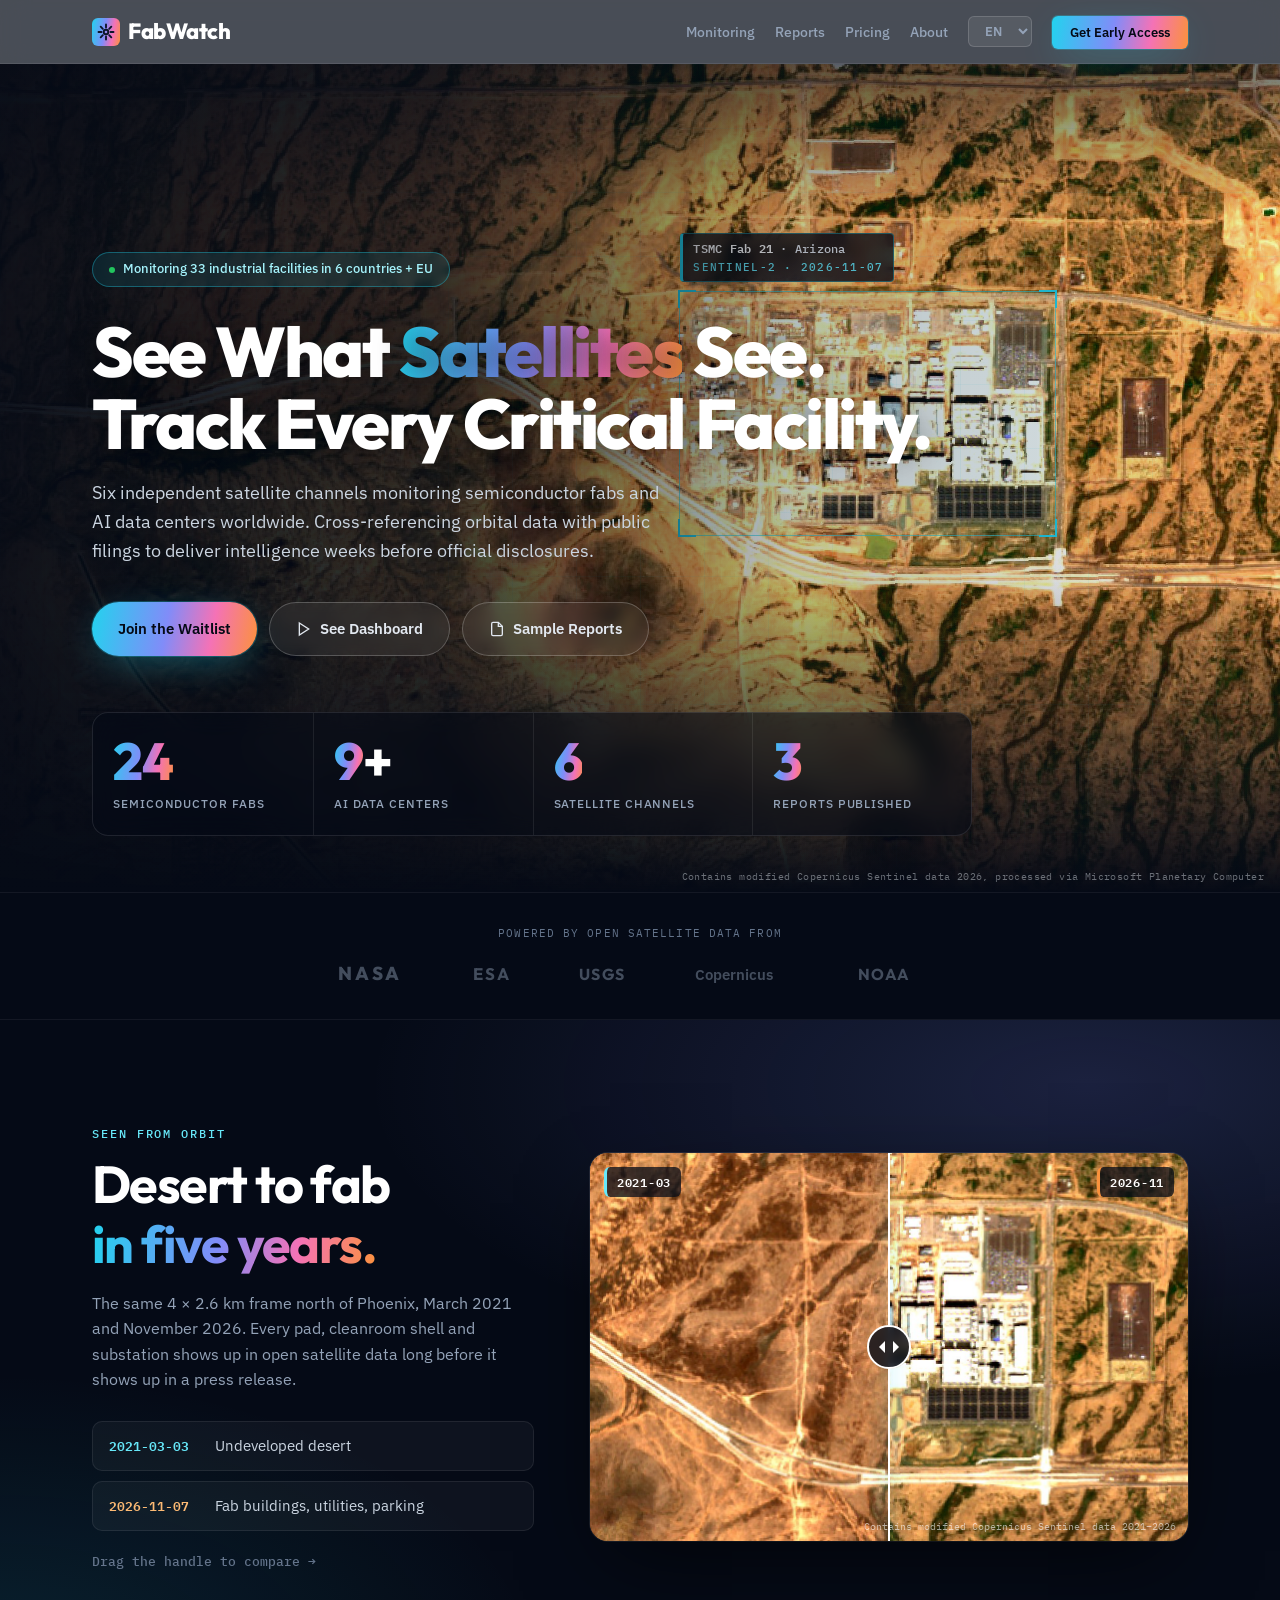
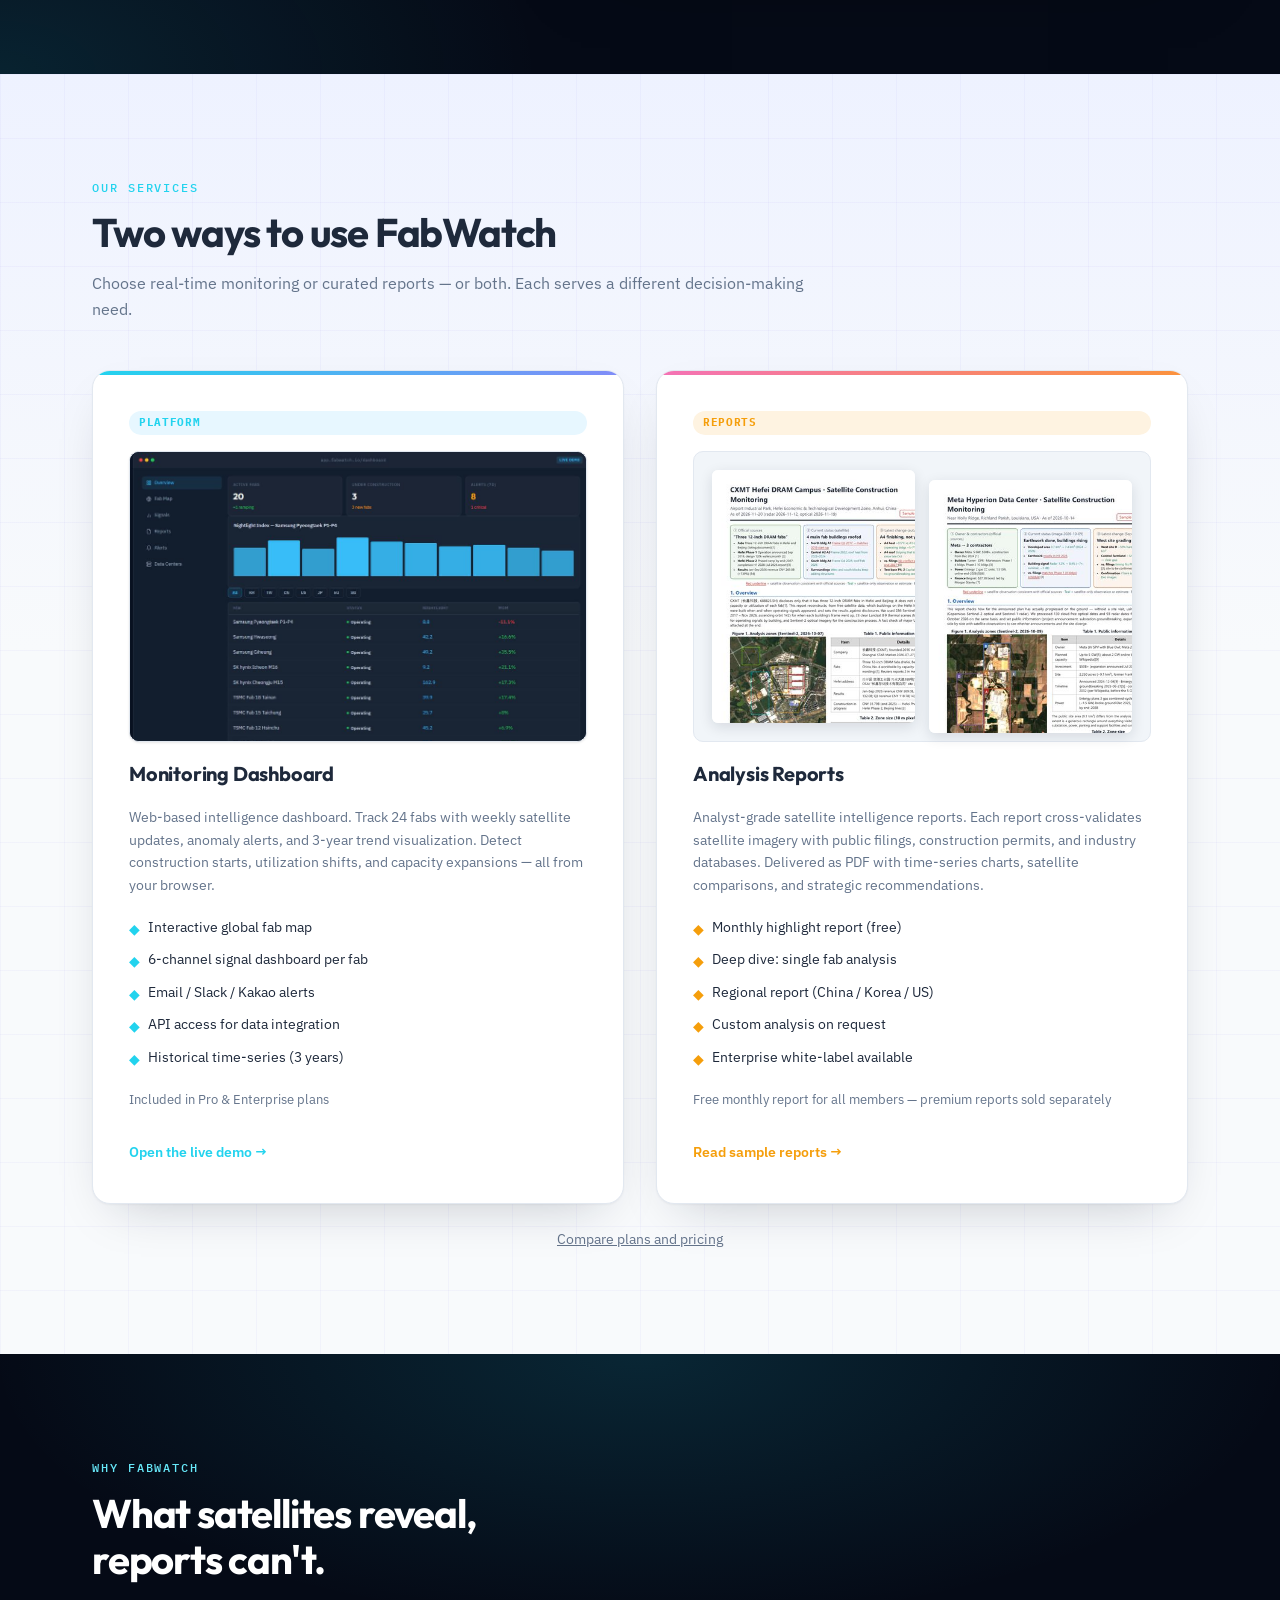
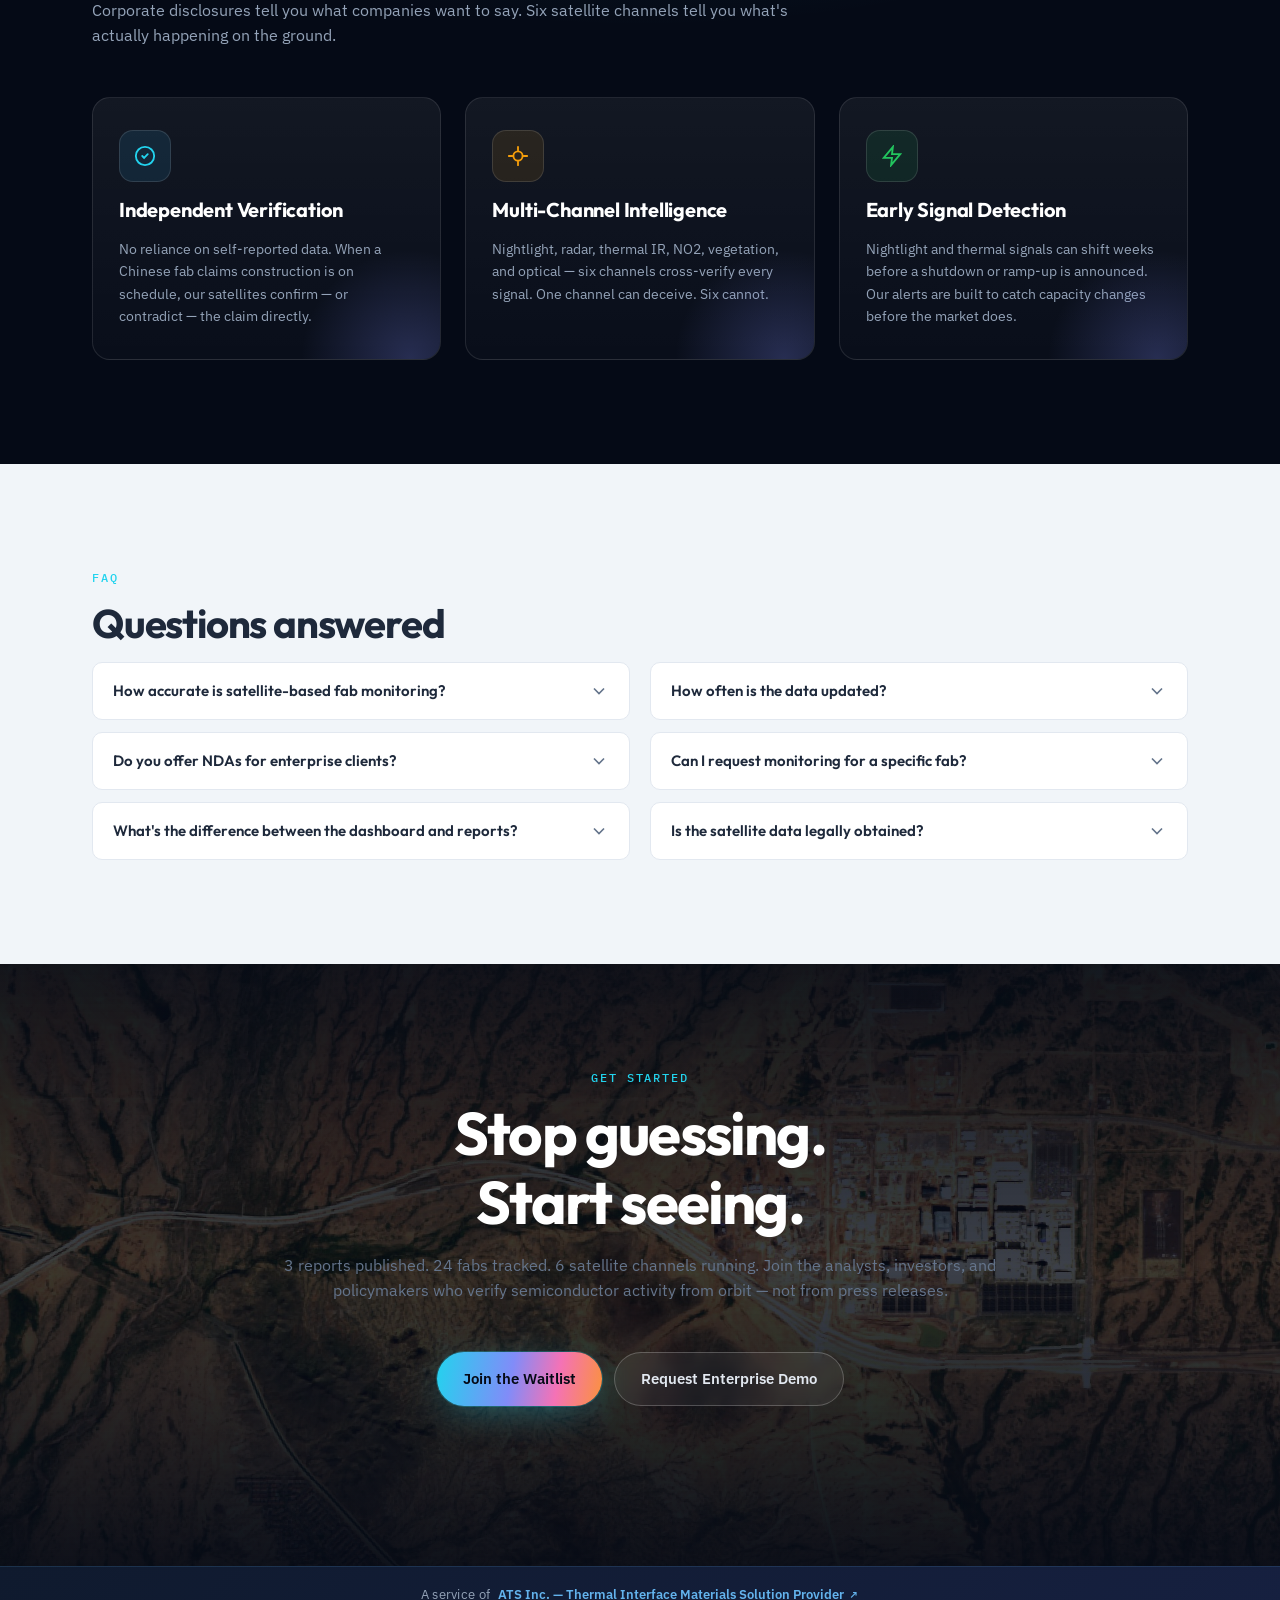
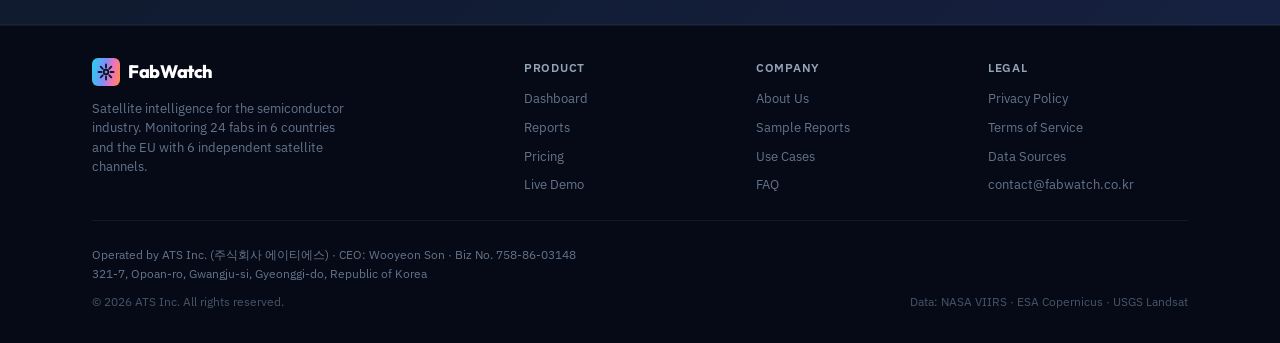
<file: index.html>
<!DOCTYPE html>
<meta charset="utf-8">
<meta name="viewport" content="width=device-width, initial-scale=1">
<!-- Google Analytics (GA4) -->
<script async src="https://www.googletagmanager.com/gtag/js?id=G-8E0SRTKMRB"></script>
<script>window.dataLayer=window.dataLayer||[];function gtag(){dataLayer.push(arguments);}gtag('js',new Date());gtag('config','G-8E0SRTKMRB');</script>
<meta name="robots" content="noindex, nofollow"><!-- 2026-11-20: 문구 검수 끝날 때까지 검색 노출 차단 -->
<title>FabWatch — Satellite Intelligence for Semiconductor Fabs & AI Data Centers</title>
<meta name="description" content="FabWatch monitors 24 semiconductor fabs and 9 AI data centers using 6 satellite channels. Real-time utilization tracking, construction progress, and supply chain intelligence for analysts, investors, and policymakers.">
<meta property="og:title" content="FabWatch — Satellite Intelligence for Semiconductor Fabs & AI Data Centers">
<meta property="og:description" content="Monitor 24 semiconductor fabs and 9 AI data centers with 6 satellite channels. Real-time utilization data, construction tracking, and supply chain intelligence.">
<meta property="og:type" content="website">
<meta property="og:url" content="https://fabwatch.co.kr">
<meta property="og:image" content="https://fabwatch.co.kr/og-image.png">
<meta name="twitter:card" content="summary_large_image">
<meta name="twitter:title" content="FabWatch — Satellite Intelligence for Semiconductor Fabs & AI Data Centers">
<meta name="twitter:description" content="24 fabs + 9 data centers. 6 satellite channels. One dashboard.">
<meta name="twitter:image" content="https://fabwatch.co.kr/og-image.png">
<link rel="canonical" href="https://fabwatch.co.kr">
<meta name="claude:viewport-fit-sides" content="cover">
<link rel="stylesheet" href="https://fonts.googleapis.com/css2?family=Outfit:wght@300;400;500;600;700;800;900&family=IBM+Plex+Sans:wght@300;400;500;600&family=IBM+Plex+Mono:wght@400;500&family=Noto+Sans+KR:wght@300;400;500;600;700;900&family=Noto+Sans+JP:wght@300;400;500;600;700;900&display=swap">
<link rel="stylesheet" href="/assets/site.css?v=cc4ce246">
</head>
<body>

<!-- NAV -->
<nav>
  <div class="inner nav-inner">
    <a href="/" class="logo">
      <span class="logo-icon">
        <svg viewBox="0 0 24 24" fill="none" stroke="#0B1628" stroke-width="2.5" stroke-linecap="round"><circle cx="12" cy="12" r="3"/><path d="M12 2v4M12 18v4M4.93 4.93l2.83 2.83M16.24 16.24l2.83 2.83M2 12h4M18 12h4M4.93 19.07l2.83-2.83M16.24 7.76l2.83-2.83"/></svg>
      </span>
      FabWatch
    </a>
    <ul class="nav-links">
      <li><a href="/monitoring/" class="hide-xs" data-nav="monitoring"><span class="en">Monitoring</span><span class="ko">모니터링</span><span class="ja">モニタリング</span></a></li>
      <li><a href="/reports/" class="hide-xs" data-nav="reports"><span class="en">Reports</span><span class="ko">리포트</span><span class="ja">レポート</span></a></li>
      <li><a href="/pricing/" class="hide-mobile" data-nav="pricing"><span class="en">Pricing</span><span class="ko">요금제</span><span class="ja">料金</span></a></li>
      <li><a href="/about/" class="hide-mobile" data-nav="about"><span class="en">About</span><span class="ko">회사 소개</span><span class="ja">会社概要</span></a></li>
      <li><select class="lang-toggle" onchange="setLang(this.value)" aria-label="Language"><option value="en">EN</option><option value="ko">KO</option><option value="ja">JA</option></select></li>
      <li><a href="#" onclick="openModal();return false;" class="nav-cta"><span class="en">Get Early Access</span><span class="ko">얼리 액세스</span><span class="ja">アーリーアクセス</span></a></li>
      <li class="nav-burger-li"><button type="button" class="nav-burger" aria-label="Menu" aria-expanded="false" aria-controls="navDrawer" onclick="toggleNavMenu()"><svg width="22" height="22" viewBox="0 0 24 24" fill="none" stroke="currentColor" stroke-width="2" stroke-linecap="round"><line x1="4" y1="7" x2="20" y2="7"/><line x1="4" y1="12" x2="20" y2="12"/><line x1="4" y1="17" x2="20" y2="17"/></svg></button></li>
    </ul>
  </div>
  <div class="nav-drawer" id="navDrawer">
    <a href="/monitoring/" data-nav="monitoring"><span class="en">Monitoring Dashboard</span><span class="ko">모니터링 대시보드</span><span class="ja">モニタリング・ダッシュボード</span></a>
    <a href="/reports/" data-nav="reports"><span class="en">Sample Reports</span><span class="ko">샘플 리포트</span><span class="ja">サンプルレポート</span></a>
    <a href="/pricing/" data-nav="pricing"><span class="en">Pricing</span><span class="ko">요금제</span><span class="ja">料金</span></a>
    <a href="/about/" data-nav="about"><span class="en">About</span><span class="ko">회사 소개</span><span class="ja">会社概要</span></a>
    <a href="#" onclick="toggleNavMenu(false);openModal();return false;" class="nav-drawer-cta"><span class="en">Join the Waitlist</span><span class="ko">대기 등록하기</span><span class="ja">ウェイトリストに登録</span></a>
  </div>
</nav>

<!-- HERO (2026-11-24 redesign: full-bleed Sentinel-2 scene) -->
<section class="hero hero-sat">
  <div class="hero-media" aria-hidden="true">
    <img src="/assets/img/sat/hero-arizona-2026-11.jpg" alt="" width="1920" height="1080" fetchpriority="high">
    <div class="hero-scan"></div>
    <div class="hero-target" style="left:59.2%;top:27.4%;width:25.6%;height:29.6%;">
      <i class="c tl"></i><i class="c tr"></i><i class="c bl"></i><i class="c br"></i>
      <div class="hero-target-tag">
        <b>TSMC Fab 21</b> · Arizona<br>
        <span>SENTINEL-2 · 2026-11-07</span>
      </div>
    </div>
  </div>
  <div class="hero-shade" aria-hidden="true"></div>

  <div class="inner">
    <div class="hero-badge">
      <span class="dot"></span>
      <span class="en">Monitoring 33 industrial facilities in 6 countries + EU</span>
      <span class="ko">6개국+EU 33개 첨단산업 시설 모니터링 중</span><span class="ja">6か国＋EUの先端産業施設33か所をモニタリング中</span>
    </div>
    <h1>
      <span class="en">See What <span class="accent-word">Satellites</span> See.<br>Track Every Critical Facility.</span>
      <span class="ko"><span class="accent-word">위성</span>이 포착한 진실,<br>공시보다 빠르게.</span><span class="ja"><span class="accent-word">衛星</span>が捉えた事実を、<br>開示よりも早く。</span>
    </h1>
    <p class="hero-sub">
      <span class="en">Six independent satellite channels monitoring semiconductor fabs and AI data centers worldwide. Cross-referencing orbital data with public filings to deliver intelligence weeks before official disclosures.</span>
      <span class="ko">6개 독립 위성 채널로 전 세계 반도체 팹과 AI 데이터센터를 추적합니다. 궤도 데이터와 공시 자료를 교차 검증하여 공식 발표 수주 전에 인사이트를 제공합니다.</span><span class="ja">6つの独立した衛星チャネルで、世界の半導体ファブとAIデータセンターを追跡。軌道データと開示資料をクロスチェックし、公式発表の数週間前にインサイトを提供します。</span>
    </p>
    <div class="hero-actions">
      <a href="#" onclick="openModal();return false;" class="btn btn-primary">
        <span class="en">Join the Waitlist</span>
        <span class="ko">대기 등록하기</span><span class="ja">ウェイトリストに登録</span>
      </a>
      <a href="/monitoring/" class="btn btn-outline">
        <svg width="16" height="16" viewBox="0 0 24 24" fill="none" stroke="currentColor" stroke-width="2"><polygon points="5 3 19 12 5 21 5 3"/></svg>
        <span class="en">See Dashboard</span>
        <span class="ko">대시보드 보기</span><span class="ja">ダッシュボードを見る</span>
      </a>
      <a href="/reports/" class="btn btn-outline">
        <svg width="16" height="16" viewBox="0 0 24 24" fill="none" stroke="currentColor" stroke-width="2"><path d="M14 2H6a2 2 0 0 0-2 2v16a2 2 0 0 0 2 2h12a2 2 0 0 0 2-2V8z"/><polyline points="14 2 14 8 20 8"/></svg>
        <span class="en">Sample Reports</span><span class="ko">샘플 리포트 보기</span><span class="ja">サンプルレポートを見る</span>
      </a>
    </div>
    <div class="stats-bar">
      <div class="stat">
        <div class="stat-num"><span class="highlight" data-count="24">24</span></div>
        <div class="stat-label"><span class="en">Semiconductor Fabs</span><span class="ko">반도체 팹</span><span class="ja">半導体ファブ</span></div>
      </div>
      <div class="stat">
        <div class="stat-num"><span class="highlight" data-count="9">9</span>+</div>
        <div class="stat-label"><span class="en">AI Data Centers</span><span class="ko">AI 데이터센터</span><span class="ja">AIデータセンター</span></div>
      </div>
      <div class="stat">
        <div class="stat-num"><span class="highlight" data-count="6">6</span></div>
        <div class="stat-label"><span class="en">Satellite Channels</span><span class="ko">위성 채널</span><span class="ja">衛星チャネル</span></div>
      </div>
      <div class="stat">
        <div class="stat-num"><span class="highlight" data-count="3">3</span></div>
        <div class="stat-label"><span class="en">Reports Published</span><span class="ko">발행 리포트</span><span class="ja">発行レポート</span></div>
      </div>
    </div>
  </div>
  <div class="hero-credit">Contains modified Copernicus Sentinel data 2026, processed via Microsoft Planetary Computer</div>
</section>

<!-- DATA SOURCE TRUST STRIP -->
<section class="trust-strip">
  <div class="inner">
    <div class="trust-label"><span class="en">Powered by open satellite data from</span><span class="ko">공개 위성 데이터 기반</span><span class="ja">オープン衛星データを活用</span></div>
    <div class="trust-logos">
      <!-- NASA -->
      <svg viewBox="0 0 110 30" fill="var(--fg)"><text x="0" y="22" font-family="var(--font-display)" font-weight="800" font-size="20" letter-spacing="3">NASA</text></svg>
      <!-- ESA -->
      <svg viewBox="0 0 80 30" fill="var(--fg)"><text x="0" y="22" font-family="var(--font-display)" font-weight="700" font-size="18" letter-spacing="2">ESA</text></svg>
      <!-- USGS -->
      <svg viewBox="0 0 90 30" fill="var(--fg)"><text x="0" y="22" font-family="var(--font-display)" font-weight="700" font-size="17" letter-spacing="1.5">USGS</text></svg>
      <!-- Copernicus -->
      <svg viewBox="0 0 140 30" fill="var(--fg)"><text x="0" y="22" font-family="var(--font-body)" font-weight="600" font-size="16">Copernicus</text></svg>
      <!-- NOAA -->
      <svg viewBox="0 0 90 30" fill="var(--fg)"><text x="0" y="22" font-family="var(--font-display)" font-weight="700" font-size="17" letter-spacing="1.5">NOAA</text></svg>
    </div>
  </div>
</section>

<!-- PROOF: BEFORE / AFTER (2026-11-24) -->
<section class="proof section">
  <div class="inner proof-grid">
    <div class="proof-copy">
      <div class="section-label"><span class="en">Seen from orbit</span><span class="ko">궤도에서 본 변화</span><span class="ja">軌道から見た変化</span></div>
      <h2 class="section-title reveal">
        <span class="en">Desert to fab<br><span class="grad-text">in five years.</span></span>
        <span class="ko">사막이 팹이 되기까지,<br><span class="grad-text">5년의 기록.</span></span>
        <span class="ja">砂漠がファブになるまで、<br><span class="grad-text">5年の記録。</span></span>
      </h2>
      <p class="section-desc">
        <span class="en">The same 4 × 2.6 km frame north of Phoenix, March 2021 and November 2026. Every pad, cleanroom shell and substation shows up in open satellite data long before it shows up in a press release.</span>
        <span class="ko">피닉스 북쪽 같은 4 × 2.6km 구역을 2021년 3월과 2026년 11월에 찍은 영상입니다. 부지 정지, 클린룸 건물, 변전소는 보도자료보다 먼저 공개 위성 영상에 나타납니다.</span>
        <span class="ja">フェニックス北部の同じ4 × 2.6 km範囲を、2021年3月と2026年11月に撮影した画像です。造成、クリーンルーム棟、変電所は、プレスリリースより先に公開衛星データに現れます。</span>
      </p>
      <ul class="proof-facts">
        <li><b>2021-03-03</b><span class="en">Undeveloped desert</span><span class="ko">개발 전 사막</span><span class="ja">未開発の砂漠</span></li>
        <li><b>2026-11-07</b><span class="en">Fab buildings, utilities, parking</span><span class="ko">팹 건물·설비·주차장</span><span class="ja">ファブ棟・設備・駐車場</span></li>
      </ul>
      <p class="proof-hint"><span class="en">Drag the handle to compare →</span><span class="ko">손잡이를 밀어 비교해 보세요 →</span><span class="ja">ハンドルをドラッグして比較 →</span></p>
    </div>
    <figure class="ba" data-ba>
      <img src="/assets/img/sat/arizona-2026-11.jpg" alt="TSMC Arizona site, Sentinel-2, 2026-11-07" width="1200" height="780" loading="lazy">
      <div class="ba-before"><img src="/assets/img/sat/arizona-2021-03.jpg" alt="Same site, Sentinel-2, 2021-03-03" width="1200" height="780" loading="lazy"></div>
      <span class="ba-tag ba-tag-l">2021-03</span><span class="ba-tag ba-tag-r">2026-11</span>
      <div class="ba-handle" aria-hidden="true"><span></span></div>
      <input class="ba-range" type="range" min="0" max="100" value="50" aria-label="Before / after">
      <figcaption>Contains modified Copernicus Sentinel data 2021–2026</figcaption>
    </figure>
  </div>
</section>

<!-- SERVICE OVERVIEW: 모니터링 vs 리포트 -->
<section class="svc-overview section" id="services">
  <div class="inner">
    <div class="section-label"><span class="en">Our Services</span><span class="ko">서비스 구성</span><span class="ja">サービス構成</span></div>
    <h2 class="section-title reveal">
      <span class="en">Two ways to use FabWatch</span>
      <span class="ko">FabWatch를 활용하는 두 가지 방법</span><span class="ja">FabWatchの2つの使い方</span>
    </h2>
    <p class="section-desc">
      <span class="en">Choose real-time monitoring or curated reports — or both. Each serves a different decision-making need.</span>
      <span class="ko">실시간 모니터링과 전문 리포트 중 선택하세요. 각각 다른 의사결정 니즈에 맞춰 설계되었습니다.</span><span class="ja">リアルタイムのモニタリングと専門レポートからお選びください。それぞれ異なる意思決定ニーズに合わせて設計されています。</span>
    </p>
    <div class="svc-grid">
      <!-- 모니터링 플랫폼 -->
      <div class="svc-card svc-monitor">
        <span class="svc-card-badge"><span class="en">PLATFORM</span><span class="ko">플랫폼</span><span class="ja">プラットフォーム</span></span>
        <a href="/monitoring/" class="svc-shot" aria-label="Monitoring dashboard demo"><img class="en" src="/assets/img/dashboard-en.jpg" alt="FabWatch dashboard" loading="lazy" width="960" height="611"><img class="ko" src="/assets/img/dashboard-ko.jpg" alt="FabWatch dashboard" loading="lazy" width="960" height="611"><img class="ja" src="/assets/img/dashboard-ja.jpg" alt="FabWatch dashboard" loading="lazy" width="960" height="611"></a>
        <h3><span class="en">Monitoring Dashboard</span><span class="ko">모니터링 대시보드</span><span class="ja">モニタリング・ダッシュボード</span></h3>
        <p class="svc-desc">
          <span class="en">Web-based intelligence dashboard. Track 24 fabs with weekly satellite updates, anomaly alerts, and 3-year trend visualization. Detect construction starts, utilization shifts, and capacity expansions — all from your browser.</span>
          <span class="ko">웹 기반 인텔리전스 대시보드. 24개 팹을 주간 위성 업데이트, 이상 감지 알림, 3년치 트렌드 시각화로 추적합니다. 착공, 가동률 변동, 증설을 브라우저에서 한눈에 파악하세요.</span><span class="ja">Webベースのインテリジェンス・ダッシュボード。24のファブを、週次の衛星更新、異常検知アラート、3年分のトレンド可視化で追跡します。着工、稼働率の変動、増設をブラウザで一目で把握できます。</span>
        </p>
        <ul class="svc-features">
          <li><span class="ico" style="color:var(--accent);">&#9670;</span> <span class="en">Interactive global fab map</span><span class="ko">인터랙티브 글로벌 팹 지도</span><span class="ja">インタラクティブな世界ファブマップ</span></li>
          <li><span class="ico" style="color:var(--accent);">&#9670;</span> <span class="en">6-channel signal dashboard per fab</span><span class="ko">팹별 6채널 신호 대시보드</span><span class="ja">ファブごとの6チャネル・シグナルダッシュボード</span></li>
          <li><span class="ico" style="color:var(--accent);">&#9670;</span> <span class="en">Email / Slack / Kakao alerts</span><span class="ko">이메일 / Slack / 카카오톡 알림</span><span class="ja">メール／Slack／カカオトークのアラート</span></li>
          <li><span class="ico" style="color:var(--accent);">&#9670;</span> <span class="en">API access for data integration</span><span class="ko">데이터 연동 API 제공</span><span class="ja">データ連携用API</span></li>
          <li><span class="ico" style="color:var(--accent);">&#9670;</span> <span class="en">Historical time-series (3 years)</span><span class="ko">과거 시계열 데이터 (3년분)</span><span class="ja">過去の時系列データ（3年分）</span></li>
        </ul>
        <div style="font-size:13px;color:var(--fg-muted);margin-top:4px;">
          <span class="en">Included in Pro &amp; Enterprise plans</span>
          <span class="ko">Pro / Enterprise 요금제에 포함</span><span class="ja">Pro／Enterpriseプランに含まれます</span>
        </div>
        <a href="/monitoring/" style="display:inline-flex;align-items:center;gap:6px;margin-top:14px;font-size:14px;font-weight:600;color:var(--accent);text-decoration:none;"><span class="en">Open the live demo →</span><span class="ko">대시보드 데모 보기 →</span><span class="ja">ダッシュボードのデモを見る →</span></a>
      </div>
      <!-- 리포트 서비스 -->
      <div class="svc-card svc-report">
        <span class="svc-card-badge"><span class="en">REPORTS</span><span class="ko">리포트</span><span class="ja">レポート</span></span>
        <a href="/reports/" class="svc-covers" aria-label="Sample reports"><span class="svc-cover"><img class="en" src="/assets/img/cover-cxmt-hefei-en.jpg" alt="sample report" loading="lazy" width="420" height="420"><img class="ko" src="/assets/img/cover-cxmt-hefei-ko.jpg" alt="sample report" loading="lazy" width="420" height="420"><img class="ja" src="/assets/img/cover-cxmt-hefei-ja.jpg" alt="sample report" loading="lazy" width="420" height="420"></span><span class="svc-cover"><img class="en" src="/assets/img/cover-meta-hyperion-en.jpg" alt="sample report" loading="lazy" width="420" height="420"><img class="ko" src="/assets/img/cover-meta-hyperion-ko.jpg" alt="sample report" loading="lazy" width="420" height="420"><img class="ja" src="/assets/img/cover-meta-hyperion-ja.jpg" alt="sample report" loading="lazy" width="420" height="420"></span></a>
        <h3><span class="en">Analysis Reports</span><span class="ko">분석 리포트</span><span class="ja">分析レポート</span></h3>
        <p class="svc-desc">
          <span class="en">Analyst-grade satellite intelligence reports. Each report cross-validates satellite imagery with public filings, construction permits, and industry databases. Delivered as PDF with time-series charts, satellite comparisons, and strategic recommendations.</span>
          <span class="ko">애널리스트급 위성 인텔리전스 리포트. 위성 영상을 공시 자료, 건축 허가, 산업 데이터베이스와 교차 검증합니다. 시계열 차트, 위성 비교 영상, 전략적 제언을 담은 PDF로 제공합니다.</span><span class="ja">アナリスト水準の衛星インテリジェンス・レポート。衛星画像を開示資料、建築許可、業界データベースとクロスチェックします。時系列チャート、衛星比較画像、戦略的提言をまとめたPDFでお届けします。</span>
        </p>
        <ul class="svc-features">
          <li><span class="ico" style="color:var(--accent-warm);">&#9670;</span> <span class="en">Monthly highlight report (free)</span><span class="ko">월간 하이라이트 리포트 (무료)</span><span class="ja">月次ハイライトレポート（無料）</span></li>
          <li><span class="ico" style="color:var(--accent-warm);">&#9670;</span> <span class="en">Deep dive: single fab analysis</span><span class="ko">심층 분석: 개별 팹 리포트</span><span class="ja">詳細分析：個別ファブレポート</span></li>
          <li><span class="ico" style="color:var(--accent-warm);">&#9670;</span> <span class="en">Regional report (China / Korea / US)</span><span class="ko">지역 리포트 (중국 / 한국 / 미국)</span><span class="ja">地域レポート（中国／韓国／米国）</span></li>
          <li><span class="ico" style="color:var(--accent-warm);">&#9670;</span> <span class="en">Custom analysis on request</span><span class="ko">맞춤형 분석 의뢰 가능</span><span class="ja">カスタム分析のご依頼に対応</span></li>
          <li><span class="ico" style="color:var(--accent-warm);">&#9670;</span> <span class="en">Enterprise white-label available</span><span class="ko">기업 화이트라벨 리포트 제공</span><span class="ja">企業向けホワイトラベル提供</span></li>
        </ul>
        <div style="font-size:13px;color:var(--fg-muted);margin-top:4px;">
          <span class="en">Free monthly report for all members — premium reports sold separately</span>
          <span class="ko">월간 무료 리포트 전원 제공 — 프리미엄 리포트 별도 구매</span><span class="ja">月次無料レポートを全会員に提供 — プレミアムレポートは別途販売</span>
        </div>
        <a href="/reports/" style="display:inline-flex;align-items:center;gap:6px;margin-top:14px;font-size:14px;font-weight:600;color:var(--accent-warm);text-decoration:none;"><span class="en">Read sample reports →</span><span class="ko">샘플 리포트 보기 →</span><span class="ja">サンプルレポートを読む →</span></a>
      </div>
    </div>
    <p style="text-align:center;margin-top:24px;font-size:14px;"><a href="/pricing/" style="color:var(--fg-muted);"><span class="en">Compare plans and pricing</span><span class="ko">요금제 비교 보기</span><span class="ja">料金プランを比較する</span></a></p>
  </div>
</section>

<!-- VALUE PROPOSITIONS -->
<section class="values section">
  <div class="inner">
    <div class="section-label"><span class="en">Why FabWatch</span><span class="ko">왜 FabWatch인가</span><span class="ja">FabWatchを選ぶ理由</span></div>
    <h2 class="section-title reveal">
      <span class="en">What satellites reveal,<br>reports can't.</span>
      <span class="ko">위성이 밝히는 진실,<br>보고서로는 알 수 없습니다.</span><span class="ja">衛星が明かす事実は、<br>レポートには載らない。</span>
    </h2>
    <p class="section-desc">
      <span class="en">Corporate disclosures tell you what companies want to say. Six satellite channels tell you what's actually happening on the ground.</span>
      <span class="ko">기업 공시는 기업이 말하고 싶은 것만 알려줍니다. 6개 위성 채널은 현장에서 실제로 일어나는 일을 보여줍니다.</span><span class="ja">企業開示は、企業が伝えたいことしか語りません。6つの衛星チャネルは、現場で実際に起きていることを示します。</span>
    </p>
    <div class="value-grid">
      <div class="value-card">
        <div class="value-icon" style="background: rgba(56,189,248,0.1);">
          <svg viewBox="0 0 24 24" fill="none" stroke="var(--accent)" stroke-width="2" stroke-linecap="round"><path d="M9 12l2 2 4-4"/><circle cx="12" cy="12" r="10"/></svg>
        </div>
        <h3><span class="en">Independent Verification</span><span class="ko">독립적 검증</span><span class="ja">独立した検証</span></h3>
        <p>
          <span class="en">No reliance on self-reported data. When a Chinese fab claims construction is on schedule, our satellites confirm — or contradict — the claim directly.</span>
          <span class="ko">자체 보고 데이터에 의존하지 않습니다. 중국 팹이 일정대로 건설 중이라고 발표할 때, 우리 위성이 직접 확인하거나 반박합니다.</span><span class="ja">自己申告データには頼りません。中国のファブが「建設は予定どおり」と発表したとき、私たちの衛星がそれを直接裏付け、あるいは否定します。</span>
        </p>
      </div>
      <div class="value-card">
        <div class="value-icon" style="background: rgba(245,158,11,0.1);">
          <svg viewBox="0 0 24 24" fill="none" stroke="var(--accent-warm)" stroke-width="2" stroke-linecap="round"><path d="M2 12h4M18 12h4M12 2v4M12 18v4"/><circle cx="12" cy="12" r="5"/></svg>
        </div>
        <h3><span class="en">Multi-Channel Intelligence</span><span class="ko">다중 채널 인텔리전스</span><span class="ja">マルチチャネル・インテリジェンス</span></h3>
        <p>
          <span class="en">Nightlight, radar, thermal IR, NO2, vegetation, and optical — six channels cross-verify every signal. One channel can deceive. Six cannot.</span>
          <span class="ko">야간조명, 레이더, 열적외선, NO2, 식생, 광학 — 6개 채널이 모든 신호를 교차 검증합니다. 하나는 속일 수 있어도, 여섯은 속일 수 없습니다.</span><span class="ja">夜間光、レーダー、熱赤外、NO2、植生、光学 — 6つのチャネルがすべてのシグナルをクロスチェックします。1つはごまかせても、6つはごまかせません。</span>
        </p>
      </div>
      <div class="value-card">
        <div class="value-icon" style="background: rgba(34,197,94,0.1);">
          <svg viewBox="0 0 24 24" fill="none" stroke="var(--accent-green)" stroke-width="2" stroke-linecap="round"><path d="M13 2L3 14h9l-1 8 10-12h-9l1-8z"/></svg>
        </div>
        <h3><span class="en">Early Signal Detection</span><span class="ko">조기 신호 감지</span><span class="ja">早期シグナル検知</span></h3>
        <p>
          <span class="en">Nightlight and thermal signals can shift weeks before a shutdown or ramp-up is announced. Our alerts are built to catch capacity changes before the market does.</span>
          <span class="ko">야간조명과 열 신호는 셧다운이나 램프업 발표보다 몇 주 먼저 변할 수 있습니다. FabWatch 알림은 시장보다 먼저 생산능력 변화를 포착하도록 설계되었습니다.</span><span class="ja">夜間光や熱のシグナルは、停止やランプアップの発表より数週間早く変化することがあります。FabWatchのアラートは、市場より先に生産能力の変化を捉えるよう設計されています。</span>
        </p>
      </div>
    </div>
  </div>
</section>

<!-- FAQ -->
<section class="faq section" id="faq">
  <div class="inner">
    <div class="section-label"><span class="en">FAQ</span><span class="ko">자주 묻는 질문</span><span class="ja">よくある質問</span></div>
    <h2 class="section-title reveal">
      <span class="en">Questions answered</span>
      <span class="ko">궁금하신 점</span><span class="ja">ご質問への回答</span>
    </h2>
    <div class="faq-list">
      <div class="faq-item reveal">
        <button class="faq-q" onclick="toggleFaq(this)">
          <span><span class="en">How accurate is satellite-based fab monitoring?</span><span class="ko">위성 기반 팹 모니터링의 정확도는 어느 정도인가요?</span><span class="ja">衛星によるファブモニタリングの精度はどの程度ですか？</span></span>
          <svg class="faq-chevron" viewBox="0 0 24 24" fill="none" stroke="currentColor" stroke-width="2"><path d="M6 9l6 6 6-6"/></svg>
        </button>
        <div class="faq-a"><div class="faq-a-inner">
          <span class="en">We validate our VIIRS nightlight index against fab utilization figures published by industry trackers such as TrendForce, and cross-check every signal with SAR, thermal IR, and NO2 data. Fab-by-fab validation results will be published at launch; accuracy improves as the historical baseline grows.</span>
          <span class="ko">FabWatch는 VIIRS 야간조명 지수를 TrendForce 등 산업 트래커가 발표하는 팹 가동률 자료와 대조해 검증하고, 모든 신호를 SAR·열적외선·NO2 데이터로 교차 확인합니다. 팹별 검증 결과는 출시와 함께 공개할 예정이며, 과거 기준 데이터가 쌓일수록 정확도가 높아집니다.</span><span class="ja">FabWatchはVIIRS夜間光指数を、TrendForceなどの業界トラッカーが発表するファブ稼働率と照合して検証し、すべてのシグナルをSAR・熱赤外・NO2データでクロスチェックしています。ファブごとの検証結果はリリース時に公開する予定で、過去の基準データが蓄積されるほど精度が高まります。</span>
        </div></div>
      </div>
      <div class="faq-item reveal">
        <button class="faq-q" onclick="toggleFaq(this)">
          <span><span class="en">How often is the data updated?</span><span class="ko">데이터 업데이트 주기는 어떻게 되나요?</span><span class="ja">データの更新頻度は？</span></span>
          <svg class="faq-chevron" viewBox="0 0 24 24" fill="none" stroke="currentColor" stroke-width="2"><path d="M6 9l6 6 6-6"/></svg>
        </button>
        <div class="faq-a"><div class="faq-a-inner">
          <span class="en">VIIRS nightlight data updates daily. Sentinel-1 SAR revisits every 6-12 days. Sentinel-2 optical every 5 days (weather permitting). We aggregate these into a composite score updated at least twice weekly for each fab.</span>
          <span class="ko">VIIRS 야간조명은 매일, Sentinel-1 SAR은 6~12일, Sentinel-2 광학은 5일 주기로 갱신됩니다. 이를 종합하여 각 팹별 복합 점수를 주 2회 이상 업데이트합니다.</span><span class="ja">VIIRS夜間光は毎日、Sentinel-1 SARは6〜12日、Sentinel-2光学は5日周期（天候による）で更新されます。これらを統合し、各ファブの複合スコアを週2回以上更新します。</span>
        </div></div>
      </div>
      <div class="faq-item reveal">
        <button class="faq-q" onclick="toggleFaq(this)">
          <span><span class="en">Do you offer NDAs for enterprise clients?</span><span class="ko">기업 고객에게 NDA 제공이 가능한가요?</span><span class="ja">法人のお客様とNDAを締結できますか？</span></span>
          <svg class="faq-chevron" viewBox="0 0 24 24" fill="none" stroke="currentColor" stroke-width="2"><path d="M6 9l6 6 6-6"/></svg>
        </button>
        <div class="faq-a"><div class="faq-a-inner">
          <span class="en">Yes. Enterprise plans include a bilateral NDA, custom SLA, and data handling agreements. Specific compliance requirements can be discussed with our enterprise team.</span>
          <span class="ko">네, Enterprise 요금제에는 쌍방 NDA, 맞춤 SLA, 데이터 취급 계약이 포함됩니다. 특정 컴플라이언스 요구사항은 기업 영업팀과 협의해 주세요.</span><span class="ja">はい。Enterpriseプランには相互NDA、カスタムSLA、データ取扱契約が含まれます。特定のコンプライアンス要件については、法人営業チームにご相談ください。</span>
        </div></div>
      </div>
      <div class="faq-item reveal">
        <button class="faq-q" onclick="toggleFaq(this)">
          <span><span class="en">Can I request monitoring for a specific fab?</span><span class="ko">특정 팹 모니터링을 요청할 수 있나요?</span><span class="ja">特定のファブのモニタリングを依頼できますか？</span></span>
          <svg class="faq-chevron" viewBox="0 0 24 24" fill="none" stroke="currentColor" stroke-width="2"><path d="M6 9l6 6 6-6"/></svg>
        </button>
        <div class="faq-a"><div class="faq-a-inner">
          <span class="en">Absolutely. Pro users can request up to 5 custom fabs, and Enterprise users get unlimited custom monitoring targets. New fabs come with historical baseline data from public satellite archives.</span>
          <span class="ko">물론입니다. Pro 사용자는 최대 5개, Enterprise 사용자는 무제한 맞춤 팹 요청이 가능합니다. 신규 팹에는 공개 위성 아카이브의 과거 기준 데이터가 함께 제공됩니다.</span><span class="ja">もちろんです。Proユーザーは最大5か所、Enterpriseユーザーは無制限にカスタムファブを依頼できます。新しいファブには、公開衛星アーカイブの過去の基準データが付きます。</span>
        </div></div>
      </div>
      <div class="faq-item reveal">
        <button class="faq-q" onclick="toggleFaq(this)">
          <span><span class="en">What's the difference between the dashboard and reports?</span><span class="ko">대시보드와 리포트의 차이는 무엇인가요?</span><span class="ja">ダッシュボードとレポートの違いは何ですか？</span></span>
          <svg class="faq-chevron" viewBox="0 0 24 24" fill="none" stroke="currentColor" stroke-width="2"><path d="M6 9l6 6 6-6"/></svg>
        </button>
        <div class="faq-a"><div class="faq-a-inner">
          <span class="en">The dashboard is a real-time SaaS platform — you log in and see live data, charts, and alerts for all 24 fabs. Reports are curated PDF/slide analyses written by our team: deep dives on specific fabs, countries, or market events. Pro includes both; Free gets the monthly highlight report and open data.</span>
          <span class="ko">대시보드는 실시간 SaaS 플랫폼입니다 — 로그인하면 24개 팹의 라이브 데이터, 차트, 알림을 볼 수 있습니다. 리포트는 FabWatch 팀이 작성하는 PDF/슬라이드 형태의 심층 분석입니다. Pro는 둘 다 포함하며, Free는 제한된 대시보드 접근과 샘플 리포트를 제공합니다.</span><span class="ja">ダッシュボードはリアルタイムのSaaSプラットフォームです — ログインすると24ファブのライブデータ、チャート、アラートを確認できます。レポートはFabWatchチームが作成するPDF／スライド形式の詳細分析です。Proには両方が含まれ、Freeでは限定的なダッシュボードアクセスとサンプルレポートを提供します。</span>
        </div></div>
      </div>
      <div class="faq-item reveal">
        <button class="faq-q" onclick="toggleFaq(this)">
          <span><span class="en">Is the satellite data legally obtained?</span><span class="ko">위성 데이터는 합법적으로 수집되나요?</span><span class="ja">衛星データは合法的に取得されていますか？</span></span>
          <svg class="faq-chevron" viewBox="0 0 24 24" fill="none" stroke="currentColor" stroke-width="2"><path d="M6 9l6 6 6-6"/></svg>
        </button>
        <div class="faq-a"><div class="faq-a-inner">
          <span class="en">100%. All data comes from publicly available satellite programs: NASA VIIRS, ESA Copernicus (Sentinel-1/2/5P), and USGS Landsat. These are open-access, government-operated Earth observation programs designed for environmental and commercial monitoring.</span>
          <span class="ko">100% 합법입니다. 모든 데이터는 공개 위성 프로그램에서 수집됩니다: NASA VIIRS, ESA 코페르니쿠스(Sentinel-1/2/5P), USGS 랜드샛. 이들은 환경 및 상업적 모니터링을 위해 설계된 정부 운영 공개 지구관측 프로그램입니다.</span><span class="ja">100%合法です。すべてのデータは公開衛星プログラムから取得しています：NASA VIIRS、ESAコペルニクス（Sentinel-1/2/5P）、USGSランドサット。これらは環境・商業モニタリングのために設計された、政府運営のオープンな地球観測プログラムです。</span>
        </div></div>
      </div>
    </div>
  </div>
</section>

<!-- FINAL CTA -->
<section class="final-cta section" id="cta">
  <!-- Earth glow -->
  <svg class="cta-earth" viewBox="0 0 300 300" xmlns="http://www.w3.org/2000/svg">
    <circle cx="150" cy="150" r="120" fill="url(#ctaEarth)"/>
    <ellipse cx="120" cy="120" rx="40" ry="30" fill="rgba(34,197,94,0.2)" transform="rotate(-10 120 120)"/>
    <ellipse cx="170" cy="160" rx="35" ry="45" fill="rgba(34,197,94,0.15)" transform="rotate(15 170 160)"/>
    <circle cx="150" cy="150" r="125" stroke="rgba(56,189,248,0.2)" stroke-width="4"/>
    <circle cx="150" cy="150" r="135" stroke="rgba(56,189,248,0.08)" stroke-width="3"/>
    <defs>
      <radialGradient id="ctaEarth" cx="35%" cy="35%">
        <stop offset="0%" stop-color="#1E3A5F"/>
        <stop offset="100%" stop-color="#0B1628"/>
      </radialGradient>
    </defs>
  </svg>
  <div class="inner" style="position:relative;z-index:1;">
    <div class="section-label" style="text-align:center;"><span class="en">Get Started</span><span class="ko">시작하기</span><span class="ja">はじめる</span></div>
    <h2 class="section-title reveal">
      <span class="en">Stop guessing.<br>Start seeing.</span>
      <span class="ko">추측을 멈추세요.<br>직접 보세요.</span><span class="ja">推測をやめて、<br>自分の目で確かめよう。</span>
    </h2>
    <p class="section-desc">
      <span class="en">3 reports published. 24 fabs tracked. 6 satellite channels running. Join the analysts, investors, and policymakers who verify semiconductor activity from orbit — not from press releases.</span>
      <span class="ko">3건의 리포트 발행. 24개 팹 추적 중. 6개 위성 채널 가동 중. 보도자료가 아닌 궤도에서 반도체 현장을 검증하는 전문가 대열에 합류하세요.</span><span class="ja">レポート3件発行。24ファブを追跡中。6つの衛星チャネルが稼働中。プレスリリースではなく軌道から半導体の現場を検証する専門家の仲間に加わりましょう。</span>
    </p>
    <div class="hero-actions">
      <a href="#" onclick="openModal();return false;" class="btn btn-primary"><span class="en">Join the Waitlist</span><span class="ko">대기 등록하기</span><span class="ja">ウェイトリストに登録</span></a>
      <a href="#" onclick="openModal();return false;" class="btn btn-outline"><span class="en">Request Enterprise Demo</span><span class="ko">기업 도입 데모 요청</span><span class="ja">法人向けデモを依頼</span></a>
    </div>
  </div>
</section>

<!-- PRIVACY POLICY MODAL -->
<div class="modal-overlay legal-modal" id="privacyModal">
  <div class="modal">
    <button class="modal-close" onclick="closeLegal('privacyModal')">&times;</button>
    <div class="modal-header">
      <div class="modal-logo">
        <span class="logo-icon"><svg viewBox="0 0 24 24" fill="none" stroke="#0B1628" stroke-width="2.5" stroke-linecap="round" width="18" height="18"><circle cx="12" cy="12" r="3"/><path d="M12 2v4M12 18v4M4.93 4.93l2.83 2.83M16.24 16.24l2.83 2.83M2 12h4M18 12h4M4.93 19.07l2.83-2.83M16.24 7.76l2.83-2.83"/></svg></span>
        FabWatch
      </div>
      <p class="modal-subtitle">
        <span class="en">Privacy Policy</span>
        <span class="ko">개인정보처리방침</span><span class="ja">プライバシーポリシー</span>
      </p>
    </div>
    <div class="modal-body">
      <div class="legal-content">
        <div class="effective">
          <span class="en">Effective: November 19, 2026</span>
          <span class="ko">시행일: 2026년 11월 19일</span><span class="ja">施行日：2026年11月19日</span>
        </div>
        <span class="en">
        <h3>1. Data controller</h3>
        <p>FabWatch is operated by ATS Inc. (주식회사 에이티에스), CEO Wooyeon Son, located at 321-7 Opoan-ro, Gwangju-si, Gyeonggi-do, Republic of Korea (Business Registration No. 758-86-03148). For privacy inquiries, contact <a href="mailto:contact@fabwatch.co.kr" style="color:var(--accent);">contact@fabwatch.co.kr</a>.</p>
        <h3>2. Personal information collected</h3>
        <p>We collect only the minimum information necessary to provide our services:</p>
        <ul>
          <li><strong>Account registration:</strong> Name, email address, company name (optional), password (hashed)</li>
          <li><strong>Newsletter subscription:</strong> Email address</li>
          <li><strong>Service usage:</strong> Access logs, IP address, browser type, pages visited</li>
          <li><strong>Cookies:</strong> Session cookies and analytics cookies (Google Analytics)</li>
        </ul>
        <h3>3. Purpose of collection</h3>
        <ul>
          <li>Account creation and authentication</li>
          <li>Delivery of monitoring dashboard and analysis reports</li>
          <li>Sending newsletters and service notifications</li>
          <li>Service improvement through usage analytics</li>
          <li>Customer support and inquiry handling</li>
        </ul>
        <h3>4. Retention and disposal</h3>
        <p>Personal information is retained for the duration of service membership. Upon account deletion, all personal data is permanently destroyed within 30 days, except where retention is required by applicable law (e.g., electronic commerce records: 5 years).</p>
        <h3>5. Third-party disclosure</h3>
        <p>We do not sell, trade, or rent your personal information. Data may be shared with:</p>
        <ul>
          <li><strong>Google Analytics:</strong> Anonymized usage statistics for service improvement</li>
          <li><strong>Payment processors:</strong> Billing information for paid subscriptions (processed by third-party payment gateway; we do not store card details)</li>
        </ul>
        <h3>6. User rights</h3>
        <p>You may at any time: access, correct, or delete your personal information; withdraw consent for data processing; request data portability; or unsubscribe from communications. Contact <a href="mailto:contact@fabwatch.co.kr" style="color:var(--accent);">contact@fabwatch.co.kr</a> or use in-app settings.</p>
        <h3>7. Data security</h3>
        <p>We implement industry-standard security measures including HTTPS encryption, hashed password storage, access control, and regular security audits to protect your information.</p>
        <h3>8. Cookies and tracking</h3>
        <p>FabWatch uses essential cookies for site functionality and Google Analytics (GA4) for anonymous usage statistics. You may disable non-essential cookies through your browser settings. Disabling cookies may limit some features.</p>
        <h3>9. Changes to this policy</h3>
        <p>Material changes will be announced via email or on-site notice at least 7 days before taking effect. Continued use after the effective date constitutes acceptance.</p>
        </span>
        <span class="ko">
        <h3>1. 개인정보처리자</h3>
        <p>FabWatch는 주식회사 에이티에스(ATS, 대표 손우연)가 운영합니다. 소재지: 경기도 광주시 오포안로 321-7, 사업자등록번호: 758-86-03148. 개인정보 관련 문의: <a href="mailto:contact@fabwatch.co.kr" style="color:var(--accent);">contact@fabwatch.co.kr</a></p>
        <h3>2. 수집하는 개인정보</h3>
        <p>서비스 제공에 필요한 최소한의 정보만 수집합니다:</p>
        <ul>
          <li><strong>회원가입:</strong> 이름, 이메일 주소, 회사명(선택), 비밀번호(암호화 저장)</li>
          <li><strong>뉴스레터 구독:</strong> 이메일 주소</li>
          <li><strong>서비스 이용:</strong> 접속 로그, IP 주소, 브라우저 종류, 방문 페이지</li>
          <li><strong>쿠키:</strong> 세션 쿠키 및 분석용 쿠키(Google Analytics)</li>
        </ul>
        <h3>3. 수집 목적</h3>
        <ul>
          <li>계정 생성 및 본인 인증</li>
          <li>모니터링 대시보드 및 분석 리포트 제공</li>
          <li>뉴스레터 및 서비스 알림 발송</li>
          <li>이용 통계를 통한 서비스 개선</li>
          <li>고객 문의 대응</li>
        </ul>
        <h3>4. 보유 및 파기</h3>
        <p>개인정보는 서비스 이용 기간 동안 보유합니다. 회원 탈퇴 시 30일 이내에 모든 개인정보를 영구 삭제합니다. 단, 관계 법령에 따라 보존이 필요한 경우(전자상거래 기록: 5년 등)에는 해당 기간까지 보관합니다.</p>
        <h3>5. 제3자 제공</h3>
        <p>개인정보를 판매·교환·임대하지 않습니다. 다음의 경우에 한해 공유될 수 있습니다:</p>
        <ul>
          <li><strong>Google Analytics:</strong> 익명화된 이용 통계(서비스 개선 목적)</li>
          <li><strong>결제 대행사:</strong> 유료 구독 결제 정보 처리(카드 정보는 당사에 저장하지 않음)</li>
        </ul>
        <h3>6. 이용자의 권리</h3>
        <p>이용자는 언제든지 자신의 개인정보에 대해 열람, 정정, 삭제를 요청하거나, 처리 동의를 철회하거나, 데이터 이동을 요청하거나, 커뮤니케이션 수신을 거부할 수 있습니다. <a href="mailto:contact@fabwatch.co.kr" style="color:var(--accent);">contact@fabwatch.co.kr</a>으로 연락하거나 앱 내 설정에서 직접 처리하세요.</p>
        <h3>7. 정보 보안</h3>
        <p>HTTPS 암호화, 비밀번호 해시 저장, 접근 권한 관리, 정기 보안 점검 등 업계 표준 보안 조치를 적용하고 있습니다.</p>
        <h3>8. 쿠키 및 추적</h3>
        <p>FabWatch는 사이트 기능을 위한 필수 쿠키와 익명 이용 통계를 위한 Google Analytics(GA4)를 사용합니다. 브라우저 설정에서 비필수 쿠키를 비활성화할 수 있으며, 쿠키 비활성화 시 일부 기능이 제한될 수 있습니다.</p>
        <h3>9. 방침 변경</h3>
        <p>중요한 변경사항은 시행 최소 7일 전에 이메일 또는 사이트 공지를 통해 안내합니다. 시행일 이후 계속 이용 시 변경에 동의한 것으로 간주합니다.</p>
        </span><span class="ja">
        <h3>1. 個人情報取扱事業者</h3>
        <p>FabWatchは株式会社エイティーエス（ATS、代表 ソン・ウヨン）が運営しています。所在地：大韓民国 京畿道 広州市 梧浦安路321-7、事業者登録番号：758-86-03148。個人情報に関するお問い合わせ：<a href="mailto:contact@fabwatch.co.kr" style="color:var(--accent);">contact@fabwatch.co.kr</a></p>
        <h3>2. 収集する個人情報</h3>
        <p>サービス提供に必要な最小限の情報のみを収集します：</p>
        <ul>
          <li><strong>会員登録：</strong>氏名、メールアドレス、会社名（任意）、パスワード（暗号化して保存）</li>
          <li><strong>ニュースレター購読：</strong>メールアドレス</li>
          <li><strong>サービス利用：</strong>アクセスログ、IPアドレス、ブラウザの種類、閲覧ページ</li>
          <li><strong>Cookie：</strong>セッションCookieおよび分析用Cookie（Google Analytics）</li>
        </ul>
        <h3>3. 利用目的</h3>
        <ul>
          <li>アカウント作成および本人確認</li>
          <li>モニタリング・ダッシュボードおよび分析レポートの提供</li>
          <li>ニュースレターおよびサービス通知の送信</li>
          <li>利用統計によるサービス改善</li>
          <li>お問い合わせへの対応</li>
        </ul>
        <h3>4. 保有期間および廃棄</h3>
        <p>個人情報はサービス利用期間中保有します。退会時には30日以内にすべての個人情報を完全に削除します。ただし、関係法令により保存が必要な場合（電子商取引の記録：5年など）は、その期間まで保管します。</p>
        <h3>5. 第三者提供</h3>
        <p>個人情報を販売・交換・貸与することはありません。以下の場合に限り共有されることがあります：</p>
        <ul>
          <li><strong>Google Analytics：</strong>匿名化された利用統計（サービス改善の目的）</li>
          <li><strong>決済代行会社：</strong>有料購読の決済情報の処理（カード情報は当社に保存しません）</li>
        </ul>
        <h3>6. 利用者の権利</h3>
        <p>利用者はいつでも、ご自身の個人情報の閲覧・訂正・削除の請求、取扱いへの同意の撤回、データポータビリティの請求、通信の受信拒否を行うことができます。<a href="mailto:contact@fabwatch.co.kr" style="color:var(--accent);">contact@fabwatch.co.kr</a>までご連絡いただくか、アプリ内の設定から直接手続きしてください。</p>
        <h3>7. 情報セキュリティ</h3>
        <p>HTTPS暗号化、パスワードのハッシュ化保存、アクセス権限の管理、定期的なセキュリティ点検など、業界標準のセキュリティ対策を講じています。</p>
        <h3>8. Cookieおよびトラッキング</h3>
        <p>FabWatchは、サイト機能に必要なCookieと、匿名の利用統計のためのGoogle Analytics（GA4）を使用しています。ブラウザの設定で必須でないCookieを無効にできますが、その場合一部の機能が制限されることがあります。</p>
        <h3>9. ポリシーの変更</h3>
        <p>重要な変更は、施行の7日以上前にメールまたはサイト上のお知らせでご案内します。施行日以降もご利用を続けた場合、変更に同意したものとみなします。</p>
        <p><small>本ポリシーは韓国語版を正本とし、日本語版は参考訳です。</small></p>
        </span>
      </div>
    </div>
  </div>
</div>

<!-- TERMS OF SERVICE MODAL -->
<div class="modal-overlay legal-modal" id="termsModal">
  <div class="modal">
    <button class="modal-close" onclick="closeLegal('termsModal')">&times;</button>
    <div class="modal-header">
      <div class="modal-logo">
        <span class="logo-icon"><svg viewBox="0 0 24 24" fill="none" stroke="#0B1628" stroke-width="2.5" stroke-linecap="round" width="18" height="18"><circle cx="12" cy="12" r="3"/><path d="M12 2v4M12 18v4M4.93 4.93l2.83 2.83M16.24 16.24l2.83 2.83M2 12h4M18 12h4M4.93 19.07l2.83-2.83M16.24 7.76l2.83-2.83"/></svg></span>
        FabWatch
      </div>
      <p class="modal-subtitle">
        <span class="en">Terms of Service</span>
        <span class="ko">이용약관</span><span class="ja">利用規約</span>
      </p>
    </div>
    <div class="modal-body">
      <div class="legal-content">
        <div class="effective">
          <span class="en">Effective: November 19, 2026</span>
          <span class="ko">시행일: 2026년 11월 19일</span><span class="ja">施行日：2026年11月19日</span>
        </div>
        <span class="en">
        <h3>1. Service overview</h3>
        <p>FabWatch provides satellite-based monitoring intelligence for semiconductor fabs and AI data centers. The service includes a web-based dashboard, analysis reports, data APIs, and email alerts. FabWatch is operated by ATS Inc. (주식회사 에이티에스).</p>
        <h3>2. Acceptance of terms</h3>
        <p>By creating an account or using FabWatch, you agree to these Terms of Service. If you do not agree, do not use the service. Corporate accounts bind the organization represented by the registering individual.</p>
        <h3>3. Account responsibilities</h3>
        <ul>
          <li>You must provide accurate registration information</li>
          <li>You are responsible for maintaining the confidentiality of your credentials</li>
          <li>You must notify us immediately of any unauthorized use</li>
          <li>One account per individual; corporate accounts may have multiple authorized users</li>
        </ul>
        <h3>4. Service tiers and payment</h3>
        <p><strong>Free:</strong> Limited access to public fab data, monthly highlight report, and newsletter. <strong>Pro ($199/month):</strong> Full dashboard, weekly updates, email alerts, basic API. <strong>Enterprise ($999+/month):</strong> Custom fabs, full API, dedicated analyst, raw satellite data. Prices are in USD and exclude applicable taxes. Paid subscriptions renew automatically; cancel anytime before the next billing cycle.</p>
        <h3>5. Data sources and accuracy</h3>
        <p>FabWatch uses publicly available satellite data from NASA VIIRS, ESA Copernicus (Sentinel-1, Sentinel-2, Sentinel-5P), and USGS Landsat. While we strive for accuracy, satellite-derived insights are estimates based on remote sensing analysis and should not be the sole basis for investment or business decisions. We do not guarantee the accuracy, completeness, or timeliness of any data or analysis.</p>
        <h3>6. Intellectual property</h3>
        <p>All FabWatch content — including analysis reports, dashboard design, scoring algorithms, and proprietary datasets — is owned by ATS Inc. Underlying satellite imagery remains the property of its respective agencies (NASA, ESA, USGS) under their open-data licenses. Users may not redistribute, resell, or publicly display FabWatch content without written permission.</p>
        <h3>7. Acceptable use</h3>
        <p>You agree not to:</p>
        <ul>
          <li>Use the service for illegal purposes or to violate any applicable laws</li>
          <li>Attempt to reverse-engineer, scrape, or extract data beyond API limits</li>
          <li>Share account credentials or allow unauthorized access</li>
          <li>Use the service to manipulate securities markets or engage in insider trading</li>
          <li>Resell or redistribute FabWatch data without authorization</li>
        </ul>
        <h3>8. Disclaimer of warranties</h3>
        <p>THE SERVICE IS PROVIDED "AS IS" WITHOUT WARRANTIES OF ANY KIND. ATS INC. DISCLAIMS ALL WARRANTIES, EXPRESS OR IMPLIED, INCLUDING MERCHANTABILITY, FITNESS FOR A PARTICULAR PURPOSE, AND NON-INFRINGEMENT. Satellite data may be affected by weather, sensor availability, and processing delays.</p>
        <h3>9. Limitation of liability</h3>
        <p>TO THE MAXIMUM EXTENT PERMITTED BY LAW, ATS INC. SHALL NOT BE LIABLE FOR ANY INDIRECT, INCIDENTAL, SPECIAL, OR CONSEQUENTIAL DAMAGES ARISING FROM USE OF THE SERVICE, INCLUDING BUT NOT LIMITED TO INVESTMENT LOSSES, LOST PROFITS, OR DATA LOSS. OUR TOTAL LIABILITY SHALL NOT EXCEED THE FEES PAID BY YOU IN THE 12 MONTHS PRECEDING THE CLAIM.</p>
        <h3>10. Termination</h3>
        <p>Either party may terminate at any time. We may suspend or terminate accounts that violate these terms. Upon termination, your right to access the service ceases; data export is available for 30 days.</p>
        <h3>11. Governing law</h3>
        <p>These terms are governed by the laws of the Republic of Korea. Disputes shall be submitted to the exclusive jurisdiction of the Suwon District Court.</p>
        <h3>12. Changes to terms</h3>
        <p>We may modify these terms with at least 7 days' notice via email or on-site announcement. Continued use after the effective date constitutes acceptance.</p>
        </span>
        <span class="ko">
        <h3>1. 서비스 개요</h3>
        <p>FabWatch는 반도체 팹과 AI 데이터센터를 위한 위성 기반 모니터링 인텔리전스를 제공합니다. 서비스에는 웹 대시보드, 분석 리포트, 데이터 API, 이메일 알림이 포함됩니다. FabWatch는 주식회사 에이티에스(ATS)가 운영합니다.</p>
        <h3>2. 약관 동의</h3>
        <p>계정을 생성하거나 FabWatch를 이용함으로써 본 이용약관에 동의하게 됩니다. 동의하지 않는 경우 서비스를 이용하지 마십시오. 기업 회원의 경우 등록자가 소속 조직을 대리하여 약관에 동의하는 것으로 간주합니다.</p>
        <h3>3. 계정 책임</h3>
        <ul>
          <li>정확한 등록 정보를 제공해야 합니다</li>
          <li>계정 자격 증명의 기밀 유지 책임은 이용자에게 있습니다</li>
          <li>무단 사용 발견 시 즉시 통보해야 합니다</li>
          <li>개인당 1개 계정; 기업 계정은 복수의 인가 사용자 가능</li>
        </ul>
        <h3>4. 요금제 및 결제</h3>
        <p><strong>Free:</strong> 공개 팹 데이터 제한 접근, 월간 하이라이트 리포트, 뉴스레터. <strong>Pro ($199/월):</strong> 전체 대시보드, 주간 업데이트, 이메일 알림, 기본 API. <strong>Enterprise ($999+/월):</strong> 커스텀 팹, 전체 API, 전담 애널리스트, 원본 위성 데이터. 가격은 USD 기준이며 부가세 별도입니다. 유료 구독은 자동 갱신되며, 다음 결제 주기 전 언제든 해지 가능합니다.</p>
        <h3>5. 데이터 출처 및 정확성</h3>
        <p>FabWatch는 NASA VIIRS, ESA 코페르니쿠스(Sentinel-1, Sentinel-2, Sentinel-5P), USGS 랜드샛의 공개 위성 데이터를 사용합니다. 정확성을 위해 노력하지만, 위성 기반 인사이트는 원격탐사 분석에 기반한 추정치이며, 투자 또는 사업 결정의 유일한 근거로 사용되어서는 안 됩니다. 데이터 또는 분석의 정확성, 완전성, 적시성을 보장하지 않습니다.</p>
        <h3>6. 지적재산권</h3>
        <p>분석 리포트, 대시보드 디자인, 스코어링 알고리즘, 독점 데이터셋 등 모든 FabWatch 콘텐츠는 주식회사 에이티에스의 소유입니다. 기초 위성 영상은 해당 기관(NASA, ESA, USGS)의 공개 데이터 라이선스에 따릅니다. 서면 허가 없이 FabWatch 콘텐츠를 재배포, 재판매 또는 공개 게시할 수 없습니다.</p>
        <h3>7. 허용 범위</h3>
        <p>다음 행위는 금지됩니다:</p>
        <ul>
          <li>불법적 목적 또는 관련 법령 위반 목적으로 서비스 이용</li>
          <li>API 제한을 초과하는 역공학, 스크래핑, 데이터 추출 시도</li>
          <li>계정 자격 증명 공유 또는 무단 접근 허용</li>
          <li>증권 시장 조작이나 내부자 거래에 서비스 활용</li>
          <li>허가 없이 FabWatch 데이터 재판매 또는 재배포</li>
        </ul>
        <h3>8. 면책 조항</h3>
        <p>서비스는 "있는 그대로" 제공되며 어떠한 종류의 보증도 하지 않습니다. 주식회사 에이티에스는 상품성, 특정 목적 적합성, 비침해를 포함한 모든 명시적·묵시적 보증을 부인합니다. 위성 데이터는 기상, 센서 가용성, 처리 지연의 영향을 받을 수 있습니다.</p>
        <h3>9. 책임 제한</h3>
        <p>관련 법률이 허용하는 최대 범위 내에서, 주식회사 에이티에스는 서비스 이용으로 인한 간접적, 부수적, 특별 또는 결과적 손해(투자 손실, 이익 손실, 데이터 손실 포함)에 대해 책임지지 않습니다. 당사의 총 책임은 청구 발생 전 12개월간 이용자가 지불한 요금을 초과하지 않습니다.</p>
        <h3>10. 계약 해지</h3>
        <p>어느 당사자든 언제든 해지할 수 있습니다. 약관 위반 계정은 정지 또는 해지될 수 있습니다. 해지 시 서비스 접근 권한이 중단되며, 30일간 데이터 내보내기가 가능합니다.</p>
        <h3>11. 준거법</h3>
        <p>본 약관은 대한민국 법률의 적용을 받습니다. 분쟁은 수원지방법원의 전속 관할로 합니다.</p>
        <h3>12. 약관 변경</h3>
        <p>약관 변경 시 최소 7일 전 이메일 또는 사이트 공지를 통해 안내합니다. 시행일 이후 계속 이용 시 변경에 동의한 것으로 간주합니다.</p>
        </span><span class="ja">
        <h3>1. サービス概要</h3>
        <p>FabWatchは、半導体ファブとAIデータセンターを対象とした衛星ベースのモニタリング・インテリジェンスを提供します。サービスにはWebダッシュボード、分析レポート、データAPI、メール通知が含まれます。FabWatchは株式会社エイティーエス（ATS）が運営しています。</p>
        <h3>2. 規約への同意</h3>
        <p>アカウントを作成し、またはFabWatchを利用することで、本利用規約に同意したものとみなされます。同意いただけない場合は、サービスをご利用にならないでください。法人会員の場合、登録者が所属組織を代理して規約に同意したものとみなします。</p>
        <h3>3. アカウントの責任</h3>
        <ul>
          <li>正確な登録情報を提供する必要があります</li>
          <li>アカウントの認証情報の管理責任は利用者にあります</li>
          <li>不正利用を発見した場合は直ちに通知する必要があります</li>
          <li>1人につき1アカウント。法人アカウントは複数の許可ユーザーが利用可能</li>
        </ul>
        <h3>4. 料金プランと支払い</h3>
        <p><strong>Free：</strong>公開ファブデータへの限定アクセス、月次ハイライトレポート、ニュースレター。<strong>Pro（月額199ドル）：</strong>フルダッシュボード、週次更新、メールアラート、基本API。<strong>Enterprise（月額999ドル〜）：</strong>カスタムファブ、フルAPI、専任アナリスト、元の衛星データ。価格は米ドル建て・税別です。有料購読は自動更新され、次回の請求サイクル前であればいつでも解約できます。</p>
        <h3>5. データの出典と正確性</h3>
        <p>FabWatchは、NASA VIIRS、ESAコペルニクス（Sentinel-1、Sentinel-2、Sentinel-5P）、USGSランドサットの公開衛星データを使用しています。正確性に努めていますが、衛星ベースのインサイトはリモートセンシング分析に基づく推定値であり、投資または事業判断の唯一の根拠として使用すべきではありません。データまたは分析の正確性、完全性、適時性を保証するものではありません。</p>
        <h3>6. 知的財産権</h3>
        <p>分析レポート、ダッシュボードのデザイン、スコアリング・アルゴリズム、独自データセットなど、FabWatchのすべてのコンテンツは株式会社エイティーエスに帰属します。基礎となる衛星画像は、各機関（NASA、ESA、USGS）のオープンデータライセンスに従います。書面による許可なく、FabWatchのコンテンツを再配布、再販売、または公開掲載することはできません。</p>
        <h3>7. 禁止事項</h3>
        <p>以下の行為を禁止します：</p>
        <ul>
          <li>違法な目的または関係法令に違反する目的でのサービス利用</li>
          <li>APIの制限を超えるリバースエンジニアリング、スクレイピング、データ抽出の試み</li>
          <li>アカウント認証情報の共有または不正アクセスの許可</li>
          <li>相場操縦やインサイダー取引へのサービスの利用</li>
          <li>許可なくFabWatchのデータを再販売または再配布すること</li>
        </ul>
        <h3>8. 免責事項</h3>
        <p>サービスは「現状有姿」で提供され、いかなる種類の保証も行いません。株式会社エイティーエスは、商品性、特定目的への適合性、非侵害を含む、明示または黙示のすべての保証を否認します。衛星データは、天候、センサーの稼働状況、処理の遅延の影響を受ける場合があります。</p>
        <h3>9. 責任の制限</h3>
        <p>適用法令が許す最大限の範囲で、株式会社エイティーエスは、サービスの利用によって生じた間接的、付随的、特別または結果的な損害（投資損失、逸失利益、データ損失を含む）について責任を負いません。当社の責任の総額は、請求発生前12か月間に利用者が支払った料金を上限とします。</p>
        <h3>10. 契約の解除</h3>
        <p>いずれの当事者もいつでも解約できます。規約に違反したアカウントは、停止または解約されることがあります。解約時にはサービスへのアクセスが停止され、30日間はデータのエクスポートが可能です。</p>
        <h3>11. 準拠法</h3>
        <p>本規約は大韓民国の法律に準拠します。紛争は水原地方法院を専属的合意管轄裁判所とします。</p>
        <h3>12. 規約の変更</h3>
        <p>規約を変更する場合は、7日以上前にメールまたはサイト上のお知らせでご案内します。施行日以降もご利用を続けた場合、変更に同意したものとみなします。</p>
        <p><small>本規約は韓国語版を正本とし、日本語版は参考訳です。</small></p>
        </span>
      </div>
    </div>
  </div>
</div>

<!-- WAITLIST MODAL -->
<div class="modal-overlay" id="loginModal">
  <div class="modal">
    <button class="modal-close" onclick="closeModal()">&times;</button>
    <div class="modal-header">
      <div class="modal-logo">
        <span class="logo-icon">
          <svg viewBox="0 0 24 24" fill="none" stroke="#0B1628" stroke-width="2.5" stroke-linecap="round" width="18" height="18"><circle cx="12" cy="12" r="3"/><path d="M12 2v4M12 18v4M4.93 4.93l2.83 2.83M16.24 16.24l2.83 2.83M2 12h4M18 12h4M4.93 19.07l2.83-2.83M16.24 7.76l2.83-2.83"/></svg>
        </span>
        FabWatch
      </div>
      <p class="modal-subtitle">
        <span class="en">Launching Q1 2027 — join the waitlist for early access</span>
        <span class="ko">2027년 1분기 출시 예정 — 얼리 액세스 대기 등록</span><span class="ja">2027年第1四半期リリース予定 — アーリーアクセスのウェイトリストに登録</span>
      </p>
    </div>
    <div class="modal-body">
      <div id="waitlist-form">
        <div class="form-group">
          <label class="form-label"><span class="en">Name</span><span class="ko">이름</span><span class="ja">お名前</span></label>
          <input type="text" class="form-input" id="wl-name" placeholder="">
        </div>
        <div class="form-group">
          <label class="form-label"><span class="en">Work Email</span><span class="ko">업무 이메일</span><span class="ja">勤務先メールアドレス</span></label>
          <input type="email" class="form-input" id="wl-email" placeholder="name@company.com">
        </div>
        <div class="form-group">
          <label class="form-label"><span class="en">Role</span><span class="ko">직종</span><span class="ja">職種</span></label>
          <select class="form-input" id="wl-role" style="cursor:pointer;">
            <option value="" disabled selected><span class="en">Select your role</span></option>
            <option value="analyst">Analyst / 애널리스트</option>
            <option value="investor">Investor / 투자자</option>
            <option value="researcher">Researcher / 연구원</option>
            <option value="journalist">Journalist / 기자</option>
            <option value="corporate">Corporate / 기업 담당자</option>
            <option value="government">Government / 정부·공공</option>
            <option value="other">Other / 기타</option>
          </select>
        </div>
        <div class="form-group">
          <label class="form-label"><span class="en">Company <span style="opacity:.5">(optional)</span></span><span class="ko">소속 <span style="opacity:.5">(선택)</span></span><span class="ja">所属 <span style="opacity:.5">（任意）</span></span></label>
          <input type="text" class="form-input" id="wl-company" placeholder="">
        </div>
        <button class="form-submit" onclick="submitWaitlist(event)">
          <span class="en">Join the Waitlist</span><span class="ko">대기 등록하기</span><span class="ja">ウェイトリストに登録</span>
        </button>
        <p style="text-align:center;font-size:12px;color:#94A3B8;margin-top:12px;line-height:1.6;">
          <span class="en">We'll notify you when early access opens. No spam, unsubscribe anytime.</span>
          <span class="ko">얼리 액세스가 시작되면 알려드립니다. 스팸 없음, 언제든 수신 거부 가능.</span><span class="ja">アーリーアクセス開始時にお知らせします。スパムは送りません。いつでも配信停止できます。</span>
        </p>
      </div>
      <div id="waitlist-success" style="display:none;text-align:center;padding:24px 0;">
        <div style="font-size:48px;margin-bottom:16px;">&#10003;</div>
        <h3 style="font-size:20px;font-weight:700;margin-bottom:8px;">
          <span class="en">You're on the list!</span>
          <span class="ko">등록이 완료되었습니다!</span><span class="ja">登録が完了しました！</span>
        </h3>
        <p style="color:#94A3B8;font-size:14px;line-height:1.6;">
          <span class="en">We'll send you an email when early access is available.<br>Thank you for your interest in FabWatch.</span>
          <span class="ko">얼리 액세스가 시작되면 이메일로 안내드리겠습니다.<br>FabWatch에 관심 가져주셔서 감사합니다.</span><span class="ja">アーリーアクセスの準備ができ次第、メールでご案内します。<br>FabWatchにご関心をお寄せいただき、ありがとうございます。</span>
        </p>
      </div>
    </div>
  </div>
</div>

<!-- PARENT COMPANY BANNER -->
<div class="parent-banner">
  <div class="inner">
    <span class="pb-label">
      <span class="en">A service of</span>
      <span class="ko">운영사:</span><span class="ja">運営：</span>
    </span>
    <a class="pb-link" href="http://allths.com/sh_page/page33.php" target="_blank" rel="noopener">
      <span class="en">ATS Inc. — Thermal Interface Materials Solution Provider</span>
      <span class="ko">(주)에이티에스 — 방열소재 솔루션 기업</span><span class="ja">株式会社エイティーエス — 放熱材料ソリューション企業</span>
      <span class="pb-arrow">↗</span>
    </a>
  </div>
</div>

<!-- FOOTER -->
<footer>
  <div class="inner">
    <div class="footer-grid">
      <div class="footer-brand">
        <div class="logo" style="font-size:18px;">
          <span class="logo-icon"><svg viewBox="0 0 24 24" fill="none" stroke="#0B1628" stroke-width="2.5" stroke-linecap="round" width="16" height="16"><circle cx="12" cy="12" r="3"/><path d="M12 2v4M12 18v4M4.93 4.93l2.83 2.83M16.24 16.24l2.83 2.83M2 12h4M18 12h4M4.93 19.07l2.83-2.83M16.24 7.76l2.83-2.83"/></svg></span>
          FabWatch
        </div>
        <p><span class="en">Satellite intelligence for the semiconductor industry. Monitoring 24 fabs in 6 countries and the EU with 6 independent satellite channels.</span><span class="ko">반도체 산업을 위한 위성 인텔리전스. 6개국과 EU의 24개 팹을 6개 독립 위성 채널로 모니터링합니다.</span><span class="ja">半導体産業のための衛星インテリジェンス。6か国とEUの24ファブを、6つの独立した衛星チャネルでモニタリングしています。</span></p>
      </div>
      <div class="footer-col">
        <h4><span class="en">Product</span><span class="ko">서비스</span><span class="ja">サービス</span></h4>
        <ul>
          <li><a href="/monitoring/"><span class="en">Dashboard</span><span class="ko">대시보드</span><span class="ja">ダッシュボード</span></a></li>
          <li><a href="/reports/"><span class="en">Reports</span><span class="ko">리포트</span><span class="ja">レポート</span></a></li>
          <li><a href="/pricing/"><span class="en">Pricing</span><span class="ko">요금제</span><span class="ja">料金</span></a></li>
          <li><a href="/monitoring/#demo"><span class="en">Live Demo</span><span class="ko">데모</span><span class="ja">デモ</span></a></li>
        </ul>
      </div>
      <div class="footer-col">
        <h4><span class="en">Company</span><span class="ko">회사</span><span class="ja">会社</span></h4>
        <ul>
          <li><a href="/about/#team"><span class="en">About Us</span><span class="ko">팀 소개</span><span class="ja">チーム紹介</span></a></li>
          <li><a href="/reports/"><span class="en">Sample Reports</span><span class="ko">샘플 리포트</span><span class="ja">サンプルレポート</span></a></li>
          <li><a href="/about/#usecases"><span class="en">Use Cases</span><span class="ko">활용 사례</span><span class="ja">活用事例</span></a></li>
          <li><a href="/#faq"><span class="en">FAQ</span><span class="ko">FAQ</span><span class="ja">FAQ</span></a></li>
        </ul>
      </div>
      <div class="footer-col">
        <h4><span class="en">Legal</span><span class="ko">법적 고지</span><span class="ja">法的情報</span></h4>
        <ul>
          <li><a href="#" onclick="openLegal('privacyModal');return false;"><span class="en">Privacy Policy</span><span class="ko">개인정보처리방침</span><span class="ja">プライバシーポリシー</span></a></li>
          <li><a href="#" onclick="openLegal('termsModal');return false;"><span class="en">Terms of Service</span><span class="ko">이용약관</span><span class="ja">利用規約</span></a></li>
          <li><a href="#" onclick="openLegal('privacyModal');return false;"><span class="en">Data Sources</span><span class="ko">데이터 출처</span><span class="ja">データの出典</span></a></li>
          <li><a href="mailto:contact@fabwatch.co.kr">contact@fabwatch.co.kr</a></li>
        </ul>
      </div>
    </div>
    <div class="footer-bottom" style="flex-direction:column;align-items:flex-start;gap:8px;">
      <span style="color:#64748B;font-size:12px;line-height:1.6;">
        <span class="en">Operated by ATS Inc. (주식회사 에이티에스) · CEO: Wooyeon Son · Biz No. 758-86-03148<br>321-7, Opoan-ro, Gwangju-si, Gyeonggi-do, Republic of Korea</span>
        <span class="ko">운영: 주식회사 에이티에스(ATS) · 대표: 손우연 · 사업자등록번호: 758-86-03148<br>경기도 광주시 오포안로 321-7(추자동)</span><span class="ja">運営：株式会社エイティーエス（ATS）· 代表：ソン・ウヨン · 事業者登録番号：758-86-03148<br>大韓民国 京畿道 広州市 梧浦安路321-7（楸子洞）</span>
      </span>
      <div style="display:flex;justify-content:space-between;width:100%;flex-wrap:wrap;gap:8px;">
        <span>
          <span class="en">&copy; 2026 ATS Inc. All rights reserved.</span>
          <span class="ko">&copy; 2026 주식회사 에이티에스. All rights reserved.</span><span class="ja">&copy; 2026 株式会社エイティーエス. All rights reserved.</span>
        </span>
        <span style="color:#475569;">
          <span class="en">Data: NASA VIIRS · ESA Copernicus · USGS Landsat</span>
          <span class="ko">데이터: NASA VIIRS · ESA Copernicus · USGS Landsat</span><span class="ja">データ：NASA VIIRS · ESA Copernicus · USGS Landsat</span>
        </span>
      </div>
    </div>
  </div>
</footer>

<script src="/assets/site.js?v=87914033"></script>
</body>
</html>
</file>
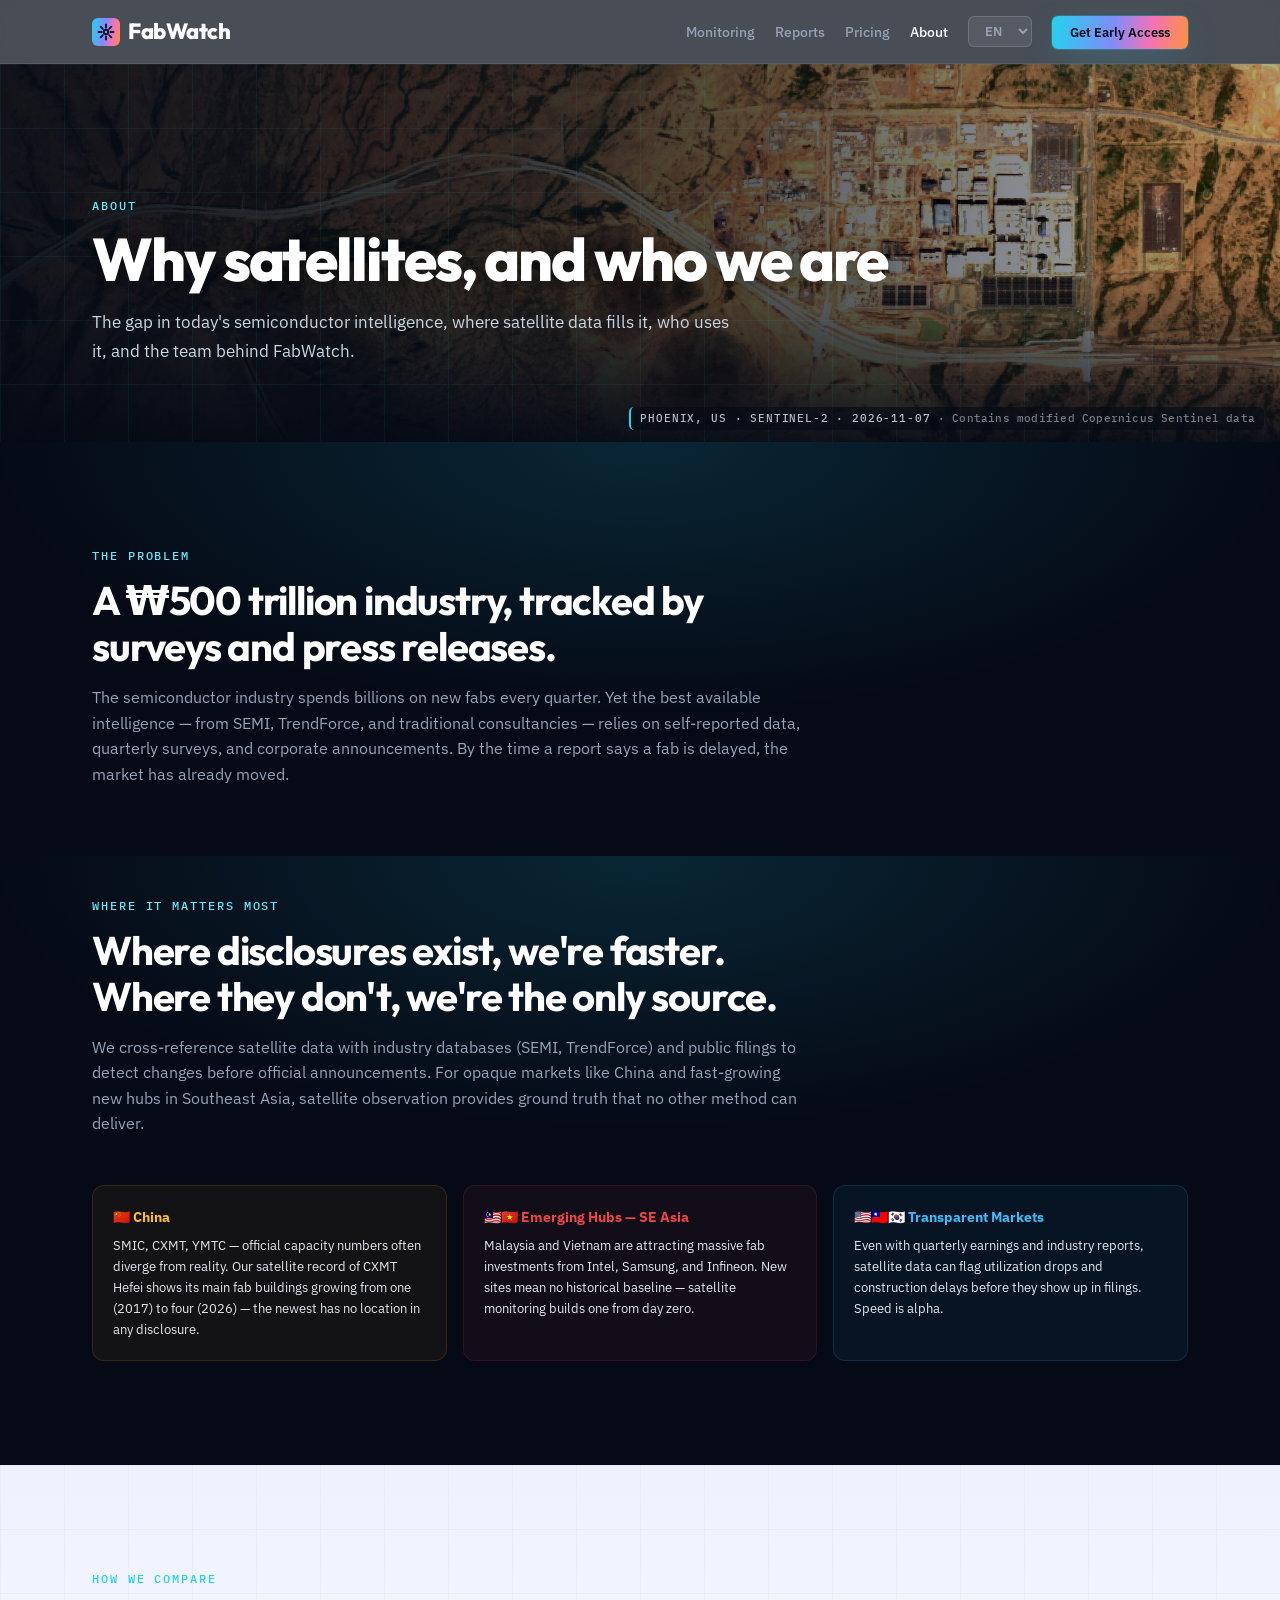
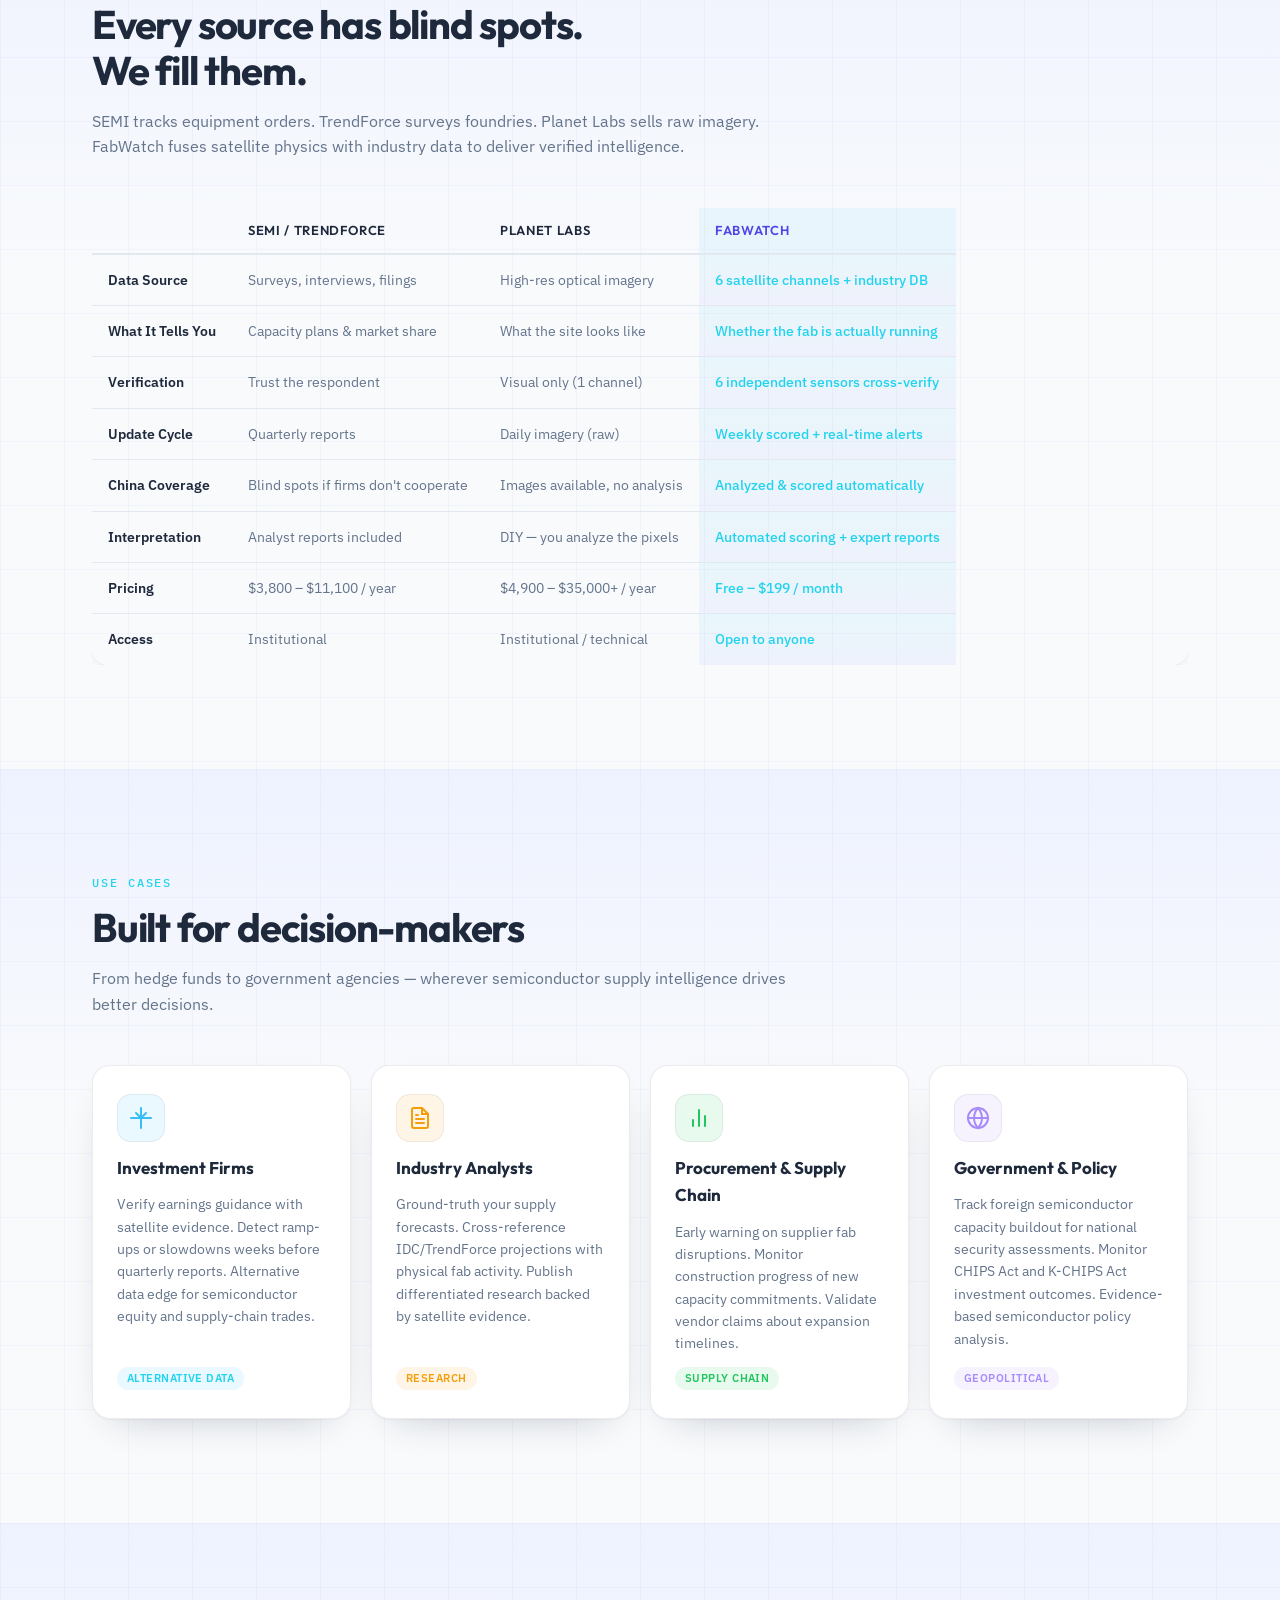
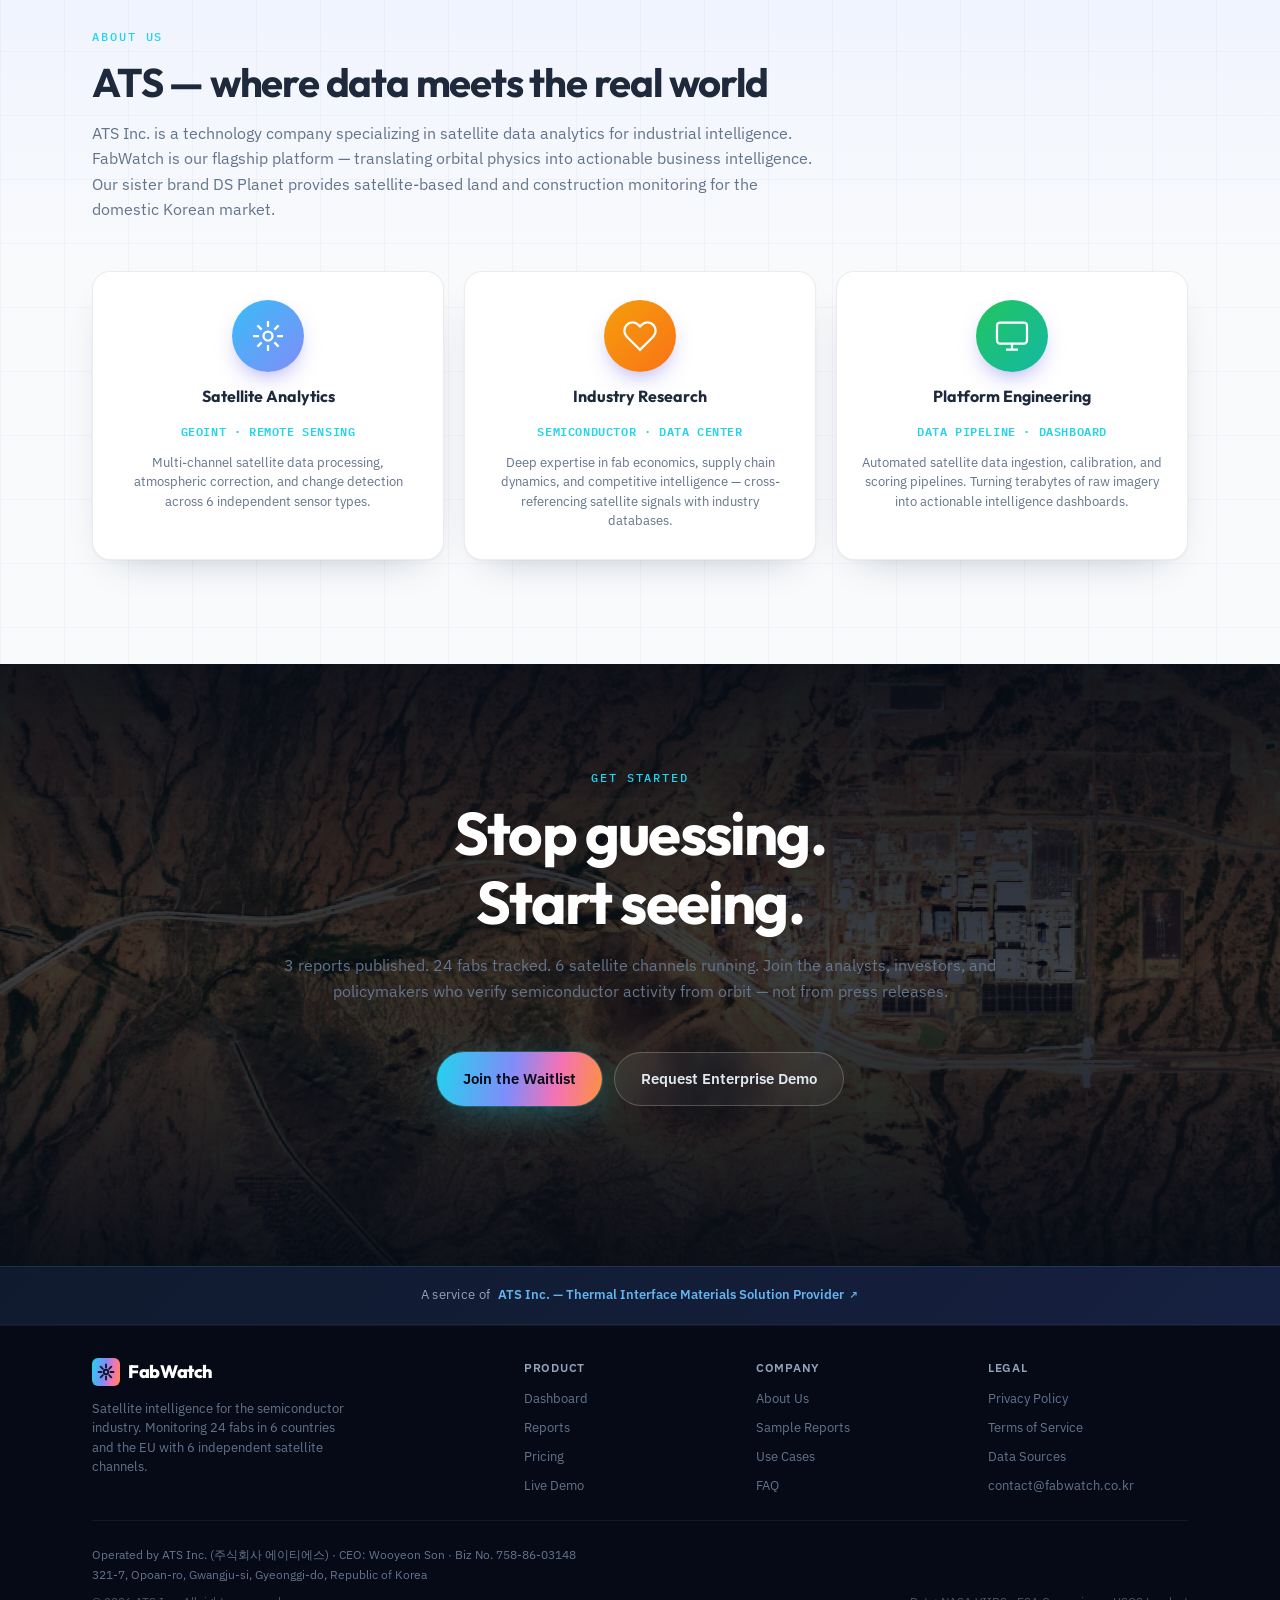
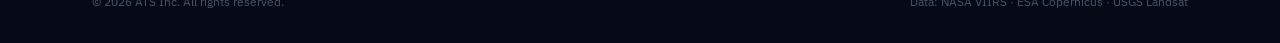
<file: about/index.html>
<!DOCTYPE html>
<meta charset="utf-8">
<meta name="viewport" content="width=device-width, initial-scale=1">
<!-- Google Analytics (GA4) -->
<script async src="https://www.googletagmanager.com/gtag/js?id=G-8E0SRTKMRB"></script>
<script>window.dataLayer=window.dataLayer||[];function gtag(){dataLayer.push(arguments);}gtag('js',new Date());gtag('config','G-8E0SRTKMRB');</script>
<meta name="robots" content="noindex, nofollow"><!-- 2026-11-20: 문구 검수 끝날 때까지 검색 노출 차단 -->
<title>About — FabWatch</title>
<meta name="description" content="FabWatch monitors 24 semiconductor fabs and 9 AI data centers using 6 satellite channels. Real-time utilization tracking, construction progress, and supply chain intelligence for analysts, investors, and policymakers.">
<meta property="og:title" content="FabWatch — Satellite Intelligence for Semiconductor Fabs & AI Data Centers">
<meta property="og:description" content="Monitor 24 semiconductor fabs and 9 AI data centers with 6 satellite channels. Real-time utilization data, construction tracking, and supply chain intelligence.">
<meta property="og:type" content="website">
<meta property="og:url" content="https://fabwatch.co.kr/about/">
<meta property="og:image" content="https://fabwatch.co.kr/og-image.png">
<meta name="twitter:card" content="summary_large_image">
<meta name="twitter:title" content="FabWatch — Satellite Intelligence for Semiconductor Fabs & AI Data Centers">
<meta name="twitter:description" content="24 fabs + 9 data centers. 6 satellite channels. One dashboard.">
<meta name="twitter:image" content="https://fabwatch.co.kr/og-image.png">
<link rel="canonical" href="https://fabwatch.co.kr/about/">
<meta name="claude:viewport-fit-sides" content="cover">
<link rel="stylesheet" href="https://fonts.googleapis.com/css2?family=Outfit:wght@300;400;500;600;700;800;900&family=IBM+Plex+Sans:wght@300;400;500;600&family=IBM+Plex+Mono:wght@400;500&family=Noto+Sans+KR:wght@300;400;500;600;700;900&family=Noto+Sans+JP:wght@300;400;500;600;700;900&display=swap">
<link rel="stylesheet" href="/assets/site.css?v=cc4ce246">
</head>
<body>

<!-- NAV -->
<nav>
  <div class="inner nav-inner">
    <a href="/" class="logo">
      <span class="logo-icon">
        <svg viewBox="0 0 24 24" fill="none" stroke="#0B1628" stroke-width="2.5" stroke-linecap="round"><circle cx="12" cy="12" r="3"/><path d="M12 2v4M12 18v4M4.93 4.93l2.83 2.83M16.24 16.24l2.83 2.83M2 12h4M18 12h4M4.93 19.07l2.83-2.83M16.24 7.76l2.83-2.83"/></svg>
      </span>
      FabWatch
    </a>
    <ul class="nav-links">
      <li><a href="/monitoring/" class="hide-xs" data-nav="monitoring"><span class="en">Monitoring</span><span class="ko">모니터링</span><span class="ja">モニタリング</span></a></li>
      <li><a href="/reports/" class="hide-xs" data-nav="reports"><span class="en">Reports</span><span class="ko">리포트</span><span class="ja">レポート</span></a></li>
      <li><a href="/pricing/" class="hide-mobile" data-nav="pricing"><span class="en">Pricing</span><span class="ko">요금제</span><span class="ja">料金</span></a></li>
      <li><a href="/about/" class="hide-mobile" data-nav="about"><span class="en">About</span><span class="ko">회사 소개</span><span class="ja">会社概要</span></a></li>
      <li><select class="lang-toggle" onchange="setLang(this.value)" aria-label="Language"><option value="en">EN</option><option value="ko">KO</option><option value="ja">JA</option></select></li>
      <li><a href="#" onclick="openModal();return false;" class="nav-cta"><span class="en">Get Early Access</span><span class="ko">얼리 액세스</span><span class="ja">アーリーアクセス</span></a></li>
      <li class="nav-burger-li"><button type="button" class="nav-burger" aria-label="Menu" aria-expanded="false" aria-controls="navDrawer" onclick="toggleNavMenu()"><svg width="22" height="22" viewBox="0 0 24 24" fill="none" stroke="currentColor" stroke-width="2" stroke-linecap="round"><line x1="4" y1="7" x2="20" y2="7"/><line x1="4" y1="12" x2="20" y2="12"/><line x1="4" y1="17" x2="20" y2="17"/></svg></button></li>
    </ul>
  </div>
  <div class="nav-drawer" id="navDrawer">
    <a href="/monitoring/" data-nav="monitoring"><span class="en">Monitoring Dashboard</span><span class="ko">모니터링 대시보드</span><span class="ja">モニタリング・ダッシュボード</span></a>
    <a href="/reports/" data-nav="reports"><span class="en">Sample Reports</span><span class="ko">샘플 리포트</span><span class="ja">サンプルレポート</span></a>
    <a href="/pricing/" data-nav="pricing"><span class="en">Pricing</span><span class="ko">요금제</span><span class="ja">料金</span></a>
    <a href="/about/" data-nav="about"><span class="en">About</span><span class="ko">회사 소개</span><span class="ja">会社概要</span></a>
    <a href="#" onclick="toggleNavMenu(false);openModal();return false;" class="nav-drawer-cta"><span class="en">Join the Waitlist</span><span class="ko">대기 등록하기</span><span class="ja">ウェイトリストに登録</span></a>
  </div>
</nav>

<!-- PAGE INTRO (satellite banner) -->
<section class="hero page-hero" style="--banner:url(/assets/img/sat/hero-arizona-2026-11.jpg);">
  <div class="page-hero-shade" aria-hidden="true"></div>
  <div class="inner">
    <div class="section-label"><span class="en">ABOUT</span><span class="ko">회사 소개</span><span class="ja">会社概要</span></div>
    <h1><span class="en">Why satellites, and who we are</span><span class="ko">왜 위성인가, 그리고 우리는 누구인가</span><span class="ja">なぜ衛星なのか、そして私たちについて</span></h1>
    <p><span class="en">The gap in today's semiconductor intelligence, where satellite data fills it, who uses it, and the team behind FabWatch.</span><span class="ko">지금의 반도체 정보가 놓치는 부분, 위성이 그 빈틈을 채우는 곳, 활용하는 사람들, 그리고 FabWatch를 만드는 팀을 소개합니다.</span><span class="ja">今の半導体情報が見落とす部分、衛星がその隙間を埋める場所、活用する人々、そしてFabWatchをつくるチームをご紹介します。</span></p>
  </div>
  <div class="page-hero-tag">PHOENIX, US · SENTINEL-2 · 2026-11-07</div>
</section>

<!-- PROBLEM STATEMENT -->
<section class="values section" style="padding-bottom:20px;">
  <div class="inner">
    <div class="section-label"><span class="en">The Problem</span><span class="ko">문제</span><span class="ja">課題</span></div>
    <h2 class="section-title reveal">
      <span class="en">A ₩500 trillion industry, tracked by<br>surveys and press releases.</span>
      <span class="ko">500조 원 산업을<br>설문조사와 보도자료로 추적하고 있습니다.</span><span class="ja">500兆ウォン規模の産業が、<br>アンケートとプレスリリースで追跡されている。</span>
    </h2>
    <p class="section-desc">
      <span class="en">The semiconductor industry spends billions on new fabs every quarter. Yet the best available intelligence — from SEMI, TrendForce, and traditional consultancies — relies on self-reported data, quarterly surveys, and corporate announcements. By the time a report says a fab is delayed, the market has already moved.</span>
      <span class="ko">반도체 산업은 매 분기 수조 원을 새 팹에 투자합니다. 그런데 가장 좋다는 인텔리전스(SEMI, TrendForce, 기존 컨설팅사)마저 자체 보고 데이터, 분기별 설문, 기업 공시에 의존합니다. 보고서가 팹 지연을 전할 때쯤이면, 시장은 이미 움직인 뒤입니다.</span><span class="ja">半導体業界は四半期ごとに数十億ドルを新規ファブに投じています。しかし、最良とされるインテリジェンス（SEMI、TrendForce、従来型コンサルティング）でさえ、自己申告データや四半期アンケート、企業開示に依存しています。レポートがファブの遅延を伝える頃には、市場はすでに動いています。</span>
    </p>
  </div>
</section>

<!-- RESTRICTED REGIONS INTELLIGENCE -->
<section class="values section" style="padding-top:40px;">
  <div class="inner">
    <div class="section-label"><span class="en">Where It Matters Most</span><span class="ko">가장 중요한 곳에서</span><span class="ja">最も重要な場所で</span></div>
    <h2 class="section-title reveal">
      <span class="en">Where disclosures exist, we're faster.<br>Where they don't, we're the only source.</span>
      <span class="ko">공시가 있는 곳에서는 더 빠르게,<br>없는 곳에서는 유일한 소스.</span><span class="ja">開示がある場所ではより速く、<br>ない場所では唯一の情報源に。</span>
    </h2>
    <p class="section-desc">
      <span class="en">We cross-reference satellite data with industry databases (SEMI, TrendForce) and public filings to detect changes before official announcements. For opaque markets like China and fast-growing new hubs in Southeast Asia, satellite observation provides ground truth that no other method can deliver.</span>
      <span class="ko">위성 데이터와 산업 통계(SEMI, TrendForce), 공시 자료를 교차 검증하여 공식 발표 이전에 변화를 감지합니다. 중국처럼 불투명한 시장과 동남아의 급성장하는 신흥 허브에서, 위성 관측이 다른 어떤 방법으로도 얻을 수 없는 현장 진실을 제공합니다.</span><span class="ja">衛星データを業界統計（SEMI、TrendForce）や開示資料とクロスチェックし、公式発表の前に変化を検知します。中国のような不透明な市場や、急成長する東南アジアの新興ハブでは、衛星観測が他の方法では得られない現場の実態を提供します。</span>
    </p>
    <div style="display:grid;grid-template-columns:repeat(auto-fit,minmax(280px,1fr));gap:16px;margin-top:32px;">
      <div style="padding:20px;background:rgba(245,158,11,0.06);border:1px solid rgba(245,158,11,0.15);border-radius:12px;">
        <div style="font-size:14px;font-weight:700;color:#FBBF24;margin-bottom:8px;">🇨🇳 <span class="en">China</span><span class="ko">중국</span><span class="ja">中国</span></div>
        <p style="font-size:13px;line-height:1.6;color:var(--muted);">
          <span class="en">SMIC, CXMT, YMTC — official capacity numbers often diverge from reality. Our satellite record of CXMT Hefei shows its main fab buildings growing from one (2017) to four (2026) — the newest has no location in any disclosure.</span>
          <span class="ko">SMIC, CXMT, YMTC — 공식 생산능력 수치가 실제와 다른 경우가 많습니다. 위성 기록으로 보면 CXMT 허페이의 팹 본동은 2017년 1개 동에서 2026년 4개 동으로 늘었고, 가장 최근 동은 공시에 위치가 없습니다.</span><span class="ja">SMIC、CXMT、YMTC — 公式の生産能力の数字は実態と食い違うことが少なくありません。衛星記録によると、CXMT合肥のファブ本棟は2017年の1棟から2026年の4棟へ増え、最新の棟は開示に位置がありません。</span>
        </p>
      </div>
      <div style="padding:20px;background:rgba(239,68,68,0.06);border:1px solid rgba(239,68,68,0.15);border-radius:12px;">
        <div style="font-size:14px;font-weight:700;color:#EF4444;margin-bottom:8px;">🇲🇾🇻🇳 <span class="en">Emerging Hubs — SE Asia</span><span class="ko">신흥 허브 — 동남아</span><span class="ja">新興ハブ — 東南アジア</span></div>
        <p style="font-size:13px;line-height:1.6;color:var(--muted);">
          <span class="en">Malaysia and Vietnam are attracting massive fab investments from Intel, Samsung, and Infineon. New sites mean no historical baseline — satellite monitoring builds one from day zero.</span>
          <span class="ko">말레이시아와 베트남에 Intel, Samsung, Infineon의 대규모 팹 투자가 집중되고 있습니다. 신규 부지는 과거 기준선이 없어, 위성 모니터링이 착공 첫날부터 기준선을 구축합니다.</span><span class="ja">マレーシアとベトナムには、Intel、Samsung、Infineonによる大規模なファブ投資が集中しています。新規用地には過去の基準データがないため、衛星モニタリングが着工初日からベースラインを構築します。</span>
        </p>
      </div>
      <div style="padding:20px;background:rgba(56,189,248,0.06);border:1px solid rgba(56,189,248,0.15);border-radius:12px;">
        <div style="font-size:14px;font-weight:700;color:#38BDF8;margin-bottom:8px;">🇺🇸🇹🇼🇰🇷 <span class="en">Transparent Markets</span><span class="ko">투명한 시장</span><span class="ja">透明性の高い市場</span></div>
        <p style="font-size:13px;line-height:1.6;color:var(--muted);">
          <span class="en">Even with quarterly earnings and industry reports, satellite data can flag utilization drops and construction delays before they show up in filings. Speed is alpha.</span>
          <span class="ko">분기 실적과 산업 리포트가 있어도, 위성 데이터는 가동률 하락과 건설 지연을 공시에 드러나기 전에 짚어낼 수 있습니다. 속도가 곧 알파입니다.</span><span class="ja">四半期決算や業界レポートがあっても、衛星データは稼働率の低下や建設の遅れを、開示に表れる前に示すことがあります。スピードこそがアルファです。</span>
        </p>
      </div>
    </div>
  </div>
</section>

<!-- COMPARISON TABLE -->
<section class="comparison section">
  <div class="inner">
    <div class="section-label"><span class="en">How We Compare</span><span class="ko">기존 서비스와 비교</span><span class="ja">既存サービスとの比較</span></div>
    <h2 class="section-title reveal">
      <span class="en">Every source has blind spots.<br>We fill them.</span>
      <span class="ko">모든 소스에는 사각지대가 있습니다.<br>FabWatch가 그것을 채웁니다.</span><span class="ja">どの情報源にも死角がある。<br>FabWatchがそれを埋める。</span>
    </h2>
    <p class="section-desc">
      <span class="en">SEMI tracks equipment orders. TrendForce surveys foundries. Planet Labs sells raw imagery. FabWatch fuses satellite physics with industry data to deliver verified intelligence.</span>
      <span class="ko">SEMI는 장비 주문을 추적하고, TrendForce는 파운드리를 조사하고, Planet Labs는 원본 영상을 판매합니다. FabWatch는 위성 물리 데이터와 산업 데이터를 융합하여 검증된 인텔리전스를 전달합니다.</span><span class="ja">SEMIは装置受注を追跡し、TrendForceはファウンドリーを調査し、Planet Labsは生の画像を販売します。FabWatchは衛星の物理データと業界データを融合し、検証済みのインテリジェンスを届けます。</span>
    </p>
    <div style="overflow-x: auto;">
      <!-- EN table -->
      <table class="cmp-table en">
        <thead><tr><th></th><th>SEMI / TrendForce</th><th>Planet Labs</th><th style="background:rgba(56,189,248,0.08);">FabWatch</th></tr></thead>
        <tbody>
          <tr><td class="label-col">Data Source</td><td class="muted">Surveys, interviews, filings</td><td class="muted">High-res optical imagery</td><td class="fw-col">6 satellite channels + industry DB</td></tr>
          <tr><td class="label-col">What It Tells You</td><td class="muted">Capacity plans &amp; market share</td><td class="muted">What the site looks like</td><td class="fw-col">Whether the fab is actually running</td></tr>
          <tr><td class="label-col">Verification</td><td class="muted">Trust the respondent</td><td class="muted">Visual only (1 channel)</td><td class="fw-col">6 independent sensors cross-verify</td></tr>
          <tr><td class="label-col">Update Cycle</td><td class="muted">Quarterly reports</td><td class="muted">Daily imagery (raw)</td><td class="fw-col">Weekly scored + real-time alerts</td></tr>
          <tr><td class="label-col">China Coverage</td><td class="muted">Blind spots if firms don't cooperate</td><td class="muted">Images available, no analysis</td><td class="fw-col">Analyzed &amp; scored automatically</td></tr>
          <tr><td class="label-col">Interpretation</td><td class="muted">Analyst reports included</td><td class="muted">DIY — you analyze the pixels</td><td class="fw-col">Automated scoring + expert reports</td></tr>
          <tr><td class="label-col">Pricing</td><td class="muted">$3,800 – $11,100 / year</td><td class="muted">$4,900 – $35,000+ / year</td><td class="fw-col">Free – $199 / month</td></tr>
          <tr><td class="label-col">Access</td><td class="muted">Institutional</td><td class="muted">Institutional / technical</td><td class="fw-col">Open to anyone</td></tr>
        </tbody>
      </table>
      <!-- KO table -->
      <table class="cmp-table ko">
        <thead><tr><th></th><th>SEMI / TrendForce</th><th>Planet Labs</th><th style="background:rgba(56,189,248,0.08);">FabWatch</th></tr></thead>
        <tbody>
          <tr><td class="label-col">데이터 출처</td><td class="muted">설문, 인터뷰, 공시</td><td class="muted">고해상도 광학 영상</td><td class="fw-col">6개 위성 채널 + 산업 DB</td></tr>
          <tr><td class="label-col">알 수 있는 것</td><td class="muted">생산능력 계획 &amp; 시장점유율</td><td class="muted">부지가 어떻게 생겼는지</td><td class="fw-col">팹이 실제로 가동 중인지</td></tr>
          <tr><td class="label-col">검증</td><td class="muted">응답자 신뢰</td><td class="muted">시각 확인만 (1채널)</td><td class="fw-col">6개 독립 센서 교차 검증</td></tr>
          <tr><td class="label-col">업데이트 주기</td><td class="muted">분기별 보고서</td><td class="muted">일일 영상 (원본)</td><td class="fw-col">주간 스코어링 + 실시간 알림</td></tr>
          <tr><td class="label-col">중국 커버리지</td><td class="muted">비협조 시 사각지대</td><td class="muted">영상은 있으나 분석 없음</td><td class="fw-col">자동 분석 및 스코어링</td></tr>
          <tr><td class="label-col">해석</td><td class="muted">애널리스트 보고서 포함</td><td class="muted">DIY — 직접 픽셀 분석</td><td class="fw-col">자동 스코어링 + 전문 리포트</td></tr>
          <tr><td class="label-col">가격</td><td class="muted">연 500만~1,500만 원</td><td class="muted">연 650만~4,600만 원+</td><td class="fw-col">무료 ~ 월 27만 원</td></tr>
          <tr><td class="label-col">접근성</td><td class="muted">기관 전용</td><td class="muted">기관 / 기술 인력</td><td class="fw-col">누구나 이용 가능</td></tr>
        </tbody>
      </table>
    </div>
  </div>
</section>

<!-- USE CASES -->
<section class="usecases section" id="usecases">
  <div class="inner">
    <div class="section-label"><span class="en">Use Cases</span><span class="ko">활용 사례</span><span class="ja">活用事例</span></div>
    <h2 class="section-title reveal">
      <span class="en">Built for decision-makers</span>
      <span class="ko">의사결정자를 위한 인텔리전스</span><span class="ja">意思決定者のためのインテリジェンス</span>
    </h2>
    <p class="section-desc reveal">
      <span class="en">From hedge funds to government agencies — wherever semiconductor supply intelligence drives better decisions.</span>
      <span class="ko">헤지펀드부터 정부기관까지 — 반도체 공급 인텔리전스가 더 나은 결정을 만드는 곳이라면 어디든.</span><span class="ja">ヘッジファンドから政府機関まで — 半導体供給のインテリジェンスがより良い意思決定につながる場所なら、どこでも。</span>
    </p>
    <div class="usecase-grid">
      <div class="usecase-card reveal">
        <div class="usecase-icon" style="background: rgba(56,189,248,0.1);">
          <svg viewBox="0 0 24 24" fill="none" stroke="#38BDF8" stroke-width="2" stroke-linecap="round"><path d="M12 2v20M2 12h20"/><path d="M17 7l-5 5-5-5"/></svg>
        </div>
        <h3><span class="en">Investment Firms</span><span class="ko">투자사 / 헤지펀드</span><span class="ja">投資会社／ヘッジファンド</span></h3>
        <p><span class="en">Verify earnings guidance with satellite evidence. Detect ramp-ups or slowdowns weeks before quarterly reports. Alternative data edge for semiconductor equity and supply-chain trades.</span><span class="ko">실적 가이던스를 위성 증거로 검증합니다. 분기 보고서 발표 수주 전에 램프업이나 감산을 감지합니다. 반도체 주식 및 공급망 트레이딩을 위한 대체 데이터 우위.</span><span class="ja">業績ガイダンスを衛星の証拠で検証します。四半期報告の数週間前にランプアップや減産を検知。半導体株とサプライチェーン取引のためのオルタナティブデータの優位性です。</span></p>
        <span class="usecase-tag" style="background: rgba(56,189,248,0.1); color: var(--accent);">ALTERNATIVE DATA</span>
      </div>
      <div class="usecase-card reveal">
        <div class="usecase-icon" style="background: rgba(245,158,11,0.1);">
          <svg viewBox="0 0 24 24" fill="none" stroke="#F59E0B" stroke-width="2" stroke-linecap="round"><path d="M14 2H6a2 2 0 00-2 2v16a2 2 0 002 2h12a2 2 0 002-2V8z"/><path d="M14 2v6h6M16 13H8M16 17H8M10 9H8"/></svg>
        </div>
        <h3><span class="en">Industry Analysts</span><span class="ko">산업 애널리스트</span><span class="ja">業界アナリスト</span></h3>
        <p><span class="en">Ground-truth your supply forecasts. Cross-reference IDC/TrendForce projections with physical fab activity. Publish differentiated research backed by satellite evidence.</span><span class="ko">공급 전망을 현장 데이터로 검증합니다. IDC/TrendForce 전망을 실제 팹 활동과 교차 대조합니다. 위성 증거로 뒷받침되는 차별화된 리서치를 발행하세요.</span><span class="ja">供給見通しを現場データで検証します。IDC／TrendForceの予測を実際のファブ活動とクロスチェック。衛星の証拠に裏付けられた差別化リサーチを発行できます。</span></p>
        <span class="usecase-tag" style="background: rgba(245,158,11,0.1); color: var(--accent-warm);">RESEARCH</span>
      </div>
      <div class="usecase-card reveal">
        <div class="usecase-icon" style="background: rgba(34,197,94,0.1);">
          <svg viewBox="0 0 24 24" fill="none" stroke="#22C55E" stroke-width="2" stroke-linecap="round"><path d="M18 20V10M12 20V4M6 20v-6"/></svg>
        </div>
        <h3><span class="en">Procurement & Supply Chain</span><span class="ko">조달 / 공급망 관리</span><span class="ja">調達／サプライチェーン管理</span></h3>
        <p><span class="en">Early warning on supplier fab disruptions. Monitor construction progress of new capacity commitments. Validate vendor claims about expansion timelines.</span><span class="ko">공급업체 팹 차질에 대한 조기 경보. 신규 생산능력 건설 진행 상황 모니터링. 확장 일정에 대한 벤더 주장을 검증합니다.</span><span class="ja">サプライヤーのファブ障害を早期に警告。新規生産能力の建設進捗をモニタリング。増設スケジュールに関するベンダーの主張を検証します。</span></p>
        <span class="usecase-tag" style="background: rgba(34,197,94,0.1); color: var(--accent-green);">SUPPLY CHAIN</span>
      </div>
      <div class="usecase-card reveal">
        <div class="usecase-icon" style="background: rgba(167,139,250,0.1);">
          <svg viewBox="0 0 24 24" fill="none" stroke="#A78BFA" stroke-width="2" stroke-linecap="round"><circle cx="12" cy="12" r="10"/><path d="M2 12h20M12 2a15.3 15.3 0 014 10 15.3 15.3 0 01-4 10 15.3 15.3 0 01-4-10 15.3 15.3 0 014-10z"/></svg>
        </div>
        <h3><span class="en">Government & Policy</span><span class="ko">정부 / 정책기관</span><span class="ja">政府／政策機関</span></h3>
        <p><span class="en">Track foreign semiconductor capacity buildout for national security assessments. Monitor CHIPS Act and K-CHIPS Act investment outcomes. Evidence-based semiconductor policy analysis.</span><span class="ko">국가안보 평가를 위한 해외 반도체 생산능력 추적. CHIPS Act, K-반도체 전략 투자 성과 모니터링. 증거 기반 반도체 정책 분석.</span><span class="ja">国家安全保障評価のための海外半導体生産能力の追跡。CHIPS法やK-半導体戦略の投資成果をモニタリング。エビデンスに基づく半導体政策分析。</span></p>
        <span class="usecase-tag" style="background: rgba(167,139,250,0.1); color: #A78BFA;">GEOPOLITICAL</span>
      </div>
    </div>
  </div>
</section>

<!-- ABOUT DS PLANET -->
<section class="team section" id="team">
  <div class="inner">
    <div class="section-label"><span class="en">About Us</span><span class="ko">회사 소개</span><span class="ja">会社概要</span></div>
    <h2 class="section-title reveal">
      <span class="en">ATS — where data meets the real world</span>
      <span class="ko">ATS — 데이터와 현실이 만나는 곳</span><span class="ja">ATS — データと現実が出会う場所</span>
    </h2>
    <p class="section-desc reveal">
      <span class="en">ATS Inc. is a technology company specializing in satellite data analytics for industrial intelligence. FabWatch is our flagship platform — translating orbital physics into actionable business intelligence. Our sister brand DS Planet provides satellite-based land and construction monitoring for the domestic Korean market.</span>
      <span class="ko">주식회사 에이티에스(ATS)는 산업 인텔리전스를 위한 위성 데이터 분석 전문 기업입니다. FabWatch는 ATS의 핵심 플랫폼으로, 궤도 물리학을 실행 가능한 비즈니스 인텔리전스로 변환합니다. 자매 브랜드 DS플래닛은 국내 토지·건설 현장 위성 모니터링을 제공합니다.</span><span class="ja">株式会社エイティーエス（ATS）は、産業インテリジェンスのための衛星データ分析を専門とする企業です。FabWatchはATSの中核プラットフォームとして、軌道物理を実用的なビジネスインテリジェンスに変換します。姉妹ブランドのDSプラネットは、韓国国内の土地・建設現場の衛星モニタリングを提供しています。</span>
    </p>
    <div class="team-grid">
      <div class="team-card reveal">
        <div class="team-avatar" style="background: linear-gradient(135deg, #38BDF8, #818CF8);">
          <svg viewBox="0 0 24 24" fill="none" stroke="#fff" stroke-width="1.5" width="36" height="36"><circle cx="12" cy="12" r="3"/><path d="M12 2v4M12 18v4M4.93 4.93l2.83 2.83M16.24 16.24l2.83 2.83M2 12h4M18 12h4M4.93 19.07l2.83-2.83M16.24 7.76l2.83-2.83"/></svg>
        </div>
        <h3><span class="en">Satellite Analytics</span><span class="ko">위성 분석</span><span class="ja">衛星分析</span></h3>
        <div class="team-role"><span class="en">GEOINT · Remote Sensing</span><span class="ko">GEOINT · 원격탐사</span><span class="ja">GEOINT · リモートセンシング</span></div>
        <p class="team-desc"><span class="en">Multi-channel satellite data processing, atmospheric correction, and change detection across 6 independent sensor types.</span><span class="ko">6개 독립 센서 유형에 걸쳐 다채널 위성 데이터 처리, 대기 보정, 변화 탐지를 수행합니다.</span><span class="ja">6種類の独立したセンサーにわたり、マルチチャネル衛星データ処理、大気補正、変化検出を行います。</span></p>
      </div>
      <div class="team-card reveal">
        <div class="team-avatar" style="background: linear-gradient(135deg, #F59E0B, #F97316);">
          <svg viewBox="0 0 24 24" fill="none" stroke="#fff" stroke-width="1.5" width="36" height="36"><path d="M20.84 4.61a5.5 5.5 0 00-7.78 0L12 5.67l-1.06-1.06a5.5 5.5 0 00-7.78 7.78l1.06 1.06L12 21.23l7.78-7.78 1.06-1.06a5.5 5.5 0 000-7.78z"/></svg>
        </div>
        <h3><span class="en">Industry Research</span><span class="ko">산업 리서치</span><span class="ja">産業リサーチ</span></h3>
        <div class="team-role"><span class="en">Semiconductor · Data Center</span><span class="ko">반도체 · 데이터센터</span><span class="ja">半導体 · データセンター</span></div>
        <p class="team-desc"><span class="en">Deep expertise in fab economics, supply chain dynamics, and competitive intelligence — cross-referencing satellite signals with industry databases.</span><span class="ko">팹 경제성, 공급망 역학, 경쟁 인텔리전스 전문성으로 위성 신호와 산업 데이터베이스를 교차 검증합니다.</span><span class="ja">ファブの経済性、サプライチェーンの動態、競合インテリジェンスの専門知識で、衛星シグナルと業界データベースをクロスチェックします。</span></p>
      </div>
      <div class="team-card reveal">
        <div class="team-avatar" style="background: linear-gradient(135deg, #22C55E, #14B8A6);">
          <svg viewBox="0 0 24 24" fill="none" stroke="#fff" stroke-width="1.5" width="36" height="36"><rect x="2" y="3" width="20" height="14" rx="2"/><path d="M8 21h8M12 17v4"/></svg>
        </div>
        <h3><span class="en">Platform Engineering</span><span class="ko">플랫폼 엔지니어링</span><span class="ja">プラットフォーム・エンジニアリング</span></h3>
        <div class="team-role"><span class="en">Data Pipeline · Dashboard</span><span class="ko">데이터 파이프라인 · 대시보드</span><span class="ja">データパイプライン · ダッシュボード</span></div>
        <p class="team-desc"><span class="en">Automated satellite data ingestion, calibration, and scoring pipelines. Turning terabytes of raw imagery into actionable intelligence dashboards.</span><span class="ko">위성 데이터 자동 수집·보정·스코어링 파이프라인을 구축합니다. 테라바이트 원시 영상을 실행 가능한 인텔리전스 대시보드로 변환합니다.</span><span class="ja">衛星データの自動収集・補正・スコアリングのパイプラインを構築します。テラバイト級の生画像を実用的なインテリジェンス・ダッシュボードに変換します。</span></p>
      </div>
    </div>
  </div>
</section>

<!-- FINAL CTA -->
<section class="final-cta section" id="cta">
  <!-- Earth glow -->
  <svg class="cta-earth" viewBox="0 0 300 300" xmlns="http://www.w3.org/2000/svg">
    <circle cx="150" cy="150" r="120" fill="url(#ctaEarth)"/>
    <ellipse cx="120" cy="120" rx="40" ry="30" fill="rgba(34,197,94,0.2)" transform="rotate(-10 120 120)"/>
    <ellipse cx="170" cy="160" rx="35" ry="45" fill="rgba(34,197,94,0.15)" transform="rotate(15 170 160)"/>
    <circle cx="150" cy="150" r="125" stroke="rgba(56,189,248,0.2)" stroke-width="4"/>
    <circle cx="150" cy="150" r="135" stroke="rgba(56,189,248,0.08)" stroke-width="3"/>
    <defs>
      <radialGradient id="ctaEarth" cx="35%" cy="35%">
        <stop offset="0%" stop-color="#1E3A5F"/>
        <stop offset="100%" stop-color="#0B1628"/>
      </radialGradient>
    </defs>
  </svg>
  <div class="inner" style="position:relative;z-index:1;">
    <div class="section-label" style="text-align:center;"><span class="en">Get Started</span><span class="ko">시작하기</span><span class="ja">はじめる</span></div>
    <h2 class="section-title reveal">
      <span class="en">Stop guessing.<br>Start seeing.</span>
      <span class="ko">추측을 멈추세요.<br>직접 보세요.</span><span class="ja">推測をやめて、<br>自分の目で確かめよう。</span>
    </h2>
    <p class="section-desc">
      <span class="en">3 reports published. 24 fabs tracked. 6 satellite channels running. Join the analysts, investors, and policymakers who verify semiconductor activity from orbit — not from press releases.</span>
      <span class="ko">3건의 리포트 발행. 24개 팹 추적 중. 6개 위성 채널 가동 중. 보도자료가 아닌 궤도에서 반도체 현장을 검증하는 전문가 대열에 합류하세요.</span><span class="ja">レポート3件発行。24ファブを追跡中。6つの衛星チャネルが稼働中。プレスリリースではなく軌道から半導体の現場を検証する専門家の仲間に加わりましょう。</span>
    </p>
    <div class="hero-actions">
      <a href="#" onclick="openModal();return false;" class="btn btn-primary"><span class="en">Join the Waitlist</span><span class="ko">대기 등록하기</span><span class="ja">ウェイトリストに登録</span></a>
      <a href="#" onclick="openModal();return false;" class="btn btn-outline"><span class="en">Request Enterprise Demo</span><span class="ko">기업 도입 데모 요청</span><span class="ja">法人向けデモを依頼</span></a>
    </div>
  </div>
</section>

<!-- PRIVACY POLICY MODAL -->
<div class="modal-overlay legal-modal" id="privacyModal">
  <div class="modal">
    <button class="modal-close" onclick="closeLegal('privacyModal')">&times;</button>
    <div class="modal-header">
      <div class="modal-logo">
        <span class="logo-icon"><svg viewBox="0 0 24 24" fill="none" stroke="#0B1628" stroke-width="2.5" stroke-linecap="round" width="18" height="18"><circle cx="12" cy="12" r="3"/><path d="M12 2v4M12 18v4M4.93 4.93l2.83 2.83M16.24 16.24l2.83 2.83M2 12h4M18 12h4M4.93 19.07l2.83-2.83M16.24 7.76l2.83-2.83"/></svg></span>
        FabWatch
      </div>
      <p class="modal-subtitle">
        <span class="en">Privacy Policy</span>
        <span class="ko">개인정보처리방침</span><span class="ja">プライバシーポリシー</span>
      </p>
    </div>
    <div class="modal-body">
      <div class="legal-content">
        <div class="effective">
          <span class="en">Effective: November 19, 2026</span>
          <span class="ko">시행일: 2026년 11월 19일</span><span class="ja">施行日：2026年11月19日</span>
        </div>
        <span class="en">
        <h3>1. Data controller</h3>
        <p>FabWatch is operated by ATS Inc. (주식회사 에이티에스), CEO Wooyeon Son, located at 321-7 Opoan-ro, Gwangju-si, Gyeonggi-do, Republic of Korea (Business Registration No. 758-86-03148). For privacy inquiries, contact <a href="mailto:contact@fabwatch.co.kr" style="color:var(--accent);">contact@fabwatch.co.kr</a>.</p>
        <h3>2. Personal information collected</h3>
        <p>We collect only the minimum information necessary to provide our services:</p>
        <ul>
          <li><strong>Account registration:</strong> Name, email address, company name (optional), password (hashed)</li>
          <li><strong>Newsletter subscription:</strong> Email address</li>
          <li><strong>Service usage:</strong> Access logs, IP address, browser type, pages visited</li>
          <li><strong>Cookies:</strong> Session cookies and analytics cookies (Google Analytics)</li>
        </ul>
        <h3>3. Purpose of collection</h3>
        <ul>
          <li>Account creation and authentication</li>
          <li>Delivery of monitoring dashboard and analysis reports</li>
          <li>Sending newsletters and service notifications</li>
          <li>Service improvement through usage analytics</li>
          <li>Customer support and inquiry handling</li>
        </ul>
        <h3>4. Retention and disposal</h3>
        <p>Personal information is retained for the duration of service membership. Upon account deletion, all personal data is permanently destroyed within 30 days, except where retention is required by applicable law (e.g., electronic commerce records: 5 years).</p>
        <h3>5. Third-party disclosure</h3>
        <p>We do not sell, trade, or rent your personal information. Data may be shared with:</p>
        <ul>
          <li><strong>Google Analytics:</strong> Anonymized usage statistics for service improvement</li>
          <li><strong>Payment processors:</strong> Billing information for paid subscriptions (processed by third-party payment gateway; we do not store card details)</li>
        </ul>
        <h3>6. User rights</h3>
        <p>You may at any time: access, correct, or delete your personal information; withdraw consent for data processing; request data portability; or unsubscribe from communications. Contact <a href="mailto:contact@fabwatch.co.kr" style="color:var(--accent);">contact@fabwatch.co.kr</a> or use in-app settings.</p>
        <h3>7. Data security</h3>
        <p>We implement industry-standard security measures including HTTPS encryption, hashed password storage, access control, and regular security audits to protect your information.</p>
        <h3>8. Cookies and tracking</h3>
        <p>FabWatch uses essential cookies for site functionality and Google Analytics (GA4) for anonymous usage statistics. You may disable non-essential cookies through your browser settings. Disabling cookies may limit some features.</p>
        <h3>9. Changes to this policy</h3>
        <p>Material changes will be announced via email or on-site notice at least 7 days before taking effect. Continued use after the effective date constitutes acceptance.</p>
        </span>
        <span class="ko">
        <h3>1. 개인정보처리자</h3>
        <p>FabWatch는 주식회사 에이티에스(ATS, 대표 손우연)가 운영합니다. 소재지: 경기도 광주시 오포안로 321-7, 사업자등록번호: 758-86-03148. 개인정보 관련 문의: <a href="mailto:contact@fabwatch.co.kr" style="color:var(--accent);">contact@fabwatch.co.kr</a></p>
        <h3>2. 수집하는 개인정보</h3>
        <p>서비스 제공에 필요한 최소한의 정보만 수집합니다:</p>
        <ul>
          <li><strong>회원가입:</strong> 이름, 이메일 주소, 회사명(선택), 비밀번호(암호화 저장)</li>
          <li><strong>뉴스레터 구독:</strong> 이메일 주소</li>
          <li><strong>서비스 이용:</strong> 접속 로그, IP 주소, 브라우저 종류, 방문 페이지</li>
          <li><strong>쿠키:</strong> 세션 쿠키 및 분석용 쿠키(Google Analytics)</li>
        </ul>
        <h3>3. 수집 목적</h3>
        <ul>
          <li>계정 생성 및 본인 인증</li>
          <li>모니터링 대시보드 및 분석 리포트 제공</li>
          <li>뉴스레터 및 서비스 알림 발송</li>
          <li>이용 통계를 통한 서비스 개선</li>
          <li>고객 문의 대응</li>
        </ul>
        <h3>4. 보유 및 파기</h3>
        <p>개인정보는 서비스 이용 기간 동안 보유합니다. 회원 탈퇴 시 30일 이내에 모든 개인정보를 영구 삭제합니다. 단, 관계 법령에 따라 보존이 필요한 경우(전자상거래 기록: 5년 등)에는 해당 기간까지 보관합니다.</p>
        <h3>5. 제3자 제공</h3>
        <p>개인정보를 판매·교환·임대하지 않습니다. 다음의 경우에 한해 공유될 수 있습니다:</p>
        <ul>
          <li><strong>Google Analytics:</strong> 익명화된 이용 통계(서비스 개선 목적)</li>
          <li><strong>결제 대행사:</strong> 유료 구독 결제 정보 처리(카드 정보는 당사에 저장하지 않음)</li>
        </ul>
        <h3>6. 이용자의 권리</h3>
        <p>이용자는 언제든지 자신의 개인정보에 대해 열람, 정정, 삭제를 요청하거나, 처리 동의를 철회하거나, 데이터 이동을 요청하거나, 커뮤니케이션 수신을 거부할 수 있습니다. <a href="mailto:contact@fabwatch.co.kr" style="color:var(--accent);">contact@fabwatch.co.kr</a>으로 연락하거나 앱 내 설정에서 직접 처리하세요.</p>
        <h3>7. 정보 보안</h3>
        <p>HTTPS 암호화, 비밀번호 해시 저장, 접근 권한 관리, 정기 보안 점검 등 업계 표준 보안 조치를 적용하고 있습니다.</p>
        <h3>8. 쿠키 및 추적</h3>
        <p>FabWatch는 사이트 기능을 위한 필수 쿠키와 익명 이용 통계를 위한 Google Analytics(GA4)를 사용합니다. 브라우저 설정에서 비필수 쿠키를 비활성화할 수 있으며, 쿠키 비활성화 시 일부 기능이 제한될 수 있습니다.</p>
        <h3>9. 방침 변경</h3>
        <p>중요한 변경사항은 시행 최소 7일 전에 이메일 또는 사이트 공지를 통해 안내합니다. 시행일 이후 계속 이용 시 변경에 동의한 것으로 간주합니다.</p>
        </span><span class="ja">
        <h3>1. 個人情報取扱事業者</h3>
        <p>FabWatchは株式会社エイティーエス（ATS、代表 ソン・ウヨン）が運営しています。所在地：大韓民国 京畿道 広州市 梧浦安路321-7、事業者登録番号：758-86-03148。個人情報に関するお問い合わせ：<a href="mailto:contact@fabwatch.co.kr" style="color:var(--accent);">contact@fabwatch.co.kr</a></p>
        <h3>2. 収集する個人情報</h3>
        <p>サービス提供に必要な最小限の情報のみを収集します：</p>
        <ul>
          <li><strong>会員登録：</strong>氏名、メールアドレス、会社名（任意）、パスワード（暗号化して保存）</li>
          <li><strong>ニュースレター購読：</strong>メールアドレス</li>
          <li><strong>サービス利用：</strong>アクセスログ、IPアドレス、ブラウザの種類、閲覧ページ</li>
          <li><strong>Cookie：</strong>セッションCookieおよび分析用Cookie（Google Analytics）</li>
        </ul>
        <h3>3. 利用目的</h3>
        <ul>
          <li>アカウント作成および本人確認</li>
          <li>モニタリング・ダッシュボードおよび分析レポートの提供</li>
          <li>ニュースレターおよびサービス通知の送信</li>
          <li>利用統計によるサービス改善</li>
          <li>お問い合わせへの対応</li>
        </ul>
        <h3>4. 保有期間および廃棄</h3>
        <p>個人情報はサービス利用期間中保有します。退会時には30日以内にすべての個人情報を完全に削除します。ただし、関係法令により保存が必要な場合（電子商取引の記録：5年など）は、その期間まで保管します。</p>
        <h3>5. 第三者提供</h3>
        <p>個人情報を販売・交換・貸与することはありません。以下の場合に限り共有されることがあります：</p>
        <ul>
          <li><strong>Google Analytics：</strong>匿名化された利用統計（サービス改善の目的）</li>
          <li><strong>決済代行会社：</strong>有料購読の決済情報の処理（カード情報は当社に保存しません）</li>
        </ul>
        <h3>6. 利用者の権利</h3>
        <p>利用者はいつでも、ご自身の個人情報の閲覧・訂正・削除の請求、取扱いへの同意の撤回、データポータビリティの請求、通信の受信拒否を行うことができます。<a href="mailto:contact@fabwatch.co.kr" style="color:var(--accent);">contact@fabwatch.co.kr</a>までご連絡いただくか、アプリ内の設定から直接手続きしてください。</p>
        <h3>7. 情報セキュリティ</h3>
        <p>HTTPS暗号化、パスワードのハッシュ化保存、アクセス権限の管理、定期的なセキュリティ点検など、業界標準のセキュリティ対策を講じています。</p>
        <h3>8. Cookieおよびトラッキング</h3>
        <p>FabWatchは、サイト機能に必要なCookieと、匿名の利用統計のためのGoogle Analytics（GA4）を使用しています。ブラウザの設定で必須でないCookieを無効にできますが、その場合一部の機能が制限されることがあります。</p>
        <h3>9. ポリシーの変更</h3>
        <p>重要な変更は、施行の7日以上前にメールまたはサイト上のお知らせでご案内します。施行日以降もご利用を続けた場合、変更に同意したものとみなします。</p>
        <p><small>本ポリシーは韓国語版を正本とし、日本語版は参考訳です。</small></p>
        </span>
      </div>
    </div>
  </div>
</div>

<!-- TERMS OF SERVICE MODAL -->
<div class="modal-overlay legal-modal" id="termsModal">
  <div class="modal">
    <button class="modal-close" onclick="closeLegal('termsModal')">&times;</button>
    <div class="modal-header">
      <div class="modal-logo">
        <span class="logo-icon"><svg viewBox="0 0 24 24" fill="none" stroke="#0B1628" stroke-width="2.5" stroke-linecap="round" width="18" height="18"><circle cx="12" cy="12" r="3"/><path d="M12 2v4M12 18v4M4.93 4.93l2.83 2.83M16.24 16.24l2.83 2.83M2 12h4M18 12h4M4.93 19.07l2.83-2.83M16.24 7.76l2.83-2.83"/></svg></span>
        FabWatch
      </div>
      <p class="modal-subtitle">
        <span class="en">Terms of Service</span>
        <span class="ko">이용약관</span><span class="ja">利用規約</span>
      </p>
    </div>
    <div class="modal-body">
      <div class="legal-content">
        <div class="effective">
          <span class="en">Effective: November 19, 2026</span>
          <span class="ko">시행일: 2026년 11월 19일</span><span class="ja">施行日：2026年11月19日</span>
        </div>
        <span class="en">
        <h3>1. Service overview</h3>
        <p>FabWatch provides satellite-based monitoring intelligence for semiconductor fabs and AI data centers. The service includes a web-based dashboard, analysis reports, data APIs, and email alerts. FabWatch is operated by ATS Inc. (주식회사 에이티에스).</p>
        <h3>2. Acceptance of terms</h3>
        <p>By creating an account or using FabWatch, you agree to these Terms of Service. If you do not agree, do not use the service. Corporate accounts bind the organization represented by the registering individual.</p>
        <h3>3. Account responsibilities</h3>
        <ul>
          <li>You must provide accurate registration information</li>
          <li>You are responsible for maintaining the confidentiality of your credentials</li>
          <li>You must notify us immediately of any unauthorized use</li>
          <li>One account per individual; corporate accounts may have multiple authorized users</li>
        </ul>
        <h3>4. Service tiers and payment</h3>
        <p><strong>Free:</strong> Limited access to public fab data, monthly highlight report, and newsletter. <strong>Pro ($199/month):</strong> Full dashboard, weekly updates, email alerts, basic API. <strong>Enterprise ($999+/month):</strong> Custom fabs, full API, dedicated analyst, raw satellite data. Prices are in USD and exclude applicable taxes. Paid subscriptions renew automatically; cancel anytime before the next billing cycle.</p>
        <h3>5. Data sources and accuracy</h3>
        <p>FabWatch uses publicly available satellite data from NASA VIIRS, ESA Copernicus (Sentinel-1, Sentinel-2, Sentinel-5P), and USGS Landsat. While we strive for accuracy, satellite-derived insights are estimates based on remote sensing analysis and should not be the sole basis for investment or business decisions. We do not guarantee the accuracy, completeness, or timeliness of any data or analysis.</p>
        <h3>6. Intellectual property</h3>
        <p>All FabWatch content — including analysis reports, dashboard design, scoring algorithms, and proprietary datasets — is owned by ATS Inc. Underlying satellite imagery remains the property of its respective agencies (NASA, ESA, USGS) under their open-data licenses. Users may not redistribute, resell, or publicly display FabWatch content without written permission.</p>
        <h3>7. Acceptable use</h3>
        <p>You agree not to:</p>
        <ul>
          <li>Use the service for illegal purposes or to violate any applicable laws</li>
          <li>Attempt to reverse-engineer, scrape, or extract data beyond API limits</li>
          <li>Share account credentials or allow unauthorized access</li>
          <li>Use the service to manipulate securities markets or engage in insider trading</li>
          <li>Resell or redistribute FabWatch data without authorization</li>
        </ul>
        <h3>8. Disclaimer of warranties</h3>
        <p>THE SERVICE IS PROVIDED "AS IS" WITHOUT WARRANTIES OF ANY KIND. ATS INC. DISCLAIMS ALL WARRANTIES, EXPRESS OR IMPLIED, INCLUDING MERCHANTABILITY, FITNESS FOR A PARTICULAR PURPOSE, AND NON-INFRINGEMENT. Satellite data may be affected by weather, sensor availability, and processing delays.</p>
        <h3>9. Limitation of liability</h3>
        <p>TO THE MAXIMUM EXTENT PERMITTED BY LAW, ATS INC. SHALL NOT BE LIABLE FOR ANY INDIRECT, INCIDENTAL, SPECIAL, OR CONSEQUENTIAL DAMAGES ARISING FROM USE OF THE SERVICE, INCLUDING BUT NOT LIMITED TO INVESTMENT LOSSES, LOST PROFITS, OR DATA LOSS. OUR TOTAL LIABILITY SHALL NOT EXCEED THE FEES PAID BY YOU IN THE 12 MONTHS PRECEDING THE CLAIM.</p>
        <h3>10. Termination</h3>
        <p>Either party may terminate at any time. We may suspend or terminate accounts that violate these terms. Upon termination, your right to access the service ceases; data export is available for 30 days.</p>
        <h3>11. Governing law</h3>
        <p>These terms are governed by the laws of the Republic of Korea. Disputes shall be submitted to the exclusive jurisdiction of the Suwon District Court.</p>
        <h3>12. Changes to terms</h3>
        <p>We may modify these terms with at least 7 days' notice via email or on-site announcement. Continued use after the effective date constitutes acceptance.</p>
        </span>
        <span class="ko">
        <h3>1. 서비스 개요</h3>
        <p>FabWatch는 반도체 팹과 AI 데이터센터를 위한 위성 기반 모니터링 인텔리전스를 제공합니다. 서비스에는 웹 대시보드, 분석 리포트, 데이터 API, 이메일 알림이 포함됩니다. FabWatch는 주식회사 에이티에스(ATS)가 운영합니다.</p>
        <h3>2. 약관 동의</h3>
        <p>계정을 생성하거나 FabWatch를 이용함으로써 본 이용약관에 동의하게 됩니다. 동의하지 않는 경우 서비스를 이용하지 마십시오. 기업 회원의 경우 등록자가 소속 조직을 대리하여 약관에 동의하는 것으로 간주합니다.</p>
        <h3>3. 계정 책임</h3>
        <ul>
          <li>정확한 등록 정보를 제공해야 합니다</li>
          <li>계정 자격 증명의 기밀 유지 책임은 이용자에게 있습니다</li>
          <li>무단 사용 발견 시 즉시 통보해야 합니다</li>
          <li>개인당 1개 계정; 기업 계정은 복수의 인가 사용자 가능</li>
        </ul>
        <h3>4. 요금제 및 결제</h3>
        <p><strong>Free:</strong> 공개 팹 데이터 제한 접근, 월간 하이라이트 리포트, 뉴스레터. <strong>Pro ($199/월):</strong> 전체 대시보드, 주간 업데이트, 이메일 알림, 기본 API. <strong>Enterprise ($999+/월):</strong> 커스텀 팹, 전체 API, 전담 애널리스트, 원본 위성 데이터. 가격은 USD 기준이며 부가세 별도입니다. 유료 구독은 자동 갱신되며, 다음 결제 주기 전 언제든 해지 가능합니다.</p>
        <h3>5. 데이터 출처 및 정확성</h3>
        <p>FabWatch는 NASA VIIRS, ESA 코페르니쿠스(Sentinel-1, Sentinel-2, Sentinel-5P), USGS 랜드샛의 공개 위성 데이터를 사용합니다. 정확성을 위해 노력하지만, 위성 기반 인사이트는 원격탐사 분석에 기반한 추정치이며, 투자 또는 사업 결정의 유일한 근거로 사용되어서는 안 됩니다. 데이터 또는 분석의 정확성, 완전성, 적시성을 보장하지 않습니다.</p>
        <h3>6. 지적재산권</h3>
        <p>분석 리포트, 대시보드 디자인, 스코어링 알고리즘, 독점 데이터셋 등 모든 FabWatch 콘텐츠는 주식회사 에이티에스의 소유입니다. 기초 위성 영상은 해당 기관(NASA, ESA, USGS)의 공개 데이터 라이선스에 따릅니다. 서면 허가 없이 FabWatch 콘텐츠를 재배포, 재판매 또는 공개 게시할 수 없습니다.</p>
        <h3>7. 허용 범위</h3>
        <p>다음 행위는 금지됩니다:</p>
        <ul>
          <li>불법적 목적 또는 관련 법령 위반 목적으로 서비스 이용</li>
          <li>API 제한을 초과하는 역공학, 스크래핑, 데이터 추출 시도</li>
          <li>계정 자격 증명 공유 또는 무단 접근 허용</li>
          <li>증권 시장 조작이나 내부자 거래에 서비스 활용</li>
          <li>허가 없이 FabWatch 데이터 재판매 또는 재배포</li>
        </ul>
        <h3>8. 면책 조항</h3>
        <p>서비스는 "있는 그대로" 제공되며 어떠한 종류의 보증도 하지 않습니다. 주식회사 에이티에스는 상품성, 특정 목적 적합성, 비침해를 포함한 모든 명시적·묵시적 보증을 부인합니다. 위성 데이터는 기상, 센서 가용성, 처리 지연의 영향을 받을 수 있습니다.</p>
        <h3>9. 책임 제한</h3>
        <p>관련 법률이 허용하는 최대 범위 내에서, 주식회사 에이티에스는 서비스 이용으로 인한 간접적, 부수적, 특별 또는 결과적 손해(투자 손실, 이익 손실, 데이터 손실 포함)에 대해 책임지지 않습니다. 당사의 총 책임은 청구 발생 전 12개월간 이용자가 지불한 요금을 초과하지 않습니다.</p>
        <h3>10. 계약 해지</h3>
        <p>어느 당사자든 언제든 해지할 수 있습니다. 약관 위반 계정은 정지 또는 해지될 수 있습니다. 해지 시 서비스 접근 권한이 중단되며, 30일간 데이터 내보내기가 가능합니다.</p>
        <h3>11. 준거법</h3>
        <p>본 약관은 대한민국 법률의 적용을 받습니다. 분쟁은 수원지방법원의 전속 관할로 합니다.</p>
        <h3>12. 약관 변경</h3>
        <p>약관 변경 시 최소 7일 전 이메일 또는 사이트 공지를 통해 안내합니다. 시행일 이후 계속 이용 시 변경에 동의한 것으로 간주합니다.</p>
        </span><span class="ja">
        <h3>1. サービス概要</h3>
        <p>FabWatchは、半導体ファブとAIデータセンターを対象とした衛星ベースのモニタリング・インテリジェンスを提供します。サービスにはWebダッシュボード、分析レポート、データAPI、メール通知が含まれます。FabWatchは株式会社エイティーエス（ATS）が運営しています。</p>
        <h3>2. 規約への同意</h3>
        <p>アカウントを作成し、またはFabWatchを利用することで、本利用規約に同意したものとみなされます。同意いただけない場合は、サービスをご利用にならないでください。法人会員の場合、登録者が所属組織を代理して規約に同意したものとみなします。</p>
        <h3>3. アカウントの責任</h3>
        <ul>
          <li>正確な登録情報を提供する必要があります</li>
          <li>アカウントの認証情報の管理責任は利用者にあります</li>
          <li>不正利用を発見した場合は直ちに通知する必要があります</li>
          <li>1人につき1アカウント。法人アカウントは複数の許可ユーザーが利用可能</li>
        </ul>
        <h3>4. 料金プランと支払い</h3>
        <p><strong>Free：</strong>公開ファブデータへの限定アクセス、月次ハイライトレポート、ニュースレター。<strong>Pro（月額199ドル）：</strong>フルダッシュボード、週次更新、メールアラート、基本API。<strong>Enterprise（月額999ドル〜）：</strong>カスタムファブ、フルAPI、専任アナリスト、元の衛星データ。価格は米ドル建て・税別です。有料購読は自動更新され、次回の請求サイクル前であればいつでも解約できます。</p>
        <h3>5. データの出典と正確性</h3>
        <p>FabWatchは、NASA VIIRS、ESAコペルニクス（Sentinel-1、Sentinel-2、Sentinel-5P）、USGSランドサットの公開衛星データを使用しています。正確性に努めていますが、衛星ベースのインサイトはリモートセンシング分析に基づく推定値であり、投資または事業判断の唯一の根拠として使用すべきではありません。データまたは分析の正確性、完全性、適時性を保証するものではありません。</p>
        <h3>6. 知的財産権</h3>
        <p>分析レポート、ダッシュボードのデザイン、スコアリング・アルゴリズム、独自データセットなど、FabWatchのすべてのコンテンツは株式会社エイティーエスに帰属します。基礎となる衛星画像は、各機関（NASA、ESA、USGS）のオープンデータライセンスに従います。書面による許可なく、FabWatchのコンテンツを再配布、再販売、または公開掲載することはできません。</p>
        <h3>7. 禁止事項</h3>
        <p>以下の行為を禁止します：</p>
        <ul>
          <li>違法な目的または関係法令に違反する目的でのサービス利用</li>
          <li>APIの制限を超えるリバースエンジニアリング、スクレイピング、データ抽出の試み</li>
          <li>アカウント認証情報の共有または不正アクセスの許可</li>
          <li>相場操縦やインサイダー取引へのサービスの利用</li>
          <li>許可なくFabWatchのデータを再販売または再配布すること</li>
        </ul>
        <h3>8. 免責事項</h3>
        <p>サービスは「現状有姿」で提供され、いかなる種類の保証も行いません。株式会社エイティーエスは、商品性、特定目的への適合性、非侵害を含む、明示または黙示のすべての保証を否認します。衛星データは、天候、センサーの稼働状況、処理の遅延の影響を受ける場合があります。</p>
        <h3>9. 責任の制限</h3>
        <p>適用法令が許す最大限の範囲で、株式会社エイティーエスは、サービスの利用によって生じた間接的、付随的、特別または結果的な損害（投資損失、逸失利益、データ損失を含む）について責任を負いません。当社の責任の総額は、請求発生前12か月間に利用者が支払った料金を上限とします。</p>
        <h3>10. 契約の解除</h3>
        <p>いずれの当事者もいつでも解約できます。規約に違反したアカウントは、停止または解約されることがあります。解約時にはサービスへのアクセスが停止され、30日間はデータのエクスポートが可能です。</p>
        <h3>11. 準拠法</h3>
        <p>本規約は大韓民国の法律に準拠します。紛争は水原地方法院を専属的合意管轄裁判所とします。</p>
        <h3>12. 規約の変更</h3>
        <p>規約を変更する場合は、7日以上前にメールまたはサイト上のお知らせでご案内します。施行日以降もご利用を続けた場合、変更に同意したものとみなします。</p>
        <p><small>本規約は韓国語版を正本とし、日本語版は参考訳です。</small></p>
        </span>
      </div>
    </div>
  </div>
</div>

<!-- WAITLIST MODAL -->
<div class="modal-overlay" id="loginModal">
  <div class="modal">
    <button class="modal-close" onclick="closeModal()">&times;</button>
    <div class="modal-header">
      <div class="modal-logo">
        <span class="logo-icon">
          <svg viewBox="0 0 24 24" fill="none" stroke="#0B1628" stroke-width="2.5" stroke-linecap="round" width="18" height="18"><circle cx="12" cy="12" r="3"/><path d="M12 2v4M12 18v4M4.93 4.93l2.83 2.83M16.24 16.24l2.83 2.83M2 12h4M18 12h4M4.93 19.07l2.83-2.83M16.24 7.76l2.83-2.83"/></svg>
        </span>
        FabWatch
      </div>
      <p class="modal-subtitle">
        <span class="en">Launching Q1 2027 — join the waitlist for early access</span>
        <span class="ko">2027년 1분기 출시 예정 — 얼리 액세스 대기 등록</span><span class="ja">2027年第1四半期リリース予定 — アーリーアクセスのウェイトリストに登録</span>
      </p>
    </div>
    <div class="modal-body">
      <div id="waitlist-form">
        <div class="form-group">
          <label class="form-label"><span class="en">Name</span><span class="ko">이름</span><span class="ja">お名前</span></label>
          <input type="text" class="form-input" id="wl-name" placeholder="">
        </div>
        <div class="form-group">
          <label class="form-label"><span class="en">Work Email</span><span class="ko">업무 이메일</span><span class="ja">勤務先メールアドレス</span></label>
          <input type="email" class="form-input" id="wl-email" placeholder="name@company.com">
        </div>
        <div class="form-group">
          <label class="form-label"><span class="en">Role</span><span class="ko">직종</span><span class="ja">職種</span></label>
          <select class="form-input" id="wl-role" style="cursor:pointer;">
            <option value="" disabled selected><span class="en">Select your role</span></option>
            <option value="analyst">Analyst / 애널리스트</option>
            <option value="investor">Investor / 투자자</option>
            <option value="researcher">Researcher / 연구원</option>
            <option value="journalist">Journalist / 기자</option>
            <option value="corporate">Corporate / 기업 담당자</option>
            <option value="government">Government / 정부·공공</option>
            <option value="other">Other / 기타</option>
          </select>
        </div>
        <div class="form-group">
          <label class="form-label"><span class="en">Company <span style="opacity:.5">(optional)</span></span><span class="ko">소속 <span style="opacity:.5">(선택)</span></span><span class="ja">所属 <span style="opacity:.5">（任意）</span></span></label>
          <input type="text" class="form-input" id="wl-company" placeholder="">
        </div>
        <button class="form-submit" onclick="submitWaitlist(event)">
          <span class="en">Join the Waitlist</span><span class="ko">대기 등록하기</span><span class="ja">ウェイトリストに登録</span>
        </button>
        <p style="text-align:center;font-size:12px;color:#94A3B8;margin-top:12px;line-height:1.6;">
          <span class="en">We'll notify you when early access opens. No spam, unsubscribe anytime.</span>
          <span class="ko">얼리 액세스가 시작되면 알려드립니다. 스팸 없음, 언제든 수신 거부 가능.</span><span class="ja">アーリーアクセス開始時にお知らせします。スパムは送りません。いつでも配信停止できます。</span>
        </p>
      </div>
      <div id="waitlist-success" style="display:none;text-align:center;padding:24px 0;">
        <div style="font-size:48px;margin-bottom:16px;">&#10003;</div>
        <h3 style="font-size:20px;font-weight:700;margin-bottom:8px;">
          <span class="en">You're on the list!</span>
          <span class="ko">등록이 완료되었습니다!</span><span class="ja">登録が完了しました！</span>
        </h3>
        <p style="color:#94A3B8;font-size:14px;line-height:1.6;">
          <span class="en">We'll send you an email when early access is available.<br>Thank you for your interest in FabWatch.</span>
          <span class="ko">얼리 액세스가 시작되면 이메일로 안내드리겠습니다.<br>FabWatch에 관심 가져주셔서 감사합니다.</span><span class="ja">アーリーアクセスの準備ができ次第、メールでご案内します。<br>FabWatchにご関心をお寄せいただき、ありがとうございます。</span>
        </p>
      </div>
    </div>
  </div>
</div>

<!-- PARENT COMPANY BANNER -->
<div class="parent-banner">
  <div class="inner">
    <span class="pb-label">
      <span class="en">A service of</span>
      <span class="ko">운영사:</span><span class="ja">運営：</span>
    </span>
    <a class="pb-link" href="http://allths.com/sh_page/page33.php" target="_blank" rel="noopener">
      <span class="en">ATS Inc. — Thermal Interface Materials Solution Provider</span>
      <span class="ko">(주)에이티에스 — 방열소재 솔루션 기업</span><span class="ja">株式会社エイティーエス — 放熱材料ソリューション企業</span>
      <span class="pb-arrow">↗</span>
    </a>
  </div>
</div>

<!-- FOOTER -->
<footer>
  <div class="inner">
    <div class="footer-grid">
      <div class="footer-brand">
        <div class="logo" style="font-size:18px;">
          <span class="logo-icon"><svg viewBox="0 0 24 24" fill="none" stroke="#0B1628" stroke-width="2.5" stroke-linecap="round" width="16" height="16"><circle cx="12" cy="12" r="3"/><path d="M12 2v4M12 18v4M4.93 4.93l2.83 2.83M16.24 16.24l2.83 2.83M2 12h4M18 12h4M4.93 19.07l2.83-2.83M16.24 7.76l2.83-2.83"/></svg></span>
          FabWatch
        </div>
        <p><span class="en">Satellite intelligence for the semiconductor industry. Monitoring 24 fabs in 6 countries and the EU with 6 independent satellite channels.</span><span class="ko">반도체 산업을 위한 위성 인텔리전스. 6개국과 EU의 24개 팹을 6개 독립 위성 채널로 모니터링합니다.</span><span class="ja">半導体産業のための衛星インテリジェンス。6か国とEUの24ファブを、6つの独立した衛星チャネルでモニタリングしています。</span></p>
      </div>
      <div class="footer-col">
        <h4><span class="en">Product</span><span class="ko">서비스</span><span class="ja">サービス</span></h4>
        <ul>
          <li><a href="/monitoring/"><span class="en">Dashboard</span><span class="ko">대시보드</span><span class="ja">ダッシュボード</span></a></li>
          <li><a href="/reports/"><span class="en">Reports</span><span class="ko">리포트</span><span class="ja">レポート</span></a></li>
          <li><a href="/pricing/"><span class="en">Pricing</span><span class="ko">요금제</span><span class="ja">料金</span></a></li>
          <li><a href="/monitoring/#demo"><span class="en">Live Demo</span><span class="ko">데모</span><span class="ja">デモ</span></a></li>
        </ul>
      </div>
      <div class="footer-col">
        <h4><span class="en">Company</span><span class="ko">회사</span><span class="ja">会社</span></h4>
        <ul>
          <li><a href="/about/#team"><span class="en">About Us</span><span class="ko">팀 소개</span><span class="ja">チーム紹介</span></a></li>
          <li><a href="/reports/"><span class="en">Sample Reports</span><span class="ko">샘플 리포트</span><span class="ja">サンプルレポート</span></a></li>
          <li><a href="/about/#usecases"><span class="en">Use Cases</span><span class="ko">활용 사례</span><span class="ja">活用事例</span></a></li>
          <li><a href="/#faq"><span class="en">FAQ</span><span class="ko">FAQ</span><span class="ja">FAQ</span></a></li>
        </ul>
      </div>
      <div class="footer-col">
        <h4><span class="en">Legal</span><span class="ko">법적 고지</span><span class="ja">法的情報</span></h4>
        <ul>
          <li><a href="#" onclick="openLegal('privacyModal');return false;"><span class="en">Privacy Policy</span><span class="ko">개인정보처리방침</span><span class="ja">プライバシーポリシー</span></a></li>
          <li><a href="#" onclick="openLegal('termsModal');return false;"><span class="en">Terms of Service</span><span class="ko">이용약관</span><span class="ja">利用規約</span></a></li>
          <li><a href="#" onclick="openLegal('privacyModal');return false;"><span class="en">Data Sources</span><span class="ko">데이터 출처</span><span class="ja">データの出典</span></a></li>
          <li><a href="mailto:contact@fabwatch.co.kr">contact@fabwatch.co.kr</a></li>
        </ul>
      </div>
    </div>
    <div class="footer-bottom" style="flex-direction:column;align-items:flex-start;gap:8px;">
      <span style="color:#64748B;font-size:12px;line-height:1.6;">
        <span class="en">Operated by ATS Inc. (주식회사 에이티에스) · CEO: Wooyeon Son · Biz No. 758-86-03148<br>321-7, Opoan-ro, Gwangju-si, Gyeonggi-do, Republic of Korea</span>
        <span class="ko">운영: 주식회사 에이티에스(ATS) · 대표: 손우연 · 사업자등록번호: 758-86-03148<br>경기도 광주시 오포안로 321-7(추자동)</span><span class="ja">運営：株式会社エイティーエス（ATS）· 代表：ソン・ウヨン · 事業者登録番号：758-86-03148<br>大韓民国 京畿道 広州市 梧浦安路321-7（楸子洞）</span>
      </span>
      <div style="display:flex;justify-content:space-between;width:100%;flex-wrap:wrap;gap:8px;">
        <span>
          <span class="en">&copy; 2026 ATS Inc. All rights reserved.</span>
          <span class="ko">&copy; 2026 주식회사 에이티에스. All rights reserved.</span><span class="ja">&copy; 2026 株式会社エイティーエス. All rights reserved.</span>
        </span>
        <span style="color:#475569;">
          <span class="en">Data: NASA VIIRS · ESA Copernicus · USGS Landsat</span>
          <span class="ko">데이터: NASA VIIRS · ESA Copernicus · USGS Landsat</span><span class="ja">データ：NASA VIIRS · ESA Copernicus · USGS Landsat</span>
        </span>
      </div>
    </div>
  </div>
</footer>

<script src="/assets/site.js?v=87914033"></script>
</body>
</html>
</file>
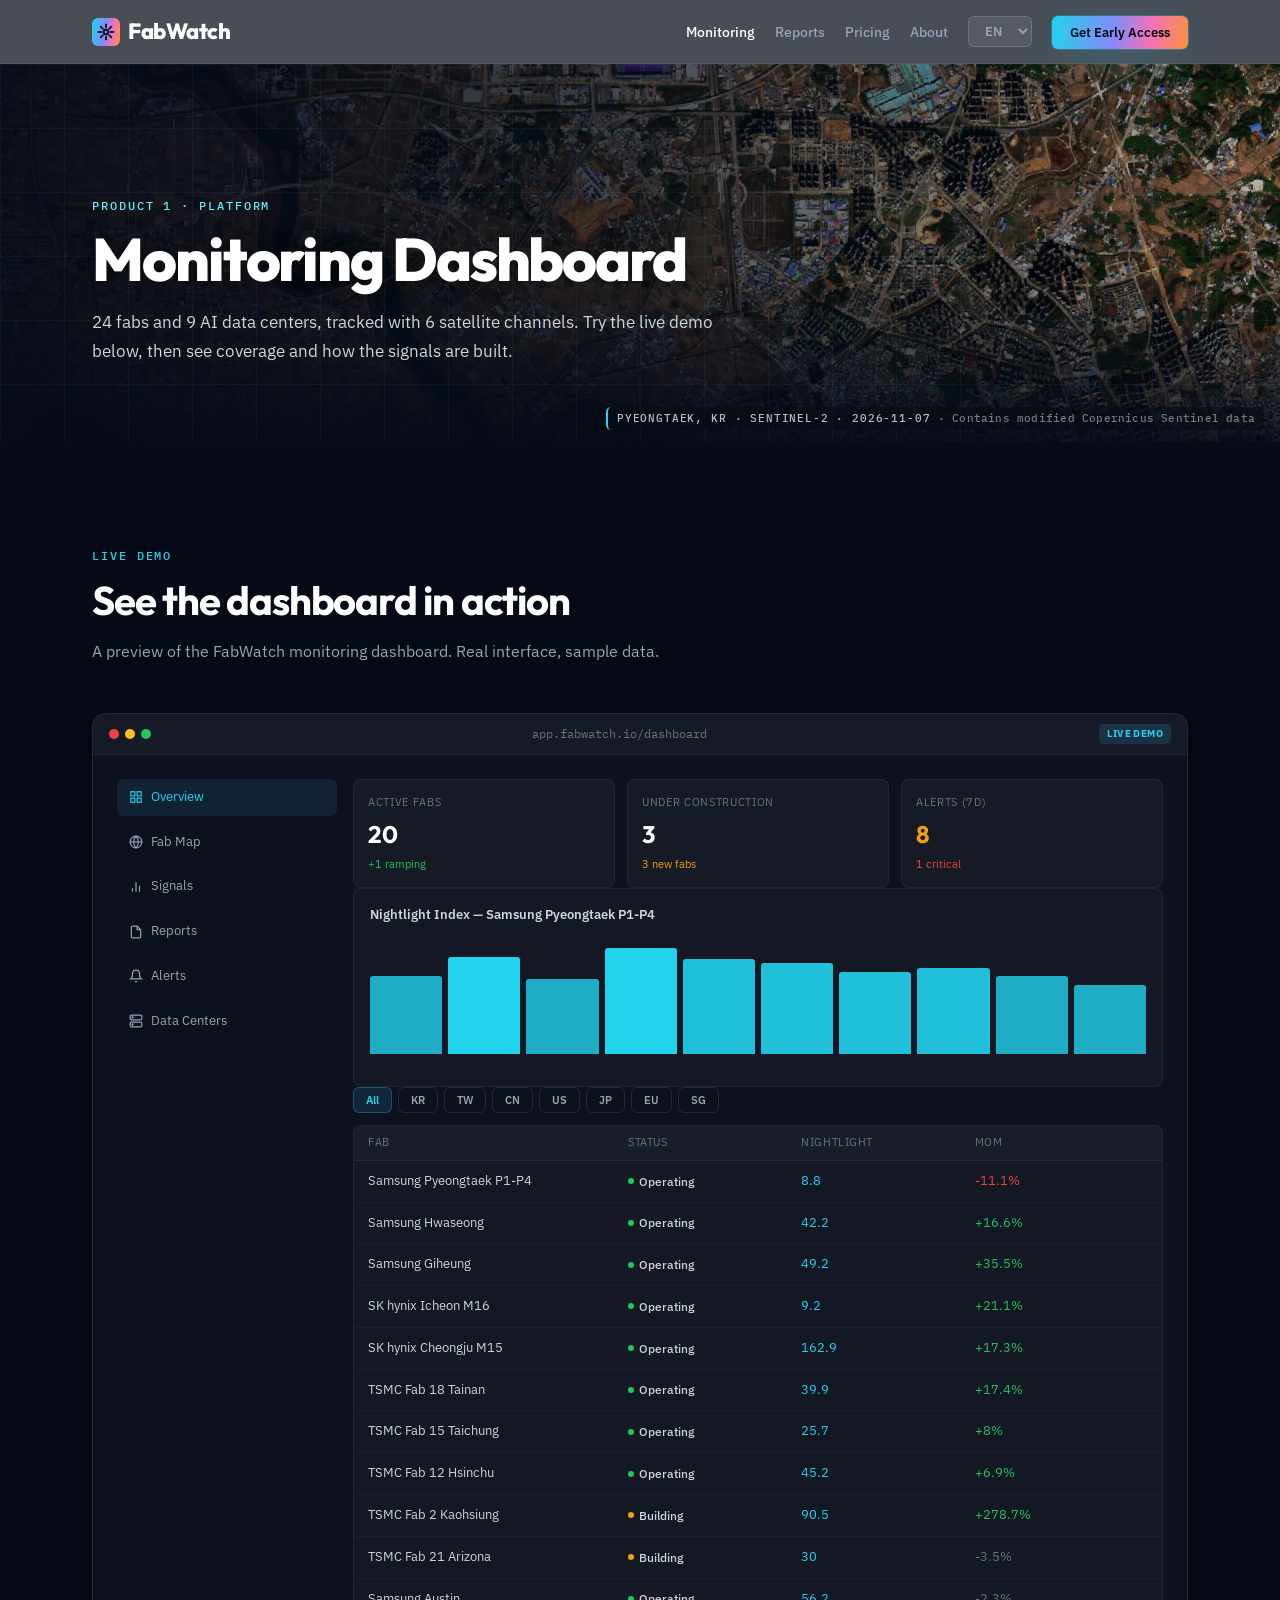
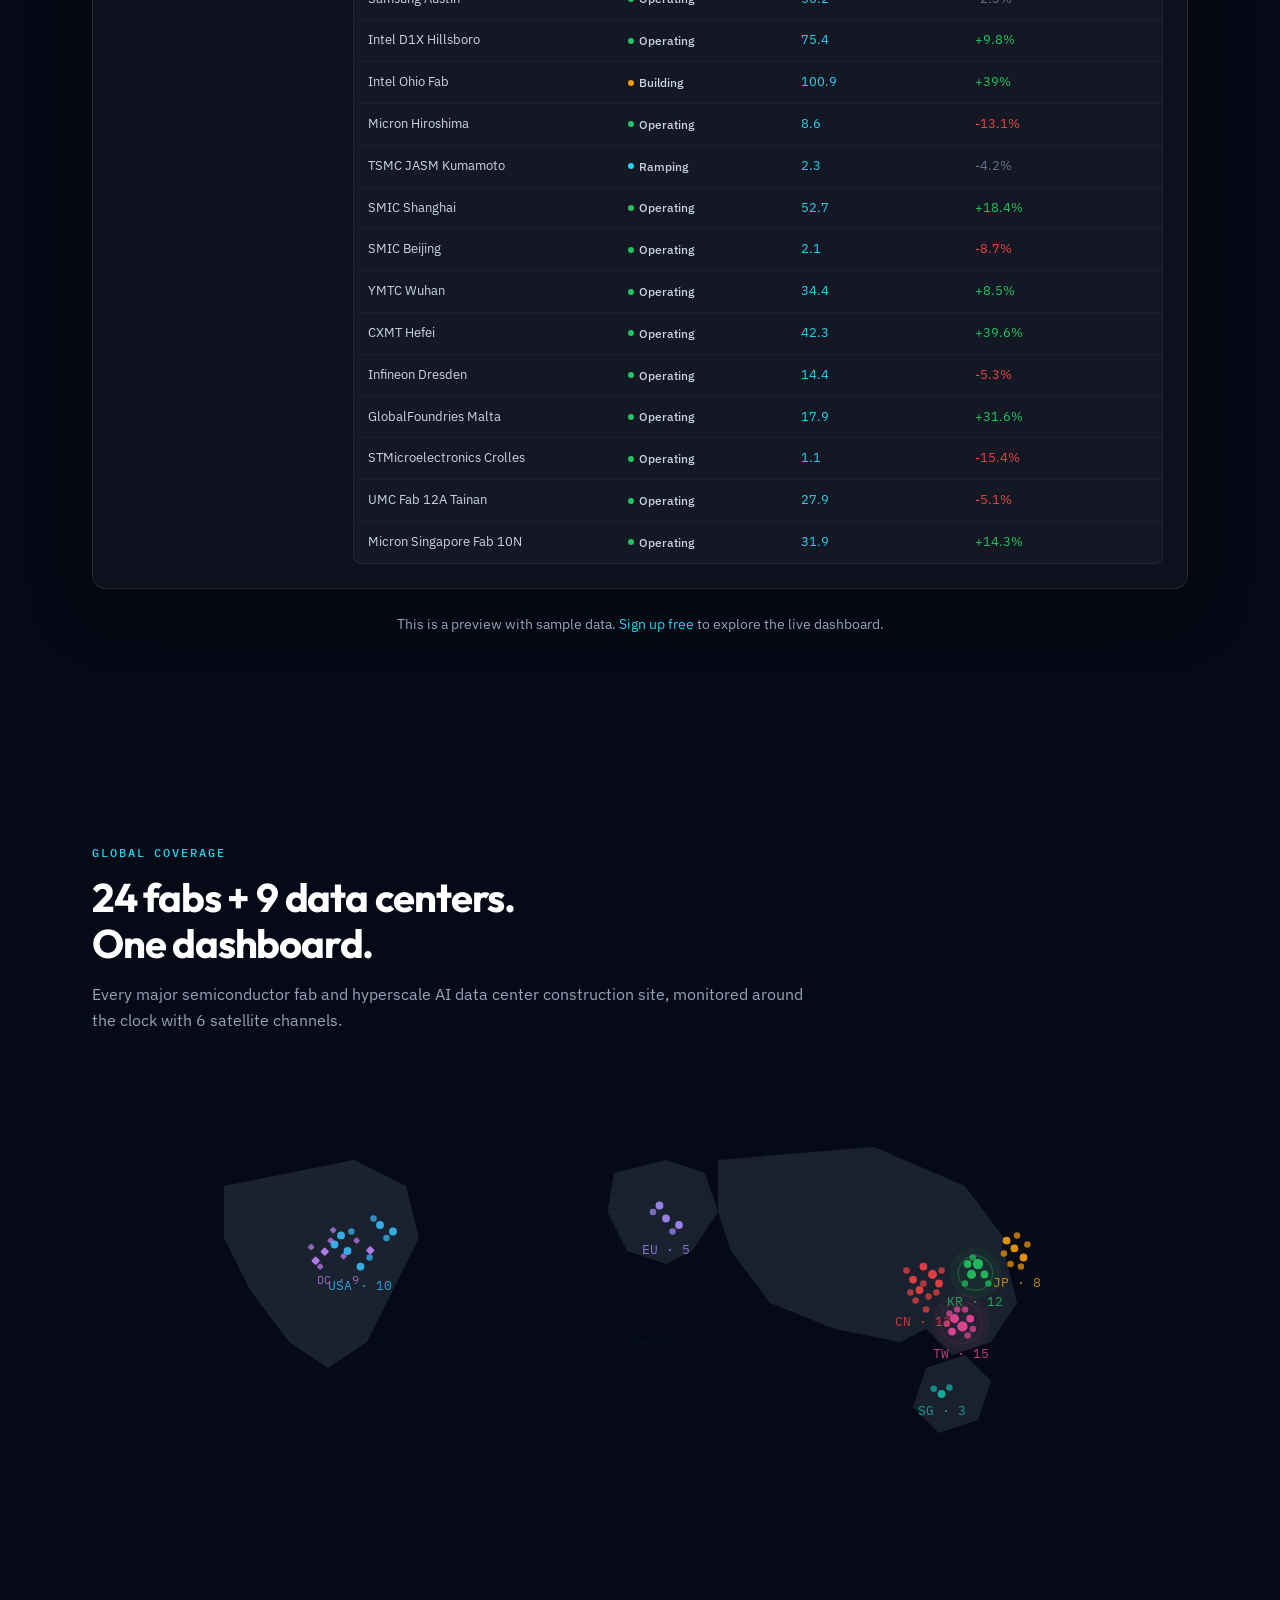
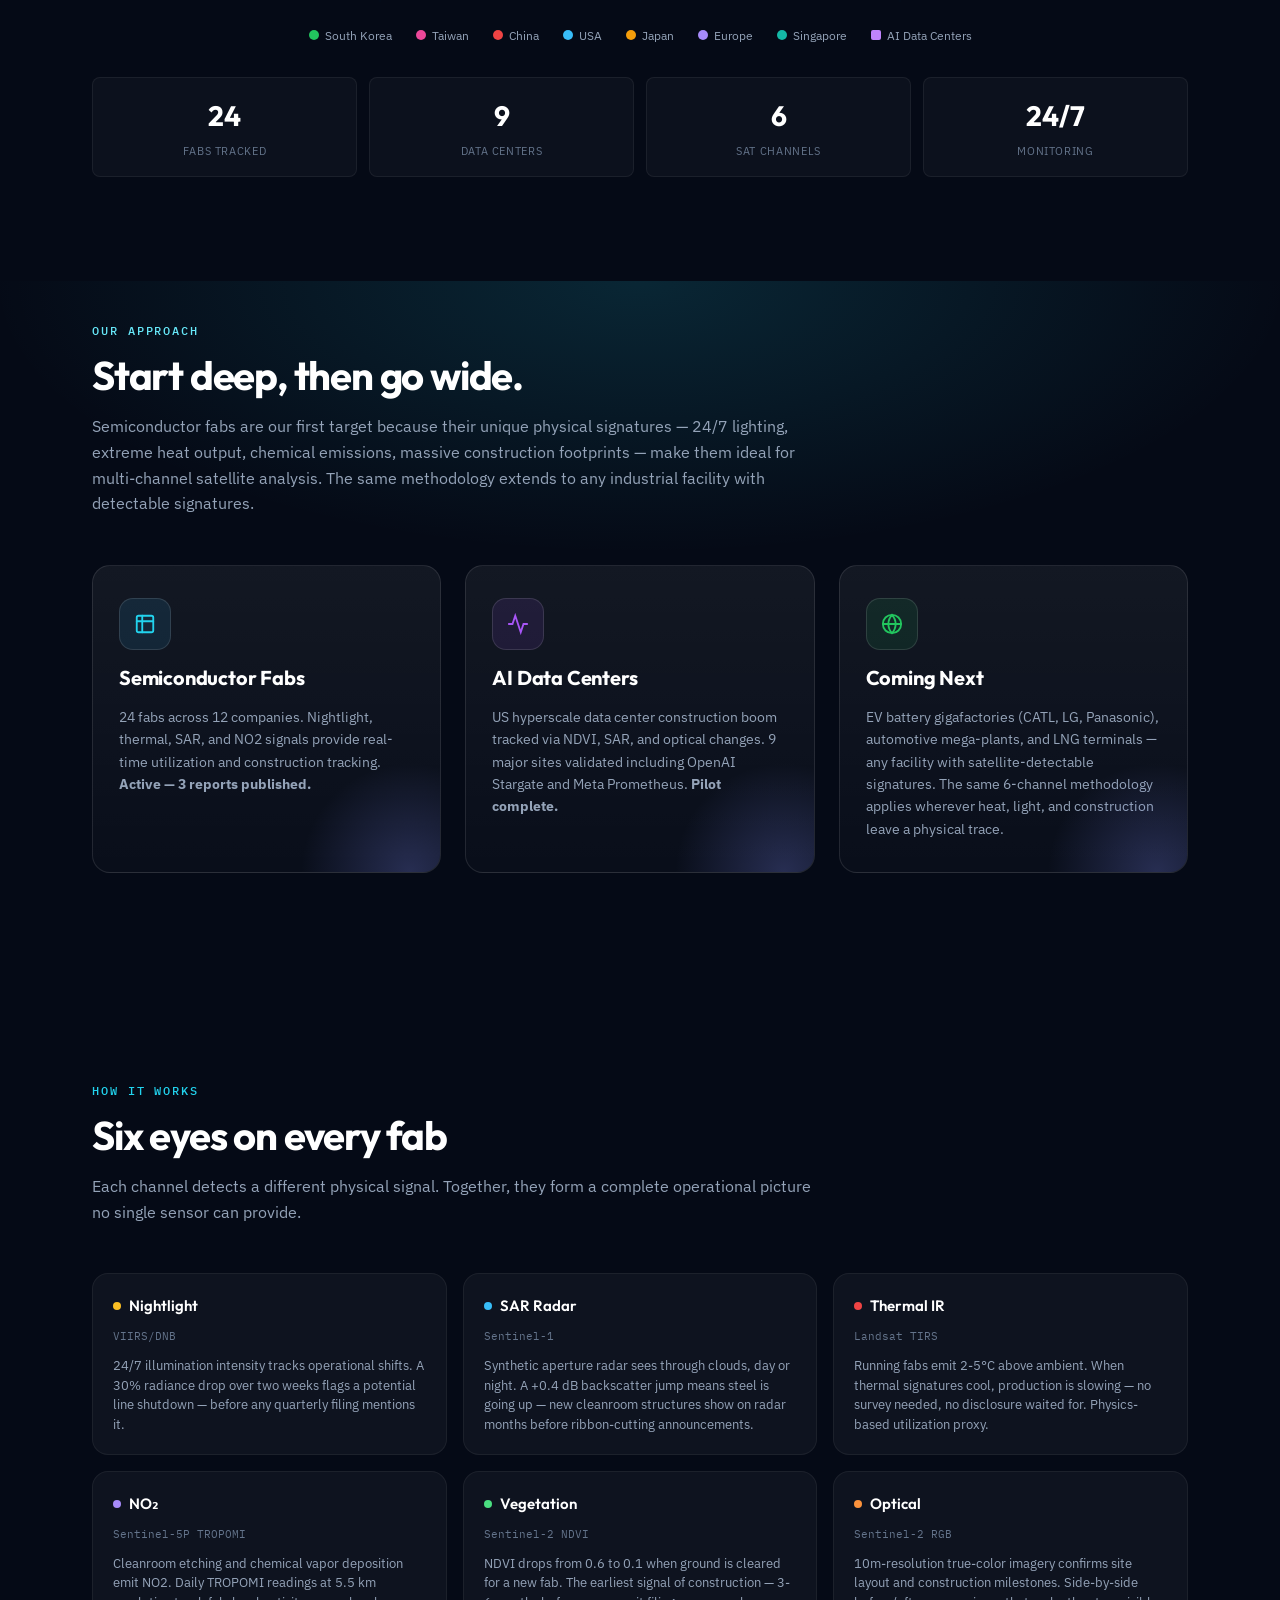
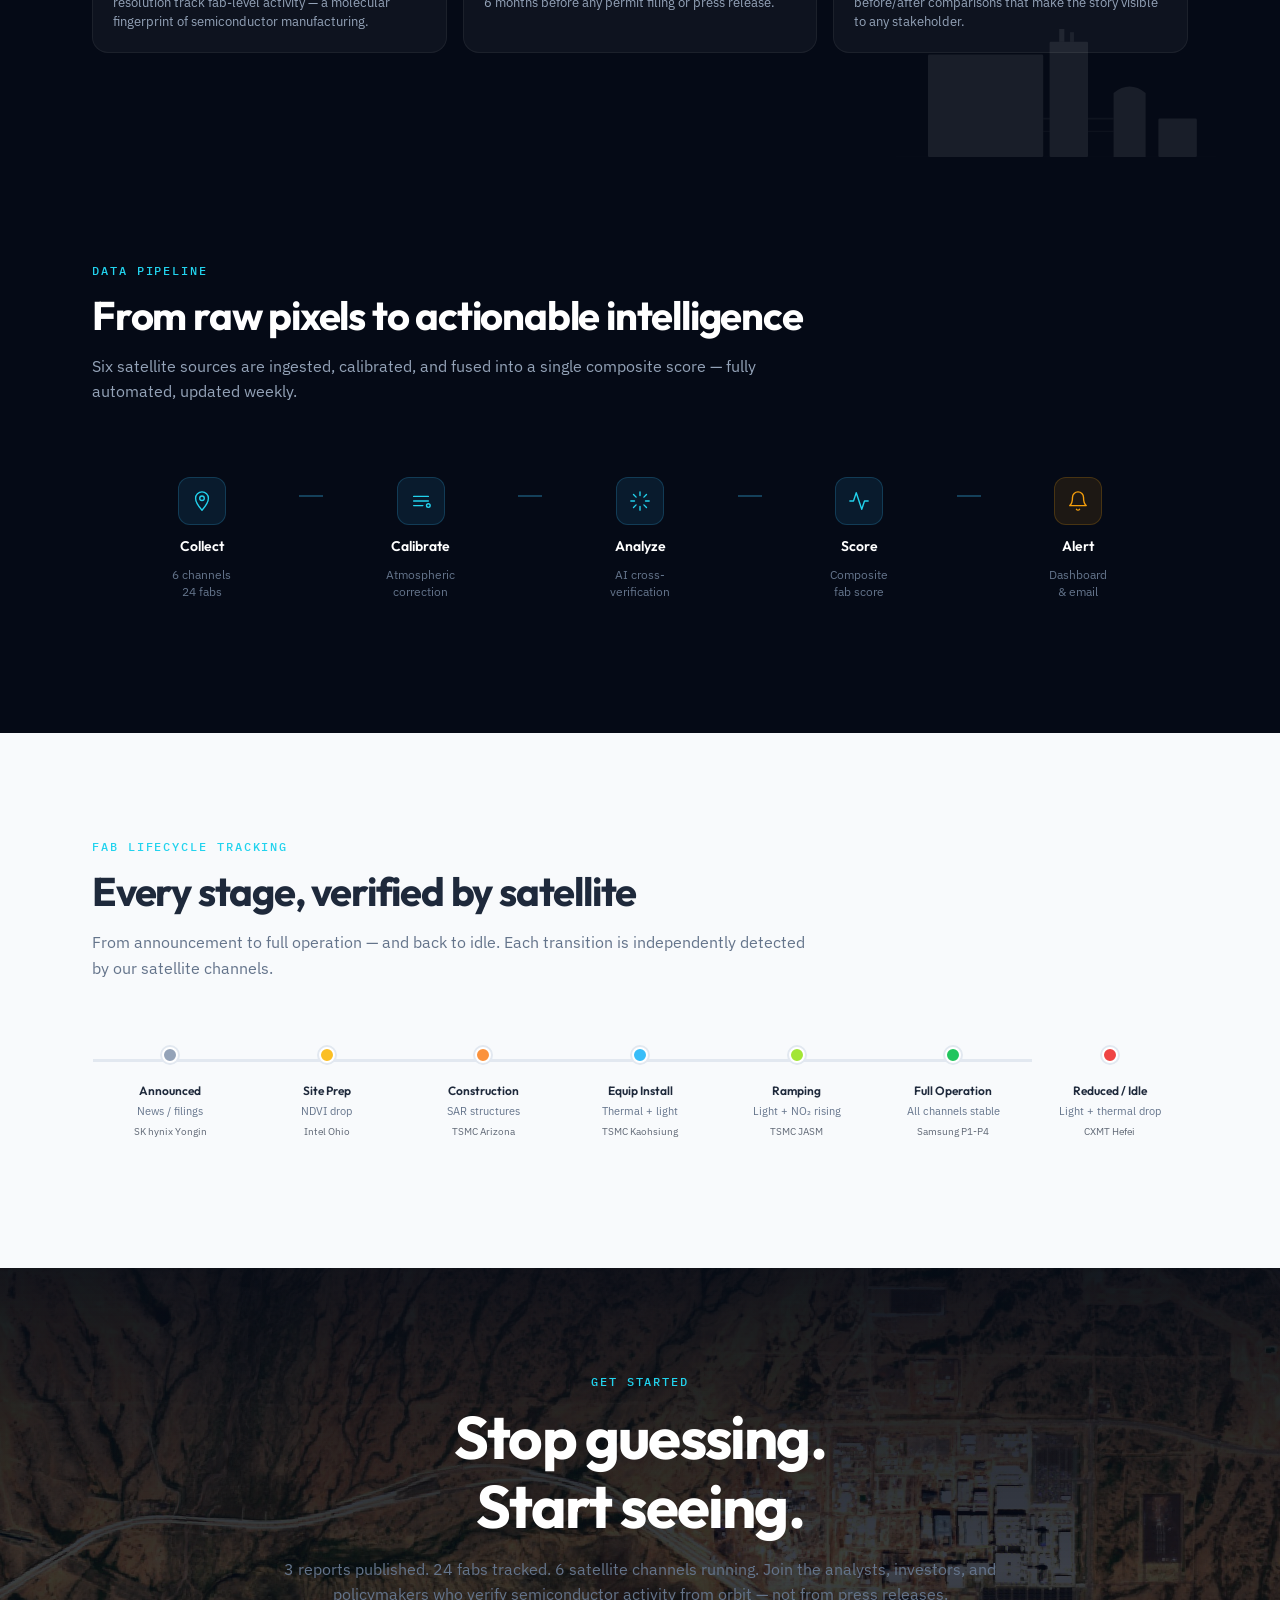
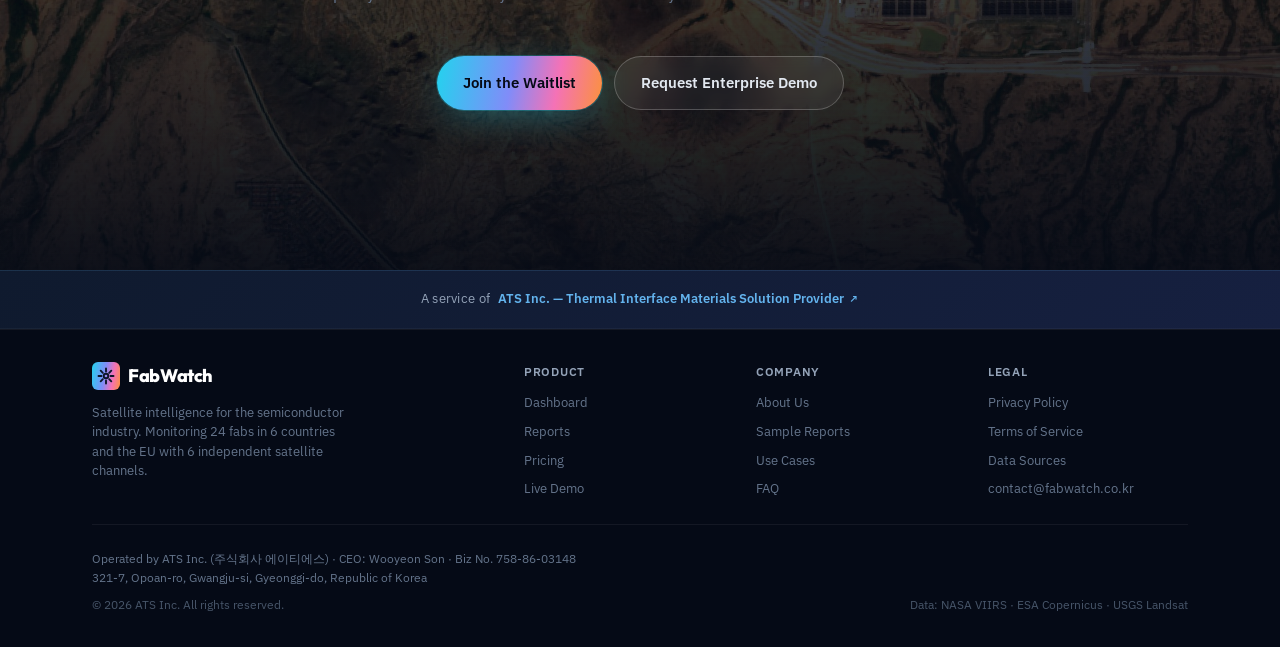
<file: monitoring/index.html>
<!DOCTYPE html>
<meta charset="utf-8">
<meta name="viewport" content="width=device-width, initial-scale=1">
<!-- Google Analytics (GA4) -->
<script async src="https://www.googletagmanager.com/gtag/js?id=G-8E0SRTKMRB"></script>
<script>window.dataLayer=window.dataLayer||[];function gtag(){dataLayer.push(arguments);}gtag('js',new Date());gtag('config','G-8E0SRTKMRB');</script>
<meta name="robots" content="noindex, nofollow"><!-- 2026-11-20: 문구 검수 끝날 때까지 검색 노출 차단 -->
<title>Monitoring Dashboard — FabWatch</title>
<meta name="description" content="FabWatch monitors 24 semiconductor fabs and 9 AI data centers using 6 satellite channels. Real-time utilization tracking, construction progress, and supply chain intelligence for analysts, investors, and policymakers.">
<meta property="og:title" content="FabWatch — Satellite Intelligence for Semiconductor Fabs & AI Data Centers">
<meta property="og:description" content="Monitor 24 semiconductor fabs and 9 AI data centers with 6 satellite channels. Real-time utilization data, construction tracking, and supply chain intelligence.">
<meta property="og:type" content="website">
<meta property="og:url" content="https://fabwatch.co.kr/monitoring/">
<meta property="og:image" content="https://fabwatch.co.kr/og-image.png">
<meta name="twitter:card" content="summary_large_image">
<meta name="twitter:title" content="FabWatch — Satellite Intelligence for Semiconductor Fabs & AI Data Centers">
<meta name="twitter:description" content="24 fabs + 9 data centers. 6 satellite channels. One dashboard.">
<meta name="twitter:image" content="https://fabwatch.co.kr/og-image.png">
<link rel="canonical" href="https://fabwatch.co.kr/monitoring/">
<meta name="claude:viewport-fit-sides" content="cover">
<link rel="stylesheet" href="https://fonts.googleapis.com/css2?family=Outfit:wght@300;400;500;600;700;800;900&family=IBM+Plex+Sans:wght@300;400;500;600&family=IBM+Plex+Mono:wght@400;500&family=Noto+Sans+KR:wght@300;400;500;600;700;900&family=Noto+Sans+JP:wght@300;400;500;600;700;900&display=swap">
<link rel="stylesheet" href="/assets/site.css?v=cc4ce246">
</head>
<body>

<!-- NAV -->
<nav>
  <div class="inner nav-inner">
    <a href="/" class="logo">
      <span class="logo-icon">
        <svg viewBox="0 0 24 24" fill="none" stroke="#0B1628" stroke-width="2.5" stroke-linecap="round"><circle cx="12" cy="12" r="3"/><path d="M12 2v4M12 18v4M4.93 4.93l2.83 2.83M16.24 16.24l2.83 2.83M2 12h4M18 12h4M4.93 19.07l2.83-2.83M16.24 7.76l2.83-2.83"/></svg>
      </span>
      FabWatch
    </a>
    <ul class="nav-links">
      <li><a href="/monitoring/" class="hide-xs" data-nav="monitoring"><span class="en">Monitoring</span><span class="ko">모니터링</span><span class="ja">モニタリング</span></a></li>
      <li><a href="/reports/" class="hide-xs" data-nav="reports"><span class="en">Reports</span><span class="ko">리포트</span><span class="ja">レポート</span></a></li>
      <li><a href="/pricing/" class="hide-mobile" data-nav="pricing"><span class="en">Pricing</span><span class="ko">요금제</span><span class="ja">料金</span></a></li>
      <li><a href="/about/" class="hide-mobile" data-nav="about"><span class="en">About</span><span class="ko">회사 소개</span><span class="ja">会社概要</span></a></li>
      <li><select class="lang-toggle" onchange="setLang(this.value)" aria-label="Language"><option value="en">EN</option><option value="ko">KO</option><option value="ja">JA</option></select></li>
      <li><a href="#" onclick="openModal();return false;" class="nav-cta"><span class="en">Get Early Access</span><span class="ko">얼리 액세스</span><span class="ja">アーリーアクセス</span></a></li>
      <li class="nav-burger-li"><button type="button" class="nav-burger" aria-label="Menu" aria-expanded="false" aria-controls="navDrawer" onclick="toggleNavMenu()"><svg width="22" height="22" viewBox="0 0 24 24" fill="none" stroke="currentColor" stroke-width="2" stroke-linecap="round"><line x1="4" y1="7" x2="20" y2="7"/><line x1="4" y1="12" x2="20" y2="12"/><line x1="4" y1="17" x2="20" y2="17"/></svg></button></li>
    </ul>
  </div>
  <div class="nav-drawer" id="navDrawer">
    <a href="/monitoring/" data-nav="monitoring"><span class="en">Monitoring Dashboard</span><span class="ko">모니터링 대시보드</span><span class="ja">モニタリング・ダッシュボード</span></a>
    <a href="/reports/" data-nav="reports"><span class="en">Sample Reports</span><span class="ko">샘플 리포트</span><span class="ja">サンプルレポート</span></a>
    <a href="/pricing/" data-nav="pricing"><span class="en">Pricing</span><span class="ko">요금제</span><span class="ja">料金</span></a>
    <a href="/about/" data-nav="about"><span class="en">About</span><span class="ko">회사 소개</span><span class="ja">会社概要</span></a>
    <a href="#" onclick="toggleNavMenu(false);openModal();return false;" class="nav-drawer-cta"><span class="en">Join the Waitlist</span><span class="ko">대기 등록하기</span><span class="ja">ウェイトリストに登録</span></a>
  </div>
</nav>

<!-- PAGE INTRO (satellite banner) -->
<section class="hero page-hero" style="--banner:url(/assets/img/sat/pyeongtaek-wide-2026-11.jpg);">
  <div class="page-hero-shade" aria-hidden="true"></div>
  <div class="inner">
    <div class="section-label"><span class="en">PRODUCT 1 · PLATFORM</span><span class="ko">상품 1 · 플랫폼</span><span class="ja">商品1 · プラットフォーム</span></div>
    <h1><span class="en">Monitoring Dashboard</span><span class="ko">모니터링 대시보드</span><span class="ja">モニタリング・ダッシュボード</span></h1>
    <p><span class="en">24 fabs and 9 AI data centers, tracked with 6 satellite channels. Try the live demo below, then see coverage and how the signals are built.</span><span class="ko">24개 팹과 9개 AI 데이터센터를 6개 위성 채널로 추적합니다. 아래 데모를 직접 써 보고, 커버리지와 신호를 만드는 방법을 확인하세요.</span><span class="ja">24のファブと9つのAIデータセンターを6つの衛星チャネルで追跡します。下のデモを実際に操作し、カバレッジとシグナルの作り方をご確認ください。</span></p>
  </div>
  <div class="page-hero-tag">PYEONGTAEK, KR · SENTINEL-2 · 2026-11-07</div>
</section>

<!-- DEMO DASHBOARD -->
<section class="demo-section section" id="demo">
  <div class="inner">
    <div class="section-label"><span class="en">Live Demo</span><span class="ko">데모 대시보드</span><span class="ja">デモ・ダッシュボード</span></div>
    <h2 class="section-title reveal">
      <span class="en">See the dashboard in action</span>
      <span class="ko">대시보드를 직접 확인하세요</span><span class="ja">ダッシュボードを実際にご覧ください</span>
    </h2>
    <p class="section-desc">
      <span class="en">A preview of the FabWatch monitoring dashboard. Real interface, sample data.</span>
      <span class="ko">FabWatch 모니터링 대시보드의 미리보기입니다. 실제 인터페이스, 샘플 데이터.</span><span class="ja">FabWatchモニタリング・ダッシュボードのプレビューです。実際のインターフェース、サンプルデータ。</span>
    </p>
    <div class="demo-frame">
      <div class="demo-titlebar">
        <div class="demo-dots">
          <span style="background:#EF4444;"></span>
          <span style="background:#FBBF24;"></span>
          <span style="background:#22C55E;"></span>
        </div>
        <div class="demo-url">app.fabwatch.io/dashboard</div>
        <span class="demo-badge-live">LIVE DEMO</span>
      </div>
      <div class="demo-body">
        <div class="demo-grid">
          <!-- Sidebar -->
          <div class="demo-sidebar">
            <div class="demo-nav-item active" onclick="switchDemoTab(this,'overview')">
              <svg width="14" height="14" viewBox="0 0 24 24" fill="none" stroke="currentColor" stroke-width="2"><rect x="3" y="3" width="7" height="7"/><rect x="14" y="3" width="7" height="7"/><rect x="3" y="14" width="7" height="7"/><rect x="14" y="14" width="7" height="7"/></svg>
              <span class="en">Overview</span><span class="ko">전체 현황</span><span class="ja">全体概況</span>
            </div>
            <div class="demo-nav-item" onclick="switchDemoTab(this,'map')">
              <svg width="14" height="14" viewBox="0 0 24 24" fill="none" stroke="currentColor" stroke-width="2"><circle cx="12" cy="12" r="10"/><path d="M2 12h20"/><path d="M12 2a15.3 15.3 0 0 1 4 10 15.3 15.3 0 0 1-4 10 15.3 15.3 0 0 1-4-10A15.3 15.3 0 0 1 12 2z"/></svg>
              <span class="en">Fab Map</span><span class="ko">팹 지도</span><span class="ja">ファブマップ</span>
            </div>
            <div class="demo-nav-item" onclick="switchDemoTab(this,'signals')">
              <svg width="14" height="14" viewBox="0 0 24 24" fill="none" stroke="currentColor" stroke-width="2"><path d="M18 20V10"/><path d="M12 20V4"/><path d="M6 20v-6"/></svg>
              <span class="en">Signals</span><span class="ko">신호 분석</span><span class="ja">シグナル分析</span>
            </div>
            <div class="demo-nav-item" onclick="switchDemoTab(this,'reports')">
              <svg width="14" height="14" viewBox="0 0 24 24" fill="none" stroke="currentColor" stroke-width="2"><path d="M14 2H6a2 2 0 0 0-2 2v16a2 2 0 0 0 2 2h12a2 2 0 0 0 2-2V8z"/><polyline points="14 2 14 8 20 8"/></svg>
              <span class="en">Reports</span><span class="ko">리포트</span><span class="ja">レポート</span>
            </div>
            <div class="demo-nav-item" onclick="switchDemoTab(this,'alerts')">
              <svg width="14" height="14" viewBox="0 0 24 24" fill="none" stroke="currentColor" stroke-width="2"><path d="M18 8A6 6 0 0 0 6 8c0 7-3 9-3 9h18s-3-2-3-9"/><path d="M13.73 21a2 2 0 0 1-3.46 0"/></svg>
              <span class="en">Alerts</span><span class="ko">알림</span><span class="ja">アラート</span>
            </div>
            <div class="demo-nav-item" onclick="switchDemoTab(this,'datacenters')">
              <svg width="14" height="14" viewBox="0 0 24 24" fill="none" stroke="currentColor" stroke-width="2"><rect x="2" y="2" width="20" height="8" rx="2"/><rect x="2" y="14" width="20" height="8" rx="2"/><circle cx="6" cy="6" r="1"/><circle cx="6" cy="18" r="1"/></svg>
              <span class="en">Data Centers</span><span class="ko">데이터센터</span><span class="ja">データセンター</span>
            </div>
          </div>
          <!-- Main content -->
          <div class="demo-main">
            <!-- VIEW: Overview (default) -->
            <div class="demo-view active" id="demo-overview">
            <!-- Stats row (populated from JSON) -->
            <div class="demo-stats-row" id="demo-stats-row"></div>
            <!-- Chart area -->
            <div class="demo-chart">
              <div class="demo-chart-title" id="demo-chart-title"></div>
              <div class="demo-bars" id="demo-chart-bars"></div>
              <div id="demo-channel-dots" style="text-align:center;margin-top:8px;"></div>
            </div>
            <!-- Fab filter -->
            <div class="demo-filter-bar">
              <button class="demo-filter-btn active" onclick="filterFabs(this,'all')"><span class="en">All</span><span class="ko">전체</span><span class="ja">すべて</span></button>
              <button class="demo-filter-btn" onclick="filterFabs(this,'kr')">KR</button>
              <button class="demo-filter-btn" onclick="filterFabs(this,'tw')">TW</button>
              <button class="demo-filter-btn" onclick="filterFabs(this,'cn')">CN</button>
              <button class="demo-filter-btn" onclick="filterFabs(this,'us')">US</button>
              <button class="demo-filter-btn" onclick="filterFabs(this,'jp')">JP</button>
              <button class="demo-filter-btn" onclick="filterFabs(this,'eu')">EU</button>
              <button class="demo-filter-btn" onclick="filterFabs(this,'sg')">SG</button>
            </div>
            <!-- Fab list -->
            <div class="demo-fab-list" id="demo-fab-table">
              <div class="demo-fab-header">
                <span><span class="en">Fab</span><span class="ko">팹</span><span class="ja">ファブ</span></span>
                <span><span class="en">Status</span><span class="ko">상태</span><span class="ja">ステータス</span></span>
                <span><span class="en">Nightlight</span><span class="ko">야간조명</span><span class="ja">夜間光</span></span>
                <span><span class="en">Change</span><span class="ko">변화</span><span class="ja">変化</span></span>
              </div>
              <!-- Fab rows populated from JSON -->
            </div>
            </div><!-- /demo-overview -->
            <!-- VIEW: Fab Map -->
            <div class="demo-view" id="demo-map">
              <div class="demo-map-placeholder">
                <div style="text-align:center;">
                  <svg width="48" height="48" viewBox="0 0 24 24" fill="none" stroke="#475569" stroke-width="1.5"><circle cx="12" cy="12" r="10"/><path d="M2 12h20"/><path d="M12 2a15.3 15.3 0 014 10 15.3 15.3 0 01-4 10 15.3 15.3 0 01-4-10 15.3 15.3 0 014-10z"/></svg>
                  <div style="margin-top:8px;"><span class="en">Interactive map with 24 fabs</span><span class="ko">24개 팹 인터랙티브 지도</span><span class="ja">24ファブのインタラクティブマップ</span></div>
                  <div style="font-size:11px;color:#334155;margin-top:4px;"><span class="en">Available in full dashboard</span><span class="ko">풀 대시보드에서 이용 가능</span><span class="ja">フル版ダッシュボードで利用可能</span></div>
                </div>
              </div>
            </div>
            <!-- VIEW: Signals -->
            <div class="demo-view" id="demo-signals">
              <!-- Signal cards populated from JSON -->
            </div>
            <!-- VIEW: Reports -->
            <div class="demo-view" id="demo-reports">
              <div style="display:flex;flex-direction:column;gap:10px;">
                <div style="padding:12px;background:rgba(255,255,255,0.03);border:1px solid rgba(255,255,255,0.06);border-radius:8px;display:flex;gap:12px;align-items:center;">
                  <svg width="20" height="20" viewBox="0 0 24 24" fill="none" stroke="#38BDF8" stroke-width="2"><path d="M14 2H6a2 2 0 00-2 2v16a2 2 0 002 2h12a2 2 0 002-2V8z"/><path d="M14 2v6h6"/></svg>
                  <div><div style="font-size:13px;color:#E2E8F0;font-weight:600;"><span class="en">[Example] Fab Deep Dive</span><span class="ko">[예시] 팹 심층 분석</span><span class="ja">［例］ファブ詳細分析</span></div><div style="font-size:11px;color:#64748B;">2026-11-04 · PDF · 24 pages</div></div>
                </div>
                <div style="padding:12px;background:rgba(255,255,255,0.03);border:1px solid rgba(255,255,255,0.06);border-radius:8px;display:flex;gap:12px;align-items:center;">
                  <svg width="20" height="20" viewBox="0 0 24 24" fill="none" stroke="#F59E0B" stroke-width="2"><path d="M14 2H6a2 2 0 00-2 2v16a2 2 0 002 2h12a2 2 0 002-2V8z"/><path d="M14 2v6h6"/></svg>
                  <div><div style="font-size:13px;color:#E2E8F0;font-weight:600;"><span class="en">[Example] Country Fab Monthly</span><span class="ko">[예시] 국가별 팹 월간 리포트</span><span class="ja">［例］国別ファブ月次レポート</span></div><div style="font-size:11px;color:#64748B;">2026-10-28 · PDF · 18 pages</div></div>
                </div>
                <div style="padding:12px;background:rgba(255,255,255,0.03);border:1px solid rgba(255,255,255,0.06);border-radius:8px;display:flex;gap:12px;align-items:center;">
                  <svg width="20" height="20" viewBox="0 0 24 24" fill="none" stroke="#22C55E" stroke-width="2"><path d="M14 2H6a2 2 0 00-2 2v16a2 2 0 002 2h12a2 2 0 002-2V8z"/><path d="M14 2v6h6"/></svg>
                  <div><div style="font-size:13px;color:#E2E8F0;font-weight:600;"><span class="en">[Example] Construction Progress Report</span><span class="ko">[예시] 건설 진척 리포트</span><span class="ja">［例］建設進捗レポート</span></div><div style="font-size:11px;color:#64748B;">2026-10-21 · PDF · 12 pages</div></div>
                </div>
              </div>
            </div>
            <!-- VIEW: Alerts -->
            <div class="demo-view" id="demo-alerts">
              <div style="display:flex;flex-direction:column;gap:8px;">
                <div style="padding:10px 12px;background:rgba(239,68,68,0.08);border:1px solid rgba(239,68,68,0.2);border-radius:8px;font-size:13px;">
                  <div style="color:#F87171;font-weight:600;margin-bottom:2px;">⚠ <span class="en">[Example] Fab A (China)</span><span class="ko">[예시] 팹 A (중국)</span><span class="ja">［例］ファブA（中国）</span> — <span class="en">Nightlight drop -8.7%</span><span class="ko">야간조명 -8.7% 하락</span><span class="ja">夜間光 -8.7% 低下</span></div>
                  <div style="color:#94A3B8;font-size:11px;">2026-11-08 · <span class="en">Possible utilization cut</span><span class="ko">가동률 하락 가능성</span><span class="ja">稼働率低下の可能性</span></div>
                </div>
                <div style="padding:10px 12px;background:rgba(245,158,11,0.08);border:1px solid rgba(245,158,11,0.2);border-radius:8px;font-size:13px;">
                  <div style="color:#FBBF24;font-weight:600;margin-bottom:2px;">⚡ <span class="en">[Example] Fab B (USA)</span><span class="ko">[예시] 팹 B (미국)</span><span class="ja">［例］ファブB（米国）</span> — <span class="en">Construction +34.1%</span><span class="ko">건설 진척 +34.1%</span><span class="ja">建設進捗 +34.1%</span></div>
                  <div style="color:#94A3B8;font-size:11px;">2026-11-07 · <span class="en">Ahead of schedule</span><span class="ko">일정 앞섬</span><span class="ja">予定より前倒し</span></div>
                </div>
                <div style="padding:10px 12px;background:rgba(56,189,248,0.08);border:1px solid rgba(56,189,248,0.2);border-radius:8px;font-size:13px;">
                  <div style="color:#38BDF8;font-weight:600;margin-bottom:2px;">📊 <span class="en">[Example] Fab C (Japan)</span><span class="ko">[예시] 팹 C (일본)</span><span class="ja">［例］ファブC（日本）</span> — <span class="en">Ramp milestone 87%</span><span class="ko">램프업 87% 돌파</span><span class="ja">ランプアップ87%到達</span></div>
                  <div style="color:#94A3B8;font-size:11px;">2026-11-06 · <span class="en">Target: 90% by Q1</span><span class="ko">목표: Q1까지 90%</span><span class="ja">目標：Q1までに90%</span></div>
                </div>
                <div style="padding:10px 12px;background:rgba(34,197,94,0.08);border:1px solid rgba(34,197,94,0.2);border-radius:8px;font-size:13px;">
                  <div style="color:#4ADE80;font-weight:600;margin-bottom:2px;">✓ <span class="en">[Example] Fab D (Korea)</span><span class="ko">[예시] 팹 D (한국)</span><span class="ja">［例］ファブD（韓国）</span> — <span class="en">Stable at 94%</span><span class="ko">94% 안정 가동</span><span class="ja">94%で安定稼働</span></div>
                  <div style="color:#94A3B8;font-size:11px;">2026-11-05 · <span class="en">No change</span><span class="ko">변동 없음</span><span class="ja">変化なし</span></div>
                </div>
              </div>
            </div>
            <!-- VIEW: Data Centers -->
            <div class="demo-view" id="demo-datacenters">
              <div class="demo-stats-row">
                <div class="demo-stat-card">
                  <div class="demo-stat-label"><span class="en">Tracked Sites</span><span class="ko">추적 현장</span><span class="ja">追跡拠点</span></div>
                  <div class="demo-stat-val" style="color:#C084FC;">9</div>
                  <div class="demo-stat-delta" style="color:var(--accent-warm);"><span class="en">US only (Phase 1)</span><span class="ko">미국만 (1단계)</span><span class="ja">米国のみ（第1段階）</span></div>
                </div>
                <div class="demo-stat-card">
                  <div class="demo-stat-label"><span class="en">Under Construction</span><span class="ko">건설 중</span><span class="ja">建設中</span></div>
                  <div class="demo-stat-val" style="color:var(--accent-warm);">7</div>
                  <div class="demo-stat-delta" style="color:var(--accent-green);"><span class="en">2 operational</span><span class="ko">2곳 가동</span><span class="ja">2か所稼働</span></div>
                </div>
                <div class="demo-stat-card">
                  <div class="demo-stat-label"><span class="en">Total Investment</span><span class="ko">총 투자액</span><span class="ja">総投資額</span></div>
                  <div class="demo-stat-val">$280B+</div>
                  <div class="demo-stat-delta" style="color:var(--fg-muted);"><span class="en">announced capex</span><span class="ko">발표 투자액</span><span class="ja">発表済み投資額</span></div>
                </div>
              </div>
              <div class="demo-fab-list" style="margin-top:16px;">
                <div class="demo-fab-header">
                  <span><span class="en">Data Center</span><span class="ko">데이터센터</span><span class="ja">データセンター</span></span>
                  <span><span class="en">Owner</span><span class="ko">사업자</span><span class="ja">事業者</span></span>
                  <span><span class="en">Status</span><span class="ko">상태</span><span class="ja">ステータス</span></span>
                  <span><span class="en">Signal</span><span class="ko">신호</span><span class="ja">シグナル</span></span>
                </div>
                <div class="demo-fab-row"><span>Hyperion, Louisiana</span><span style="color:#C084FC;">Meta</span><span class="demo-status"><span class="dot" style="background:var(--accent-warm);"></span> <span class="en">Building</span><span class="ko">건설 중</span><span class="ja">建設中</span></span><span style="color:var(--accent-warm);">+42.3%</span></div>
                <div class="demo-fab-row"><span>Stargate, Texas</span><span style="color:#C084FC;">OpenAI/SB</span><span class="demo-status"><span class="dot" style="background:var(--accent-warm);"></span> <span class="en">Site Prep</span><span class="ko">부지 정리</span><span class="ja">用地造成</span></span><span style="color:var(--accent-warm);">+28.6%</span></div>
                <div class="demo-fab-row"><span>Ashburn Campus, Virginia</span><span style="color:#C084FC;">Microsoft</span><span class="demo-status"><span class="dot" style="background:var(--accent-green);"></span> <span class="en">Operating</span><span class="ko">가동 중</span><span class="ja">稼働中</span></span><span style="color:var(--accent-green);">+3.1%</span></div>
                <div class="demo-fab-row"><span>Columbus Campus, Ohio</span><span style="color:#C084FC;">Google</span><span class="demo-status"><span class="dot" style="background:var(--accent-warm);"></span> <span class="en">Building</span><span class="ko">건설 중</span><span class="ja">建設中</span></span><span style="color:var(--accent-warm);">+35.7%</span></div>
                <div class="demo-fab-row"><span>Prometheus, Indiana</span><span style="color:#C084FC;">Meta</span><span class="demo-status"><span class="dot" style="background:var(--accent-warm);"></span> <span class="en">Building</span><span class="ko">건설 중</span><span class="ja">建設中</span></span><span style="color:var(--accent-warm);">+31.2%</span></div>
                <div class="demo-fab-row"><span>Memphis Gigafactory, TN</span><span style="color:#C084FC;">xAI</span><span class="demo-status"><span class="dot" style="background:var(--accent-green);"></span> <span class="en">Operating</span><span class="ko">가동 중</span><span class="ja">稼働中</span></span><span style="color:var(--accent-green);">+5.8%</span></div>
                <div class="demo-fab-row"><span>Gluckstadt, Mississippi</span><span style="color:#C084FC;">Amazon</span><span class="demo-status"><span class="dot" style="background:var(--accent-warm);"></span> <span class="en">Building</span><span class="ko">건설 중</span><span class="ja">建設中</span></span><span style="color:var(--accent-warm);">+22.4%</span></div>
                <div class="demo-fab-row"><span>Sterling, Illinois</span><span style="color:#C084FC;">CoreWeave</span><span class="demo-status"><span class="dot" style="background:var(--accent-warm);"></span> <span class="en">Building</span><span class="ko">건설 중</span><span class="ja">建設中</span></span><span style="color:var(--accent-warm);">+18.9%</span></div>
                <div class="demo-fab-row"><span>Midlothian, Texas</span><span style="color:#C084FC;">Google</span><span class="demo-status"><span class="dot" style="background:var(--accent-warm);"></span> <span class="en">Site Prep</span><span class="ko">부지 정리</span><span class="ja">用地造成</span></span><span style="color:var(--accent-warm);">+15.3%</span></div>
              </div>
              <div style="margin-top:12px;padding:10px 12px;background:rgba(192,132,252,0.06);border:1px solid rgba(192,132,252,0.15);border-radius:8px;font-size:12px;color:#C084FC;">
                <span class="en">🛰 Data center monitoring uses nightlight + thermal IR + SAR to track construction progress and power consumption. Phase 2 will add Asia-Pacific sites.</span>
                <span class="ko">🛰 데이터센터 모니터링은 야간조명 + 열적외선 + SAR로 건설 진척과 전력 소비를 추적합니다. 2단계에서 아시아-태평양 현장이 추가됩니다.</span><span class="ja">🛰 データセンターのモニタリングでは、夜間光＋熱赤外＋SARで建設の進捗と電力消費を追跡します。第2段階でアジア太平洋の拠点を追加予定です。</span>
              </div>
            </div>
          </div>
        </div>
      </div>
    </div>
    <p style="text-align:center; margin-top:24px; font-size:14px; color:#94A3B8;">
      <span class="en">This is a preview with sample data. <a href="#cta" style="color:var(--accent);text-decoration:none;">Sign up free</a> to explore the live dashboard.</span>
      <span class="ko">샘플 데이터가 포함된 미리보기입니다. <a href="#cta" style="color:var(--accent);text-decoration:none;">무료 가입</a> 후 실제 대시보드를 탐색하세요.</span><span class="ja">サンプルデータを含むプレビューです。<a href="#cta" style="color:var(--accent);text-decoration:none;">無料登録</a>して、実際のダッシュボードをお試しください。</span>
    </p>
  </div>
</section>

<!-- WORLD MAP: FABS + DATA CENTERS -->
<section class="worldmap section" id="map">
  <div class="inner">
    <div class="section-label"><span class="en">Global Coverage</span><span class="ko">글로벌 커버리지</span><span class="ja">グローバルカバレッジ</span></div>
    <h2 class="section-title reveal">
      <span class="en">24 fabs + 9 data centers.<br>One dashboard.</span>
      <span class="ko">24개 팹 + 9개 데이터센터.<br>하나의 대시보드.</span><span class="ja">24ファブ＋9データセンター。<br>ひとつのダッシュボードで。</span>
    </h2>
    <p class="section-desc reveal">
      <span class="en">Every major semiconductor fab and hyperscale AI data center construction site, monitored around the clock with 6 satellite channels.</span>
      <span class="ko">모든 주요 반도체 팹과 초대형 AI 데이터센터 건설 현장을 6개 위성 채널로 24시간 모니터링합니다.</span><span class="ja">主要な半導体ファブと超大型AIデータセンターの建設現場を、6つの衛星チャネルで24時間モニタリングします。</span>
    </p>
    <div class="map-wrap reveal">
      <svg class="map-svg" viewBox="0 0 800 400" xmlns="http://www.w3.org/2000/svg">
        <rect width="800" height="400" fill="transparent"/>
        <!-- Simplified continent outlines -->
        <g opacity="0.15" fill="#94A3B8">
          <!-- North America -->
          <path d="M80,80 L180,60 L220,80 L230,120 L210,160 L190,200 L160,220 L130,200 L100,160 L80,120Z"/>
          <!-- Europe -->
          <path d="M380,70 L420,60 L450,70 L460,100 L440,130 L420,140 L390,130 L375,100Z"/>
          <!-- Asia -->
          <path d="M460,60 L580,50 L650,80 L680,120 L670,160 L640,180 L600,200 L550,190 L500,170 L470,130 L460,100Z"/>
          <!-- East Asia detail -->
          <path d="M600,110 L650,100 L680,130 L690,170 L670,200 L640,210 L620,190 L610,160 L600,130Z"/>
          <!-- Southeast Asia -->
          <path d="M620,220 L650,210 L670,230 L660,260 L630,270 L610,250Z"/>
        </g>
        <!-- Grid lines for tech feel -->
        <g stroke="rgba(56,189,248,0.04)" stroke-width="0.5">
          <line x1="0" y1="100" x2="800" y2="100"/><line x1="0" y1="200" x2="800" y2="200"/>
          <line x1="0" y1="300" x2="800" y2="300"/><line x1="200" y1="0" x2="200" y2="400"/>
          <line x1="400" y1="0" x2="400" y2="400"/><line x1="600" y1="0" x2="600" y2="400"/>
        </g>
        <!-- Connection lines from fabs to center -->
        <g stroke="rgba(56,189,248,0.06)" stroke-width="0.5" stroke-dasharray="4,4">
          <line x1="175" y1="130" x2="400" y2="200"/><line x1="200" y1="140" x2="400" y2="200"/>
          <line x1="625" y1="155" x2="400" y2="200"/><line x1="640" y1="170" x2="400" y2="200"/>
          <line x1="660" y1="145" x2="400" y2="200"/><line x1="430" y1="110" x2="400" y2="200"/>
          <line x1="635" y1="235" x2="400" y2="200"/>
        </g>
        <!-- USA fabs (Intel, GlobalFoundries, Samsung Austin, TSMC AZ, Micron) -->
        <g class="map-cluster" data-country="usa">
          <circle class="map-marker" cx="165" cy="125" r="3" fill="#38BDF8" opacity="0.9"><title>Intel Fab 52, Arizona</title></circle>
          <circle class="map-marker" cx="170" cy="118" r="3" fill="#38BDF8" opacity="0.9"><title>Intel Fab 42, Arizona</title></circle>
          <circle class="map-marker" cx="175" cy="130" r="3" fill="#38BDF8" opacity="0.9"><title>TSMC Fab 21, Arizona</title></circle>
          <circle class="map-marker" cx="185" cy="142" r="3" fill="#38BDF8" opacity="0.9"><title>Samsung Austin</title></circle>
          <circle class="map-marker" cx="200" cy="110" r="3" fill="#38BDF8" opacity="0.9"><title>GlobalFoundries, New York</title></circle>
          <circle class="map-marker" cx="210" cy="115" r="3" fill="#38BDF8" opacity="0.9"><title>Micron, Virginia</title></circle>
          <circle class="map-marker" cx="195" cy="105" r="2.5" fill="#38BDF8" opacity="0.7"><title>Intel Fab 28, Oregon</title></circle>
          <circle class="map-marker" cx="205" cy="120" r="2.5" fill="#38BDF8" opacity="0.7"><title>GlobalFoundries, Vermont</title></circle>
          <circle class="map-marker" cx="192" cy="135" r="2.5" fill="#38BDF8" opacity="0.7"><title>Texas Instruments</title></circle>
          <circle class="map-marker" cx="178" cy="115" r="2.5" fill="#38BDF8" opacity="0.7"><title>Micron, Idaho</title></circle>
          <text x="185" y="160" fill="#38BDF8" font-size="10" font-family="IBM Plex Mono" text-anchor="middle" opacity="0.8">USA · 10</text>
        </g>
        <!-- Europe fabs (STMicro, Infineon, NXP, ASML) -->
        <g class="map-cluster" data-country="eu">
          <circle class="map-marker" cx="415" cy="95" r="3" fill="#A78BFA" opacity="0.9"><title>Infineon, Dresden</title></circle>
          <circle class="map-marker" cx="420" cy="105" r="3" fill="#A78BFA" opacity="0.9"><title>GlobalFoundries, Dresden</title></circle>
          <circle class="map-marker" cx="430" cy="110" r="3" fill="#A78BFA" opacity="0.9"><title>STMicro, Crolles</title></circle>
          <circle class="map-marker" cx="410" cy="100" r="2.5" fill="#A78BFA" opacity="0.7"><title>NXP, Netherlands</title></circle>
          <circle class="map-marker" cx="425" cy="115" r="2.5" fill="#A78BFA" opacity="0.7"><title>Intel Ireland</title></circle>
          <text x="420" y="132" fill="#A78BFA" font-size="10" font-family="IBM Plex Mono" text-anchor="middle" opacity="0.8">EU · 5</text>
        </g>
        <!-- Japan fabs (Kioxia, Renesas, Sony, Rapidus) -->
        <g class="map-cluster" data-country="jp">
          <circle class="map-marker" cx="688" cy="128" r="3" fill="#F59E0B" opacity="0.9"><title>Kioxia, Yokkaichi</title></circle>
          <circle class="map-marker" cx="695" cy="135" r="3" fill="#F59E0B" opacity="0.9"><title>Renesas, Naka</title></circle>
          <circle class="map-marker" cx="682" cy="122" r="3" fill="#F59E0B" opacity="0.9"><title>Sony, Kumamoto</title></circle>
          <circle class="map-marker" cx="690" cy="118" r="2.5" fill="#F59E0B" opacity="0.7"><title>TSMC JASM, Kumamoto</title></circle>
          <circle class="map-marker" cx="698" cy="125" r="2.5" fill="#F59E0B" opacity="0.7"><title>Rapidus, Chitose</title></circle>
          <circle class="map-marker" cx="685" cy="140" r="2.5" fill="#F59E0B" opacity="0.7"><title>Kioxia, Kitakami</title></circle>
          <circle class="map-marker" cx="693" cy="142" r="2.5" fill="#F59E0B" opacity="0.7"><title>Micron, Hiroshima</title></circle>
          <circle class="map-marker" cx="680" cy="132" r="2.5" fill="#F59E0B" opacity="0.7"><title>Renesas, Takasaki</title></circle>
          <text x="690" y="158" fill="#F59E0B" font-size="10" font-family="IBM Plex Mono" text-anchor="middle" opacity="0.8">JP · 8</text>
        </g>
        <!-- South Korea fabs (Samsung, SK hynix) -->
        <g class="map-cluster" data-country="kr">
          <circle class="map-marker" cx="660" cy="140" r="4" fill="#22C55E" opacity="0.9"><title>Samsung Pyeongtaek P1-P4</title></circle>
          <circle class="map-marker" cx="655" cy="148" r="3.5" fill="#22C55E" opacity="0.9"><title>SK hynix Icheon M16</title></circle>
          <circle class="map-marker" cx="665" cy="148" r="3" fill="#22C55E" opacity="0.9"><title>SK hynix Cheongju</title></circle>
          <circle class="map-marker" cx="652" cy="140" r="3" fill="#22C55E" opacity="0.9"><title>Samsung Hwaseong</title></circle>
          <circle class="map-marker" cx="668" cy="155" r="2.5" fill="#22C55E" opacity="0.7"><title>Samsung Giheung</title></circle>
          <circle class="map-marker" cx="650" cy="155" r="2.5" fill="#22C55E" opacity="0.7"><title>SK hynix Yongin (계획)</title></circle>
          <circle class="map-marker" cx="656" cy="135" r="2.5" fill="#22C55E" opacity="0.7"><title>DB HiTek</title></circle>
          <!-- Glow effect for Korea cluster -->
          <circle cx="658" cy="147" r="20" fill="rgba(34,197,94,0.06)"/>
          <text x="658" y="172" fill="#22C55E" font-size="10" font-family="IBM Plex Mono" text-anchor="middle" opacity="0.8">KR · 12</text>
        </g>
        <!-- Taiwan fabs (TSMC, UMC, PSMC) -->
        <g class="map-cluster" data-country="tw">
          <circle class="map-marker" cx="648" cy="188" r="4" fill="#EC4899" opacity="0.9"><title>TSMC Fab 18, Tainan</title></circle>
          <circle class="map-marker" cx="642" cy="182" r="3.5" fill="#EC4899" opacity="0.9"><title>TSMC Fab 15, Taichung</title></circle>
          <circle class="map-marker" cx="654" cy="182" r="3" fill="#EC4899" opacity="0.9"><title>TSMC Fab 12, Hsinchu</title></circle>
          <circle class="map-marker" cx="640" cy="192" r="3" fill="#EC4899" opacity="0.9"><title>UMC, Tainan</title></circle>
          <circle class="map-marker" cx="652" cy="195" r="2.5" fill="#EC4899" opacity="0.7"><title>TSMC Fab 2, Kaohsiung</title></circle>
          <circle class="map-marker" cx="636" cy="186" r="2.5" fill="#EC4899" opacity="0.7"><title>PSMC, Hsinchu</title></circle>
          <circle class="map-marker" cx="644" cy="175" r="2.5" fill="#EC4899" opacity="0.7"><title>TSMC Fab 14, Tainan</title></circle>
          <circle class="map-marker" cx="650" cy="175" r="2.5" fill="#EC4899" opacity="0.7"><title>Vanguard, Hsinchu</title></circle>
          <circle class="map-marker" cx="656" cy="190" r="2.5" fill="#EC4899" opacity="0.7"><title>TSMC Fab 6, Tainan</title></circle>
          <circle class="map-marker" cx="638" cy="178" r="2.5" fill="#EC4899" opacity="0.7"><title>UMC, Hsinchu</title></circle>
          <!-- Glow effect for Taiwan cluster -->
          <circle cx="647" cy="185" r="22" fill="rgba(236,72,153,0.05)"/>
          <text x="647" y="212" fill="#EC4899" font-size="10" font-family="IBM Plex Mono" text-anchor="middle" opacity="0.8">TW · 15</text>
        </g>
        <!-- China fabs (SMIC, YMTC, CXMT, Hua Hong) -->
        <g class="map-cluster" data-country="cn">
          <circle class="map-marker" cx="625" cy="148" r="3.5" fill="#EF4444" opacity="0.9"><title>SMIC Shanghai SN1/SN2</title></circle>
          <circle class="map-marker" cx="618" cy="142" r="3" fill="#EF4444" opacity="0.9"><title>SMIC Beijing</title></circle>
          <circle class="map-marker" cx="610" cy="152" r="3" fill="#EF4444" opacity="0.9"><title>YMTC, Wuhan</title></circle>
          <circle class="map-marker" cx="615" cy="160" r="3" fill="#EF4444" opacity="0.9"><title>CXMT, Hefei</title></circle>
          <circle class="map-marker" cx="630" cy="155" r="3" fill="#EF4444" opacity="0.9"><title>SMIC Lingang</title></circle>
          <circle class="map-marker" cx="622" cy="165" r="2.5" fill="#EF4444" opacity="0.7"><title>Hua Hong, Wuxi</title></circle>
          <circle class="map-marker" cx="605" cy="145" r="2.5" fill="#EF4444" opacity="0.7"><title>SMIC Tianjin</title></circle>
          <circle class="map-marker" cx="612" cy="168" r="2.5" fill="#EF4444" opacity="0.7"><title>Nexchip, Hefei</title></circle>
          <circle class="map-marker" cx="628" cy="162" r="2.5" fill="#EF4444" opacity="0.7"><title>HLMC, Shanghai</title></circle>
          <circle class="map-marker" cx="618" cy="155" r="2.5" fill="#EF4444" opacity="0.7"><title>Yangtze Memory</title></circle>
          <circle class="map-marker" cx="632" cy="145" r="2.5" fill="#EF4444" opacity="0.7"><title>SMIC Shenzhen</title></circle>
          <circle class="map-marker" cx="608" cy="162" r="2.5" fill="#EF4444" opacity="0.7"><title>GTA Semi, Chongqing</title></circle>
          <circle class="map-marker" cx="620" cy="175" r="2.5" fill="#EF4444" opacity="0.7"><title>JCET, Wuxi</title></circle>
          <text x="618" y="188" fill="#EF4444" font-size="10" font-family="IBM Plex Mono" text-anchor="middle" opacity="0.8">CN · 13</text>
        </g>
        <!-- Singapore fabs -->
        <g class="map-cluster" data-country="sg">
          <circle class="map-marker" cx="632" cy="240" r="3" fill="#14B8A6" opacity="0.9"><title>GlobalFoundries, Singapore</title></circle>
          <circle class="map-marker" cx="638" cy="235" r="2.5" fill="#14B8A6" opacity="0.7"><title>Micron, Singapore</title></circle>
          <circle class="map-marker" cx="626" cy="236" r="2.5" fill="#14B8A6" opacity="0.7"><title>UMC, Singapore</title></circle>
          <text x="632" y="256" fill="#14B8A6" font-size="10" font-family="IBM Plex Mono" text-anchor="middle" opacity="0.8">SG · 3</text>
        </g>
        <!-- AI Data Center sites (US) -->
        <g class="map-cluster" data-country="dc">
          <rect class="map-marker" x="148" y="135" width="5" height="5" rx="1" fill="#C084FC" opacity="0.9" transform="rotate(45 150.5 137.5)"><title>Meta Hyperion, Louisiana</title></rect>
          <rect class="map-marker" x="155" y="128" width="5" height="5" rx="1" fill="#C084FC" opacity="0.9" transform="rotate(45 157.5 130.5)"><title>OpenAI Stargate, Texas</title></rect>
          <rect class="map-marker" x="190" y="127" width="5" height="5" rx="1" fill="#C084FC" opacity="0.9" transform="rotate(45 192.5 129.5)"><title>Microsoft, Virginia</title></rect>
          <rect class="map-marker" x="180" y="120" width="4" height="4" rx="1" fill="#C084FC" opacity="0.7" transform="rotate(45 182 122)"><title>Google, Ohio</title></rect>
          <rect class="map-marker" x="160" y="120" width="4" height="4" rx="1" fill="#C084FC" opacity="0.7" transform="rotate(45 162 122)"><title>Meta Prometheus, Indiana</title></rect>
          <rect class="map-marker" x="145" y="125" width="4" height="4" rx="1" fill="#C084FC" opacity="0.7" transform="rotate(45 147 127)"><title>xAI Memphis, Tennessee</title></rect>
          <rect class="map-marker" x="170" y="132" width="4" height="4" rx="1" fill="#C084FC" opacity="0.7" transform="rotate(45 172 134)"><title>Amazon, Mississippi</title></rect>
          <rect class="map-marker" x="162" y="112" width="4" height="4" rx="1" fill="#C084FC" opacity="0.7" transform="rotate(45 164 114)"><title>CoreWeave, Illinois</title></rect>
          <rect class="map-marker" x="152" y="140" width="4" height="4" rx="1" fill="#C084FC" opacity="0.7" transform="rotate(45 154 142)"><title>Google, Texas</title></rect>
          <text x="168" y="155" fill="#C084FC" font-size="9" font-family="IBM Plex Mono" text-anchor="middle" opacity="0.7">DC · 9</text>
        </g>
        <!-- Pulsing animation on key clusters -->
        <circle cx="658" cy="147" r="8" fill="none" stroke="#22C55E" stroke-width="1" opacity="0">
          <animate attributeName="r" values="8;18;8" dur="3s" repeatCount="indefinite"/>
          <animate attributeName="opacity" values="0.6;0;0.6" dur="3s" repeatCount="indefinite"/>
        </circle>
        <circle cx="647" cy="185" r="8" fill="none" stroke="#EC4899" stroke-width="1" opacity="0">
          <animate attributeName="r" values="8;18;8" dur="3s" repeatCount="indefinite" begin="1s"/>
          <animate attributeName="opacity" values="0.6;0;0.6" dur="3s" repeatCount="indefinite" begin="1s"/>
        </circle>
      </svg>
    </div>
    <div class="map-legend reveal">
      <div class="map-legend-item"><span class="map-legend-dot" style="background:#22C55E"></span><span class="en">South Korea</span><span class="ko">한국</span><span class="ja">韓国</span></div>
      <div class="map-legend-item"><span class="map-legend-dot" style="background:#EC4899"></span><span class="en">Taiwan</span><span class="ko">대만</span><span class="ja">台湾</span></div>
      <div class="map-legend-item"><span class="map-legend-dot" style="background:#EF4444"></span><span class="en">China</span><span class="ko">중국</span><span class="ja">中国</span></div>
      <div class="map-legend-item"><span class="map-legend-dot" style="background:#38BDF8"></span><span class="en">USA</span><span class="ko">미국</span><span class="ja">米国</span></div>
      <div class="map-legend-item"><span class="map-legend-dot" style="background:#F59E0B"></span><span class="en">Japan</span><span class="ko">일본</span><span class="ja">日本</span></div>
      <div class="map-legend-item"><span class="map-legend-dot" style="background:#A78BFA"></span><span class="en">Europe</span><span class="ko">유럽</span><span class="ja">欧州</span></div>
      <div class="map-legend-item"><span class="map-legend-dot" style="background:#14B8A6"></span><span class="en">Singapore</span><span class="ko">싱가포르</span><span class="ja">シンガポール</span></div>
      <div class="map-legend-item"><span class="map-legend-dot" style="background:#C084FC;border-radius:2px;"></span><span class="en">AI Data Centers</span><span class="ko">AI 데이터센터</span><span class="ja">AIデータセンター</span></div>
    </div>
    <div class="map-stats reveal">
      <div class="map-stat-card">
        <div class="map-stat-num">24</div>
        <div class="map-stat-label"><span class="en">Fabs Tracked</span><span class="ko">모니터링 팹</span><span class="ja">モニタリング中のファブ</span></div>
      </div>
      <div class="map-stat-card">
        <div class="map-stat-num">9</div>
        <div class="map-stat-label"><span class="en">Data Centers</span><span class="ko">데이터센터</span><span class="ja">データセンター</span></div>
      </div>
      <div class="map-stat-card">
        <div class="map-stat-num">6</div>
        <div class="map-stat-label"><span class="en">Sat Channels</span><span class="ko">위성 채널</span><span class="ja">衛星チャネル</span></div>
      </div>
      <div class="map-stat-card">
        <div class="map-stat-num">24/7</div>
        <div class="map-stat-label"><span class="en">Monitoring</span><span class="ko">실시간 감시</span><span class="ja">常時監視</span></div>
      </div>
    </div>
  </div>
</section>

<!-- WHY SEMICONDUCTOR FABS FIRST + EXPANSION -->
<section class="values section" style="padding-top:40px;">
  <div class="inner">
    <div class="section-label"><span class="en">Our Approach</span><span class="ko">접근 방식</span><span class="ja">アプローチ</span></div>
    <h2 class="section-title reveal">
      <span class="en">Start deep, then go wide.</span>
      <span class="ko">깊게 시작하고, 넓게 확장합니다.</span><span class="ja">深く始め、広く展開する。</span>
    </h2>
    <p class="section-desc">
      <span class="en">Semiconductor fabs are our first target because their unique physical signatures — 24/7 lighting, extreme heat output, chemical emissions, massive construction footprints — make them ideal for multi-channel satellite analysis. The same methodology extends to any industrial facility with detectable signatures.</span>
      <span class="ko">반도체 팹은 24시간 조명, 극심한 열 방출, 화학 배출, 대규모 건설 등 고유한 물리적 특성 덕분에 다중 채널 위성 분석에 가장 이상적인 대상입니다. 동일한 방법론을 탐지 가능한 신호가 있는 모든 산업 시설로 확장합니다.</span><span class="ja">半導体ファブは、24時間の照明、強い排熱、化学物質の排出、大規模な建設といった固有の物理的特徴を持つため、マルチチャネル衛星分析に最適な対象です。同じ手法を、検知可能なシグナルを持つあらゆる産業施設へ広げていきます。</span>
    </p>
    <div class="value-grid">
      <div class="value-card">
        <div class="value-icon" style="background: rgba(56,189,248,0.1);">
          <svg viewBox="0 0 24 24" fill="none" stroke="var(--accent)" stroke-width="2" stroke-linecap="round"><rect x="3" y="3" width="18" height="18" rx="2"/><path d="M3 9h18M9 3v18"/></svg>
        </div>
        <h3><span class="en">Semiconductor Fabs</span><span class="ko">반도체 팹</span><span class="ja">半導体ファブ</span></h3>
        <p>
          <span class="en">24 fabs across 12 companies. Nightlight, thermal, SAR, and NO2 signals provide real-time utilization and construction tracking. <strong>Active — 3 reports published.</strong></span>
          <span class="ko">12개 기업, 24개 팹. 야간조명, 열적외선, SAR, NO2 신호로 실시간 가동률과 건설 추적. <strong>운영 중 — 3건의 리포트 발행.</strong></span><span class="ja">12社・24ファブ。夜間光、熱赤外、SAR、NO2のシグナルで稼働率と建設をリアルタイムに追跡。<strong>稼働中 — レポート3件発行。</strong></span>
        </p>
      </div>
      <div class="value-card">
        <div class="value-icon" style="background: rgba(168,85,247,0.1);">
          <svg viewBox="0 0 24 24" fill="none" stroke="#A855F7" stroke-width="2" stroke-linecap="round"><path d="M22 12h-4l-3 9L9 3l-3 9H2"/></svg>
        </div>
        <h3><span class="en">AI Data Centers</span><span class="ko">AI 데이터센터</span><span class="ja">AIデータセンター</span></h3>
        <p>
          <span class="en">US hyperscale data center construction boom tracked via NDVI, SAR, and optical changes. 9 major sites validated including OpenAI Stargate and Meta Prometheus. <strong>Pilot complete.</strong></span>
          <span class="ko">미국 초대형 데이터센터 건설 붐을 NDVI, SAR, 광학 변화로 추적. OpenAI Stargate, Meta Prometheus 등 9개 현장 검증 완료. <strong>파일럿 완료.</strong></span><span class="ja">米国の超大型データセンター建設ブームをNDVI、SAR、光学変化で追跡。OpenAI Stargate、Meta Prometheusなど9か所で検証済み。<strong>パイロット完了。</strong></span>
        </p>
      </div>
      <div class="value-card">
        <div class="value-icon" style="background: rgba(34,197,94,0.1);">
          <svg viewBox="0 0 24 24" fill="none" stroke="var(--accent-green)" stroke-width="2" stroke-linecap="round"><circle cx="12" cy="12" r="10"/><path d="M2 12h20M12 2a15.3 15.3 0 014 10 15.3 15.3 0 01-4 10 15.3 15.3 0 01-4-10 15.3 15.3 0 014-10z"/></svg>
        </div>
        <h3><span class="en">Coming Next</span><span class="ko">향후 확장</span><span class="ja">今後の展開</span></h3>
        <p>
          <span class="en">EV battery gigafactories (CATL, LG, Panasonic), automotive mega-plants, and LNG terminals — any facility with satellite-detectable signatures. The same 6-channel methodology applies wherever heat, light, and construction leave a physical trace.</span>
          <span class="ko">EV 배터리 기가팩토리(CATL, LG, 파나소닉), 자동차 메가플랜트, LNG 터미널 — 위성으로 탐지 가능한 신호가 있는 모든 시설. 열, 조명, 건설이 물리적 흔적을 남기는 곳이라면 동일한 6채널 방법론을 적용합니다.</span><span class="ja">EV電池ギガファクトリー（CATL、LG、パナソニック）、自動車メガプラント、LNGターミナル — 衛星で検知可能なシグナルを持つあらゆる施設。熱・光・建設が物理的な痕跡を残す場所であれば、同じ6チャネル手法を適用します。</span>
        </p>
      </div>
    </div>
  </div>
</section>

<!-- 6 CHANNELS -->
<section class="channels section" id="how-it-works" style="position:relative;overflow:hidden;">
  <!-- Fab building silhouette -->
  <svg class="fab-illustration" viewBox="0 0 500 200" fill="none" xmlns="http://www.w3.org/2000/svg">
    <!-- Main fab building -->
    <rect x="50" y="40" width="180" height="160" rx="2" fill="white"/>
    <rect x="55" y="50" width="30" height="25" rx="1" fill="white" opacity="0.7"/>
    <rect x="90" y="50" width="30" height="25" rx="1" fill="white" opacity="0.7"/>
    <rect x="125" y="50" width="30" height="25" rx="1" fill="white" opacity="0.7"/>
    <rect x="160" y="50" width="30" height="25" rx="1" fill="white" opacity="0.7"/>
    <rect x="55" y="85" width="30" height="25" rx="1" fill="white" opacity="0.6"/>
    <rect x="90" y="85" width="30" height="25" rx="1" fill="white" opacity="0.6"/>
    <rect x="125" y="85" width="30" height="25" rx="1" fill="white" opacity="0.6"/>
    <rect x="160" y="85" width="30" height="25" rx="1" fill="white" opacity="0.6"/>
    <!-- Cleanroom tower -->
    <rect x="240" y="20" width="60" height="180" rx="2" fill="white"/>
    <rect x="248" y="30" width="15" height="10" rx="1" fill="white" opacity="0.5"/>
    <rect x="268" y="30" width="15" height="10" rx="1" fill="white" opacity="0.5"/>
    <!-- Chimney / exhaust -->
    <rect x="255" y="0" width="8" height="20" fill="white"/>
    <rect x="272" y="5" width="6" height="15" fill="white" opacity="0.8"/>
    <!-- Cooling tower -->
    <path d="M340,200 L340,100 Q365,80 390,100 L390,200 Z" fill="white"/>
    <!-- Piping -->
    <line x1="230" y1="140" x2="340" y2="140" stroke="white" stroke-width="3" opacity="0.5"/>
    <line x1="230" y1="160" x2="340" y2="160" stroke="white" stroke-width="2" opacity="0.4"/>
    <!-- Small utility building -->
    <rect x="410" y="140" width="60" height="60" rx="2" fill="white"/>
    <rect x="420" y="150" width="15" height="12" rx="1" fill="white" opacity="0.6"/>
    <rect x="445" y="150" width="15" height="12" rx="1" fill="white" opacity="0.6"/>
    <!-- Ground line -->
    <line x1="0" y1="200" x2="500" y2="200" stroke="white" stroke-width="1" opacity="0.3"/>
  </svg>
  <div class="inner">
    <div class="section-label"><span class="en">How It Works</span><span class="ko">작동 원리</span><span class="ja">仕組み</span></div>
    <h2 class="section-title reveal">
      <span class="en">Six eyes on every fab</span>
      <span class="ko">모든 팹에 6개의 눈</span><span class="ja">すべてのファブに6つの目を</span>
    </h2>
    <p class="section-desc">
      <span class="en">Each channel detects a different physical signal. Together, they form a complete operational picture no single sensor can provide.</span>
      <span class="ko">각 채널은 서로 다른 물리적 신호를 감지합니다. 함께 작동하면 단일 센서로는 불가능한 완전한 운영 현황을 파악합니다.</span><span class="ja">各チャネルは異なる物理シグナルを検知します。組み合わせることで、単一センサーでは得られない操業の全体像を把握できます。</span>
    </p>
    <div class="channel-grid">
      <div class="channel-card">
        <div class="channel-name"><span class="channel-dot" style="background:#FBBF24;"></span> <span class="en">Nightlight</span><span class="ko">야간조명</span><span class="ja">夜間光</span></div>
        <div class="channel-source">VIIRS/DNB</div>
        <div class="channel-desc">
          <span class="en">24/7 illumination intensity tracks operational shifts. A 30% radiance drop over two weeks flags a potential line shutdown — before any quarterly filing mentions it.</span>
          <span class="ko">24시간 조명 강도로 가동 패턴을 추적합니다. 2주간 복사 에너지 30% 하락은 라인 셧다운 가능성 — 분기 공시에 언급되기 전에 포착합니다.</span><span class="ja">24時間の照明強度から稼働パターンを追跡します。2週間で放射輝度が30%低下すればライン停止の可能性 — 四半期開示で触れられる前に捉えます。</span>
        </div>
      </div>
      <div class="channel-card">
        <div class="channel-name"><span class="channel-dot" style="background:#38BDF8;"></span> <span class="en">SAR Radar</span><span class="ko">SAR 레이더</span><span class="ja">SARレーダー</span></div>
        <div class="channel-source">Sentinel-1</div>
        <div class="channel-desc">
          <span class="en">Synthetic aperture radar sees through clouds, day or night. A +0.4 dB backscatter jump means steel is going up — new cleanroom structures show on radar months before ribbon-cutting announcements.</span>
          <span class="ko">합성개구레이더는 구름과 낮밤을 관통합니다. 후방산란 +0.4 dB 상승은 철골 구조 시공 중 — 새 클린룸이 준공식 발표 수개월 전에 레이더에 포착됩니다.</span><span class="ja">合成開口レーダーは雲や昼夜に関係なく観測できます。後方散乱が+0.4 dB上昇すれば鉄骨工事が進行中 — 新しいクリーンルームが竣工式の発表の数か月前にレーダーに映ります。</span>
        </div>
      </div>
      <div class="channel-card">
        <div class="channel-name"><span class="channel-dot" style="background:#EF4444;"></span> <span class="en">Thermal IR</span><span class="ko">열적외선</span><span class="ja">熱赤外</span></div>
        <div class="channel-source">Landsat TIRS</div>
        <div class="channel-desc">
          <span class="en">Running fabs emit 2-5°C above ambient. When thermal signatures cool, production is slowing — no survey needed, no disclosure waited for. Physics-based utilization proxy.</span>
          <span class="ko">가동 중 팹은 주변보다 2-5°C 높습니다. 열 신호가 식으면 감산 중 — 설문도, 공시 대기도 필요 없습니다. 물리 기반 가동률 프록시.</span><span class="ja">稼働中のファブは周辺より2〜5°C高温です。熱シグナルが下がれば減産中 — アンケートも開示待ちも不要。物理に基づく稼働率の代理指標です。</span>
        </div>
      </div>
      <div class="channel-card">
        <div class="channel-name"><span class="channel-dot" style="background:#A78BFA;"></span> NO&#8322;</div>
        <div class="channel-source">Sentinel-5P TROPOMI</div>
        <div class="channel-desc">
          <span class="en">Cleanroom etching and chemical vapor deposition emit NO2. Daily TROPOMI readings at 5.5 km resolution track fab-level activity — a molecular fingerprint of semiconductor manufacturing.</span>
          <span class="ko">클린룸 식각과 CVD 공정이 NO2를 배출합니다. 5.5km 해상도의 일일 TROPOMI 측정으로 팹 단위 활동을 추적 — 반도체 제조의 분자 지문입니다.</span><span class="ja">クリーンルームのエッチングやCVD工程はNO2を排出します。5.5 km解像度のTROPOMI日次観測でファブ単位の活動を追跡 — 半導体製造の分子レベルの指紋です。</span>
        </div>
      </div>
      <div class="channel-card">
        <div class="channel-name"><span class="channel-dot" style="background:#4ADE80;"></span> <span class="en">Vegetation</span><span class="ko">식생지수</span><span class="ja">植生指数</span></div>
        <div class="channel-source">Sentinel-2 NDVI</div>
        <div class="channel-desc">
          <span class="en">NDVI drops from 0.6 to 0.1 when ground is cleared for a new fab. The earliest signal of construction — 3-6 months before any permit filing or press release.</span>
          <span class="ko">새 팹 부지 조성 시 NDVI가 0.6에서 0.1로 하락합니다. 건축 허가나 보도자료보다 3-6개월 빠른 최초 착공 신호입니다.</span><span class="ja">新しいファブ用地の造成でNDVIは0.6から0.1に低下します。建築許可やプレスリリースより3〜6か月早い、最初の着工シグナルです。</span>
        </div>
      </div>
      <div class="channel-card">
        <div class="channel-name"><span class="channel-dot" style="background:#FB923C;"></span> <span class="en">Optical</span><span class="ko">광학영상</span><span class="ja">光学画像</span></div>
        <div class="channel-source">Sentinel-2 RGB</div>
        <div class="channel-desc">
          <span class="en">10m-resolution true-color imagery confirms site layout and construction milestones. Side-by-side before/after comparisons that make the story visible to any stakeholder.</span>
          <span class="ko">10m 해상도 트루컬러 영상으로 부지 배치와 건설 진행을 확인합니다. 전후 비교 영상으로 누구나 이해할 수 있는 시각적 증거를 제공합니다.</span><span class="ja">10m解像度のトゥルーカラー画像で敷地配置と建設の進捗を確認します。前後比較画像で、誰にでも分かる視覚的な証拠を示します。</span>
        </div>
      </div>
    </div>
  </div>
</section>

<!-- DATA PIPELINE -->
<section class="pipeline section">
  <div class="inner">
    <div class="section-label"><span class="en">Data Pipeline</span><span class="ko">데이터 파이프라인</span><span class="ja">データパイプライン</span></div>
    <h2 class="section-title reveal">
      <span class="en">From raw pixels to actionable intelligence</span>
      <span class="ko">원시 픽셀에서 실행 가능한 인텔리전스로</span><span class="ja">生のピクセルから実用的なインテリジェンスへ</span>
    </h2>
    <p class="section-desc">
      <span class="en">Six satellite sources are ingested, calibrated, and fused into a single composite score — fully automated, updated weekly.</span>
      <span class="ko">6개 위성 소스를 수집·보정·융합하여 단일 복합 점수로 변환합니다. 완전 자동화, 매주 업데이트.</span><span class="ja">6つの衛星ソースを収集・補正・融合し、単一の複合スコアに変換します。完全自動化、毎週更新。</span>
    </p>
    <div class="pipe-flow">
      <div class="pipe-stage">
        <div class="pipe-icon">
          <svg viewBox="0 0 24 24"><path d="M12 2a7 7 0 017 7c0 5.25-7 13-7 13S5 14.25 5 9a7 7 0 017-7z"/><circle cx="12" cy="9" r="2.5"/></svg>
        </div>
        <div class="pipe-name"><span class="en">Collect</span><span class="ko">수집</span><span class="ja">収集</span></div>
        <div class="pipe-detail"><span class="en">6 channels<br>24 fabs</span><span class="ko">6채널<br>24개 팹</span><span class="ja">6チャネル<br>24ファブ</span></div>
      </div>
      <div class="pipe-stage">
        <div class="pipe-icon">
          <svg viewBox="0 0 24 24"><path d="M4 7h16M4 12h16M4 17h10"/><circle cx="20" cy="17" r="2"/></svg>
        </div>
        <div class="pipe-name"><span class="en">Calibrate</span><span class="ko">보정</span><span class="ja">補正</span></div>
        <div class="pipe-detail"><span class="en">Atmospheric<br>correction</span><span class="ko">대기 보정<br>정규화</span><span class="ja">大気補正<br>正規化</span></div>
      </div>
      <div class="pipe-stage">
        <div class="pipe-icon">
          <svg viewBox="0 0 24 24"><path d="M12 2v4M12 18v4M4.93 4.93l2.83 2.83M16.24 16.24l2.83 2.83M2 12h4M18 12h4M4.93 19.07l2.83-2.83M16.24 7.76l2.83-2.83"/></svg>
        </div>
        <div class="pipe-name"><span class="en">Analyze</span><span class="ko">분석</span><span class="ja">分析</span></div>
        <div class="pipe-detail"><span class="en">AI cross-<br>verification</span><span class="ko">AI 교차<br>검증</span><span class="ja">AIによる<br>クロスチェック</span></div>
      </div>
      <div class="pipe-stage">
        <div class="pipe-icon">
          <svg viewBox="0 0 24 24"><path d="M22 12h-4l-3 9L9 3l-3 9H2"/></svg>
        </div>
        <div class="pipe-name"><span class="en">Score</span><span class="ko">스코어링</span><span class="ja">スコアリング</span></div>
        <div class="pipe-detail"><span class="en">Composite<br>fab score</span><span class="ko">복합 팹<br>점수 산출</span><span class="ja">ファブ複合<br>スコア算出</span></div>
      </div>
      <div class="pipe-stage">
        <div class="pipe-icon" style="background:rgba(245,158,11,0.1);border-color:rgba(245,158,11,0.2);">
          <svg viewBox="0 0 24 24" style="stroke:var(--accent-warm);"><path d="M18 8A6 6 0 006 8c0 7-3 9-3 9h18s-3-2-3-9"/><path d="M13.73 21a2 2 0 01-3.46 0"/></svg>
        </div>
        <div class="pipe-name"><span class="en">Alert</span><span class="ko">알림</span><span class="ja">アラート</span></div>
        <div class="pipe-detail"><span class="en">Dashboard<br>& email</span><span class="ko">대시보드<br>& 이메일</span><span class="ja">ダッシュボード<br>＆メール</span></div>
      </div>
    </div>
  </div>
</section>

<!-- FAB LIFECYCLE -->
<section class="lifecycle section" id="coverage">
  <div class="inner">
    <div class="section-label"><span class="en">Fab Lifecycle Tracking</span><span class="ko">팹 생애주기 추적</span><span class="ja">ファブのライフサイクル追跡</span></div>
    <h2 class="section-title reveal">
      <span class="en">Every stage, verified by satellite</span>
      <span class="ko">모든 단계, 위성으로 검증</span><span class="ja">すべての段階を衛星で検証</span>
    </h2>
    <p class="section-desc">
      <span class="en">From announcement to full operation — and back to idle. Each transition is independently detected by our satellite channels.</span>
      <span class="ko">발표부터 풀가동, 그리고 유휴까지. 모든 전환을 위성 채널이 독립적으로 감지합니다.</span><span class="ja">発表から本格稼働、そして休止まで。すべての移行を衛星チャネルが独立して検知します。</span>
    </p>
    <div class="lc-track">
      <div class="lc-step">
        <span class="lc-dot" style="background:#94A3B8;"></span>
        <div class="lc-label"><span class="en">Announced</span><span class="ko">발표</span><span class="ja">発表</span></div>
        <div class="lc-signal"><span class="en">News / filings</span><span class="ko">뉴스 / 공시</span><span class="ja">ニュース／開示</span></div>
        <div style="font-size:10px;color:var(--muted);margin-top:4px;opacity:0.7;">SK hynix Yongin</div>
      </div>
      <div class="lc-step">
        <span class="lc-dot" style="background:#FBBF24;"></span>
        <div class="lc-label"><span class="en">Site Prep</span><span class="ko">부지 준비</span><span class="ja">用地造成</span></div>
        <div class="lc-signal"><span class="en">NDVI drop</span><span class="ko">NDVI 하락</span><span class="ja">NDVI低下</span></div>
        <div style="font-size:10px;color:var(--muted);margin-top:4px;opacity:0.7;">Intel Ohio</div>
      </div>
      <div class="lc-step">
        <span class="lc-dot" style="background:#FB923C;"></span>
        <div class="lc-label"><span class="en">Construction</span><span class="ko">건설</span><span class="ja">建設</span></div>
        <div class="lc-signal"><span class="en">SAR structures</span><span class="ko">SAR 구조물</span><span class="ja">SAR構造物</span></div>
        <div style="font-size:10px;color:var(--muted);margin-top:4px;opacity:0.7;">TSMC Arizona</div>
      </div>
      <div class="lc-step">
        <span class="lc-dot" style="background:#38BDF8;"></span>
        <div class="lc-label"><span class="en">Equip Install</span><span class="ko">장비 반입</span><span class="ja">装置搬入</span></div>
        <div class="lc-signal"><span class="en">Thermal + light</span><span class="ko">열 + 조명</span><span class="ja">熱＋光</span></div>
        <div style="font-size:10px;color:var(--muted);margin-top:4px;opacity:0.7;">TSMC Kaohsiung</div>
      </div>
      <div class="lc-step">
        <span class="lc-dot" style="background:#A3E635;"></span>
        <div class="lc-label"><span class="en">Ramping</span><span class="ko">램프업</span><span class="ja">ランプアップ</span></div>
        <div class="lc-signal"><span class="en">Light + NO&#8322; rising</span><span class="ko">조명 + NO&#8322; 상승</span><span class="ja">光＋NO&#8322;上昇</span></div>
        <div style="font-size:10px;color:var(--muted);margin-top:4px;opacity:0.7;">TSMC JASM</div>
      </div>
      <div class="lc-step">
        <span class="lc-dot" style="background:#22C55E;"></span>
        <div class="lc-label"><span class="en">Full Operation</span><span class="ko">풀가동</span><span class="ja">本格稼働</span></div>
        <div class="lc-signal"><span class="en">All channels stable</span><span class="ko">전 채널 안정</span><span class="ja">全チャネル安定</span></div>
        <div style="font-size:10px;color:var(--muted);margin-top:4px;opacity:0.7;">Samsung P1-P4</div>
      </div>
      <div class="lc-step">
        <span class="lc-dot" style="background:#EF4444;"></span>
        <div class="lc-label"><span class="en">Reduced / Idle</span><span class="ko">감산 / 유휴</span><span class="ja">減産／休止</span></div>
        <div class="lc-signal"><span class="en">Light + thermal drop</span><span class="ko">조명 + 열 하락</span><span class="ja">光＋熱の低下</span></div>
        <div style="font-size:10px;color:var(--muted);margin-top:4px;opacity:0.7;">CXMT Hefei</div>
      </div>
    </div>
  </div>
</section>

<!-- FINAL CTA -->
<section class="final-cta section" id="cta">
  <!-- Earth glow -->
  <svg class="cta-earth" viewBox="0 0 300 300" xmlns="http://www.w3.org/2000/svg">
    <circle cx="150" cy="150" r="120" fill="url(#ctaEarth)"/>
    <ellipse cx="120" cy="120" rx="40" ry="30" fill="rgba(34,197,94,0.2)" transform="rotate(-10 120 120)"/>
    <ellipse cx="170" cy="160" rx="35" ry="45" fill="rgba(34,197,94,0.15)" transform="rotate(15 170 160)"/>
    <circle cx="150" cy="150" r="125" stroke="rgba(56,189,248,0.2)" stroke-width="4"/>
    <circle cx="150" cy="150" r="135" stroke="rgba(56,189,248,0.08)" stroke-width="3"/>
    <defs>
      <radialGradient id="ctaEarth" cx="35%" cy="35%">
        <stop offset="0%" stop-color="#1E3A5F"/>
        <stop offset="100%" stop-color="#0B1628"/>
      </radialGradient>
    </defs>
  </svg>
  <div class="inner" style="position:relative;z-index:1;">
    <div class="section-label" style="text-align:center;"><span class="en">Get Started</span><span class="ko">시작하기</span><span class="ja">はじめる</span></div>
    <h2 class="section-title reveal">
      <span class="en">Stop guessing.<br>Start seeing.</span>
      <span class="ko">추측을 멈추세요.<br>직접 보세요.</span><span class="ja">推測をやめて、<br>自分の目で確かめよう。</span>
    </h2>
    <p class="section-desc">
      <span class="en">3 reports published. 24 fabs tracked. 6 satellite channels running. Join the analysts, investors, and policymakers who verify semiconductor activity from orbit — not from press releases.</span>
      <span class="ko">3건의 리포트 발행. 24개 팹 추적 중. 6개 위성 채널 가동 중. 보도자료가 아닌 궤도에서 반도체 현장을 검증하는 전문가 대열에 합류하세요.</span><span class="ja">レポート3件発行。24ファブを追跡中。6つの衛星チャネルが稼働中。プレスリリースではなく軌道から半導体の現場を検証する専門家の仲間に加わりましょう。</span>
    </p>
    <div class="hero-actions">
      <a href="#" onclick="openModal();return false;" class="btn btn-primary"><span class="en">Join the Waitlist</span><span class="ko">대기 등록하기</span><span class="ja">ウェイトリストに登録</span></a>
      <a href="#" onclick="openModal();return false;" class="btn btn-outline"><span class="en">Request Enterprise Demo</span><span class="ko">기업 도입 데모 요청</span><span class="ja">法人向けデモを依頼</span></a>
    </div>
  </div>
</section>

<!-- PRIVACY POLICY MODAL -->
<div class="modal-overlay legal-modal" id="privacyModal">
  <div class="modal">
    <button class="modal-close" onclick="closeLegal('privacyModal')">&times;</button>
    <div class="modal-header">
      <div class="modal-logo">
        <span class="logo-icon"><svg viewBox="0 0 24 24" fill="none" stroke="#0B1628" stroke-width="2.5" stroke-linecap="round" width="18" height="18"><circle cx="12" cy="12" r="3"/><path d="M12 2v4M12 18v4M4.93 4.93l2.83 2.83M16.24 16.24l2.83 2.83M2 12h4M18 12h4M4.93 19.07l2.83-2.83M16.24 7.76l2.83-2.83"/></svg></span>
        FabWatch
      </div>
      <p class="modal-subtitle">
        <span class="en">Privacy Policy</span>
        <span class="ko">개인정보처리방침</span><span class="ja">プライバシーポリシー</span>
      </p>
    </div>
    <div class="modal-body">
      <div class="legal-content">
        <div class="effective">
          <span class="en">Effective: November 19, 2026</span>
          <span class="ko">시행일: 2026년 11월 19일</span><span class="ja">施行日：2026年11月19日</span>
        </div>
        <span class="en">
        <h3>1. Data controller</h3>
        <p>FabWatch is operated by ATS Inc. (주식회사 에이티에스), CEO Wooyeon Son, located at 321-7 Opoan-ro, Gwangju-si, Gyeonggi-do, Republic of Korea (Business Registration No. 758-86-03148). For privacy inquiries, contact <a href="mailto:contact@fabwatch.co.kr" style="color:var(--accent);">contact@fabwatch.co.kr</a>.</p>
        <h3>2. Personal information collected</h3>
        <p>We collect only the minimum information necessary to provide our services:</p>
        <ul>
          <li><strong>Account registration:</strong> Name, email address, company name (optional), password (hashed)</li>
          <li><strong>Newsletter subscription:</strong> Email address</li>
          <li><strong>Service usage:</strong> Access logs, IP address, browser type, pages visited</li>
          <li><strong>Cookies:</strong> Session cookies and analytics cookies (Google Analytics)</li>
        </ul>
        <h3>3. Purpose of collection</h3>
        <ul>
          <li>Account creation and authentication</li>
          <li>Delivery of monitoring dashboard and analysis reports</li>
          <li>Sending newsletters and service notifications</li>
          <li>Service improvement through usage analytics</li>
          <li>Customer support and inquiry handling</li>
        </ul>
        <h3>4. Retention and disposal</h3>
        <p>Personal information is retained for the duration of service membership. Upon account deletion, all personal data is permanently destroyed within 30 days, except where retention is required by applicable law (e.g., electronic commerce records: 5 years).</p>
        <h3>5. Third-party disclosure</h3>
        <p>We do not sell, trade, or rent your personal information. Data may be shared with:</p>
        <ul>
          <li><strong>Google Analytics:</strong> Anonymized usage statistics for service improvement</li>
          <li><strong>Payment processors:</strong> Billing information for paid subscriptions (processed by third-party payment gateway; we do not store card details)</li>
        </ul>
        <h3>6. User rights</h3>
        <p>You may at any time: access, correct, or delete your personal information; withdraw consent for data processing; request data portability; or unsubscribe from communications. Contact <a href="mailto:contact@fabwatch.co.kr" style="color:var(--accent);">contact@fabwatch.co.kr</a> or use in-app settings.</p>
        <h3>7. Data security</h3>
        <p>We implement industry-standard security measures including HTTPS encryption, hashed password storage, access control, and regular security audits to protect your information.</p>
        <h3>8. Cookies and tracking</h3>
        <p>FabWatch uses essential cookies for site functionality and Google Analytics (GA4) for anonymous usage statistics. You may disable non-essential cookies through your browser settings. Disabling cookies may limit some features.</p>
        <h3>9. Changes to this policy</h3>
        <p>Material changes will be announced via email or on-site notice at least 7 days before taking effect. Continued use after the effective date constitutes acceptance.</p>
        </span>
        <span class="ko">
        <h3>1. 개인정보처리자</h3>
        <p>FabWatch는 주식회사 에이티에스(ATS, 대표 손우연)가 운영합니다. 소재지: 경기도 광주시 오포안로 321-7, 사업자등록번호: 758-86-03148. 개인정보 관련 문의: <a href="mailto:contact@fabwatch.co.kr" style="color:var(--accent);">contact@fabwatch.co.kr</a></p>
        <h3>2. 수집하는 개인정보</h3>
        <p>서비스 제공에 필요한 최소한의 정보만 수집합니다:</p>
        <ul>
          <li><strong>회원가입:</strong> 이름, 이메일 주소, 회사명(선택), 비밀번호(암호화 저장)</li>
          <li><strong>뉴스레터 구독:</strong> 이메일 주소</li>
          <li><strong>서비스 이용:</strong> 접속 로그, IP 주소, 브라우저 종류, 방문 페이지</li>
          <li><strong>쿠키:</strong> 세션 쿠키 및 분석용 쿠키(Google Analytics)</li>
        </ul>
        <h3>3. 수집 목적</h3>
        <ul>
          <li>계정 생성 및 본인 인증</li>
          <li>모니터링 대시보드 및 분석 리포트 제공</li>
          <li>뉴스레터 및 서비스 알림 발송</li>
          <li>이용 통계를 통한 서비스 개선</li>
          <li>고객 문의 대응</li>
        </ul>
        <h3>4. 보유 및 파기</h3>
        <p>개인정보는 서비스 이용 기간 동안 보유합니다. 회원 탈퇴 시 30일 이내에 모든 개인정보를 영구 삭제합니다. 단, 관계 법령에 따라 보존이 필요한 경우(전자상거래 기록: 5년 등)에는 해당 기간까지 보관합니다.</p>
        <h3>5. 제3자 제공</h3>
        <p>개인정보를 판매·교환·임대하지 않습니다. 다음의 경우에 한해 공유될 수 있습니다:</p>
        <ul>
          <li><strong>Google Analytics:</strong> 익명화된 이용 통계(서비스 개선 목적)</li>
          <li><strong>결제 대행사:</strong> 유료 구독 결제 정보 처리(카드 정보는 당사에 저장하지 않음)</li>
        </ul>
        <h3>6. 이용자의 권리</h3>
        <p>이용자는 언제든지 자신의 개인정보에 대해 열람, 정정, 삭제를 요청하거나, 처리 동의를 철회하거나, 데이터 이동을 요청하거나, 커뮤니케이션 수신을 거부할 수 있습니다. <a href="mailto:contact@fabwatch.co.kr" style="color:var(--accent);">contact@fabwatch.co.kr</a>으로 연락하거나 앱 내 설정에서 직접 처리하세요.</p>
        <h3>7. 정보 보안</h3>
        <p>HTTPS 암호화, 비밀번호 해시 저장, 접근 권한 관리, 정기 보안 점검 등 업계 표준 보안 조치를 적용하고 있습니다.</p>
        <h3>8. 쿠키 및 추적</h3>
        <p>FabWatch는 사이트 기능을 위한 필수 쿠키와 익명 이용 통계를 위한 Google Analytics(GA4)를 사용합니다. 브라우저 설정에서 비필수 쿠키를 비활성화할 수 있으며, 쿠키 비활성화 시 일부 기능이 제한될 수 있습니다.</p>
        <h3>9. 방침 변경</h3>
        <p>중요한 변경사항은 시행 최소 7일 전에 이메일 또는 사이트 공지를 통해 안내합니다. 시행일 이후 계속 이용 시 변경에 동의한 것으로 간주합니다.</p>
        </span><span class="ja">
        <h3>1. 個人情報取扱事業者</h3>
        <p>FabWatchは株式会社エイティーエス（ATS、代表 ソン・ウヨン）が運営しています。所在地：大韓民国 京畿道 広州市 梧浦安路321-7、事業者登録番号：758-86-03148。個人情報に関するお問い合わせ：<a href="mailto:contact@fabwatch.co.kr" style="color:var(--accent);">contact@fabwatch.co.kr</a></p>
        <h3>2. 収集する個人情報</h3>
        <p>サービス提供に必要な最小限の情報のみを収集します：</p>
        <ul>
          <li><strong>会員登録：</strong>氏名、メールアドレス、会社名（任意）、パスワード（暗号化して保存）</li>
          <li><strong>ニュースレター購読：</strong>メールアドレス</li>
          <li><strong>サービス利用：</strong>アクセスログ、IPアドレス、ブラウザの種類、閲覧ページ</li>
          <li><strong>Cookie：</strong>セッションCookieおよび分析用Cookie（Google Analytics）</li>
        </ul>
        <h3>3. 利用目的</h3>
        <ul>
          <li>アカウント作成および本人確認</li>
          <li>モニタリング・ダッシュボードおよび分析レポートの提供</li>
          <li>ニュースレターおよびサービス通知の送信</li>
          <li>利用統計によるサービス改善</li>
          <li>お問い合わせへの対応</li>
        </ul>
        <h3>4. 保有期間および廃棄</h3>
        <p>個人情報はサービス利用期間中保有します。退会時には30日以内にすべての個人情報を完全に削除します。ただし、関係法令により保存が必要な場合（電子商取引の記録：5年など）は、その期間まで保管します。</p>
        <h3>5. 第三者提供</h3>
        <p>個人情報を販売・交換・貸与することはありません。以下の場合に限り共有されることがあります：</p>
        <ul>
          <li><strong>Google Analytics：</strong>匿名化された利用統計（サービス改善の目的）</li>
          <li><strong>決済代行会社：</strong>有料購読の決済情報の処理（カード情報は当社に保存しません）</li>
        </ul>
        <h3>6. 利用者の権利</h3>
        <p>利用者はいつでも、ご自身の個人情報の閲覧・訂正・削除の請求、取扱いへの同意の撤回、データポータビリティの請求、通信の受信拒否を行うことができます。<a href="mailto:contact@fabwatch.co.kr" style="color:var(--accent);">contact@fabwatch.co.kr</a>までご連絡いただくか、アプリ内の設定から直接手続きしてください。</p>
        <h3>7. 情報セキュリティ</h3>
        <p>HTTPS暗号化、パスワードのハッシュ化保存、アクセス権限の管理、定期的なセキュリティ点検など、業界標準のセキュリティ対策を講じています。</p>
        <h3>8. Cookieおよびトラッキング</h3>
        <p>FabWatchは、サイト機能に必要なCookieと、匿名の利用統計のためのGoogle Analytics（GA4）を使用しています。ブラウザの設定で必須でないCookieを無効にできますが、その場合一部の機能が制限されることがあります。</p>
        <h3>9. ポリシーの変更</h3>
        <p>重要な変更は、施行の7日以上前にメールまたはサイト上のお知らせでご案内します。施行日以降もご利用を続けた場合、変更に同意したものとみなします。</p>
        <p><small>本ポリシーは韓国語版を正本とし、日本語版は参考訳です。</small></p>
        </span>
      </div>
    </div>
  </div>
</div>

<!-- TERMS OF SERVICE MODAL -->
<div class="modal-overlay legal-modal" id="termsModal">
  <div class="modal">
    <button class="modal-close" onclick="closeLegal('termsModal')">&times;</button>
    <div class="modal-header">
      <div class="modal-logo">
        <span class="logo-icon"><svg viewBox="0 0 24 24" fill="none" stroke="#0B1628" stroke-width="2.5" stroke-linecap="round" width="18" height="18"><circle cx="12" cy="12" r="3"/><path d="M12 2v4M12 18v4M4.93 4.93l2.83 2.83M16.24 16.24l2.83 2.83M2 12h4M18 12h4M4.93 19.07l2.83-2.83M16.24 7.76l2.83-2.83"/></svg></span>
        FabWatch
      </div>
      <p class="modal-subtitle">
        <span class="en">Terms of Service</span>
        <span class="ko">이용약관</span><span class="ja">利用規約</span>
      </p>
    </div>
    <div class="modal-body">
      <div class="legal-content">
        <div class="effective">
          <span class="en">Effective: November 19, 2026</span>
          <span class="ko">시행일: 2026년 11월 19일</span><span class="ja">施行日：2026年11月19日</span>
        </div>
        <span class="en">
        <h3>1. Service overview</h3>
        <p>FabWatch provides satellite-based monitoring intelligence for semiconductor fabs and AI data centers. The service includes a web-based dashboard, analysis reports, data APIs, and email alerts. FabWatch is operated by ATS Inc. (주식회사 에이티에스).</p>
        <h3>2. Acceptance of terms</h3>
        <p>By creating an account or using FabWatch, you agree to these Terms of Service. If you do not agree, do not use the service. Corporate accounts bind the organization represented by the registering individual.</p>
        <h3>3. Account responsibilities</h3>
        <ul>
          <li>You must provide accurate registration information</li>
          <li>You are responsible for maintaining the confidentiality of your credentials</li>
          <li>You must notify us immediately of any unauthorized use</li>
          <li>One account per individual; corporate accounts may have multiple authorized users</li>
        </ul>
        <h3>4. Service tiers and payment</h3>
        <p><strong>Free:</strong> Limited access to public fab data, monthly highlight report, and newsletter. <strong>Pro ($199/month):</strong> Full dashboard, weekly updates, email alerts, basic API. <strong>Enterprise ($999+/month):</strong> Custom fabs, full API, dedicated analyst, raw satellite data. Prices are in USD and exclude applicable taxes. Paid subscriptions renew automatically; cancel anytime before the next billing cycle.</p>
        <h3>5. Data sources and accuracy</h3>
        <p>FabWatch uses publicly available satellite data from NASA VIIRS, ESA Copernicus (Sentinel-1, Sentinel-2, Sentinel-5P), and USGS Landsat. While we strive for accuracy, satellite-derived insights are estimates based on remote sensing analysis and should not be the sole basis for investment or business decisions. We do not guarantee the accuracy, completeness, or timeliness of any data or analysis.</p>
        <h3>6. Intellectual property</h3>
        <p>All FabWatch content — including analysis reports, dashboard design, scoring algorithms, and proprietary datasets — is owned by ATS Inc. Underlying satellite imagery remains the property of its respective agencies (NASA, ESA, USGS) under their open-data licenses. Users may not redistribute, resell, or publicly display FabWatch content without written permission.</p>
        <h3>7. Acceptable use</h3>
        <p>You agree not to:</p>
        <ul>
          <li>Use the service for illegal purposes or to violate any applicable laws</li>
          <li>Attempt to reverse-engineer, scrape, or extract data beyond API limits</li>
          <li>Share account credentials or allow unauthorized access</li>
          <li>Use the service to manipulate securities markets or engage in insider trading</li>
          <li>Resell or redistribute FabWatch data without authorization</li>
        </ul>
        <h3>8. Disclaimer of warranties</h3>
        <p>THE SERVICE IS PROVIDED "AS IS" WITHOUT WARRANTIES OF ANY KIND. ATS INC. DISCLAIMS ALL WARRANTIES, EXPRESS OR IMPLIED, INCLUDING MERCHANTABILITY, FITNESS FOR A PARTICULAR PURPOSE, AND NON-INFRINGEMENT. Satellite data may be affected by weather, sensor availability, and processing delays.</p>
        <h3>9. Limitation of liability</h3>
        <p>TO THE MAXIMUM EXTENT PERMITTED BY LAW, ATS INC. SHALL NOT BE LIABLE FOR ANY INDIRECT, INCIDENTAL, SPECIAL, OR CONSEQUENTIAL DAMAGES ARISING FROM USE OF THE SERVICE, INCLUDING BUT NOT LIMITED TO INVESTMENT LOSSES, LOST PROFITS, OR DATA LOSS. OUR TOTAL LIABILITY SHALL NOT EXCEED THE FEES PAID BY YOU IN THE 12 MONTHS PRECEDING THE CLAIM.</p>
        <h3>10. Termination</h3>
        <p>Either party may terminate at any time. We may suspend or terminate accounts that violate these terms. Upon termination, your right to access the service ceases; data export is available for 30 days.</p>
        <h3>11. Governing law</h3>
        <p>These terms are governed by the laws of the Republic of Korea. Disputes shall be submitted to the exclusive jurisdiction of the Suwon District Court.</p>
        <h3>12. Changes to terms</h3>
        <p>We may modify these terms with at least 7 days' notice via email or on-site announcement. Continued use after the effective date constitutes acceptance.</p>
        </span>
        <span class="ko">
        <h3>1. 서비스 개요</h3>
        <p>FabWatch는 반도체 팹과 AI 데이터센터를 위한 위성 기반 모니터링 인텔리전스를 제공합니다. 서비스에는 웹 대시보드, 분석 리포트, 데이터 API, 이메일 알림이 포함됩니다. FabWatch는 주식회사 에이티에스(ATS)가 운영합니다.</p>
        <h3>2. 약관 동의</h3>
        <p>계정을 생성하거나 FabWatch를 이용함으로써 본 이용약관에 동의하게 됩니다. 동의하지 않는 경우 서비스를 이용하지 마십시오. 기업 회원의 경우 등록자가 소속 조직을 대리하여 약관에 동의하는 것으로 간주합니다.</p>
        <h3>3. 계정 책임</h3>
        <ul>
          <li>정확한 등록 정보를 제공해야 합니다</li>
          <li>계정 자격 증명의 기밀 유지 책임은 이용자에게 있습니다</li>
          <li>무단 사용 발견 시 즉시 통보해야 합니다</li>
          <li>개인당 1개 계정; 기업 계정은 복수의 인가 사용자 가능</li>
        </ul>
        <h3>4. 요금제 및 결제</h3>
        <p><strong>Free:</strong> 공개 팹 데이터 제한 접근, 월간 하이라이트 리포트, 뉴스레터. <strong>Pro ($199/월):</strong> 전체 대시보드, 주간 업데이트, 이메일 알림, 기본 API. <strong>Enterprise ($999+/월):</strong> 커스텀 팹, 전체 API, 전담 애널리스트, 원본 위성 데이터. 가격은 USD 기준이며 부가세 별도입니다. 유료 구독은 자동 갱신되며, 다음 결제 주기 전 언제든 해지 가능합니다.</p>
        <h3>5. 데이터 출처 및 정확성</h3>
        <p>FabWatch는 NASA VIIRS, ESA 코페르니쿠스(Sentinel-1, Sentinel-2, Sentinel-5P), USGS 랜드샛의 공개 위성 데이터를 사용합니다. 정확성을 위해 노력하지만, 위성 기반 인사이트는 원격탐사 분석에 기반한 추정치이며, 투자 또는 사업 결정의 유일한 근거로 사용되어서는 안 됩니다. 데이터 또는 분석의 정확성, 완전성, 적시성을 보장하지 않습니다.</p>
        <h3>6. 지적재산권</h3>
        <p>분석 리포트, 대시보드 디자인, 스코어링 알고리즘, 독점 데이터셋 등 모든 FabWatch 콘텐츠는 주식회사 에이티에스의 소유입니다. 기초 위성 영상은 해당 기관(NASA, ESA, USGS)의 공개 데이터 라이선스에 따릅니다. 서면 허가 없이 FabWatch 콘텐츠를 재배포, 재판매 또는 공개 게시할 수 없습니다.</p>
        <h3>7. 허용 범위</h3>
        <p>다음 행위는 금지됩니다:</p>
        <ul>
          <li>불법적 목적 또는 관련 법령 위반 목적으로 서비스 이용</li>
          <li>API 제한을 초과하는 역공학, 스크래핑, 데이터 추출 시도</li>
          <li>계정 자격 증명 공유 또는 무단 접근 허용</li>
          <li>증권 시장 조작이나 내부자 거래에 서비스 활용</li>
          <li>허가 없이 FabWatch 데이터 재판매 또는 재배포</li>
        </ul>
        <h3>8. 면책 조항</h3>
        <p>서비스는 "있는 그대로" 제공되며 어떠한 종류의 보증도 하지 않습니다. 주식회사 에이티에스는 상품성, 특정 목적 적합성, 비침해를 포함한 모든 명시적·묵시적 보증을 부인합니다. 위성 데이터는 기상, 센서 가용성, 처리 지연의 영향을 받을 수 있습니다.</p>
        <h3>9. 책임 제한</h3>
        <p>관련 법률이 허용하는 최대 범위 내에서, 주식회사 에이티에스는 서비스 이용으로 인한 간접적, 부수적, 특별 또는 결과적 손해(투자 손실, 이익 손실, 데이터 손실 포함)에 대해 책임지지 않습니다. 당사의 총 책임은 청구 발생 전 12개월간 이용자가 지불한 요금을 초과하지 않습니다.</p>
        <h3>10. 계약 해지</h3>
        <p>어느 당사자든 언제든 해지할 수 있습니다. 약관 위반 계정은 정지 또는 해지될 수 있습니다. 해지 시 서비스 접근 권한이 중단되며, 30일간 데이터 내보내기가 가능합니다.</p>
        <h3>11. 준거법</h3>
        <p>본 약관은 대한민국 법률의 적용을 받습니다. 분쟁은 수원지방법원의 전속 관할로 합니다.</p>
        <h3>12. 약관 변경</h3>
        <p>약관 변경 시 최소 7일 전 이메일 또는 사이트 공지를 통해 안내합니다. 시행일 이후 계속 이용 시 변경에 동의한 것으로 간주합니다.</p>
        </span><span class="ja">
        <h3>1. サービス概要</h3>
        <p>FabWatchは、半導体ファブとAIデータセンターを対象とした衛星ベースのモニタリング・インテリジェンスを提供します。サービスにはWebダッシュボード、分析レポート、データAPI、メール通知が含まれます。FabWatchは株式会社エイティーエス（ATS）が運営しています。</p>
        <h3>2. 規約への同意</h3>
        <p>アカウントを作成し、またはFabWatchを利用することで、本利用規約に同意したものとみなされます。同意いただけない場合は、サービスをご利用にならないでください。法人会員の場合、登録者が所属組織を代理して規約に同意したものとみなします。</p>
        <h3>3. アカウントの責任</h3>
        <ul>
          <li>正確な登録情報を提供する必要があります</li>
          <li>アカウントの認証情報の管理責任は利用者にあります</li>
          <li>不正利用を発見した場合は直ちに通知する必要があります</li>
          <li>1人につき1アカウント。法人アカウントは複数の許可ユーザーが利用可能</li>
        </ul>
        <h3>4. 料金プランと支払い</h3>
        <p><strong>Free：</strong>公開ファブデータへの限定アクセス、月次ハイライトレポート、ニュースレター。<strong>Pro（月額199ドル）：</strong>フルダッシュボード、週次更新、メールアラート、基本API。<strong>Enterprise（月額999ドル〜）：</strong>カスタムファブ、フルAPI、専任アナリスト、元の衛星データ。価格は米ドル建て・税別です。有料購読は自動更新され、次回の請求サイクル前であればいつでも解約できます。</p>
        <h3>5. データの出典と正確性</h3>
        <p>FabWatchは、NASA VIIRS、ESAコペルニクス（Sentinel-1、Sentinel-2、Sentinel-5P）、USGSランドサットの公開衛星データを使用しています。正確性に努めていますが、衛星ベースのインサイトはリモートセンシング分析に基づく推定値であり、投資または事業判断の唯一の根拠として使用すべきではありません。データまたは分析の正確性、完全性、適時性を保証するものではありません。</p>
        <h3>6. 知的財産権</h3>
        <p>分析レポート、ダッシュボードのデザイン、スコアリング・アルゴリズム、独自データセットなど、FabWatchのすべてのコンテンツは株式会社エイティーエスに帰属します。基礎となる衛星画像は、各機関（NASA、ESA、USGS）のオープンデータライセンスに従います。書面による許可なく、FabWatchのコンテンツを再配布、再販売、または公開掲載することはできません。</p>
        <h3>7. 禁止事項</h3>
        <p>以下の行為を禁止します：</p>
        <ul>
          <li>違法な目的または関係法令に違反する目的でのサービス利用</li>
          <li>APIの制限を超えるリバースエンジニアリング、スクレイピング、データ抽出の試み</li>
          <li>アカウント認証情報の共有または不正アクセスの許可</li>
          <li>相場操縦やインサイダー取引へのサービスの利用</li>
          <li>許可なくFabWatchのデータを再販売または再配布すること</li>
        </ul>
        <h3>8. 免責事項</h3>
        <p>サービスは「現状有姿」で提供され、いかなる種類の保証も行いません。株式会社エイティーエスは、商品性、特定目的への適合性、非侵害を含む、明示または黙示のすべての保証を否認します。衛星データは、天候、センサーの稼働状況、処理の遅延の影響を受ける場合があります。</p>
        <h3>9. 責任の制限</h3>
        <p>適用法令が許す最大限の範囲で、株式会社エイティーエスは、サービスの利用によって生じた間接的、付随的、特別または結果的な損害（投資損失、逸失利益、データ損失を含む）について責任を負いません。当社の責任の総額は、請求発生前12か月間に利用者が支払った料金を上限とします。</p>
        <h3>10. 契約の解除</h3>
        <p>いずれの当事者もいつでも解約できます。規約に違反したアカウントは、停止または解約されることがあります。解約時にはサービスへのアクセスが停止され、30日間はデータのエクスポートが可能です。</p>
        <h3>11. 準拠法</h3>
        <p>本規約は大韓民国の法律に準拠します。紛争は水原地方法院を専属的合意管轄裁判所とします。</p>
        <h3>12. 規約の変更</h3>
        <p>規約を変更する場合は、7日以上前にメールまたはサイト上のお知らせでご案内します。施行日以降もご利用を続けた場合、変更に同意したものとみなします。</p>
        <p><small>本規約は韓国語版を正本とし、日本語版は参考訳です。</small></p>
        </span>
      </div>
    </div>
  </div>
</div>

<!-- WAITLIST MODAL -->
<div class="modal-overlay" id="loginModal">
  <div class="modal">
    <button class="modal-close" onclick="closeModal()">&times;</button>
    <div class="modal-header">
      <div class="modal-logo">
        <span class="logo-icon">
          <svg viewBox="0 0 24 24" fill="none" stroke="#0B1628" stroke-width="2.5" stroke-linecap="round" width="18" height="18"><circle cx="12" cy="12" r="3"/><path d="M12 2v4M12 18v4M4.93 4.93l2.83 2.83M16.24 16.24l2.83 2.83M2 12h4M18 12h4M4.93 19.07l2.83-2.83M16.24 7.76l2.83-2.83"/></svg>
        </span>
        FabWatch
      </div>
      <p class="modal-subtitle">
        <span class="en">Launching Q1 2027 — join the waitlist for early access</span>
        <span class="ko">2027년 1분기 출시 예정 — 얼리 액세스 대기 등록</span><span class="ja">2027年第1四半期リリース予定 — アーリーアクセスのウェイトリストに登録</span>
      </p>
    </div>
    <div class="modal-body">
      <div id="waitlist-form">
        <div class="form-group">
          <label class="form-label"><span class="en">Name</span><span class="ko">이름</span><span class="ja">お名前</span></label>
          <input type="text" class="form-input" id="wl-name" placeholder="">
        </div>
        <div class="form-group">
          <label class="form-label"><span class="en">Work Email</span><span class="ko">업무 이메일</span><span class="ja">勤務先メールアドレス</span></label>
          <input type="email" class="form-input" id="wl-email" placeholder="name@company.com">
        </div>
        <div class="form-group">
          <label class="form-label"><span class="en">Role</span><span class="ko">직종</span><span class="ja">職種</span></label>
          <select class="form-input" id="wl-role" style="cursor:pointer;">
            <option value="" disabled selected><span class="en">Select your role</span></option>
            <option value="analyst">Analyst / 애널리스트</option>
            <option value="investor">Investor / 투자자</option>
            <option value="researcher">Researcher / 연구원</option>
            <option value="journalist">Journalist / 기자</option>
            <option value="corporate">Corporate / 기업 담당자</option>
            <option value="government">Government / 정부·공공</option>
            <option value="other">Other / 기타</option>
          </select>
        </div>
        <div class="form-group">
          <label class="form-label"><span class="en">Company <span style="opacity:.5">(optional)</span></span><span class="ko">소속 <span style="opacity:.5">(선택)</span></span><span class="ja">所属 <span style="opacity:.5">（任意）</span></span></label>
          <input type="text" class="form-input" id="wl-company" placeholder="">
        </div>
        <button class="form-submit" onclick="submitWaitlist(event)">
          <span class="en">Join the Waitlist</span><span class="ko">대기 등록하기</span><span class="ja">ウェイトリストに登録</span>
        </button>
        <p style="text-align:center;font-size:12px;color:#94A3B8;margin-top:12px;line-height:1.6;">
          <span class="en">We'll notify you when early access opens. No spam, unsubscribe anytime.</span>
          <span class="ko">얼리 액세스가 시작되면 알려드립니다. 스팸 없음, 언제든 수신 거부 가능.</span><span class="ja">アーリーアクセス開始時にお知らせします。スパムは送りません。いつでも配信停止できます。</span>
        </p>
      </div>
      <div id="waitlist-success" style="display:none;text-align:center;padding:24px 0;">
        <div style="font-size:48px;margin-bottom:16px;">&#10003;</div>
        <h3 style="font-size:20px;font-weight:700;margin-bottom:8px;">
          <span class="en">You're on the list!</span>
          <span class="ko">등록이 완료되었습니다!</span><span class="ja">登録が完了しました！</span>
        </h3>
        <p style="color:#94A3B8;font-size:14px;line-height:1.6;">
          <span class="en">We'll send you an email when early access is available.<br>Thank you for your interest in FabWatch.</span>
          <span class="ko">얼리 액세스가 시작되면 이메일로 안내드리겠습니다.<br>FabWatch에 관심 가져주셔서 감사합니다.</span><span class="ja">アーリーアクセスの準備ができ次第、メールでご案内します。<br>FabWatchにご関心をお寄せいただき、ありがとうございます。</span>
        </p>
      </div>
    </div>
  </div>
</div>

<!-- PARENT COMPANY BANNER -->
<div class="parent-banner">
  <div class="inner">
    <span class="pb-label">
      <span class="en">A service of</span>
      <span class="ko">운영사:</span><span class="ja">運営：</span>
    </span>
    <a class="pb-link" href="http://allths.com/sh_page/page33.php" target="_blank" rel="noopener">
      <span class="en">ATS Inc. — Thermal Interface Materials Solution Provider</span>
      <span class="ko">(주)에이티에스 — 방열소재 솔루션 기업</span><span class="ja">株式会社エイティーエス — 放熱材料ソリューション企業</span>
      <span class="pb-arrow">↗</span>
    </a>
  </div>
</div>

<!-- FOOTER -->
<footer>
  <div class="inner">
    <div class="footer-grid">
      <div class="footer-brand">
        <div class="logo" style="font-size:18px;">
          <span class="logo-icon"><svg viewBox="0 0 24 24" fill="none" stroke="#0B1628" stroke-width="2.5" stroke-linecap="round" width="16" height="16"><circle cx="12" cy="12" r="3"/><path d="M12 2v4M12 18v4M4.93 4.93l2.83 2.83M16.24 16.24l2.83 2.83M2 12h4M18 12h4M4.93 19.07l2.83-2.83M16.24 7.76l2.83-2.83"/></svg></span>
          FabWatch
        </div>
        <p><span class="en">Satellite intelligence for the semiconductor industry. Monitoring 24 fabs in 6 countries and the EU with 6 independent satellite channels.</span><span class="ko">반도체 산업을 위한 위성 인텔리전스. 6개국과 EU의 24개 팹을 6개 독립 위성 채널로 모니터링합니다.</span><span class="ja">半導体産業のための衛星インテリジェンス。6か国とEUの24ファブを、6つの独立した衛星チャネルでモニタリングしています。</span></p>
      </div>
      <div class="footer-col">
        <h4><span class="en">Product</span><span class="ko">서비스</span><span class="ja">サービス</span></h4>
        <ul>
          <li><a href="/monitoring/"><span class="en">Dashboard</span><span class="ko">대시보드</span><span class="ja">ダッシュボード</span></a></li>
          <li><a href="/reports/"><span class="en">Reports</span><span class="ko">리포트</span><span class="ja">レポート</span></a></li>
          <li><a href="/pricing/"><span class="en">Pricing</span><span class="ko">요금제</span><span class="ja">料金</span></a></li>
          <li><a href="/monitoring/#demo"><span class="en">Live Demo</span><span class="ko">데모</span><span class="ja">デモ</span></a></li>
        </ul>
      </div>
      <div class="footer-col">
        <h4><span class="en">Company</span><span class="ko">회사</span><span class="ja">会社</span></h4>
        <ul>
          <li><a href="/about/#team"><span class="en">About Us</span><span class="ko">팀 소개</span><span class="ja">チーム紹介</span></a></li>
          <li><a href="/reports/"><span class="en">Sample Reports</span><span class="ko">샘플 리포트</span><span class="ja">サンプルレポート</span></a></li>
          <li><a href="/about/#usecases"><span class="en">Use Cases</span><span class="ko">활용 사례</span><span class="ja">活用事例</span></a></li>
          <li><a href="/#faq"><span class="en">FAQ</span><span class="ko">FAQ</span><span class="ja">FAQ</span></a></li>
        </ul>
      </div>
      <div class="footer-col">
        <h4><span class="en">Legal</span><span class="ko">법적 고지</span><span class="ja">法的情報</span></h4>
        <ul>
          <li><a href="#" onclick="openLegal('privacyModal');return false;"><span class="en">Privacy Policy</span><span class="ko">개인정보처리방침</span><span class="ja">プライバシーポリシー</span></a></li>
          <li><a href="#" onclick="openLegal('termsModal');return false;"><span class="en">Terms of Service</span><span class="ko">이용약관</span><span class="ja">利用規約</span></a></li>
          <li><a href="#" onclick="openLegal('privacyModal');return false;"><span class="en">Data Sources</span><span class="ko">데이터 출처</span><span class="ja">データの出典</span></a></li>
          <li><a href="mailto:contact@fabwatch.co.kr">contact@fabwatch.co.kr</a></li>
        </ul>
      </div>
    </div>
    <div class="footer-bottom" style="flex-direction:column;align-items:flex-start;gap:8px;">
      <span style="color:#64748B;font-size:12px;line-height:1.6;">
        <span class="en">Operated by ATS Inc. (주식회사 에이티에스) · CEO: Wooyeon Son · Biz No. 758-86-03148<br>321-7, Opoan-ro, Gwangju-si, Gyeonggi-do, Republic of Korea</span>
        <span class="ko">운영: 주식회사 에이티에스(ATS) · 대표: 손우연 · 사업자등록번호: 758-86-03148<br>경기도 광주시 오포안로 321-7(추자동)</span><span class="ja">運営：株式会社エイティーエス（ATS）· 代表：ソン・ウヨン · 事業者登録番号：758-86-03148<br>大韓民国 京畿道 広州市 梧浦安路321-7（楸子洞）</span>
      </span>
      <div style="display:flex;justify-content:space-between;width:100%;flex-wrap:wrap;gap:8px;">
        <span>
          <span class="en">&copy; 2026 ATS Inc. All rights reserved.</span>
          <span class="ko">&copy; 2026 주식회사 에이티에스. All rights reserved.</span><span class="ja">&copy; 2026 株式会社エイティーエス. All rights reserved.</span>
        </span>
        <span style="color:#475569;">
          <span class="en">Data: NASA VIIRS · ESA Copernicus · USGS Landsat</span>
          <span class="ko">데이터: NASA VIIRS · ESA Copernicus · USGS Landsat</span><span class="ja">データ：NASA VIIRS · ESA Copernicus · USGS Landsat</span>
        </span>
      </div>
    </div>
  </div>
</footer>

<script src="/assets/site.js?v=87914033"></script>
</body>
</html>
</file>
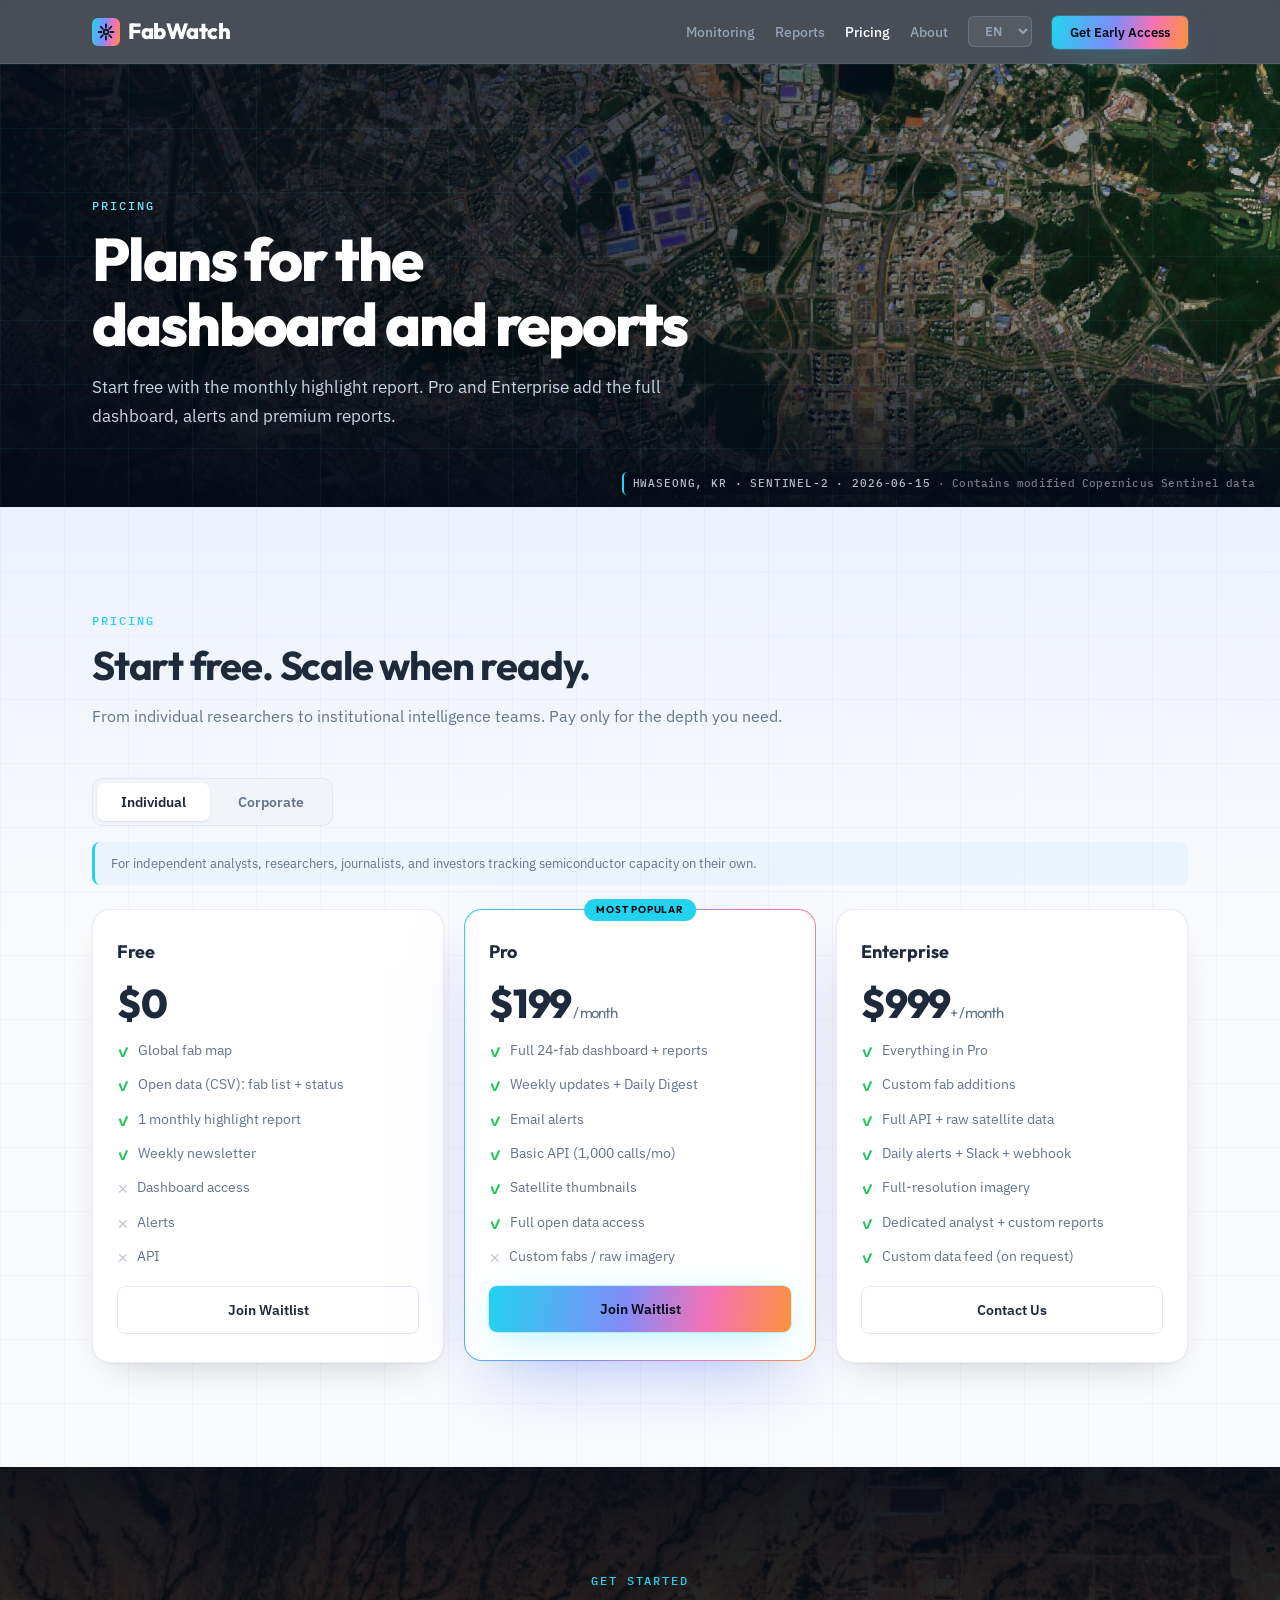
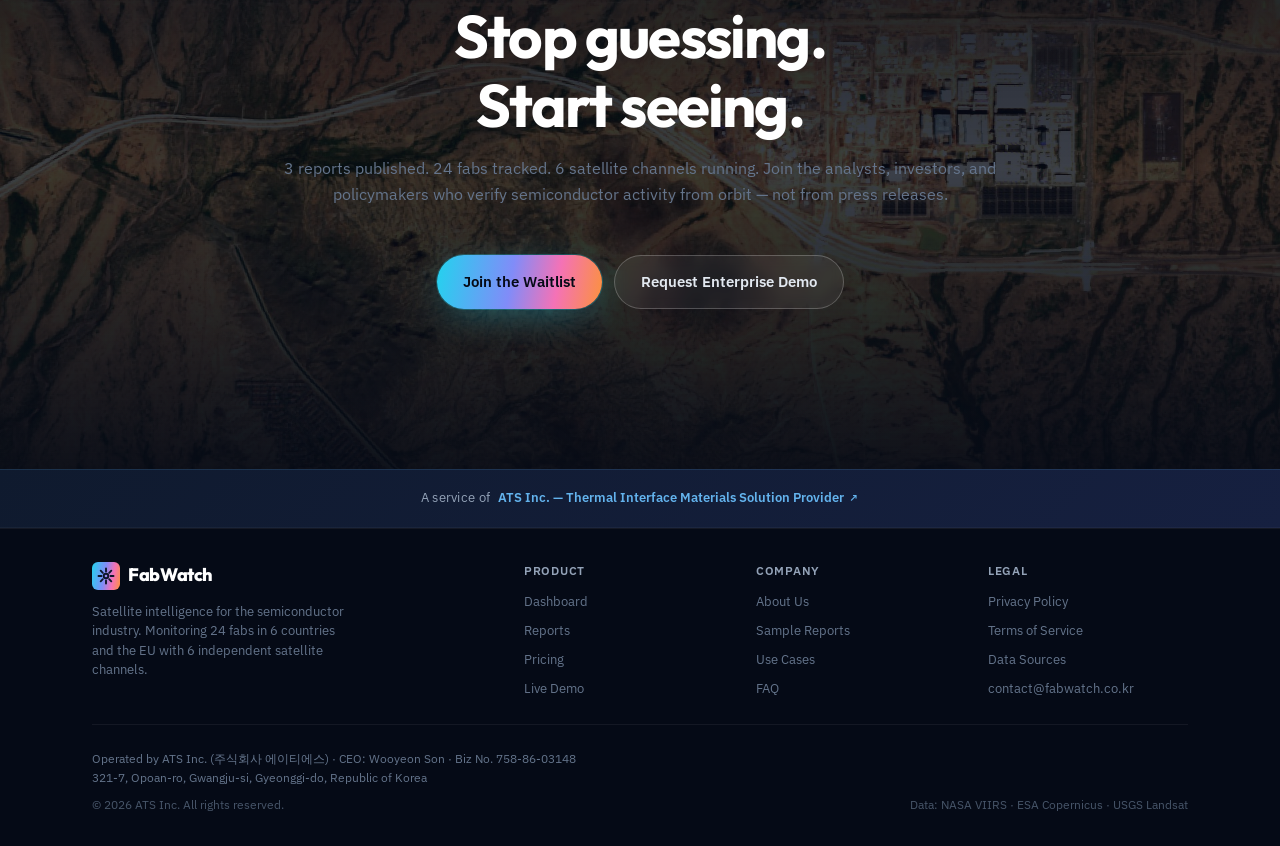
<file: pricing/index.html>
<!DOCTYPE html>
<meta charset="utf-8">
<meta name="viewport" content="width=device-width, initial-scale=1">
<!-- Google Analytics (GA4) -->
<script async src="https://www.googletagmanager.com/gtag/js?id=G-8E0SRTKMRB"></script>
<script>window.dataLayer=window.dataLayer||[];function gtag(){dataLayer.push(arguments);}gtag('js',new Date());gtag('config','G-8E0SRTKMRB');</script>
<meta name="robots" content="noindex, nofollow"><!-- 2026-11-20: 문구 검수 끝날 때까지 검색 노출 차단 -->
<title>Pricing — FabWatch</title>
<meta name="description" content="FabWatch monitors 24 semiconductor fabs and 9 AI data centers using 6 satellite channels. Real-time utilization tracking, construction progress, and supply chain intelligence for analysts, investors, and policymakers.">
<meta property="og:title" content="FabWatch — Satellite Intelligence for Semiconductor Fabs & AI Data Centers">
<meta property="og:description" content="Monitor 24 semiconductor fabs and 9 AI data centers with 6 satellite channels. Real-time utilization data, construction tracking, and supply chain intelligence.">
<meta property="og:type" content="website">
<meta property="og:url" content="https://fabwatch.co.kr/pricing/">
<meta property="og:image" content="https://fabwatch.co.kr/og-image.png">
<meta name="twitter:card" content="summary_large_image">
<meta name="twitter:title" content="FabWatch — Satellite Intelligence for Semiconductor Fabs & AI Data Centers">
<meta name="twitter:description" content="24 fabs + 9 data centers. 6 satellite channels. One dashboard.">
<meta name="twitter:image" content="https://fabwatch.co.kr/og-image.png">
<link rel="canonical" href="https://fabwatch.co.kr/pricing/">
<meta name="claude:viewport-fit-sides" content="cover">
<link rel="stylesheet" href="https://fonts.googleapis.com/css2?family=Outfit:wght@300;400;500;600;700;800;900&family=IBM+Plex+Sans:wght@300;400;500;600&family=IBM+Plex+Mono:wght@400;500&family=Noto+Sans+KR:wght@300;400;500;600;700;900&family=Noto+Sans+JP:wght@300;400;500;600;700;900&display=swap">
<link rel="stylesheet" href="/assets/site.css?v=cc4ce246">
</head>
<body>

<!-- NAV -->
<nav>
  <div class="inner nav-inner">
    <a href="/" class="logo">
      <span class="logo-icon">
        <svg viewBox="0 0 24 24" fill="none" stroke="#0B1628" stroke-width="2.5" stroke-linecap="round"><circle cx="12" cy="12" r="3"/><path d="M12 2v4M12 18v4M4.93 4.93l2.83 2.83M16.24 16.24l2.83 2.83M2 12h4M18 12h4M4.93 19.07l2.83-2.83M16.24 7.76l2.83-2.83"/></svg>
      </span>
      FabWatch
    </a>
    <ul class="nav-links">
      <li><a href="/monitoring/" class="hide-xs" data-nav="monitoring"><span class="en">Monitoring</span><span class="ko">모니터링</span><span class="ja">モニタリング</span></a></li>
      <li><a href="/reports/" class="hide-xs" data-nav="reports"><span class="en">Reports</span><span class="ko">리포트</span><span class="ja">レポート</span></a></li>
      <li><a href="/pricing/" class="hide-mobile" data-nav="pricing"><span class="en">Pricing</span><span class="ko">요금제</span><span class="ja">料金</span></a></li>
      <li><a href="/about/" class="hide-mobile" data-nav="about"><span class="en">About</span><span class="ko">회사 소개</span><span class="ja">会社概要</span></a></li>
      <li><select class="lang-toggle" onchange="setLang(this.value)" aria-label="Language"><option value="en">EN</option><option value="ko">KO</option><option value="ja">JA</option></select></li>
      <li><a href="#" onclick="openModal();return false;" class="nav-cta"><span class="en">Get Early Access</span><span class="ko">얼리 액세스</span><span class="ja">アーリーアクセス</span></a></li>
      <li class="nav-burger-li"><button type="button" class="nav-burger" aria-label="Menu" aria-expanded="false" aria-controls="navDrawer" onclick="toggleNavMenu()"><svg width="22" height="22" viewBox="0 0 24 24" fill="none" stroke="currentColor" stroke-width="2" stroke-linecap="round"><line x1="4" y1="7" x2="20" y2="7"/><line x1="4" y1="12" x2="20" y2="12"/><line x1="4" y1="17" x2="20" y2="17"/></svg></button></li>
    </ul>
  </div>
  <div class="nav-drawer" id="navDrawer">
    <a href="/monitoring/" data-nav="monitoring"><span class="en">Monitoring Dashboard</span><span class="ko">모니터링 대시보드</span><span class="ja">モニタリング・ダッシュボード</span></a>
    <a href="/reports/" data-nav="reports"><span class="en">Sample Reports</span><span class="ko">샘플 리포트</span><span class="ja">サンプルレポート</span></a>
    <a href="/pricing/" data-nav="pricing"><span class="en">Pricing</span><span class="ko">요금제</span><span class="ja">料金</span></a>
    <a href="/about/" data-nav="about"><span class="en">About</span><span class="ko">회사 소개</span><span class="ja">会社概要</span></a>
    <a href="#" onclick="toggleNavMenu(false);openModal();return false;" class="nav-drawer-cta"><span class="en">Join the Waitlist</span><span class="ko">대기 등록하기</span><span class="ja">ウェイトリストに登録</span></a>
  </div>
</nav>

<!-- PAGE INTRO (satellite banner) -->
<section class="hero page-hero" style="--banner:url(/assets/img/sat/hwaseong-2026-06.jpg);">
  <div class="page-hero-shade" aria-hidden="true"></div>
  <div class="inner">
    <div class="section-label"><span class="en">PRICING</span><span class="ko">요금제</span><span class="ja">料金</span></div>
    <h1><span class="en">Plans for the dashboard and reports</span><span class="ko">대시보드와 리포트 요금제</span><span class="ja">ダッシュボードとレポートの料金</span></h1>
    <p><span class="en">Start free with the monthly highlight report. Pro and Enterprise add the full dashboard, alerts and premium reports.</span><span class="ko">월간 하이라이트 리포트는 무료입니다. Pro와 Enterprise는 전체 대시보드, 알림, 프리미엄 리포트를 더합니다.</span><span class="ja">月次ハイライトレポートは無料です。ProとEnterpriseでは、ダッシュボード全体・アラート・プレミアムレポートが加わります。</span></p>
  </div>
  <div class="page-hero-tag">HWASEONG, KR · SENTINEL-2 · 2026-06-15</div>
</section>

<!-- PRICING -->
<section class="pricing section" id="pricing">
  <div class="inner">
    <div class="section-label"><span class="en">Pricing</span><span class="ko">요금제</span><span class="ja">料金</span></div>
    <h2 class="section-title reveal">
      <span class="en">Start free. Scale when ready.</span>
      <span class="ko">무료로 시작하고,<br>필요할 때 확장하세요.</span><span class="ja">無料で始めて、<br>必要なときに拡張。</span>
    </h2>
    <p class="section-desc">
      <span class="en">From individual researchers to institutional intelligence teams. Pay only for the depth you need.</span>
      <span class="ko">개인 연구자부터 기관 인텔리전스 팀까지. 필요한 깊이만큼만 결제하세요.</span><span class="ja">個人の研究者から機関のインテリジェンスチームまで。必要な深さの分だけお支払いください。</span>
    </p>
    <!-- 개인/기업 탭 -->
    <div class="member-tabs">
      <button class="member-tab active" onclick="switchMember('individual')" id="tab-individual">
        <span class="en">Individual</span><span class="ko">개인 회원</span><span class="ja">個人会員</span>
      </button>
      <button class="member-tab" onclick="switchMember('corporate')" id="tab-corporate">
        <span class="en">Corporate</span><span class="ko">기업 회원</span><span class="ja">法人会員</span>
      </button>
    </div>
    <div class="member-note" id="note-individual">
      <span class="en">For independent analysts, researchers, journalists, and investors tracking semiconductor capacity on their own.</span>
      <span class="ko">반도체 생산능력을 독립적으로 추적하는 애널리스트, 연구자, 기자, 투자자를 위한 요금제입니다.</span><span class="ja">半導体の生産能力を独自に追跡するアナリスト、研究者、記者、投資家向けのプランです。</span>
    </div>
    <div class="member-note" id="note-corporate" style="display:none; border-left-color: var(--accent-warm);">
      <span class="en">For asset managers, consulting firms, semiconductor companies, and government agencies requiring team access and custom analysis.</span>
      <span class="ko">팀 단위 접근 및 맞춤 분석이 필요한 자산운용사, 컨설팅 펌, 반도체 기업, 정부 기관을 위한 요금제입니다.</span><span class="ja">チーム単位のアクセスとカスタム分析が必要な資産運用会社、コンサルティングファーム、半導体企業、政府機関向けのプランです。</span>
    </div>
    <div class="price-grid">
      <!-- Free -->
      <div class="price-card">
        <div class="price-name">Free</div>
        <div class="price-amount">$0</div>
        <ul class="price-features">
          <li><span class="check">&#10003;</span> <span class="en">Global fab map</span><span class="ko">글로벌 팹 지도</span><span class="ja">世界ファブマップ</span></li>
          <li><span class="check">&#10003;</span> <span class="en">Open data (CSV): fab list + status</span><span class="ko">오픈 데이터 (CSV): 팹 목록 + 상태</span><span class="ja">オープンデータ（CSV）：ファブ一覧＋ステータス</span></li>
          <li><span class="check">&#10003;</span> <span class="en">1 monthly highlight report</span><span class="ko">월간 하이라이트 리포트 1편</span><span class="ja">月次ハイライトレポート1本</span></li>
          <li><span class="check">&#10003;</span> <span class="en">Weekly newsletter</span><span class="ko">주간 뉴스레터</span><span class="ja">週刊ニュースレター</span></li>
          <li><span class="cross">&#10005;</span> <span class="en">Dashboard access</span><span class="ko">대시보드 접근</span><span class="ja">ダッシュボードへのアクセス</span></li>
          <li><span class="cross">&#10005;</span> <span class="en">Alerts</span><span class="ko">알림</span><span class="ja">アラート</span></li>
          <li><span class="cross">&#10005;</span> API</li>
        </ul>
        <a href="#" onclick="openModal();return false;" class="price-btn"><span class="en">Join Waitlist</span><span class="ko">대기 등록</span><span class="ja">事前登録</span></a>
      </div>
      <!-- Pro -->
      <div class="price-card featured">
        <div class="price-name">Pro</div>
        <div class="price-amount en">$199<span> / month</span></div>
        <div class="price-amount ko">$199<span> / 월</span></div>
        <div class="price-sub ko">(약 27만 원 / 월)</div>
        <ul class="price-features">
          <li><span class="check">&#10003;</span> <span class="en">Full 24-fab dashboard + reports</span><span class="ko">24개 팹 전체 대시보드 + 리포트</span><span class="ja">24ファブすべてのダッシュボード＋レポート</span></li>
          <li><span class="check">&#10003;</span> <span class="en">Weekly updates + Daily Digest</span><span class="ko">주간 업데이트 + Daily Digest</span><span class="ja">週次更新＋Daily Digest</span></li>
          <li><span class="check">&#10003;</span> <span class="en">Email alerts</span><span class="ko">이메일 알림</span><span class="ja">メールアラート</span></li>
          <li><span class="check">&#10003;</span> <span class="en">Basic API (1,000 calls/mo)</span><span class="ko">기본 API (월 1,000콜)</span><span class="ja">基本API（月1,000コール）</span></li>
          <li><span class="check">&#10003;</span> <span class="en">Satellite thumbnails</span><span class="ko">위성 썸네일 이미지</span><span class="ja">衛星サムネイル画像</span></li>
          <li><span class="check">&#10003;</span> <span class="en">Full open data access</span><span class="ko">전체 오픈 데이터 접근</span><span class="ja">全オープンデータへのアクセス</span></li>
          <li><span class="cross">&#10005;</span> <span class="en">Custom fabs / raw imagery</span><span class="ko">커스텀 팹 / 원본 영상</span><span class="ja">カスタムファブ／元画像</span></li>
        </ul>
        <a href="#" onclick="openModal();return false;" class="price-btn primary"><span class="en">Join Waitlist</span><span class="ko">대기 등록</span><span class="ja">事前登録</span></a>
      </div>
      <!-- Enterprise -->
      <div class="price-card">
        <div class="price-name">Enterprise</div>
        <div class="price-amount en">$999<span>+ / month</span></div>
        <div class="price-amount ko">$999<span>+ / 월</span></div>
        <div class="price-sub ko">(약 135만 원~ / 월)</div>
        <ul class="price-features">
          <li><span class="check">&#10003;</span> <span class="en">Everything in Pro</span><span class="ko">Pro 전체 포함</span><span class="ja">Proの全機能</span></li>
          <li><span class="check">&#10003;</span> <span class="en">Custom fab additions</span><span class="ko">커스텀 팹 추가</span><span class="ja">カスタムファブの追加</span></li>
          <li><span class="check">&#10003;</span> <span class="en">Full API + raw satellite data</span><span class="ko">전체 API + 원본 위성 데이터</span><span class="ja">フルAPI＋元の衛星データ</span></li>
          <li><span class="check">&#10003;</span> <span class="en">Daily alerts + Slack + webhook</span><span class="ko">일일 알림 + Slack + 카카오톡</span><span class="ja">日次アラート＋Slack＋カカオトーク</span></li>
          <li><span class="check">&#10003;</span> <span class="en">Full-resolution imagery</span><span class="ko">풀해상도 위성 영상</span><span class="ja">フル解像度の衛星画像</span></li>
          <li><span class="check">&#10003;</span> <span class="en">Dedicated analyst + custom reports</span><span class="ko">전담 애널리스트 + 맞춤 리포트</span><span class="ja">専任アナリスト＋カスタムレポート</span></li>
          <li><span class="check">&#10003;</span> <span class="en">Custom data feed (on request)</span><span class="ko">맞춤 데이터 피드 (협의)</span><span class="ja">カスタムデータフィード（要相談）</span></li>
        </ul>
        <a href="#" onclick="openModal();return false;" class="price-btn"><span class="en">Contact Us</span><span class="ko">문의하기</span><span class="ja">お問い合わせ</span></a>
      </div>
    </div>
  </div>
</section>

<!-- FINAL CTA -->
<section class="final-cta section" id="cta">
  <!-- Earth glow -->
  <svg class="cta-earth" viewBox="0 0 300 300" xmlns="http://www.w3.org/2000/svg">
    <circle cx="150" cy="150" r="120" fill="url(#ctaEarth)"/>
    <ellipse cx="120" cy="120" rx="40" ry="30" fill="rgba(34,197,94,0.2)" transform="rotate(-10 120 120)"/>
    <ellipse cx="170" cy="160" rx="35" ry="45" fill="rgba(34,197,94,0.15)" transform="rotate(15 170 160)"/>
    <circle cx="150" cy="150" r="125" stroke="rgba(56,189,248,0.2)" stroke-width="4"/>
    <circle cx="150" cy="150" r="135" stroke="rgba(56,189,248,0.08)" stroke-width="3"/>
    <defs>
      <radialGradient id="ctaEarth" cx="35%" cy="35%">
        <stop offset="0%" stop-color="#1E3A5F"/>
        <stop offset="100%" stop-color="#0B1628"/>
      </radialGradient>
    </defs>
  </svg>
  <div class="inner" style="position:relative;z-index:1;">
    <div class="section-label" style="text-align:center;"><span class="en">Get Started</span><span class="ko">시작하기</span><span class="ja">はじめる</span></div>
    <h2 class="section-title reveal">
      <span class="en">Stop guessing.<br>Start seeing.</span>
      <span class="ko">추측을 멈추세요.<br>직접 보세요.</span><span class="ja">推測をやめて、<br>自分の目で確かめよう。</span>
    </h2>
    <p class="section-desc">
      <span class="en">3 reports published. 24 fabs tracked. 6 satellite channels running. Join the analysts, investors, and policymakers who verify semiconductor activity from orbit — not from press releases.</span>
      <span class="ko">3건의 리포트 발행. 24개 팹 추적 중. 6개 위성 채널 가동 중. 보도자료가 아닌 궤도에서 반도체 현장을 검증하는 전문가 대열에 합류하세요.</span><span class="ja">レポート3件発行。24ファブを追跡中。6つの衛星チャネルが稼働中。プレスリリースではなく軌道から半導体の現場を検証する専門家の仲間に加わりましょう。</span>
    </p>
    <div class="hero-actions">
      <a href="#" onclick="openModal();return false;" class="btn btn-primary"><span class="en">Join the Waitlist</span><span class="ko">대기 등록하기</span><span class="ja">ウェイトリストに登録</span></a>
      <a href="#" onclick="openModal();return false;" class="btn btn-outline"><span class="en">Request Enterprise Demo</span><span class="ko">기업 도입 데모 요청</span><span class="ja">法人向けデモを依頼</span></a>
    </div>
  </div>
</section>

<!-- PRIVACY POLICY MODAL -->
<div class="modal-overlay legal-modal" id="privacyModal">
  <div class="modal">
    <button class="modal-close" onclick="closeLegal('privacyModal')">&times;</button>
    <div class="modal-header">
      <div class="modal-logo">
        <span class="logo-icon"><svg viewBox="0 0 24 24" fill="none" stroke="#0B1628" stroke-width="2.5" stroke-linecap="round" width="18" height="18"><circle cx="12" cy="12" r="3"/><path d="M12 2v4M12 18v4M4.93 4.93l2.83 2.83M16.24 16.24l2.83 2.83M2 12h4M18 12h4M4.93 19.07l2.83-2.83M16.24 7.76l2.83-2.83"/></svg></span>
        FabWatch
      </div>
      <p class="modal-subtitle">
        <span class="en">Privacy Policy</span>
        <span class="ko">개인정보처리방침</span><span class="ja">プライバシーポリシー</span>
      </p>
    </div>
    <div class="modal-body">
      <div class="legal-content">
        <div class="effective">
          <span class="en">Effective: November 19, 2026</span>
          <span class="ko">시행일: 2026년 11월 19일</span><span class="ja">施行日：2026年11月19日</span>
        </div>
        <span class="en">
        <h3>1. Data controller</h3>
        <p>FabWatch is operated by ATS Inc. (주식회사 에이티에스), CEO Wooyeon Son, located at 321-7 Opoan-ro, Gwangju-si, Gyeonggi-do, Republic of Korea (Business Registration No. 758-86-03148). For privacy inquiries, contact <a href="mailto:contact@fabwatch.co.kr" style="color:var(--accent);">contact@fabwatch.co.kr</a>.</p>
        <h3>2. Personal information collected</h3>
        <p>We collect only the minimum information necessary to provide our services:</p>
        <ul>
          <li><strong>Account registration:</strong> Name, email address, company name (optional), password (hashed)</li>
          <li><strong>Newsletter subscription:</strong> Email address</li>
          <li><strong>Service usage:</strong> Access logs, IP address, browser type, pages visited</li>
          <li><strong>Cookies:</strong> Session cookies and analytics cookies (Google Analytics)</li>
        </ul>
        <h3>3. Purpose of collection</h3>
        <ul>
          <li>Account creation and authentication</li>
          <li>Delivery of monitoring dashboard and analysis reports</li>
          <li>Sending newsletters and service notifications</li>
          <li>Service improvement through usage analytics</li>
          <li>Customer support and inquiry handling</li>
        </ul>
        <h3>4. Retention and disposal</h3>
        <p>Personal information is retained for the duration of service membership. Upon account deletion, all personal data is permanently destroyed within 30 days, except where retention is required by applicable law (e.g., electronic commerce records: 5 years).</p>
        <h3>5. Third-party disclosure</h3>
        <p>We do not sell, trade, or rent your personal information. Data may be shared with:</p>
        <ul>
          <li><strong>Google Analytics:</strong> Anonymized usage statistics for service improvement</li>
          <li><strong>Payment processors:</strong> Billing information for paid subscriptions (processed by third-party payment gateway; we do not store card details)</li>
        </ul>
        <h3>6. User rights</h3>
        <p>You may at any time: access, correct, or delete your personal information; withdraw consent for data processing; request data portability; or unsubscribe from communications. Contact <a href="mailto:contact@fabwatch.co.kr" style="color:var(--accent);">contact@fabwatch.co.kr</a> or use in-app settings.</p>
        <h3>7. Data security</h3>
        <p>We implement industry-standard security measures including HTTPS encryption, hashed password storage, access control, and regular security audits to protect your information.</p>
        <h3>8. Cookies and tracking</h3>
        <p>FabWatch uses essential cookies for site functionality and Google Analytics (GA4) for anonymous usage statistics. You may disable non-essential cookies through your browser settings. Disabling cookies may limit some features.</p>
        <h3>9. Changes to this policy</h3>
        <p>Material changes will be announced via email or on-site notice at least 7 days before taking effect. Continued use after the effective date constitutes acceptance.</p>
        </span>
        <span class="ko">
        <h3>1. 개인정보처리자</h3>
        <p>FabWatch는 주식회사 에이티에스(ATS, 대표 손우연)가 운영합니다. 소재지: 경기도 광주시 오포안로 321-7, 사업자등록번호: 758-86-03148. 개인정보 관련 문의: <a href="mailto:contact@fabwatch.co.kr" style="color:var(--accent);">contact@fabwatch.co.kr</a></p>
        <h3>2. 수집하는 개인정보</h3>
        <p>서비스 제공에 필요한 최소한의 정보만 수집합니다:</p>
        <ul>
          <li><strong>회원가입:</strong> 이름, 이메일 주소, 회사명(선택), 비밀번호(암호화 저장)</li>
          <li><strong>뉴스레터 구독:</strong> 이메일 주소</li>
          <li><strong>서비스 이용:</strong> 접속 로그, IP 주소, 브라우저 종류, 방문 페이지</li>
          <li><strong>쿠키:</strong> 세션 쿠키 및 분석용 쿠키(Google Analytics)</li>
        </ul>
        <h3>3. 수집 목적</h3>
        <ul>
          <li>계정 생성 및 본인 인증</li>
          <li>모니터링 대시보드 및 분석 리포트 제공</li>
          <li>뉴스레터 및 서비스 알림 발송</li>
          <li>이용 통계를 통한 서비스 개선</li>
          <li>고객 문의 대응</li>
        </ul>
        <h3>4. 보유 및 파기</h3>
        <p>개인정보는 서비스 이용 기간 동안 보유합니다. 회원 탈퇴 시 30일 이내에 모든 개인정보를 영구 삭제합니다. 단, 관계 법령에 따라 보존이 필요한 경우(전자상거래 기록: 5년 등)에는 해당 기간까지 보관합니다.</p>
        <h3>5. 제3자 제공</h3>
        <p>개인정보를 판매·교환·임대하지 않습니다. 다음의 경우에 한해 공유될 수 있습니다:</p>
        <ul>
          <li><strong>Google Analytics:</strong> 익명화된 이용 통계(서비스 개선 목적)</li>
          <li><strong>결제 대행사:</strong> 유료 구독 결제 정보 처리(카드 정보는 당사에 저장하지 않음)</li>
        </ul>
        <h3>6. 이용자의 권리</h3>
        <p>이용자는 언제든지 자신의 개인정보에 대해 열람, 정정, 삭제를 요청하거나, 처리 동의를 철회하거나, 데이터 이동을 요청하거나, 커뮤니케이션 수신을 거부할 수 있습니다. <a href="mailto:contact@fabwatch.co.kr" style="color:var(--accent);">contact@fabwatch.co.kr</a>으로 연락하거나 앱 내 설정에서 직접 처리하세요.</p>
        <h3>7. 정보 보안</h3>
        <p>HTTPS 암호화, 비밀번호 해시 저장, 접근 권한 관리, 정기 보안 점검 등 업계 표준 보안 조치를 적용하고 있습니다.</p>
        <h3>8. 쿠키 및 추적</h3>
        <p>FabWatch는 사이트 기능을 위한 필수 쿠키와 익명 이용 통계를 위한 Google Analytics(GA4)를 사용합니다. 브라우저 설정에서 비필수 쿠키를 비활성화할 수 있으며, 쿠키 비활성화 시 일부 기능이 제한될 수 있습니다.</p>
        <h3>9. 방침 변경</h3>
        <p>중요한 변경사항은 시행 최소 7일 전에 이메일 또는 사이트 공지를 통해 안내합니다. 시행일 이후 계속 이용 시 변경에 동의한 것으로 간주합니다.</p>
        </span><span class="ja">
        <h3>1. 個人情報取扱事業者</h3>
        <p>FabWatchは株式会社エイティーエス（ATS、代表 ソン・ウヨン）が運営しています。所在地：大韓民国 京畿道 広州市 梧浦安路321-7、事業者登録番号：758-86-03148。個人情報に関するお問い合わせ：<a href="mailto:contact@fabwatch.co.kr" style="color:var(--accent);">contact@fabwatch.co.kr</a></p>
        <h3>2. 収集する個人情報</h3>
        <p>サービス提供に必要な最小限の情報のみを収集します：</p>
        <ul>
          <li><strong>会員登録：</strong>氏名、メールアドレス、会社名（任意）、パスワード（暗号化して保存）</li>
          <li><strong>ニュースレター購読：</strong>メールアドレス</li>
          <li><strong>サービス利用：</strong>アクセスログ、IPアドレス、ブラウザの種類、閲覧ページ</li>
          <li><strong>Cookie：</strong>セッションCookieおよび分析用Cookie（Google Analytics）</li>
        </ul>
        <h3>3. 利用目的</h3>
        <ul>
          <li>アカウント作成および本人確認</li>
          <li>モニタリング・ダッシュボードおよび分析レポートの提供</li>
          <li>ニュースレターおよびサービス通知の送信</li>
          <li>利用統計によるサービス改善</li>
          <li>お問い合わせへの対応</li>
        </ul>
        <h3>4. 保有期間および廃棄</h3>
        <p>個人情報はサービス利用期間中保有します。退会時には30日以内にすべての個人情報を完全に削除します。ただし、関係法令により保存が必要な場合（電子商取引の記録：5年など）は、その期間まで保管します。</p>
        <h3>5. 第三者提供</h3>
        <p>個人情報を販売・交換・貸与することはありません。以下の場合に限り共有されることがあります：</p>
        <ul>
          <li><strong>Google Analytics：</strong>匿名化された利用統計（サービス改善の目的）</li>
          <li><strong>決済代行会社：</strong>有料購読の決済情報の処理（カード情報は当社に保存しません）</li>
        </ul>
        <h3>6. 利用者の権利</h3>
        <p>利用者はいつでも、ご自身の個人情報の閲覧・訂正・削除の請求、取扱いへの同意の撤回、データポータビリティの請求、通信の受信拒否を行うことができます。<a href="mailto:contact@fabwatch.co.kr" style="color:var(--accent);">contact@fabwatch.co.kr</a>までご連絡いただくか、アプリ内の設定から直接手続きしてください。</p>
        <h3>7. 情報セキュリティ</h3>
        <p>HTTPS暗号化、パスワードのハッシュ化保存、アクセス権限の管理、定期的なセキュリティ点検など、業界標準のセキュリティ対策を講じています。</p>
        <h3>8. Cookieおよびトラッキング</h3>
        <p>FabWatchは、サイト機能に必要なCookieと、匿名の利用統計のためのGoogle Analytics（GA4）を使用しています。ブラウザの設定で必須でないCookieを無効にできますが、その場合一部の機能が制限されることがあります。</p>
        <h3>9. ポリシーの変更</h3>
        <p>重要な変更は、施行の7日以上前にメールまたはサイト上のお知らせでご案内します。施行日以降もご利用を続けた場合、変更に同意したものとみなします。</p>
        <p><small>本ポリシーは韓国語版を正本とし、日本語版は参考訳です。</small></p>
        </span>
      </div>
    </div>
  </div>
</div>

<!-- TERMS OF SERVICE MODAL -->
<div class="modal-overlay legal-modal" id="termsModal">
  <div class="modal">
    <button class="modal-close" onclick="closeLegal('termsModal')">&times;</button>
    <div class="modal-header">
      <div class="modal-logo">
        <span class="logo-icon"><svg viewBox="0 0 24 24" fill="none" stroke="#0B1628" stroke-width="2.5" stroke-linecap="round" width="18" height="18"><circle cx="12" cy="12" r="3"/><path d="M12 2v4M12 18v4M4.93 4.93l2.83 2.83M16.24 16.24l2.83 2.83M2 12h4M18 12h4M4.93 19.07l2.83-2.83M16.24 7.76l2.83-2.83"/></svg></span>
        FabWatch
      </div>
      <p class="modal-subtitle">
        <span class="en">Terms of Service</span>
        <span class="ko">이용약관</span><span class="ja">利用規約</span>
      </p>
    </div>
    <div class="modal-body">
      <div class="legal-content">
        <div class="effective">
          <span class="en">Effective: November 19, 2026</span>
          <span class="ko">시행일: 2026년 11월 19일</span><span class="ja">施行日：2026年11月19日</span>
        </div>
        <span class="en">
        <h3>1. Service overview</h3>
        <p>FabWatch provides satellite-based monitoring intelligence for semiconductor fabs and AI data centers. The service includes a web-based dashboard, analysis reports, data APIs, and email alerts. FabWatch is operated by ATS Inc. (주식회사 에이티에스).</p>
        <h3>2. Acceptance of terms</h3>
        <p>By creating an account or using FabWatch, you agree to these Terms of Service. If you do not agree, do not use the service. Corporate accounts bind the organization represented by the registering individual.</p>
        <h3>3. Account responsibilities</h3>
        <ul>
          <li>You must provide accurate registration information</li>
          <li>You are responsible for maintaining the confidentiality of your credentials</li>
          <li>You must notify us immediately of any unauthorized use</li>
          <li>One account per individual; corporate accounts may have multiple authorized users</li>
        </ul>
        <h3>4. Service tiers and payment</h3>
        <p><strong>Free:</strong> Limited access to public fab data, monthly highlight report, and newsletter. <strong>Pro ($199/month):</strong> Full dashboard, weekly updates, email alerts, basic API. <strong>Enterprise ($999+/month):</strong> Custom fabs, full API, dedicated analyst, raw satellite data. Prices are in USD and exclude applicable taxes. Paid subscriptions renew automatically; cancel anytime before the next billing cycle.</p>
        <h3>5. Data sources and accuracy</h3>
        <p>FabWatch uses publicly available satellite data from NASA VIIRS, ESA Copernicus (Sentinel-1, Sentinel-2, Sentinel-5P), and USGS Landsat. While we strive for accuracy, satellite-derived insights are estimates based on remote sensing analysis and should not be the sole basis for investment or business decisions. We do not guarantee the accuracy, completeness, or timeliness of any data or analysis.</p>
        <h3>6. Intellectual property</h3>
        <p>All FabWatch content — including analysis reports, dashboard design, scoring algorithms, and proprietary datasets — is owned by ATS Inc. Underlying satellite imagery remains the property of its respective agencies (NASA, ESA, USGS) under their open-data licenses. Users may not redistribute, resell, or publicly display FabWatch content without written permission.</p>
        <h3>7. Acceptable use</h3>
        <p>You agree not to:</p>
        <ul>
          <li>Use the service for illegal purposes or to violate any applicable laws</li>
          <li>Attempt to reverse-engineer, scrape, or extract data beyond API limits</li>
          <li>Share account credentials or allow unauthorized access</li>
          <li>Use the service to manipulate securities markets or engage in insider trading</li>
          <li>Resell or redistribute FabWatch data without authorization</li>
        </ul>
        <h3>8. Disclaimer of warranties</h3>
        <p>THE SERVICE IS PROVIDED "AS IS" WITHOUT WARRANTIES OF ANY KIND. ATS INC. DISCLAIMS ALL WARRANTIES, EXPRESS OR IMPLIED, INCLUDING MERCHANTABILITY, FITNESS FOR A PARTICULAR PURPOSE, AND NON-INFRINGEMENT. Satellite data may be affected by weather, sensor availability, and processing delays.</p>
        <h3>9. Limitation of liability</h3>
        <p>TO THE MAXIMUM EXTENT PERMITTED BY LAW, ATS INC. SHALL NOT BE LIABLE FOR ANY INDIRECT, INCIDENTAL, SPECIAL, OR CONSEQUENTIAL DAMAGES ARISING FROM USE OF THE SERVICE, INCLUDING BUT NOT LIMITED TO INVESTMENT LOSSES, LOST PROFITS, OR DATA LOSS. OUR TOTAL LIABILITY SHALL NOT EXCEED THE FEES PAID BY YOU IN THE 12 MONTHS PRECEDING THE CLAIM.</p>
        <h3>10. Termination</h3>
        <p>Either party may terminate at any time. We may suspend or terminate accounts that violate these terms. Upon termination, your right to access the service ceases; data export is available for 30 days.</p>
        <h3>11. Governing law</h3>
        <p>These terms are governed by the laws of the Republic of Korea. Disputes shall be submitted to the exclusive jurisdiction of the Suwon District Court.</p>
        <h3>12. Changes to terms</h3>
        <p>We may modify these terms with at least 7 days' notice via email or on-site announcement. Continued use after the effective date constitutes acceptance.</p>
        </span>
        <span class="ko">
        <h3>1. 서비스 개요</h3>
        <p>FabWatch는 반도체 팹과 AI 데이터센터를 위한 위성 기반 모니터링 인텔리전스를 제공합니다. 서비스에는 웹 대시보드, 분석 리포트, 데이터 API, 이메일 알림이 포함됩니다. FabWatch는 주식회사 에이티에스(ATS)가 운영합니다.</p>
        <h3>2. 약관 동의</h3>
        <p>계정을 생성하거나 FabWatch를 이용함으로써 본 이용약관에 동의하게 됩니다. 동의하지 않는 경우 서비스를 이용하지 마십시오. 기업 회원의 경우 등록자가 소속 조직을 대리하여 약관에 동의하는 것으로 간주합니다.</p>
        <h3>3. 계정 책임</h3>
        <ul>
          <li>정확한 등록 정보를 제공해야 합니다</li>
          <li>계정 자격 증명의 기밀 유지 책임은 이용자에게 있습니다</li>
          <li>무단 사용 발견 시 즉시 통보해야 합니다</li>
          <li>개인당 1개 계정; 기업 계정은 복수의 인가 사용자 가능</li>
        </ul>
        <h3>4. 요금제 및 결제</h3>
        <p><strong>Free:</strong> 공개 팹 데이터 제한 접근, 월간 하이라이트 리포트, 뉴스레터. <strong>Pro ($199/월):</strong> 전체 대시보드, 주간 업데이트, 이메일 알림, 기본 API. <strong>Enterprise ($999+/월):</strong> 커스텀 팹, 전체 API, 전담 애널리스트, 원본 위성 데이터. 가격은 USD 기준이며 부가세 별도입니다. 유료 구독은 자동 갱신되며, 다음 결제 주기 전 언제든 해지 가능합니다.</p>
        <h3>5. 데이터 출처 및 정확성</h3>
        <p>FabWatch는 NASA VIIRS, ESA 코페르니쿠스(Sentinel-1, Sentinel-2, Sentinel-5P), USGS 랜드샛의 공개 위성 데이터를 사용합니다. 정확성을 위해 노력하지만, 위성 기반 인사이트는 원격탐사 분석에 기반한 추정치이며, 투자 또는 사업 결정의 유일한 근거로 사용되어서는 안 됩니다. 데이터 또는 분석의 정확성, 완전성, 적시성을 보장하지 않습니다.</p>
        <h3>6. 지적재산권</h3>
        <p>분석 리포트, 대시보드 디자인, 스코어링 알고리즘, 독점 데이터셋 등 모든 FabWatch 콘텐츠는 주식회사 에이티에스의 소유입니다. 기초 위성 영상은 해당 기관(NASA, ESA, USGS)의 공개 데이터 라이선스에 따릅니다. 서면 허가 없이 FabWatch 콘텐츠를 재배포, 재판매 또는 공개 게시할 수 없습니다.</p>
        <h3>7. 허용 범위</h3>
        <p>다음 행위는 금지됩니다:</p>
        <ul>
          <li>불법적 목적 또는 관련 법령 위반 목적으로 서비스 이용</li>
          <li>API 제한을 초과하는 역공학, 스크래핑, 데이터 추출 시도</li>
          <li>계정 자격 증명 공유 또는 무단 접근 허용</li>
          <li>증권 시장 조작이나 내부자 거래에 서비스 활용</li>
          <li>허가 없이 FabWatch 데이터 재판매 또는 재배포</li>
        </ul>
        <h3>8. 면책 조항</h3>
        <p>서비스는 "있는 그대로" 제공되며 어떠한 종류의 보증도 하지 않습니다. 주식회사 에이티에스는 상품성, 특정 목적 적합성, 비침해를 포함한 모든 명시적·묵시적 보증을 부인합니다. 위성 데이터는 기상, 센서 가용성, 처리 지연의 영향을 받을 수 있습니다.</p>
        <h3>9. 책임 제한</h3>
        <p>관련 법률이 허용하는 최대 범위 내에서, 주식회사 에이티에스는 서비스 이용으로 인한 간접적, 부수적, 특별 또는 결과적 손해(투자 손실, 이익 손실, 데이터 손실 포함)에 대해 책임지지 않습니다. 당사의 총 책임은 청구 발생 전 12개월간 이용자가 지불한 요금을 초과하지 않습니다.</p>
        <h3>10. 계약 해지</h3>
        <p>어느 당사자든 언제든 해지할 수 있습니다. 약관 위반 계정은 정지 또는 해지될 수 있습니다. 해지 시 서비스 접근 권한이 중단되며, 30일간 데이터 내보내기가 가능합니다.</p>
        <h3>11. 준거법</h3>
        <p>본 약관은 대한민국 법률의 적용을 받습니다. 분쟁은 수원지방법원의 전속 관할로 합니다.</p>
        <h3>12. 약관 변경</h3>
        <p>약관 변경 시 최소 7일 전 이메일 또는 사이트 공지를 통해 안내합니다. 시행일 이후 계속 이용 시 변경에 동의한 것으로 간주합니다.</p>
        </span><span class="ja">
        <h3>1. サービス概要</h3>
        <p>FabWatchは、半導体ファブとAIデータセンターを対象とした衛星ベースのモニタリング・インテリジェンスを提供します。サービスにはWebダッシュボード、分析レポート、データAPI、メール通知が含まれます。FabWatchは株式会社エイティーエス（ATS）が運営しています。</p>
        <h3>2. 規約への同意</h3>
        <p>アカウントを作成し、またはFabWatchを利用することで、本利用規約に同意したものとみなされます。同意いただけない場合は、サービスをご利用にならないでください。法人会員の場合、登録者が所属組織を代理して規約に同意したものとみなします。</p>
        <h3>3. アカウントの責任</h3>
        <ul>
          <li>正確な登録情報を提供する必要があります</li>
          <li>アカウントの認証情報の管理責任は利用者にあります</li>
          <li>不正利用を発見した場合は直ちに通知する必要があります</li>
          <li>1人につき1アカウント。法人アカウントは複数の許可ユーザーが利用可能</li>
        </ul>
        <h3>4. 料金プランと支払い</h3>
        <p><strong>Free：</strong>公開ファブデータへの限定アクセス、月次ハイライトレポート、ニュースレター。<strong>Pro（月額199ドル）：</strong>フルダッシュボード、週次更新、メールアラート、基本API。<strong>Enterprise（月額999ドル〜）：</strong>カスタムファブ、フルAPI、専任アナリスト、元の衛星データ。価格は米ドル建て・税別です。有料購読は自動更新され、次回の請求サイクル前であればいつでも解約できます。</p>
        <h3>5. データの出典と正確性</h3>
        <p>FabWatchは、NASA VIIRS、ESAコペルニクス（Sentinel-1、Sentinel-2、Sentinel-5P）、USGSランドサットの公開衛星データを使用しています。正確性に努めていますが、衛星ベースのインサイトはリモートセンシング分析に基づく推定値であり、投資または事業判断の唯一の根拠として使用すべきではありません。データまたは分析の正確性、完全性、適時性を保証するものではありません。</p>
        <h3>6. 知的財産権</h3>
        <p>分析レポート、ダッシュボードのデザイン、スコアリング・アルゴリズム、独自データセットなど、FabWatchのすべてのコンテンツは株式会社エイティーエスに帰属します。基礎となる衛星画像は、各機関（NASA、ESA、USGS）のオープンデータライセンスに従います。書面による許可なく、FabWatchのコンテンツを再配布、再販売、または公開掲載することはできません。</p>
        <h3>7. 禁止事項</h3>
        <p>以下の行為を禁止します：</p>
        <ul>
          <li>違法な目的または関係法令に違反する目的でのサービス利用</li>
          <li>APIの制限を超えるリバースエンジニアリング、スクレイピング、データ抽出の試み</li>
          <li>アカウント認証情報の共有または不正アクセスの許可</li>
          <li>相場操縦やインサイダー取引へのサービスの利用</li>
          <li>許可なくFabWatchのデータを再販売または再配布すること</li>
        </ul>
        <h3>8. 免責事項</h3>
        <p>サービスは「現状有姿」で提供され、いかなる種類の保証も行いません。株式会社エイティーエスは、商品性、特定目的への適合性、非侵害を含む、明示または黙示のすべての保証を否認します。衛星データは、天候、センサーの稼働状況、処理の遅延の影響を受ける場合があります。</p>
        <h3>9. 責任の制限</h3>
        <p>適用法令が許す最大限の範囲で、株式会社エイティーエスは、サービスの利用によって生じた間接的、付随的、特別または結果的な損害（投資損失、逸失利益、データ損失を含む）について責任を負いません。当社の責任の総額は、請求発生前12か月間に利用者が支払った料金を上限とします。</p>
        <h3>10. 契約の解除</h3>
        <p>いずれの当事者もいつでも解約できます。規約に違反したアカウントは、停止または解約されることがあります。解約時にはサービスへのアクセスが停止され、30日間はデータのエクスポートが可能です。</p>
        <h3>11. 準拠法</h3>
        <p>本規約は大韓民国の法律に準拠します。紛争は水原地方法院を専属的合意管轄裁判所とします。</p>
        <h3>12. 規約の変更</h3>
        <p>規約を変更する場合は、7日以上前にメールまたはサイト上のお知らせでご案内します。施行日以降もご利用を続けた場合、変更に同意したものとみなします。</p>
        <p><small>本規約は韓国語版を正本とし、日本語版は参考訳です。</small></p>
        </span>
      </div>
    </div>
  </div>
</div>

<!-- WAITLIST MODAL -->
<div class="modal-overlay" id="loginModal">
  <div class="modal">
    <button class="modal-close" onclick="closeModal()">&times;</button>
    <div class="modal-header">
      <div class="modal-logo">
        <span class="logo-icon">
          <svg viewBox="0 0 24 24" fill="none" stroke="#0B1628" stroke-width="2.5" stroke-linecap="round" width="18" height="18"><circle cx="12" cy="12" r="3"/><path d="M12 2v4M12 18v4M4.93 4.93l2.83 2.83M16.24 16.24l2.83 2.83M2 12h4M18 12h4M4.93 19.07l2.83-2.83M16.24 7.76l2.83-2.83"/></svg>
        </span>
        FabWatch
      </div>
      <p class="modal-subtitle">
        <span class="en">Launching Q1 2027 — join the waitlist for early access</span>
        <span class="ko">2027년 1분기 출시 예정 — 얼리 액세스 대기 등록</span><span class="ja">2027年第1四半期リリース予定 — アーリーアクセスのウェイトリストに登録</span>
      </p>
    </div>
    <div class="modal-body">
      <div id="waitlist-form">
        <div class="form-group">
          <label class="form-label"><span class="en">Name</span><span class="ko">이름</span><span class="ja">お名前</span></label>
          <input type="text" class="form-input" id="wl-name" placeholder="">
        </div>
        <div class="form-group">
          <label class="form-label"><span class="en">Work Email</span><span class="ko">업무 이메일</span><span class="ja">勤務先メールアドレス</span></label>
          <input type="email" class="form-input" id="wl-email" placeholder="name@company.com">
        </div>
        <div class="form-group">
          <label class="form-label"><span class="en">Role</span><span class="ko">직종</span><span class="ja">職種</span></label>
          <select class="form-input" id="wl-role" style="cursor:pointer;">
            <option value="" disabled selected><span class="en">Select your role</span></option>
            <option value="analyst">Analyst / 애널리스트</option>
            <option value="investor">Investor / 투자자</option>
            <option value="researcher">Researcher / 연구원</option>
            <option value="journalist">Journalist / 기자</option>
            <option value="corporate">Corporate / 기업 담당자</option>
            <option value="government">Government / 정부·공공</option>
            <option value="other">Other / 기타</option>
          </select>
        </div>
        <div class="form-group">
          <label class="form-label"><span class="en">Company <span style="opacity:.5">(optional)</span></span><span class="ko">소속 <span style="opacity:.5">(선택)</span></span><span class="ja">所属 <span style="opacity:.5">（任意）</span></span></label>
          <input type="text" class="form-input" id="wl-company" placeholder="">
        </div>
        <button class="form-submit" onclick="submitWaitlist(event)">
          <span class="en">Join the Waitlist</span><span class="ko">대기 등록하기</span><span class="ja">ウェイトリストに登録</span>
        </button>
        <p style="text-align:center;font-size:12px;color:#94A3B8;margin-top:12px;line-height:1.6;">
          <span class="en">We'll notify you when early access opens. No spam, unsubscribe anytime.</span>
          <span class="ko">얼리 액세스가 시작되면 알려드립니다. 스팸 없음, 언제든 수신 거부 가능.</span><span class="ja">アーリーアクセス開始時にお知らせします。スパムは送りません。いつでも配信停止できます。</span>
        </p>
      </div>
      <div id="waitlist-success" style="display:none;text-align:center;padding:24px 0;">
        <div style="font-size:48px;margin-bottom:16px;">&#10003;</div>
        <h3 style="font-size:20px;font-weight:700;margin-bottom:8px;">
          <span class="en">You're on the list!</span>
          <span class="ko">등록이 완료되었습니다!</span><span class="ja">登録が完了しました！</span>
        </h3>
        <p style="color:#94A3B8;font-size:14px;line-height:1.6;">
          <span class="en">We'll send you an email when early access is available.<br>Thank you for your interest in FabWatch.</span>
          <span class="ko">얼리 액세스가 시작되면 이메일로 안내드리겠습니다.<br>FabWatch에 관심 가져주셔서 감사합니다.</span><span class="ja">アーリーアクセスの準備ができ次第、メールでご案内します。<br>FabWatchにご関心をお寄せいただき、ありがとうございます。</span>
        </p>
      </div>
    </div>
  </div>
</div>

<!-- PARENT COMPANY BANNER -->
<div class="parent-banner">
  <div class="inner">
    <span class="pb-label">
      <span class="en">A service of</span>
      <span class="ko">운영사:</span><span class="ja">運営：</span>
    </span>
    <a class="pb-link" href="http://allths.com/sh_page/page33.php" target="_blank" rel="noopener">
      <span class="en">ATS Inc. — Thermal Interface Materials Solution Provider</span>
      <span class="ko">(주)에이티에스 — 방열소재 솔루션 기업</span><span class="ja">株式会社エイティーエス — 放熱材料ソリューション企業</span>
      <span class="pb-arrow">↗</span>
    </a>
  </div>
</div>

<!-- FOOTER -->
<footer>
  <div class="inner">
    <div class="footer-grid">
      <div class="footer-brand">
        <div class="logo" style="font-size:18px;">
          <span class="logo-icon"><svg viewBox="0 0 24 24" fill="none" stroke="#0B1628" stroke-width="2.5" stroke-linecap="round" width="16" height="16"><circle cx="12" cy="12" r="3"/><path d="M12 2v4M12 18v4M4.93 4.93l2.83 2.83M16.24 16.24l2.83 2.83M2 12h4M18 12h4M4.93 19.07l2.83-2.83M16.24 7.76l2.83-2.83"/></svg></span>
          FabWatch
        </div>
        <p><span class="en">Satellite intelligence for the semiconductor industry. Monitoring 24 fabs in 6 countries and the EU with 6 independent satellite channels.</span><span class="ko">반도체 산업을 위한 위성 인텔리전스. 6개국과 EU의 24개 팹을 6개 독립 위성 채널로 모니터링합니다.</span><span class="ja">半導体産業のための衛星インテリジェンス。6か国とEUの24ファブを、6つの独立した衛星チャネルでモニタリングしています。</span></p>
      </div>
      <div class="footer-col">
        <h4><span class="en">Product</span><span class="ko">서비스</span><span class="ja">サービス</span></h4>
        <ul>
          <li><a href="/monitoring/"><span class="en">Dashboard</span><span class="ko">대시보드</span><span class="ja">ダッシュボード</span></a></li>
          <li><a href="/reports/"><span class="en">Reports</span><span class="ko">리포트</span><span class="ja">レポート</span></a></li>
          <li><a href="/pricing/"><span class="en">Pricing</span><span class="ko">요금제</span><span class="ja">料金</span></a></li>
          <li><a href="/monitoring/#demo"><span class="en">Live Demo</span><span class="ko">데모</span><span class="ja">デモ</span></a></li>
        </ul>
      </div>
      <div class="footer-col">
        <h4><span class="en">Company</span><span class="ko">회사</span><span class="ja">会社</span></h4>
        <ul>
          <li><a href="/about/#team"><span class="en">About Us</span><span class="ko">팀 소개</span><span class="ja">チーム紹介</span></a></li>
          <li><a href="/reports/"><span class="en">Sample Reports</span><span class="ko">샘플 리포트</span><span class="ja">サンプルレポート</span></a></li>
          <li><a href="/about/#usecases"><span class="en">Use Cases</span><span class="ko">활용 사례</span><span class="ja">活用事例</span></a></li>
          <li><a href="/#faq"><span class="en">FAQ</span><span class="ko">FAQ</span><span class="ja">FAQ</span></a></li>
        </ul>
      </div>
      <div class="footer-col">
        <h4><span class="en">Legal</span><span class="ko">법적 고지</span><span class="ja">法的情報</span></h4>
        <ul>
          <li><a href="#" onclick="openLegal('privacyModal');return false;"><span class="en">Privacy Policy</span><span class="ko">개인정보처리방침</span><span class="ja">プライバシーポリシー</span></a></li>
          <li><a href="#" onclick="openLegal('termsModal');return false;"><span class="en">Terms of Service</span><span class="ko">이용약관</span><span class="ja">利用規約</span></a></li>
          <li><a href="#" onclick="openLegal('privacyModal');return false;"><span class="en">Data Sources</span><span class="ko">데이터 출처</span><span class="ja">データの出典</span></a></li>
          <li><a href="mailto:contact@fabwatch.co.kr">contact@fabwatch.co.kr</a></li>
        </ul>
      </div>
    </div>
    <div class="footer-bottom" style="flex-direction:column;align-items:flex-start;gap:8px;">
      <span style="color:#64748B;font-size:12px;line-height:1.6;">
        <span class="en">Operated by ATS Inc. (주식회사 에이티에스) · CEO: Wooyeon Son · Biz No. 758-86-03148<br>321-7, Opoan-ro, Gwangju-si, Gyeonggi-do, Republic of Korea</span>
        <span class="ko">운영: 주식회사 에이티에스(ATS) · 대표: 손우연 · 사업자등록번호: 758-86-03148<br>경기도 광주시 오포안로 321-7(추자동)</span><span class="ja">運営：株式会社エイティーエス（ATS）· 代表：ソン・ウヨン · 事業者登録番号：758-86-03148<br>大韓民国 京畿道 広州市 梧浦安路321-7（楸子洞）</span>
      </span>
      <div style="display:flex;justify-content:space-between;width:100%;flex-wrap:wrap;gap:8px;">
        <span>
          <span class="en">&copy; 2026 ATS Inc. All rights reserved.</span>
          <span class="ko">&copy; 2026 주식회사 에이티에스. All rights reserved.</span><span class="ja">&copy; 2026 株式会社エイティーエス. All rights reserved.</span>
        </span>
        <span style="color:#475569;">
          <span class="en">Data: NASA VIIRS · ESA Copernicus · USGS Landsat</span>
          <span class="ko">데이터: NASA VIIRS · ESA Copernicus · USGS Landsat</span><span class="ja">データ：NASA VIIRS · ESA Copernicus · USGS Landsat</span>
        </span>
      </div>
    </div>
  </div>
</footer>

<script src="/assets/site.js?v=87914033"></script>
</body>
</html>
</file>
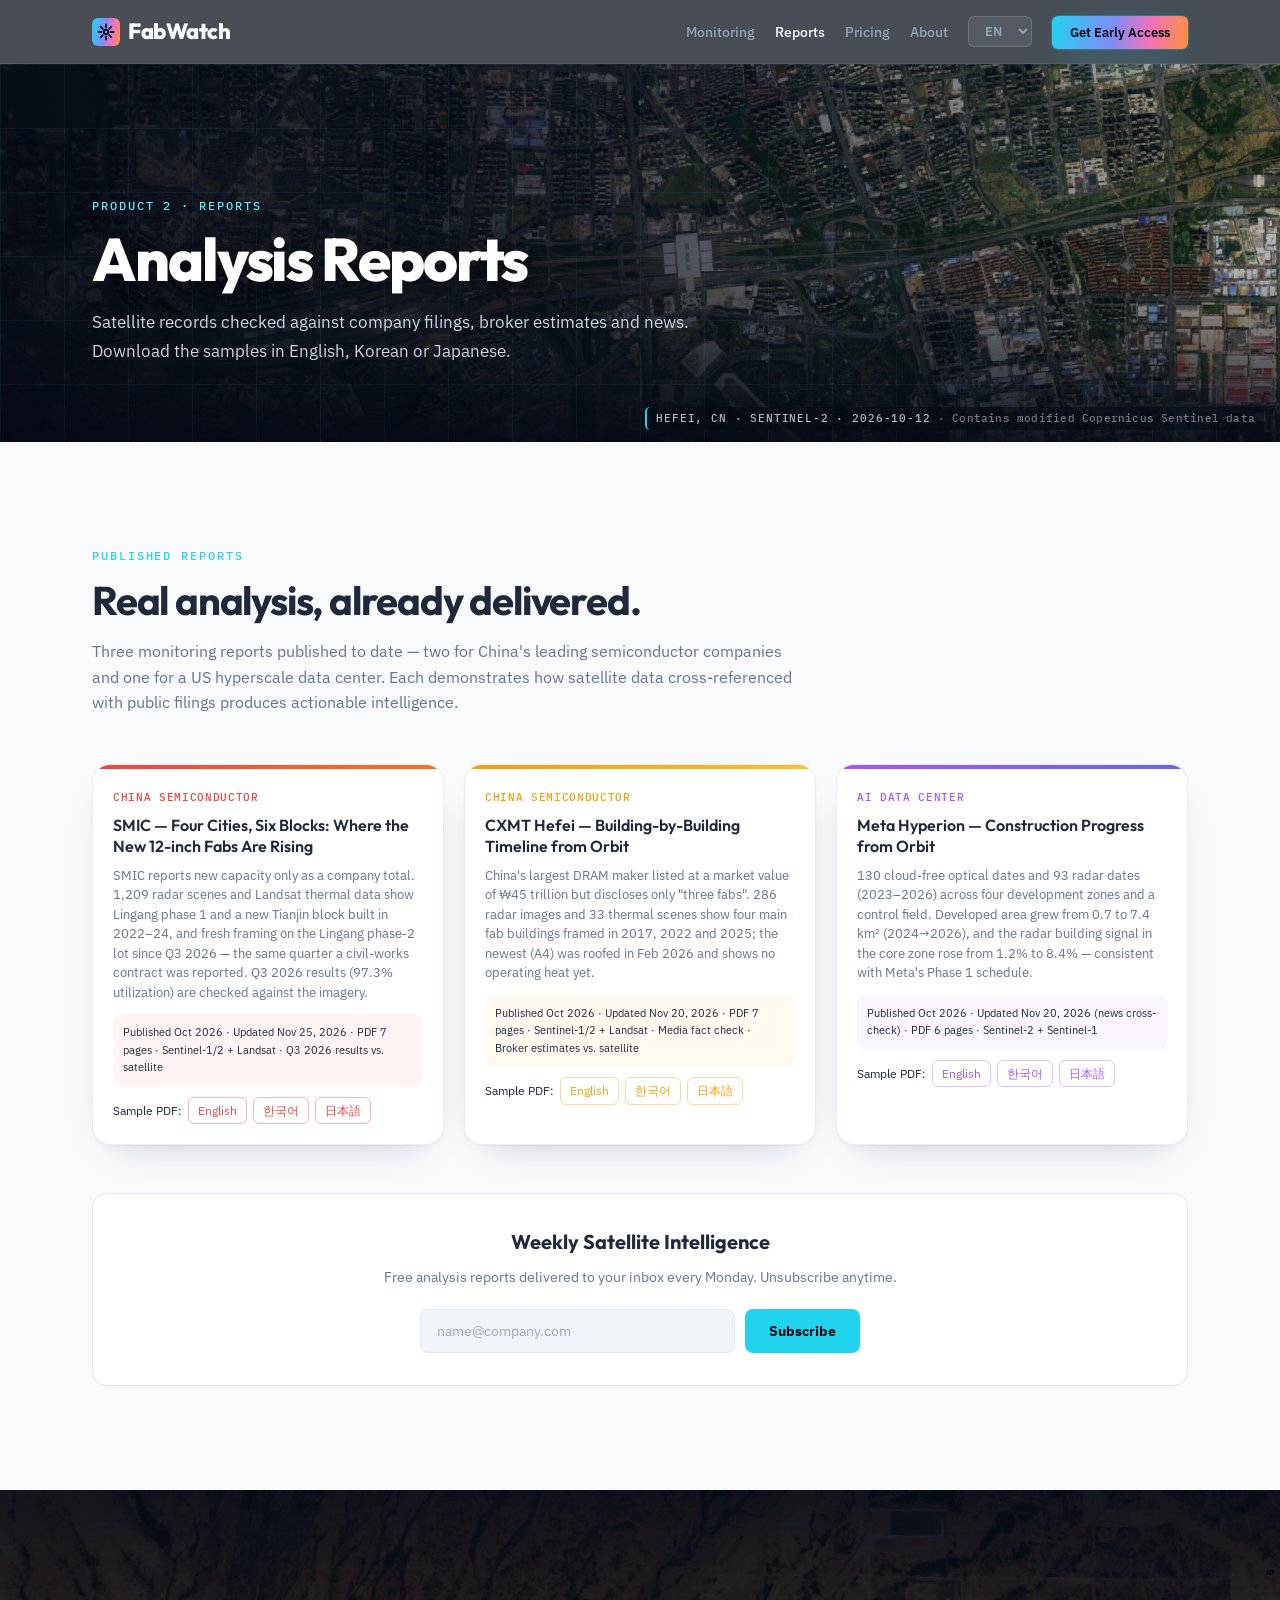
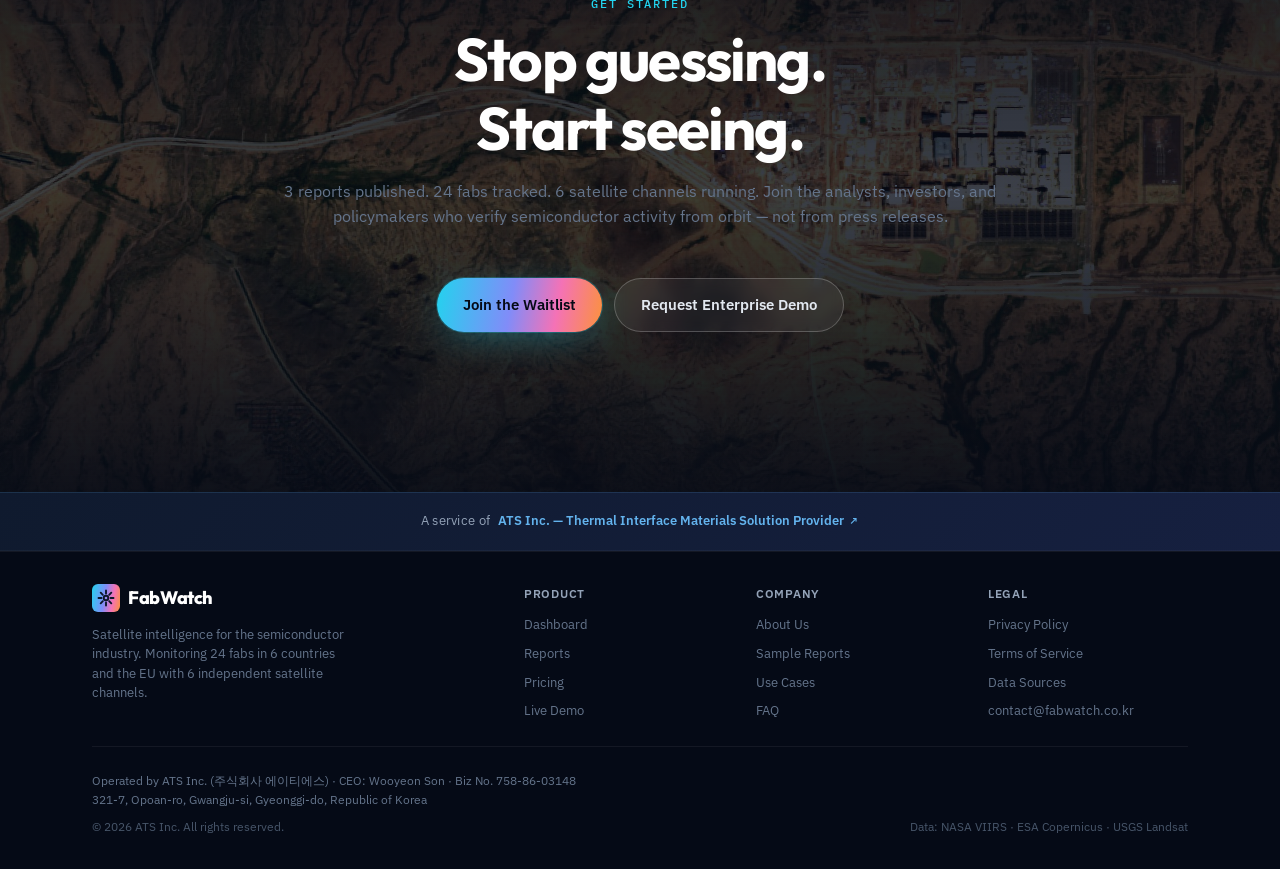
<file: reports/index.html>
<!DOCTYPE html>
<meta charset="utf-8">
<meta name="viewport" content="width=device-width, initial-scale=1">
<!-- Google Analytics (GA4) -->
<script async src="https://www.googletagmanager.com/gtag/js?id=G-8E0SRTKMRB"></script>
<script>window.dataLayer=window.dataLayer||[];function gtag(){dataLayer.push(arguments);}gtag('js',new Date());gtag('config','G-8E0SRTKMRB');</script>
<meta name="robots" content="noindex, nofollow"><!-- 2026-11-20: 문구 검수 끝날 때까지 검색 노출 차단 -->
<title>Sample Reports — FabWatch</title>
<meta name="description" content="FabWatch monitors 24 semiconductor fabs and 9 AI data centers using 6 satellite channels. Real-time utilization tracking, construction progress, and supply chain intelligence for analysts, investors, and policymakers.">
<meta property="og:title" content="FabWatch — Satellite Intelligence for Semiconductor Fabs & AI Data Centers">
<meta property="og:description" content="Monitor 24 semiconductor fabs and 9 AI data centers with 6 satellite channels. Real-time utilization data, construction tracking, and supply chain intelligence.">
<meta property="og:type" content="website">
<meta property="og:url" content="https://fabwatch.co.kr/reports/">
<meta property="og:image" content="https://fabwatch.co.kr/og-image.png">
<meta name="twitter:card" content="summary_large_image">
<meta name="twitter:title" content="FabWatch — Satellite Intelligence for Semiconductor Fabs & AI Data Centers">
<meta name="twitter:description" content="24 fabs + 9 data centers. 6 satellite channels. One dashboard.">
<meta name="twitter:image" content="https://fabwatch.co.kr/og-image.png">
<link rel="canonical" href="https://fabwatch.co.kr/reports/">
<meta name="claude:viewport-fit-sides" content="cover">
<link rel="stylesheet" href="https://fonts.googleapis.com/css2?family=Outfit:wght@300;400;500;600;700;800;900&family=IBM+Plex+Sans:wght@300;400;500;600&family=IBM+Plex+Mono:wght@400;500&family=Noto+Sans+KR:wght@300;400;500;600;700;900&family=Noto+Sans+JP:wght@300;400;500;600;700;900&display=swap">
<link rel="stylesheet" href="/assets/site.css?v=cc4ce246">
</head>
<body>

<!-- NAV -->
<nav>
  <div class="inner nav-inner">
    <a href="/" class="logo">
      <span class="logo-icon">
        <svg viewBox="0 0 24 24" fill="none" stroke="#0B1628" stroke-width="2.5" stroke-linecap="round"><circle cx="12" cy="12" r="3"/><path d="M12 2v4M12 18v4M4.93 4.93l2.83 2.83M16.24 16.24l2.83 2.83M2 12h4M18 12h4M4.93 19.07l2.83-2.83M16.24 7.76l2.83-2.83"/></svg>
      </span>
      FabWatch
    </a>
    <ul class="nav-links">
      <li><a href="/monitoring/" class="hide-xs" data-nav="monitoring"><span class="en">Monitoring</span><span class="ko">모니터링</span><span class="ja">モニタリング</span></a></li>
      <li><a href="/reports/" class="hide-xs" data-nav="reports"><span class="en">Reports</span><span class="ko">리포트</span><span class="ja">レポート</span></a></li>
      <li><a href="/pricing/" class="hide-mobile" data-nav="pricing"><span class="en">Pricing</span><span class="ko">요금제</span><span class="ja">料金</span></a></li>
      <li><a href="/about/" class="hide-mobile" data-nav="about"><span class="en">About</span><span class="ko">회사 소개</span><span class="ja">会社概要</span></a></li>
      <li><select class="lang-toggle" onchange="setLang(this.value)" aria-label="Language"><option value="en">EN</option><option value="ko">KO</option><option value="ja">JA</option></select></li>
      <li><a href="#" onclick="openModal();return false;" class="nav-cta"><span class="en">Get Early Access</span><span class="ko">얼리 액세스</span><span class="ja">アーリーアクセス</span></a></li>
      <li class="nav-burger-li"><button type="button" class="nav-burger" aria-label="Menu" aria-expanded="false" aria-controls="navDrawer" onclick="toggleNavMenu()"><svg width="22" height="22" viewBox="0 0 24 24" fill="none" stroke="currentColor" stroke-width="2" stroke-linecap="round"><line x1="4" y1="7" x2="20" y2="7"/><line x1="4" y1="12" x2="20" y2="12"/><line x1="4" y1="17" x2="20" y2="17"/></svg></button></li>
    </ul>
  </div>
  <div class="nav-drawer" id="navDrawer">
    <a href="/monitoring/" data-nav="monitoring"><span class="en">Monitoring Dashboard</span><span class="ko">모니터링 대시보드</span><span class="ja">モニタリング・ダッシュボード</span></a>
    <a href="/reports/" data-nav="reports"><span class="en">Sample Reports</span><span class="ko">샘플 리포트</span><span class="ja">サンプルレポート</span></a>
    <a href="/pricing/" data-nav="pricing"><span class="en">Pricing</span><span class="ko">요금제</span><span class="ja">料金</span></a>
    <a href="/about/" data-nav="about"><span class="en">About</span><span class="ko">회사 소개</span><span class="ja">会社概要</span></a>
    <a href="#" onclick="toggleNavMenu(false);openModal();return false;" class="nav-drawer-cta"><span class="en">Join the Waitlist</span><span class="ko">대기 등록하기</span><span class="ja">ウェイトリストに登録</span></a>
  </div>
</nav>

<!-- PAGE INTRO (satellite banner) -->
<section class="hero page-hero" style="--banner:url(/assets/img/sat/hefei-2026-10.jpg);">
  <div class="page-hero-shade" aria-hidden="true"></div>
  <div class="inner">
    <div class="section-label"><span class="en">PRODUCT 2 · REPORTS</span><span class="ko">상품 2 · 리포트</span><span class="ja">商品2 · レポート</span></div>
    <h1><span class="en">Analysis Reports</span><span class="ko">분석 리포트</span><span class="ja">分析レポート</span></h1>
    <p><span class="en">Satellite records checked against company filings, broker estimates and news. Download the samples in English, Korean or Japanese.</span><span class="ko">위성 기록을 기업 공시·증권사 추정·언론 보도와 맞대어 봅니다. 샘플은 영어·한국어·일본어 PDF로 받아 보실 수 있습니다.</span><span class="ja">衛星の記録を企業の開示・証券会社の推定・報道と突き合わせます。サンプルは英語・韓国語・日本語のPDFでご覧いただけます。</span></p>
  </div>
  <div class="page-hero-tag">HEFEI, CN · SENTINEL-2 · 2026-10-12</div>
</section>

<!-- INSIGHTS PREVIEW -->
<section class="insights section" id="insights">
  <div class="inner">
    <div class="section-label"><span class="en">Published Reports</span><span class="ko">발행 리포트</span><span class="ja">発行レポート</span></div>
    <h2 class="section-title reveal">
      <span class="en">Real analysis, already delivered.</span>
      <span class="ko">실제 분석, 이미 발행 완료.</span><span class="ja">実際の分析、すでに発行済み。</span>
    </h2>
    <p class="section-desc">
      <span class="en">Three monitoring reports published to date — two for China's leading semiconductor companies and one for a US hyperscale data center. Each demonstrates how satellite data cross-referenced with public filings produces actionable intelligence.</span>
      <span class="ko">지금까지 3건의 모니터링 리포트를 발행했습니다 — 중국 주요 반도체 기업 2곳과 미국 초대형 데이터센터 1곳. 각 리포트는 위성 데이터와 공시 자료를 교차 검증하여 실행 가능한 인텔리전스를 제공합니다.</span><span class="ja">これまでに3件のモニタリングレポートを発行しました — 中国の主要半導体企業2社と、米国の超大型データセンター1か所です。各レポートは衛星データと開示資料をクロスチェックし、実用的なインテリジェンスを提供します。</span>
    </p>
    <div class="insight-grid">
      <!-- SMIC Report -->
      <div class="insight-card">
        <div class="insight-bar" style="background: linear-gradient(90deg, #EF4444, #F97316);"></div>
        <div class="insight-body">
          <div class="insight-tag" style="color: #EF4444;"><span class="en">China Semiconductor</span><span class="ko">중국 반도체</span><span class="ja">中国半導体</span></div>
          <h3>
            <span class="en">SMIC — Four Cities, Six Blocks: Where the New 12-inch Fabs Are Rising</span>
            <span class="ko">SMIC — 4개 도시 6개 블록, 새 12인치 팹은 어디서 올라가나</span><span class="ja">SMIC — 4都市・6ブロック、新しい12インチファブはどこで建っているか</span>
          </h3>
          <p>
            <span class="en">SMIC reports new capacity only as a company total. 1,209 radar scenes and Landsat thermal data show Lingang phase 1 and a new Tianjin block built in 2022–24, and fresh framing on the Lingang phase-2 lot since Q3 2026 — the same quarter a civil-works contract was reported. Q3 2026 results (97.3% utilization) are checked against the imagery.</span>
            <span class="ko">SMIC는 증설량을 회사 전체 숫자로만 밝힙니다. 레이더 1,209장과 Landsat 열적외선으로 보면 린강 1기와 톈진 새 블록이 2022~2024년에 지어졌고, 린강 2기 터에서는 2026년 3분기부터 골조 신호가 나타났습니다 — 2기 시공 낙찰 보도와 같은 분기입니다. 3분기 실적(가동률 97.3%)도 영상과 대조했습니다.</span><span class="ja">SMICは増強量を全社の数字でしか示しません。レーダー1,209枚とLandsat熱赤外から、臨港1期と天津の新ブロックが2022〜24年に建ち、臨港2期用地では2026年7〜9月から躯体シグナルが出ていることが分かります — 2期の落札報道と同じ四半期です。第3四半期決算（稼働率97.3%）も画像と照合しました。</span>
          </p>
          <div style="margin-top:12px;padding:10px;background:rgba(239,68,68,0.06);border-radius:8px;font-size:11px;color:var(--muted);">
            <span class="en">Published Oct 2026 · Updated Nov 25, 2026 · PDF 7 pages · Sentinel-1/2 + Landsat · Q3 2026 results vs. satellite</span>
            <span class="ko">2026년 10월 발행 · 2026-11-25 최신판 · PDF 7쪽 · Sentinel-1·2 + Landsat · 3분기 실적 대조</span><span class="ja">2026年10月発行 · 2026-11-25 最新版 · PDF 7ページ · Sentinel-1・2 + Landsat · 第3四半期決算と照合</span>
          </div>
          <div style="margin-top:10px;font-size:12px;display:flex;flex-wrap:wrap;gap:6px;align-items:center;"><span style="color:var(--muted);"><span class="en">Sample PDF:</span><span class="ko">샘플 PDF:</span><span class="ja">サンプルPDF：</span></span><a href="/reports/fabwatch-sample-smic-en.pdf" target="_blank" rel="noopener" style="color:#EF4444;text-decoration:none;border:1px solid rgba(239,68,68,0.4);border-radius:6px;padding:3px 9px;">English</a><a href="/reports/fabwatch-sample-smic-ko.pdf" target="_blank" rel="noopener" style="color:#EF4444;text-decoration:none;border:1px solid rgba(239,68,68,0.4);border-radius:6px;padding:3px 9px;">한국어</a><a href="/reports/fabwatch-sample-smic-ja.pdf" target="_blank" rel="noopener" style="color:#EF4444;text-decoration:none;border:1px solid rgba(239,68,68,0.4);border-radius:6px;padding:3px 9px;">日本語</a></div>
        </div>
      </div>
      <!-- CXMT Report -->
      <div class="insight-card">
        <div class="insight-bar" style="background: linear-gradient(90deg, #F59E0B, #FBBF24);"></div>
        <div class="insight-body">
          <div class="insight-tag" style="color: #F59E0B;"><span class="en">China Semiconductor</span><span class="ko">중국 반도체</span><span class="ja">中国半導体</span></div>
          <h3>
            <span class="en">CXMT Hefei — Building-by-Building Timeline from Orbit</span>
            <span class="ko">CXMT 허페이 — 궤도에서 본 동별 건설 연표</span><span class="ja">CXMT合肥 — 軌道から見た棟別の建設年表</span>
          </h3>
          <p>
            <span class="en">China's largest DRAM maker listed at a market value of ₩45 trillion but discloses only "three fabs". 286 radar images and 33 thermal scenes show four main fab buildings framed in 2017, 2022 and 2025; the newest (A4) was roofed in Feb 2026 and shows no operating heat yet.</span>
            <span class="ko">중국 최대 D램 회사가 45조원 시가총액으로 상장했지만 공시는 "팹 3개"뿐입니다. 레이더 286장과 열적외선 33장면으로 보면 팹 본동 4개 동이 2017·2022·2025년에 골조를 올렸고, 가장 최근 동(A4)은 2026년 2월 지붕을 덮었지만 아직 가동 열 신호가 없습니다.</span><span class="ja">中国最大のDRAMメーカーは時価総額45兆ウォンで上場したが、開示は「ファブ3つ」のみ。レーダー286枚と熱赤外33シーンから、ファブ本棟4棟が2017・2022・2025年に躯体を立て、最新の棟（A4）は2026年2月に屋根を架けたがまだ稼働の熱シグナルがないことが分かります。</span>
          </p>
          <div style="margin-top:12px;padding:10px;background:rgba(245,158,11,0.06);border-radius:8px;font-size:11px;color:var(--muted);">
            <span class="en">Published Oct 2026 · Updated Nov 20, 2026 · PDF 7 pages · Sentinel-1/2 + Landsat · Media fact check · Broker estimates vs. satellite</span>
            <span class="ko">2026년 10월 발행 · 2026-11-20 최신판 · PDF 7쪽 · Sentinel-1·2 + Landsat · 언론 팩트체크 · 증권사 추정 대조</span><span class="ja">2026年10月発行 · 2026-11-20 最新版 · PDF 7ページ · Sentinel-1・2 + Landsat · 報道のファクトチェック · 証券会社の推定と照合</span>
          </div>
          <div style="margin-top:10px;font-size:12px;display:flex;flex-wrap:wrap;gap:6px;align-items:center;"><span style="color:var(--muted);"><span class="en">Sample PDF:</span><span class="ko">샘플 PDF:</span><span class="ja">サンプルPDF：</span></span><a href="/reports/fabwatch-sample-cxmt-hefei-en.pdf" target="_blank" rel="noopener" style="color:#F59E0B;text-decoration:none;border:1px solid rgba(245,158,11,0.4);border-radius:6px;padding:3px 9px;">English</a><a href="/reports/fabwatch-sample-cxmt-hefei-ko.pdf" target="_blank" rel="noopener" style="color:#F59E0B;text-decoration:none;border:1px solid rgba(245,158,11,0.4);border-radius:6px;padding:3px 9px;">한국어</a><a href="/reports/fabwatch-sample-cxmt-hefei-ja.pdf" target="_blank" rel="noopener" style="color:#F59E0B;text-decoration:none;border:1px solid rgba(245,158,11,0.4);border-radius:6px;padding:3px 9px;">日本語</a></div>
        </div>
      </div>
      <!-- Meta Hyperion Data Center Report -->
      <div class="insight-card">
        <div class="insight-bar" style="background: linear-gradient(90deg, #A855F7, #6366F1);"></div>
        <div class="insight-body">
          <div class="insight-tag" style="color: #A855F7;"><span class="en">AI Data Center</span><span class="ko">AI 데이터센터</span><span class="ja">AIデータセンター</span></div>
          <h3>
            <span class="en">Meta Hyperion — Construction Progress from Orbit</span>
            <span class="ko">Meta Hyperion — 궤도에서 본 건설 진행</span><span class="ja">Meta Hyperion — 軌道から見た建設進捗</span>
          </h3>
          <p>
            <span class="en">130 cloud-free optical dates and 93 radar dates (2023–2026) across four development zones and a control field. Developed area grew from 0.7 to 7.4 km² (2024→2026), and the radar building signal in the core zone rose from 1.2% to 8.4% — consistent with Meta's Phase 1 schedule.</span>
            <span class="ko">2023~2026년 구름 없는 광학 영상 130개 날짜와 레이더 영상 93개 날짜로 개발 구역 4곳과 비교 농지를 추적했습니다. 개발 면적은 0.7㎢에서 7.4㎢로(2024→2026) 늘었고, 중심 구역의 레이더 건물 신호는 1.2%에서 8.4%로 올라 Meta 1단계 일정과 부합합니다.</span><span class="ja">2023〜2026年の雲のない光学画像130日分とレーダー画像93日分で、開発区域4か所と比較農地を追跡しました。開発面積は0.7㎢から7.4㎢に拡大し（2024→2026）、中心区域のレーダー建物シグナルは1.2%から8.4%に上昇。Metaの第1期の日程と整合しています。</span>
          </p>
          <div style="margin-top:12px;padding:10px;background:rgba(168,85,247,0.06);border-radius:8px;font-size:11px;color:var(--muted);">
            <span class="en">Published Oct 2026 · Updated Nov 20, 2026 (news cross-check) · PDF 6 pages · Sentinel-2 + Sentinel-1</span>
            <span class="ko">2026년 10월 발행 · 2026-11-20 업데이트(최근 보도 대조) · PDF 6쪽 · Sentinel-2·1</span><span class="ja">2026年10月発行 · 2026-11-20 更新（最近の報道と照合）· PDF 6ページ · Sentinel-2・1</span>
          </div>
          <div style="margin-top:10px;font-size:12px;display:flex;flex-wrap:wrap;gap:6px;align-items:center;"><span style="color:var(--muted);"><span class="en">Sample PDF:</span><span class="ko">샘플 PDF:</span><span class="ja">サンプルPDF：</span></span><a href="/reports/fabwatch-sample-meta-hyperion-en.pdf" target="_blank" rel="noopener" style="color:#A855F7;text-decoration:none;border:1px solid rgba(168,85,247,0.35);border-radius:6px;padding:3px 9px;">English</a><a href="/reports/fabwatch-sample-meta-hyperion-ko.pdf" target="_blank" rel="noopener" style="color:#A855F7;text-decoration:none;border:1px solid rgba(168,85,247,0.35);border-radius:6px;padding:3px 9px;">한국어</a><a href="/reports/fabwatch-sample-meta-hyperion-ja.pdf" target="_blank" rel="noopener" style="color:#A855F7;text-decoration:none;border:1px solid rgba(168,85,247,0.35);border-radius:6px;padding:3px 9px;">日本語</a></div>
        </div>
      </div>
    </div>
    <!-- Newsletter signup -->
    <div class="newsletter-box reveal">
      <h3><span class="en">Weekly Satellite Intelligence</span><span class="ko">주간 위성 인텔리전스</span><span class="ja">週刊衛星インテリジェンス</span></h3>
      <p><span class="en">Free analysis reports delivered to your inbox every Monday. Unsubscribe anytime.</span><span class="ko">매주 월요일, 무료 분석 리포트를 이메일로 받아보세요. 언제든 구독 해지 가능합니다.</span><span class="ja">毎週月曜日、無料の分析レポートをメールでお届けします。いつでも配信停止できます。</span></p>
      <div class="nl-form" onsubmit="event.preventDefault();">
        <input type="email" class="nl-input" placeholder="name@company.com" id="nl-email">
        <button class="nl-btn" onclick="handleNewsletter()"><span class="en">Subscribe</span><span class="ko">구독하기</span><span class="ja">購読する</span></button>
      </div>
      <div class="nl-success" id="nl-success">
        <span class="en">Welcome aboard! Check your inbox for a confirmation.</span>
        <span class="ko">구독 신청 완료! 확인 이메일을 확인해주세요.</span><span class="ja">購読のお申し込みが完了しました！確認メールをご確認ください。</span>
      </div>
    </div>
  </div>
</section>

<!-- FINAL CTA -->
<section class="final-cta section" id="cta">
  <!-- Earth glow -->
  <svg class="cta-earth" viewBox="0 0 300 300" xmlns="http://www.w3.org/2000/svg">
    <circle cx="150" cy="150" r="120" fill="url(#ctaEarth)"/>
    <ellipse cx="120" cy="120" rx="40" ry="30" fill="rgba(34,197,94,0.2)" transform="rotate(-10 120 120)"/>
    <ellipse cx="170" cy="160" rx="35" ry="45" fill="rgba(34,197,94,0.15)" transform="rotate(15 170 160)"/>
    <circle cx="150" cy="150" r="125" stroke="rgba(56,189,248,0.2)" stroke-width="4"/>
    <circle cx="150" cy="150" r="135" stroke="rgba(56,189,248,0.08)" stroke-width="3"/>
    <defs>
      <radialGradient id="ctaEarth" cx="35%" cy="35%">
        <stop offset="0%" stop-color="#1E3A5F"/>
        <stop offset="100%" stop-color="#0B1628"/>
      </radialGradient>
    </defs>
  </svg>
  <div class="inner" style="position:relative;z-index:1;">
    <div class="section-label" style="text-align:center;"><span class="en">Get Started</span><span class="ko">시작하기</span><span class="ja">はじめる</span></div>
    <h2 class="section-title reveal">
      <span class="en">Stop guessing.<br>Start seeing.</span>
      <span class="ko">추측을 멈추세요.<br>직접 보세요.</span><span class="ja">推測をやめて、<br>自分の目で確かめよう。</span>
    </h2>
    <p class="section-desc">
      <span class="en">3 reports published. 24 fabs tracked. 6 satellite channels running. Join the analysts, investors, and policymakers who verify semiconductor activity from orbit — not from press releases.</span>
      <span class="ko">3건의 리포트 발행. 24개 팹 추적 중. 6개 위성 채널 가동 중. 보도자료가 아닌 궤도에서 반도체 현장을 검증하는 전문가 대열에 합류하세요.</span><span class="ja">レポート3件発行。24ファブを追跡中。6つの衛星チャネルが稼働中。プレスリリースではなく軌道から半導体の現場を検証する専門家の仲間に加わりましょう。</span>
    </p>
    <div class="hero-actions">
      <a href="#" onclick="openModal();return false;" class="btn btn-primary"><span class="en">Join the Waitlist</span><span class="ko">대기 등록하기</span><span class="ja">ウェイトリストに登録</span></a>
      <a href="#" onclick="openModal();return false;" class="btn btn-outline"><span class="en">Request Enterprise Demo</span><span class="ko">기업 도입 데모 요청</span><span class="ja">法人向けデモを依頼</span></a>
    </div>
  </div>
</section>

<!-- PRIVACY POLICY MODAL -->
<div class="modal-overlay legal-modal" id="privacyModal">
  <div class="modal">
    <button class="modal-close" onclick="closeLegal('privacyModal')">&times;</button>
    <div class="modal-header">
      <div class="modal-logo">
        <span class="logo-icon"><svg viewBox="0 0 24 24" fill="none" stroke="#0B1628" stroke-width="2.5" stroke-linecap="round" width="18" height="18"><circle cx="12" cy="12" r="3"/><path d="M12 2v4M12 18v4M4.93 4.93l2.83 2.83M16.24 16.24l2.83 2.83M2 12h4M18 12h4M4.93 19.07l2.83-2.83M16.24 7.76l2.83-2.83"/></svg></span>
        FabWatch
      </div>
      <p class="modal-subtitle">
        <span class="en">Privacy Policy</span>
        <span class="ko">개인정보처리방침</span><span class="ja">プライバシーポリシー</span>
      </p>
    </div>
    <div class="modal-body">
      <div class="legal-content">
        <div class="effective">
          <span class="en">Effective: November 19, 2026</span>
          <span class="ko">시행일: 2026년 11월 19일</span><span class="ja">施行日：2026年11月19日</span>
        </div>
        <span class="en">
        <h3>1. Data controller</h3>
        <p>FabWatch is operated by ATS Inc. (주식회사 에이티에스), CEO Wooyeon Son, located at 321-7 Opoan-ro, Gwangju-si, Gyeonggi-do, Republic of Korea (Business Registration No. 758-86-03148). For privacy inquiries, contact <a href="mailto:contact@fabwatch.co.kr" style="color:var(--accent);">contact@fabwatch.co.kr</a>.</p>
        <h3>2. Personal information collected</h3>
        <p>We collect only the minimum information necessary to provide our services:</p>
        <ul>
          <li><strong>Account registration:</strong> Name, email address, company name (optional), password (hashed)</li>
          <li><strong>Newsletter subscription:</strong> Email address</li>
          <li><strong>Service usage:</strong> Access logs, IP address, browser type, pages visited</li>
          <li><strong>Cookies:</strong> Session cookies and analytics cookies (Google Analytics)</li>
        </ul>
        <h3>3. Purpose of collection</h3>
        <ul>
          <li>Account creation and authentication</li>
          <li>Delivery of monitoring dashboard and analysis reports</li>
          <li>Sending newsletters and service notifications</li>
          <li>Service improvement through usage analytics</li>
          <li>Customer support and inquiry handling</li>
        </ul>
        <h3>4. Retention and disposal</h3>
        <p>Personal information is retained for the duration of service membership. Upon account deletion, all personal data is permanently destroyed within 30 days, except where retention is required by applicable law (e.g., electronic commerce records: 5 years).</p>
        <h3>5. Third-party disclosure</h3>
        <p>We do not sell, trade, or rent your personal information. Data may be shared with:</p>
        <ul>
          <li><strong>Google Analytics:</strong> Anonymized usage statistics for service improvement</li>
          <li><strong>Payment processors:</strong> Billing information for paid subscriptions (processed by third-party payment gateway; we do not store card details)</li>
        </ul>
        <h3>6. User rights</h3>
        <p>You may at any time: access, correct, or delete your personal information; withdraw consent for data processing; request data portability; or unsubscribe from communications. Contact <a href="mailto:contact@fabwatch.co.kr" style="color:var(--accent);">contact@fabwatch.co.kr</a> or use in-app settings.</p>
        <h3>7. Data security</h3>
        <p>We implement industry-standard security measures including HTTPS encryption, hashed password storage, access control, and regular security audits to protect your information.</p>
        <h3>8. Cookies and tracking</h3>
        <p>FabWatch uses essential cookies for site functionality and Google Analytics (GA4) for anonymous usage statistics. You may disable non-essential cookies through your browser settings. Disabling cookies may limit some features.</p>
        <h3>9. Changes to this policy</h3>
        <p>Material changes will be announced via email or on-site notice at least 7 days before taking effect. Continued use after the effective date constitutes acceptance.</p>
        </span>
        <span class="ko">
        <h3>1. 개인정보처리자</h3>
        <p>FabWatch는 주식회사 에이티에스(ATS, 대표 손우연)가 운영합니다. 소재지: 경기도 광주시 오포안로 321-7, 사업자등록번호: 758-86-03148. 개인정보 관련 문의: <a href="mailto:contact@fabwatch.co.kr" style="color:var(--accent);">contact@fabwatch.co.kr</a></p>
        <h3>2. 수집하는 개인정보</h3>
        <p>서비스 제공에 필요한 최소한의 정보만 수집합니다:</p>
        <ul>
          <li><strong>회원가입:</strong> 이름, 이메일 주소, 회사명(선택), 비밀번호(암호화 저장)</li>
          <li><strong>뉴스레터 구독:</strong> 이메일 주소</li>
          <li><strong>서비스 이용:</strong> 접속 로그, IP 주소, 브라우저 종류, 방문 페이지</li>
          <li><strong>쿠키:</strong> 세션 쿠키 및 분석용 쿠키(Google Analytics)</li>
        </ul>
        <h3>3. 수집 목적</h3>
        <ul>
          <li>계정 생성 및 본인 인증</li>
          <li>모니터링 대시보드 및 분석 리포트 제공</li>
          <li>뉴스레터 및 서비스 알림 발송</li>
          <li>이용 통계를 통한 서비스 개선</li>
          <li>고객 문의 대응</li>
        </ul>
        <h3>4. 보유 및 파기</h3>
        <p>개인정보는 서비스 이용 기간 동안 보유합니다. 회원 탈퇴 시 30일 이내에 모든 개인정보를 영구 삭제합니다. 단, 관계 법령에 따라 보존이 필요한 경우(전자상거래 기록: 5년 등)에는 해당 기간까지 보관합니다.</p>
        <h3>5. 제3자 제공</h3>
        <p>개인정보를 판매·교환·임대하지 않습니다. 다음의 경우에 한해 공유될 수 있습니다:</p>
        <ul>
          <li><strong>Google Analytics:</strong> 익명화된 이용 통계(서비스 개선 목적)</li>
          <li><strong>결제 대행사:</strong> 유료 구독 결제 정보 처리(카드 정보는 당사에 저장하지 않음)</li>
        </ul>
        <h3>6. 이용자의 권리</h3>
        <p>이용자는 언제든지 자신의 개인정보에 대해 열람, 정정, 삭제를 요청하거나, 처리 동의를 철회하거나, 데이터 이동을 요청하거나, 커뮤니케이션 수신을 거부할 수 있습니다. <a href="mailto:contact@fabwatch.co.kr" style="color:var(--accent);">contact@fabwatch.co.kr</a>으로 연락하거나 앱 내 설정에서 직접 처리하세요.</p>
        <h3>7. 정보 보안</h3>
        <p>HTTPS 암호화, 비밀번호 해시 저장, 접근 권한 관리, 정기 보안 점검 등 업계 표준 보안 조치를 적용하고 있습니다.</p>
        <h3>8. 쿠키 및 추적</h3>
        <p>FabWatch는 사이트 기능을 위한 필수 쿠키와 익명 이용 통계를 위한 Google Analytics(GA4)를 사용합니다. 브라우저 설정에서 비필수 쿠키를 비활성화할 수 있으며, 쿠키 비활성화 시 일부 기능이 제한될 수 있습니다.</p>
        <h3>9. 방침 변경</h3>
        <p>중요한 변경사항은 시행 최소 7일 전에 이메일 또는 사이트 공지를 통해 안내합니다. 시행일 이후 계속 이용 시 변경에 동의한 것으로 간주합니다.</p>
        </span><span class="ja">
        <h3>1. 個人情報取扱事業者</h3>
        <p>FabWatchは株式会社エイティーエス（ATS、代表 ソン・ウヨン）が運営しています。所在地：大韓民国 京畿道 広州市 梧浦安路321-7、事業者登録番号：758-86-03148。個人情報に関するお問い合わせ：<a href="mailto:contact@fabwatch.co.kr" style="color:var(--accent);">contact@fabwatch.co.kr</a></p>
        <h3>2. 収集する個人情報</h3>
        <p>サービス提供に必要な最小限の情報のみを収集します：</p>
        <ul>
          <li><strong>会員登録：</strong>氏名、メールアドレス、会社名（任意）、パスワード（暗号化して保存）</li>
          <li><strong>ニュースレター購読：</strong>メールアドレス</li>
          <li><strong>サービス利用：</strong>アクセスログ、IPアドレス、ブラウザの種類、閲覧ページ</li>
          <li><strong>Cookie：</strong>セッションCookieおよび分析用Cookie（Google Analytics）</li>
        </ul>
        <h3>3. 利用目的</h3>
        <ul>
          <li>アカウント作成および本人確認</li>
          <li>モニタリング・ダッシュボードおよび分析レポートの提供</li>
          <li>ニュースレターおよびサービス通知の送信</li>
          <li>利用統計によるサービス改善</li>
          <li>お問い合わせへの対応</li>
        </ul>
        <h3>4. 保有期間および廃棄</h3>
        <p>個人情報はサービス利用期間中保有します。退会時には30日以内にすべての個人情報を完全に削除します。ただし、関係法令により保存が必要な場合（電子商取引の記録：5年など）は、その期間まで保管します。</p>
        <h3>5. 第三者提供</h3>
        <p>個人情報を販売・交換・貸与することはありません。以下の場合に限り共有されることがあります：</p>
        <ul>
          <li><strong>Google Analytics：</strong>匿名化された利用統計（サービス改善の目的）</li>
          <li><strong>決済代行会社：</strong>有料購読の決済情報の処理（カード情報は当社に保存しません）</li>
        </ul>
        <h3>6. 利用者の権利</h3>
        <p>利用者はいつでも、ご自身の個人情報の閲覧・訂正・削除の請求、取扱いへの同意の撤回、データポータビリティの請求、通信の受信拒否を行うことができます。<a href="mailto:contact@fabwatch.co.kr" style="color:var(--accent);">contact@fabwatch.co.kr</a>までご連絡いただくか、アプリ内の設定から直接手続きしてください。</p>
        <h3>7. 情報セキュリティ</h3>
        <p>HTTPS暗号化、パスワードのハッシュ化保存、アクセス権限の管理、定期的なセキュリティ点検など、業界標準のセキュリティ対策を講じています。</p>
        <h3>8. Cookieおよびトラッキング</h3>
        <p>FabWatchは、サイト機能に必要なCookieと、匿名の利用統計のためのGoogle Analytics（GA4）を使用しています。ブラウザの設定で必須でないCookieを無効にできますが、その場合一部の機能が制限されることがあります。</p>
        <h3>9. ポリシーの変更</h3>
        <p>重要な変更は、施行の7日以上前にメールまたはサイト上のお知らせでご案内します。施行日以降もご利用を続けた場合、変更に同意したものとみなします。</p>
        <p><small>本ポリシーは韓国語版を正本とし、日本語版は参考訳です。</small></p>
        </span>
      </div>
    </div>
  </div>
</div>

<!-- TERMS OF SERVICE MODAL -->
<div class="modal-overlay legal-modal" id="termsModal">
  <div class="modal">
    <button class="modal-close" onclick="closeLegal('termsModal')">&times;</button>
    <div class="modal-header">
      <div class="modal-logo">
        <span class="logo-icon"><svg viewBox="0 0 24 24" fill="none" stroke="#0B1628" stroke-width="2.5" stroke-linecap="round" width="18" height="18"><circle cx="12" cy="12" r="3"/><path d="M12 2v4M12 18v4M4.93 4.93l2.83 2.83M16.24 16.24l2.83 2.83M2 12h4M18 12h4M4.93 19.07l2.83-2.83M16.24 7.76l2.83-2.83"/></svg></span>
        FabWatch
      </div>
      <p class="modal-subtitle">
        <span class="en">Terms of Service</span>
        <span class="ko">이용약관</span><span class="ja">利用規約</span>
      </p>
    </div>
    <div class="modal-body">
      <div class="legal-content">
        <div class="effective">
          <span class="en">Effective: November 19, 2026</span>
          <span class="ko">시행일: 2026년 11월 19일</span><span class="ja">施行日：2026年11月19日</span>
        </div>
        <span class="en">
        <h3>1. Service overview</h3>
        <p>FabWatch provides satellite-based monitoring intelligence for semiconductor fabs and AI data centers. The service includes a web-based dashboard, analysis reports, data APIs, and email alerts. FabWatch is operated by ATS Inc. (주식회사 에이티에스).</p>
        <h3>2. Acceptance of terms</h3>
        <p>By creating an account or using FabWatch, you agree to these Terms of Service. If you do not agree, do not use the service. Corporate accounts bind the organization represented by the registering individual.</p>
        <h3>3. Account responsibilities</h3>
        <ul>
          <li>You must provide accurate registration information</li>
          <li>You are responsible for maintaining the confidentiality of your credentials</li>
          <li>You must notify us immediately of any unauthorized use</li>
          <li>One account per individual; corporate accounts may have multiple authorized users</li>
        </ul>
        <h3>4. Service tiers and payment</h3>
        <p><strong>Free:</strong> Limited access to public fab data, monthly highlight report, and newsletter. <strong>Pro ($199/month):</strong> Full dashboard, weekly updates, email alerts, basic API. <strong>Enterprise ($999+/month):</strong> Custom fabs, full API, dedicated analyst, raw satellite data. Prices are in USD and exclude applicable taxes. Paid subscriptions renew automatically; cancel anytime before the next billing cycle.</p>
        <h3>5. Data sources and accuracy</h3>
        <p>FabWatch uses publicly available satellite data from NASA VIIRS, ESA Copernicus (Sentinel-1, Sentinel-2, Sentinel-5P), and USGS Landsat. While we strive for accuracy, satellite-derived insights are estimates based on remote sensing analysis and should not be the sole basis for investment or business decisions. We do not guarantee the accuracy, completeness, or timeliness of any data or analysis.</p>
        <h3>6. Intellectual property</h3>
        <p>All FabWatch content — including analysis reports, dashboard design, scoring algorithms, and proprietary datasets — is owned by ATS Inc. Underlying satellite imagery remains the property of its respective agencies (NASA, ESA, USGS) under their open-data licenses. Users may not redistribute, resell, or publicly display FabWatch content without written permission.</p>
        <h3>7. Acceptable use</h3>
        <p>You agree not to:</p>
        <ul>
          <li>Use the service for illegal purposes or to violate any applicable laws</li>
          <li>Attempt to reverse-engineer, scrape, or extract data beyond API limits</li>
          <li>Share account credentials or allow unauthorized access</li>
          <li>Use the service to manipulate securities markets or engage in insider trading</li>
          <li>Resell or redistribute FabWatch data without authorization</li>
        </ul>
        <h3>8. Disclaimer of warranties</h3>
        <p>THE SERVICE IS PROVIDED "AS IS" WITHOUT WARRANTIES OF ANY KIND. ATS INC. DISCLAIMS ALL WARRANTIES, EXPRESS OR IMPLIED, INCLUDING MERCHANTABILITY, FITNESS FOR A PARTICULAR PURPOSE, AND NON-INFRINGEMENT. Satellite data may be affected by weather, sensor availability, and processing delays.</p>
        <h3>9. Limitation of liability</h3>
        <p>TO THE MAXIMUM EXTENT PERMITTED BY LAW, ATS INC. SHALL NOT BE LIABLE FOR ANY INDIRECT, INCIDENTAL, SPECIAL, OR CONSEQUENTIAL DAMAGES ARISING FROM USE OF THE SERVICE, INCLUDING BUT NOT LIMITED TO INVESTMENT LOSSES, LOST PROFITS, OR DATA LOSS. OUR TOTAL LIABILITY SHALL NOT EXCEED THE FEES PAID BY YOU IN THE 12 MONTHS PRECEDING THE CLAIM.</p>
        <h3>10. Termination</h3>
        <p>Either party may terminate at any time. We may suspend or terminate accounts that violate these terms. Upon termination, your right to access the service ceases; data export is available for 30 days.</p>
        <h3>11. Governing law</h3>
        <p>These terms are governed by the laws of the Republic of Korea. Disputes shall be submitted to the exclusive jurisdiction of the Suwon District Court.</p>
        <h3>12. Changes to terms</h3>
        <p>We may modify these terms with at least 7 days' notice via email or on-site announcement. Continued use after the effective date constitutes acceptance.</p>
        </span>
        <span class="ko">
        <h3>1. 서비스 개요</h3>
        <p>FabWatch는 반도체 팹과 AI 데이터센터를 위한 위성 기반 모니터링 인텔리전스를 제공합니다. 서비스에는 웹 대시보드, 분석 리포트, 데이터 API, 이메일 알림이 포함됩니다. FabWatch는 주식회사 에이티에스(ATS)가 운영합니다.</p>
        <h3>2. 약관 동의</h3>
        <p>계정을 생성하거나 FabWatch를 이용함으로써 본 이용약관에 동의하게 됩니다. 동의하지 않는 경우 서비스를 이용하지 마십시오. 기업 회원의 경우 등록자가 소속 조직을 대리하여 약관에 동의하는 것으로 간주합니다.</p>
        <h3>3. 계정 책임</h3>
        <ul>
          <li>정확한 등록 정보를 제공해야 합니다</li>
          <li>계정 자격 증명의 기밀 유지 책임은 이용자에게 있습니다</li>
          <li>무단 사용 발견 시 즉시 통보해야 합니다</li>
          <li>개인당 1개 계정; 기업 계정은 복수의 인가 사용자 가능</li>
        </ul>
        <h3>4. 요금제 및 결제</h3>
        <p><strong>Free:</strong> 공개 팹 데이터 제한 접근, 월간 하이라이트 리포트, 뉴스레터. <strong>Pro ($199/월):</strong> 전체 대시보드, 주간 업데이트, 이메일 알림, 기본 API. <strong>Enterprise ($999+/월):</strong> 커스텀 팹, 전체 API, 전담 애널리스트, 원본 위성 데이터. 가격은 USD 기준이며 부가세 별도입니다. 유료 구독은 자동 갱신되며, 다음 결제 주기 전 언제든 해지 가능합니다.</p>
        <h3>5. 데이터 출처 및 정확성</h3>
        <p>FabWatch는 NASA VIIRS, ESA 코페르니쿠스(Sentinel-1, Sentinel-2, Sentinel-5P), USGS 랜드샛의 공개 위성 데이터를 사용합니다. 정확성을 위해 노력하지만, 위성 기반 인사이트는 원격탐사 분석에 기반한 추정치이며, 투자 또는 사업 결정의 유일한 근거로 사용되어서는 안 됩니다. 데이터 또는 분석의 정확성, 완전성, 적시성을 보장하지 않습니다.</p>
        <h3>6. 지적재산권</h3>
        <p>분석 리포트, 대시보드 디자인, 스코어링 알고리즘, 독점 데이터셋 등 모든 FabWatch 콘텐츠는 주식회사 에이티에스의 소유입니다. 기초 위성 영상은 해당 기관(NASA, ESA, USGS)의 공개 데이터 라이선스에 따릅니다. 서면 허가 없이 FabWatch 콘텐츠를 재배포, 재판매 또는 공개 게시할 수 없습니다.</p>
        <h3>7. 허용 범위</h3>
        <p>다음 행위는 금지됩니다:</p>
        <ul>
          <li>불법적 목적 또는 관련 법령 위반 목적으로 서비스 이용</li>
          <li>API 제한을 초과하는 역공학, 스크래핑, 데이터 추출 시도</li>
          <li>계정 자격 증명 공유 또는 무단 접근 허용</li>
          <li>증권 시장 조작이나 내부자 거래에 서비스 활용</li>
          <li>허가 없이 FabWatch 데이터 재판매 또는 재배포</li>
        </ul>
        <h3>8. 면책 조항</h3>
        <p>서비스는 "있는 그대로" 제공되며 어떠한 종류의 보증도 하지 않습니다. 주식회사 에이티에스는 상품성, 특정 목적 적합성, 비침해를 포함한 모든 명시적·묵시적 보증을 부인합니다. 위성 데이터는 기상, 센서 가용성, 처리 지연의 영향을 받을 수 있습니다.</p>
        <h3>9. 책임 제한</h3>
        <p>관련 법률이 허용하는 최대 범위 내에서, 주식회사 에이티에스는 서비스 이용으로 인한 간접적, 부수적, 특별 또는 결과적 손해(투자 손실, 이익 손실, 데이터 손실 포함)에 대해 책임지지 않습니다. 당사의 총 책임은 청구 발생 전 12개월간 이용자가 지불한 요금을 초과하지 않습니다.</p>
        <h3>10. 계약 해지</h3>
        <p>어느 당사자든 언제든 해지할 수 있습니다. 약관 위반 계정은 정지 또는 해지될 수 있습니다. 해지 시 서비스 접근 권한이 중단되며, 30일간 데이터 내보내기가 가능합니다.</p>
        <h3>11. 준거법</h3>
        <p>본 약관은 대한민국 법률의 적용을 받습니다. 분쟁은 수원지방법원의 전속 관할로 합니다.</p>
        <h3>12. 약관 변경</h3>
        <p>약관 변경 시 최소 7일 전 이메일 또는 사이트 공지를 통해 안내합니다. 시행일 이후 계속 이용 시 변경에 동의한 것으로 간주합니다.</p>
        </span><span class="ja">
        <h3>1. サービス概要</h3>
        <p>FabWatchは、半導体ファブとAIデータセンターを対象とした衛星ベースのモニタリング・インテリジェンスを提供します。サービスにはWebダッシュボード、分析レポート、データAPI、メール通知が含まれます。FabWatchは株式会社エイティーエス（ATS）が運営しています。</p>
        <h3>2. 規約への同意</h3>
        <p>アカウントを作成し、またはFabWatchを利用することで、本利用規約に同意したものとみなされます。同意いただけない場合は、サービスをご利用にならないでください。法人会員の場合、登録者が所属組織を代理して規約に同意したものとみなします。</p>
        <h3>3. アカウントの責任</h3>
        <ul>
          <li>正確な登録情報を提供する必要があります</li>
          <li>アカウントの認証情報の管理責任は利用者にあります</li>
          <li>不正利用を発見した場合は直ちに通知する必要があります</li>
          <li>1人につき1アカウント。法人アカウントは複数の許可ユーザーが利用可能</li>
        </ul>
        <h3>4. 料金プランと支払い</h3>
        <p><strong>Free：</strong>公開ファブデータへの限定アクセス、月次ハイライトレポート、ニュースレター。<strong>Pro（月額199ドル）：</strong>フルダッシュボード、週次更新、メールアラート、基本API。<strong>Enterprise（月額999ドル〜）：</strong>カスタムファブ、フルAPI、専任アナリスト、元の衛星データ。価格は米ドル建て・税別です。有料購読は自動更新され、次回の請求サイクル前であればいつでも解約できます。</p>
        <h3>5. データの出典と正確性</h3>
        <p>FabWatchは、NASA VIIRS、ESAコペルニクス（Sentinel-1、Sentinel-2、Sentinel-5P）、USGSランドサットの公開衛星データを使用しています。正確性に努めていますが、衛星ベースのインサイトはリモートセンシング分析に基づく推定値であり、投資または事業判断の唯一の根拠として使用すべきではありません。データまたは分析の正確性、完全性、適時性を保証するものではありません。</p>
        <h3>6. 知的財産権</h3>
        <p>分析レポート、ダッシュボードのデザイン、スコアリング・アルゴリズム、独自データセットなど、FabWatchのすべてのコンテンツは株式会社エイティーエスに帰属します。基礎となる衛星画像は、各機関（NASA、ESA、USGS）のオープンデータライセンスに従います。書面による許可なく、FabWatchのコンテンツを再配布、再販売、または公開掲載することはできません。</p>
        <h3>7. 禁止事項</h3>
        <p>以下の行為を禁止します：</p>
        <ul>
          <li>違法な目的または関係法令に違反する目的でのサービス利用</li>
          <li>APIの制限を超えるリバースエンジニアリング、スクレイピング、データ抽出の試み</li>
          <li>アカウント認証情報の共有または不正アクセスの許可</li>
          <li>相場操縦やインサイダー取引へのサービスの利用</li>
          <li>許可なくFabWatchのデータを再販売または再配布すること</li>
        </ul>
        <h3>8. 免責事項</h3>
        <p>サービスは「現状有姿」で提供され、いかなる種類の保証も行いません。株式会社エイティーエスは、商品性、特定目的への適合性、非侵害を含む、明示または黙示のすべての保証を否認します。衛星データは、天候、センサーの稼働状況、処理の遅延の影響を受ける場合があります。</p>
        <h3>9. 責任の制限</h3>
        <p>適用法令が許す最大限の範囲で、株式会社エイティーエスは、サービスの利用によって生じた間接的、付随的、特別または結果的な損害（投資損失、逸失利益、データ損失を含む）について責任を負いません。当社の責任の総額は、請求発生前12か月間に利用者が支払った料金を上限とします。</p>
        <h3>10. 契約の解除</h3>
        <p>いずれの当事者もいつでも解約できます。規約に違反したアカウントは、停止または解約されることがあります。解約時にはサービスへのアクセスが停止され、30日間はデータのエクスポートが可能です。</p>
        <h3>11. 準拠法</h3>
        <p>本規約は大韓民国の法律に準拠します。紛争は水原地方法院を専属的合意管轄裁判所とします。</p>
        <h3>12. 規約の変更</h3>
        <p>規約を変更する場合は、7日以上前にメールまたはサイト上のお知らせでご案内します。施行日以降もご利用を続けた場合、変更に同意したものとみなします。</p>
        <p><small>本規約は韓国語版を正本とし、日本語版は参考訳です。</small></p>
        </span>
      </div>
    </div>
  </div>
</div>

<!-- WAITLIST MODAL -->
<div class="modal-overlay" id="loginModal">
  <div class="modal">
    <button class="modal-close" onclick="closeModal()">&times;</button>
    <div class="modal-header">
      <div class="modal-logo">
        <span class="logo-icon">
          <svg viewBox="0 0 24 24" fill="none" stroke="#0B1628" stroke-width="2.5" stroke-linecap="round" width="18" height="18"><circle cx="12" cy="12" r="3"/><path d="M12 2v4M12 18v4M4.93 4.93l2.83 2.83M16.24 16.24l2.83 2.83M2 12h4M18 12h4M4.93 19.07l2.83-2.83M16.24 7.76l2.83-2.83"/></svg>
        </span>
        FabWatch
      </div>
      <p class="modal-subtitle">
        <span class="en">Launching Q1 2027 — join the waitlist for early access</span>
        <span class="ko">2027년 1분기 출시 예정 — 얼리 액세스 대기 등록</span><span class="ja">2027年第1四半期リリース予定 — アーリーアクセスのウェイトリストに登録</span>
      </p>
    </div>
    <div class="modal-body">
      <div id="waitlist-form">
        <div class="form-group">
          <label class="form-label"><span class="en">Name</span><span class="ko">이름</span><span class="ja">お名前</span></label>
          <input type="text" class="form-input" id="wl-name" placeholder="">
        </div>
        <div class="form-group">
          <label class="form-label"><span class="en">Work Email</span><span class="ko">업무 이메일</span><span class="ja">勤務先メールアドレス</span></label>
          <input type="email" class="form-input" id="wl-email" placeholder="name@company.com">
        </div>
        <div class="form-group">
          <label class="form-label"><span class="en">Role</span><span class="ko">직종</span><span class="ja">職種</span></label>
          <select class="form-input" id="wl-role" style="cursor:pointer;">
            <option value="" disabled selected><span class="en">Select your role</span></option>
            <option value="analyst">Analyst / 애널리스트</option>
            <option value="investor">Investor / 투자자</option>
            <option value="researcher">Researcher / 연구원</option>
            <option value="journalist">Journalist / 기자</option>
            <option value="corporate">Corporate / 기업 담당자</option>
            <option value="government">Government / 정부·공공</option>
            <option value="other">Other / 기타</option>
          </select>
        </div>
        <div class="form-group">
          <label class="form-label"><span class="en">Company <span style="opacity:.5">(optional)</span></span><span class="ko">소속 <span style="opacity:.5">(선택)</span></span><span class="ja">所属 <span style="opacity:.5">（任意）</span></span></label>
          <input type="text" class="form-input" id="wl-company" placeholder="">
        </div>
        <button class="form-submit" onclick="submitWaitlist(event)">
          <span class="en">Join the Waitlist</span><span class="ko">대기 등록하기</span><span class="ja">ウェイトリストに登録</span>
        </button>
        <p style="text-align:center;font-size:12px;color:#94A3B8;margin-top:12px;line-height:1.6;">
          <span class="en">We'll notify you when early access opens. No spam, unsubscribe anytime.</span>
          <span class="ko">얼리 액세스가 시작되면 알려드립니다. 스팸 없음, 언제든 수신 거부 가능.</span><span class="ja">アーリーアクセス開始時にお知らせします。スパムは送りません。いつでも配信停止できます。</span>
        </p>
      </div>
      <div id="waitlist-success" style="display:none;text-align:center;padding:24px 0;">
        <div style="font-size:48px;margin-bottom:16px;">&#10003;</div>
        <h3 style="font-size:20px;font-weight:700;margin-bottom:8px;">
          <span class="en">You're on the list!</span>
          <span class="ko">등록이 완료되었습니다!</span><span class="ja">登録が完了しました！</span>
        </h3>
        <p style="color:#94A3B8;font-size:14px;line-height:1.6;">
          <span class="en">We'll send you an email when early access is available.<br>Thank you for your interest in FabWatch.</span>
          <span class="ko">얼리 액세스가 시작되면 이메일로 안내드리겠습니다.<br>FabWatch에 관심 가져주셔서 감사합니다.</span><span class="ja">アーリーアクセスの準備ができ次第、メールでご案内します。<br>FabWatchにご関心をお寄せいただき、ありがとうございます。</span>
        </p>
      </div>
    </div>
  </div>
</div>

<!-- PARENT COMPANY BANNER -->
<div class="parent-banner">
  <div class="inner">
    <span class="pb-label">
      <span class="en">A service of</span>
      <span class="ko">운영사:</span><span class="ja">運営：</span>
    </span>
    <a class="pb-link" href="http://allths.com/sh_page/page33.php" target="_blank" rel="noopener">
      <span class="en">ATS Inc. — Thermal Interface Materials Solution Provider</span>
      <span class="ko">(주)에이티에스 — 방열소재 솔루션 기업</span><span class="ja">株式会社エイティーエス — 放熱材料ソリューション企業</span>
      <span class="pb-arrow">↗</span>
    </a>
  </div>
</div>

<!-- FOOTER -->
<footer>
  <div class="inner">
    <div class="footer-grid">
      <div class="footer-brand">
        <div class="logo" style="font-size:18px;">
          <span class="logo-icon"><svg viewBox="0 0 24 24" fill="none" stroke="#0B1628" stroke-width="2.5" stroke-linecap="round" width="16" height="16"><circle cx="12" cy="12" r="3"/><path d="M12 2v4M12 18v4M4.93 4.93l2.83 2.83M16.24 16.24l2.83 2.83M2 12h4M18 12h4M4.93 19.07l2.83-2.83M16.24 7.76l2.83-2.83"/></svg></span>
          FabWatch
        </div>
        <p><span class="en">Satellite intelligence for the semiconductor industry. Monitoring 24 fabs in 6 countries and the EU with 6 independent satellite channels.</span><span class="ko">반도체 산업을 위한 위성 인텔리전스. 6개국과 EU의 24개 팹을 6개 독립 위성 채널로 모니터링합니다.</span><span class="ja">半導体産業のための衛星インテリジェンス。6か国とEUの24ファブを、6つの独立した衛星チャネルでモニタリングしています。</span></p>
      </div>
      <div class="footer-col">
        <h4><span class="en">Product</span><span class="ko">서비스</span><span class="ja">サービス</span></h4>
        <ul>
          <li><a href="/monitoring/"><span class="en">Dashboard</span><span class="ko">대시보드</span><span class="ja">ダッシュボード</span></a></li>
          <li><a href="/reports/"><span class="en">Reports</span><span class="ko">리포트</span><span class="ja">レポート</span></a></li>
          <li><a href="/pricing/"><span class="en">Pricing</span><span class="ko">요금제</span><span class="ja">料金</span></a></li>
          <li><a href="/monitoring/#demo"><span class="en">Live Demo</span><span class="ko">데모</span><span class="ja">デモ</span></a></li>
        </ul>
      </div>
      <div class="footer-col">
        <h4><span class="en">Company</span><span class="ko">회사</span><span class="ja">会社</span></h4>
        <ul>
          <li><a href="/about/#team"><span class="en">About Us</span><span class="ko">팀 소개</span><span class="ja">チーム紹介</span></a></li>
          <li><a href="/reports/"><span class="en">Sample Reports</span><span class="ko">샘플 리포트</span><span class="ja">サンプルレポート</span></a></li>
          <li><a href="/about/#usecases"><span class="en">Use Cases</span><span class="ko">활용 사례</span><span class="ja">活用事例</span></a></li>
          <li><a href="/#faq"><span class="en">FAQ</span><span class="ko">FAQ</span><span class="ja">FAQ</span></a></li>
        </ul>
      </div>
      <div class="footer-col">
        <h4><span class="en">Legal</span><span class="ko">법적 고지</span><span class="ja">法的情報</span></h4>
        <ul>
          <li><a href="#" onclick="openLegal('privacyModal');return false;"><span class="en">Privacy Policy</span><span class="ko">개인정보처리방침</span><span class="ja">プライバシーポリシー</span></a></li>
          <li><a href="#" onclick="openLegal('termsModal');return false;"><span class="en">Terms of Service</span><span class="ko">이용약관</span><span class="ja">利用規約</span></a></li>
          <li><a href="#" onclick="openLegal('privacyModal');return false;"><span class="en">Data Sources</span><span class="ko">데이터 출처</span><span class="ja">データの出典</span></a></li>
          <li><a href="mailto:contact@fabwatch.co.kr">contact@fabwatch.co.kr</a></li>
        </ul>
      </div>
    </div>
    <div class="footer-bottom" style="flex-direction:column;align-items:flex-start;gap:8px;">
      <span style="color:#64748B;font-size:12px;line-height:1.6;">
        <span class="en">Operated by ATS Inc. (주식회사 에이티에스) · CEO: Wooyeon Son · Biz No. 758-86-03148<br>321-7, Opoan-ro, Gwangju-si, Gyeonggi-do, Republic of Korea</span>
        <span class="ko">운영: 주식회사 에이티에스(ATS) · 대표: 손우연 · 사업자등록번호: 758-86-03148<br>경기도 광주시 오포안로 321-7(추자동)</span><span class="ja">運営：株式会社エイティーエス（ATS）· 代表：ソン・ウヨン · 事業者登録番号：758-86-03148<br>大韓民国 京畿道 広州市 梧浦安路321-7（楸子洞）</span>
      </span>
      <div style="display:flex;justify-content:space-between;width:100%;flex-wrap:wrap;gap:8px;">
        <span>
          <span class="en">&copy; 2026 ATS Inc. All rights reserved.</span>
          <span class="ko">&copy; 2026 주식회사 에이티에스. All rights reserved.</span><span class="ja">&copy; 2026 株式会社エイティーエス. All rights reserved.</span>
        </span>
        <span style="color:#475569;">
          <span class="en">Data: NASA VIIRS · ESA Copernicus · USGS Landsat</span>
          <span class="ko">데이터: NASA VIIRS · ESA Copernicus · USGS Landsat</span><span class="ja">データ：NASA VIIRS · ESA Copernicus · USGS Landsat</span>
        </span>
      </div>
    </div>
  </div>
</footer>

<script src="/assets/site.js?v=87914033"></script>
</body>
</html>
</file>
<file: assets/site.css>
:root {
  --bg: #F8FAFC;
  --fg: #1E293B;
  --fg-muted: #64748B;
  --hero-bg: #0B1628;
  --hero-fg: #E2E8F0;
  --accent: #38BDF8;
  --accent-warm: #F59E0B;
  --accent-green: #22C55E;
  --accent-red: #EF4444;
  --surface: #FFFFFF;
  --surface-alt: #F1F5F9;
  --border: #E2E8F0;
  --card-shadow: 0 1px 3px rgba(0,0,0,0.06), 0 1px 2px rgba(0,0,0,0.04);
  --font-display: 'Outfit', system-ui, sans-serif;
  --font-body: 'IBM Plex Sans', system-ui, sans-serif;
  --font-mono: 'IBM Plex Mono', monospace;
  --font-ko: 'Noto Sans KR', 'Malgun Gothic', system-ui, sans-serif;
  --font-ja: 'Noto Sans JP', 'Hiragino Sans', 'Yu Gothic', 'Meiryo', system-ui, sans-serif;
}
@media (prefers-color-scheme: dark) {
  :root:not([data-theme="light"]) {
    --bg: #0F172A; --fg: #E2E8F0; --fg-muted: #94A3B8;
    --hero-bg: #020617; --hero-fg: #E2E8F0;
    --accent: #38BDF8; --accent-warm: #FBBF24; --accent-green: #4ADE80; --accent-red: #F87171;
    --surface: #1E293B; --surface-alt: #0F172A; --border: #334155;
    --card-shadow: 0 1px 3px rgba(0,0,0,0.3);
    color-scheme: dark;
  }
}
:root[data-theme="dark"] {
  --bg: #0F172A; --fg: #E2E8F0; --fg-muted: #94A3B8;
  --hero-bg: #020617; --hero-fg: #E2E8F0;
  --accent: #38BDF8; --accent-warm: #FBBF24; --accent-green: #4ADE80; --accent-red: #F87171;
  --surface: #1E293B; --surface-alt: #0F172A; --border: #334155;
  --card-shadow: 0 1px 3px rgba(0,0,0,0.3);
  color-scheme: dark;
}

/* Language switch */
[data-lang="en"] .ko { display: none !important; }
[data-lang="ko"] .en { display: none !important; }
[data-lang="en"] .ja, [data-lang="ko"] .ja { display: none !important; }
[data-lang="ja"] .en, [data-lang="ja"] .ko { display: none !important; }
.lang-toggle option { color: #0F172A; }
[data-lang="ko"] body,
[data-lang="ko"] .value-card p,
[data-lang="ko"] .channel-desc,
[data-lang="ko"] .section-desc,
[data-lang="ko"] .hero-sub,
[data-lang="ko"] .price-features,
[data-lang="ko"] .insight-card p,
[data-lang="ko"] .insight-card h3,
[data-lang="ko"] .cmp-table {
  font-family: var(--font-ko);
}
[data-lang="ko"] h1, [data-lang="ko"] h2, [data-lang="ko"] h3,
[data-lang="ko"] .section-title, [data-lang="ko"] .price-name,
[data-lang="ko"] .price-amount, [data-lang="ko"] .stat-num,
[data-lang="ko"] .lc-label, [data-lang="ko"] .value-card h3 {
  font-family: 'Noto Sans KR', var(--font-display), sans-serif;
}

* { margin: 0; padding: 0; box-sizing: border-box; }
body {
  background: var(--bg); color: var(--fg);
  font-family: var(--font-body);
  font-size: 16px; line-height: 1.6;
  -webkit-font-smoothing: antialiased;
}
.inner {
  max-width: 960px; margin: 0 auto;
  padding-left: max(16px, env(safe-area-inset-left, 0px));
  padding-right: max(16px, env(safe-area-inset-right, 0px));
}
.section { padding-block: 80px; }
@media (max-width: 640px) { .section { padding-block: 48px; } }

/* NAV */
nav {
  position: sticky; top: env(safe-area-inset-top, 0px); z-index: 100;
  background: var(--hero-bg);
  border-bottom: 1px solid rgba(255,255,255,0.08);
  backdrop-filter: blur(12px);
}
body::before {
  content: ""; position: fixed; inset: 0 0 auto;
  height: env(safe-area-inset-top, 0px); z-index: 101;
  background: var(--hero-bg);
}
.nav-inner {
  display: flex; align-items: center; justify-content: space-between;
  padding-block: 14px; gap: 12px;
}
.logo {
  font-family: var(--font-display); font-weight: 800; font-size: 22px;
  color: #FFFFFF; letter-spacing: -0.02em; text-decoration: none;
  display: flex; align-items: center; gap: 8px; flex-shrink: 0;
}
.logo-icon {
  width: 28px; height: 28px; background: var(--accent);
  border-radius: 6px; display: grid; place-items: center;
}
.logo-icon svg { width: 18px; height: 18px; }
.nav-links { display: flex; gap: 20px; align-items: center; list-style: none; }
.nav-links a {
  font-size: 14px; font-weight: 500; color: #94A3B8;
  text-decoration: none; transition: color 0.15s;
}
.nav-links a:hover { color: #FFFFFF; }
.nav-links a, .nav-cta { white-space: nowrap; }
.nav-cta {
  background: var(--accent) !important; color: var(--hero-bg) !important;
  padding: 8px 18px; border-radius: 6px;
  font-weight: 600 !important; font-size: 13px !important;
  transition: opacity 0.15s;
}
.nav-cta:hover { opacity: 0.9; }
.lang-toggle {
  background: rgba(255,255,255,0.08); border: 1px solid rgba(255,255,255,0.15);
  color: #94A3B8; padding: 5px 12px; border-radius: 6px;
  font-size: 13px; font-weight: 600; cursor: pointer;
  transition: all 0.15s; font-family: var(--font-body);
  white-space: nowrap; flex-shrink: 0;
}
.lang-toggle:hover { background: rgba(255,255,255,0.14); color: #FFFFFF; }
@media (max-width: 820px) {
  .nav-links { gap: 10px; }
  .nav-links .hide-mobile { display: none; }
  .nav-cta { white-space: nowrap; padding: 7px 12px; }
}
@media (max-width: 420px) {
  .nav-links .hide-xs { display: none; }
  .nav-inner { gap: 8px; }
  .nav-links { gap: 6px; }
  .logo { font-size: 18px; gap: 6px; }
  .logo-icon { width: 24px; height: 24px; }
  .lang-toggle { padding: 4px 8px; font-size: 12px; }
  .nav-cta { padding: 6px 10px; font-size: 12px !important; }
}
@media (max-width: 360px) {
  .logo-icon { display: none; }
}

/* HERO */
.hero {
  background: var(--hero-bg); color: var(--hero-fg);
  padding-block: 80px 64px; position: relative; overflow: hidden;
}
.hero::before {
  content: ""; position: absolute; top: -40%; right: -20%;
  width: 600px; height: 600px;
  background: radial-gradient(circle, rgba(56,189,248,0.08) 0%, transparent 70%);
  pointer-events: none;
}
.hero::after {
  content: ""; position: absolute; bottom: -30%; left: -15%;
  width: 500px; height: 500px;
  background: radial-gradient(circle, rgba(245,158,11,0.05) 0%, transparent 70%);
  pointer-events: none;
}
.hero .inner { position: relative; z-index: 1; }
.hero-badge {
  display: inline-flex; align-items: center; gap: 8px;
  background: rgba(56,189,248,0.1); border: 1px solid rgba(56,189,248,0.2);
  border-radius: 100px; padding: 6px 16px;
  font-size: 13px; font-weight: 500; color: var(--accent);
  margin-bottom: 28px; font-family: var(--font-body);
}
.hero-badge .dot {
  width: 6px; height: 6px; background: var(--accent-green);
  border-radius: 50%; animation: pulse-dot 2s infinite;
}
@keyframes pulse-dot { 0%,100%{opacity:1;} 50%{opacity:0.4;} }
.hero h1 {
  font-family: var(--font-display);
  font-size: clamp(36px, 5.5vw, 56px); font-weight: 800;
  line-height: 1.08; letter-spacing: -0.03em;
  text-wrap: balance; margin-bottom: 20px; max-width: 700px;
}
.hero h1 .accent-word { color: var(--accent); }
.hero-sub {
  font-size: 17px; line-height: 1.6; color: #94A3B8;
  max-width: 560px; margin-bottom: 36px;
}
.hero-actions { display: flex; gap: 12px; flex-wrap: wrap; margin-bottom: 56px; }
.btn {
  display: inline-flex; align-items: center; gap: 8px;
  padding: 14px 28px; border-radius: 8px;
  font-family: var(--font-body); font-size: 15px; font-weight: 600;
  text-decoration: none; border: none; cursor: pointer;
  transition: transform 0.12s, opacity 0.15s;
}
.btn:hover { transform: translateY(-1px); }
.btn-primary { background: var(--accent); color: var(--hero-bg); }
.btn-outline {
  background: transparent; color: var(--hero-fg);
  border: 1px solid rgba(255,255,255,0.2);
}
.btn-outline:hover { border-color: rgba(255,255,255,0.4); }
.stats-bar {
  display: grid; grid-template-columns: repeat(4, 1fr); gap: 1px;
  background: rgba(255,255,255,0.06); border-radius: 12px; overflow: hidden;
  border: 1px solid rgba(255,255,255,0.06);
}
.stat { padding: 20px 16px; text-align: center; background: rgba(255,255,255,0.02); }
.stat-num {
  font-family: var(--font-display);
  font-size: clamp(24px, 3.5vw, 32px); font-weight: 700;
  color: #FFFFFF; letter-spacing: -0.02em;
}
.stat-num .highlight { color: var(--accent); }
.stat-label {
  font-size: 12px; color: #64748B; text-transform: uppercase;
  letter-spacing: 0.08em; margin-top: 4px; font-weight: 500;
}
@media (max-width: 520px) { .stats-bar { grid-template-columns: repeat(2, 1fr); } }

/* SECTIONS */
.section-label {
  font-family: var(--font-mono); font-size: 12px;
  text-transform: uppercase; letter-spacing: 0.1em;
  color: var(--accent); font-weight: 500; margin-bottom: 12px;
}
.section-title {
  font-family: var(--font-display);
  font-size: clamp(28px, 4vw, 40px); font-weight: 700;
  letter-spacing: -0.02em; line-height: 1.15;
  text-wrap: balance; margin-bottom: 16px;
}
.section-desc {
  color: var(--fg-muted); font-size: 16px;
  max-width: 560px; margin-bottom: 48px;
}

/* VALUE PROPS */
.values { background: var(--bg); }
.value-grid { display: grid; grid-template-columns: repeat(3, 1fr); gap: 24px; }
@media (max-width: 720px) { .value-grid { grid-template-columns: 1fr; } }
.value-card {
  background: var(--surface); border: 1px solid var(--border);
  border-radius: 12px; padding: 28px 24px;
  display: flex; flex-direction: column; gap: 12px;
}
.value-icon {
  width: 44px; height: 44px; border-radius: 10px;
  display: grid; place-items: center;
}
.value-icon svg { width: 22px; height: 22px; }
.value-card h3 {
  font-family: var(--font-display); font-size: 18px;
  font-weight: 700; letter-spacing: -0.01em;
}
.value-card p { color: var(--fg-muted); font-size: 14px; line-height: 1.6; }

/* COMPARISON */
.comparison { background: var(--surface-alt); }
.cmp-table {
  width: 100%; border-collapse: collapse; font-size: 14px;
  overflow-x: auto; display: block;
}
.cmp-table thead th {
  text-align: left; padding: 12px 16px;
  font-family: var(--font-display); font-weight: 600;
  font-size: 13px; text-transform: uppercase; letter-spacing: 0.05em;
  border-bottom: 2px solid var(--border); white-space: nowrap;
}
.cmp-table thead th:last-child { color: var(--accent); }
.cmp-table tbody td {
  padding: 14px 16px; border-bottom: 1px solid var(--border);
  vertical-align: top; white-space: nowrap;
}
.cmp-table tbody tr:last-child td { border-bottom: none; }
.cmp-table .label-col { font-weight: 600; color: var(--fg); min-width: 100px; }
.cmp-table .muted { color: var(--fg-muted); }
.cmp-table .fw-col { color: var(--accent); font-weight: 500; }
@media (max-width: 640px) {
  .cmp-table { font-size: 13px; }
  .cmp-table thead th, .cmp-table tbody td { padding: 10px 10px; }
}

/* CHANNELS */
.channels { background: var(--hero-bg); color: var(--hero-fg); }
.channels .section-label { color: var(--accent); }
.channels .section-title { color: #FFFFFF; }
.channels .section-desc { color: #94A3B8; }
.channel-grid { display: grid; grid-template-columns: repeat(3, 1fr); gap: 16px; }
@media (max-width: 720px) { .channel-grid { grid-template-columns: repeat(2, 1fr); } }
@media (max-width: 480px) { .channel-grid { grid-template-columns: 1fr; } }
.channel-card {
  background: rgba(255,255,255,0.04); border: 1px solid rgba(255,255,255,0.06);
  border-radius: 10px; padding: 20px;
  display: flex; flex-direction: column; gap: 10px;
  transition: border-color 0.2s;
}
.channel-card:hover { border-color: rgba(56,189,248,0.3); }
.channel-dot { width: 8px; height: 8px; border-radius: 50%; display: inline-block; }
.channel-name {
  font-family: var(--font-display); font-size: 15px; font-weight: 600;
  color: #FFFFFF; display: flex; align-items: center; gap: 8px;
}
.channel-source { font-family: var(--font-mono); font-size: 11px; color: #64748B; }
.channel-desc { font-size: 13px; color: #94A3B8; line-height: 1.5; }

/* DATA SOURCE LOGOS */
.trust-strip { background: var(--surface-alt); padding-block: 32px; border-bottom: 1px solid var(--border); }
.trust-label {
  font-family: var(--font-mono); font-size: 11px; text-transform: uppercase;
  letter-spacing: 0.1em; color: var(--fg-muted); text-align: center; margin-bottom: 16px;
}
.trust-logos {
  display: flex; justify-content: center; align-items: center;
  gap: 32px; flex-wrap: wrap; opacity: 0.55;
}
.trust-logos:hover { opacity: 0.8; }
.trust-logos svg { height: 28px; width: auto; transition: opacity 0.2s; }
@media (max-width: 520px) { .trust-logos { gap: 20px; } .trust-logos svg { height: 22px; } }

/* DATA PIPELINE */
.pipeline { background: var(--hero-bg); color: var(--hero-fg); }
.pipeline .section-label { color: var(--accent); }
.pipeline .section-title { color: #FFFFFF; }
.pipeline .section-desc { color: #94A3B8; }
.pipe-flow {
  display: flex; align-items: stretch; gap: 0;
  overflow-x: auto; padding-bottom: 8px;
}
.pipe-stage {
  flex: 1; min-width: 140px; text-align: center;
  position: relative; padding: 24px 12px 20px;
  display: flex; flex-direction: column; align-items: center; gap: 10px;
}
.pipe-stage::after {
  content: ""; position: absolute; top: 42px; right: -12px;
  width: 24px; height: 2px; background: rgba(56,189,248,0.3); z-index: 1;
}
.pipe-stage:last-child::after { display: none; }
.pipe-icon {
  width: 48px; height: 48px; border-radius: 12px;
  display: grid; place-items: center;
  background: rgba(56,189,248,0.1); border: 1px solid rgba(56,189,248,0.2);
}
.pipe-icon svg { width: 22px; height: 22px; stroke: var(--accent); fill: none; stroke-width: 1.5; stroke-linecap: round; stroke-linejoin: round; }
.pipe-name {
  font-family: var(--font-display); font-size: 14px; font-weight: 600; color: #FFFFFF;
}
.pipe-detail { font-size: 12px; color: #64748B; line-height: 1.4; }
@media (max-width: 640px) {
  .pipe-flow { flex-wrap: wrap; justify-content: center; }
  .pipe-stage { min-width: 0; flex-basis: calc(50% - 8px); }
  .pipe-stage::after { display: none; }
}

/* LIFECYCLE */
.lifecycle { background: var(--bg); }
.lc-track {
  display: flex; gap: 0; align-items: stretch;
  overflow-x: auto; padding-bottom: 8px;
}
.lc-step {
  flex: 1; min-width: 120px; text-align: center;
  position: relative; padding: 16px 8px;
}
.lc-step::after {
  content: ""; position: absolute; top: 30px; right: -1px;
  width: 100%; height: 3px; background: var(--border); z-index: 0;
}
.lc-step:last-child::after { display: none; }
.lc-dot {
  width: 16px; height: 16px; border-radius: 50%;
  display: inline-block; position: relative; z-index: 1;
  border: 2px solid var(--surface); box-shadow: 0 0 0 2px var(--border);
}
.lc-label {
  font-size: 12px; font-weight: 600; margin-top: 10px;
  font-family: var(--font-display); color: var(--fg);
}
.lc-signal {
  font-size: 11px; color: var(--fg-muted); margin-top: 4px; line-height: 1.4;
}
@media (max-width: 640px) {
  .lc-track { flex-wrap: wrap; }
  .lc-step { min-width: 0; flex-basis: calc(25% - 4px); }
  .lc-step::after { display: none; }
}

/* PRICING */
.pricing { background: var(--surface-alt); }
.price-grid {
  display: grid; grid-template-columns: repeat(3, 1fr);
  gap: 20px; align-items: start;
}
@media (max-width: 720px) { .price-grid { grid-template-columns: 1fr; max-width: 400px; } }
.price-card {
  background: var(--surface); border: 1px solid var(--border);
  border-radius: 12px; padding: 28px 24px;
  display: flex; flex-direction: column; gap: 16px;
}
.price-card.featured {
  border-color: var(--accent);
  box-shadow: 0 0 0 1px var(--accent), 0 8px 24px rgba(56,189,248,0.08);
  position: relative;
}
.price-card.featured::before {
  position: absolute; top: -11px; left: 50%; transform: translateX(-50%);
  background: var(--accent); color: var(--hero-bg);
  font-size: 10px; font-weight: 700; letter-spacing: 0.08em;
  padding: 3px 12px; border-radius: 100px; font-family: var(--font-display);
}
[data-lang="en"] .price-card.featured::before { content: "MOST POPULAR"; }
[data-lang="ko"] .price-card.featured::before { content: "가장 인기"; }
[data-lang="ja"] .price-card.featured::before { content: "人気No.1"; }
.price-name { font-family: var(--font-display); font-size: 18px; font-weight: 700; }
.price-amount {
  font-family: var(--font-display); font-size: 40px; font-weight: 800;
  letter-spacing: -0.03em; line-height: 1;
}
.price-amount span { font-size: 15px; font-weight: 400; color: var(--fg-muted); }
.price-sub { font-size: 13px; color: var(--fg-muted); margin-top: -8px; }
.price-features {
  list-style: none; display: flex; flex-direction: column; gap: 10px;
  font-size: 14px; color: var(--fg-muted);
}
.price-features li { display: flex; gap: 8px; align-items: flex-start; }
.price-features .check { color: var(--accent-green); font-weight: 700; flex-shrink: 0; margin-top: 2px; }
.price-features .cross { color: var(--fg-muted); opacity: 0.4; flex-shrink: 0; margin-top: 2px; }
.price-btn {
  display: block; text-align: center; padding: 12px; border-radius: 8px;
  font-family: var(--font-body); font-size: 14px; font-weight: 600;
  text-decoration: none; cursor: pointer;
  border: 1px solid var(--border); background: var(--surface); color: var(--fg);
  transition: all 0.15s; margin-top: auto;
}
.price-btn:hover { border-color: var(--accent); color: var(--accent); }
.price-btn.primary { background: var(--accent); color: var(--hero-bg); border-color: var(--accent); }
.price-btn.primary:hover { opacity: 0.9; }

/* INSIGHTS */
.insights { background: var(--bg); }
.insight-grid { display: grid; grid-template-columns: repeat(2, 1fr); gap: 20px; }
@media (max-width: 640px) { .insight-grid { grid-template-columns: 1fr; } }
.insight-card {
  background: var(--surface); border: 1px solid var(--border);
  border-radius: 10px; overflow: hidden; transition: box-shadow 0.2s;
}
.insight-card:hover { box-shadow: var(--card-shadow); }
.insight-bar { height: 4px; width: 100%; }
.insight-body { padding: 20px; }
.insight-tag {
  font-family: var(--font-mono); font-size: 11px; text-transform: uppercase;
  letter-spacing: 0.06em; margin-bottom: 8px; font-weight: 500;
}
.insight-card h3 {
  font-family: var(--font-display); font-size: 16px; font-weight: 600;
  line-height: 1.35; margin-bottom: 8px;
}
.insight-card p { font-size: 13px; color: var(--fg-muted); line-height: 1.5; }

/* CTA */
.final-cta { background: var(--hero-bg); color: var(--hero-fg); text-align: center; }
.final-cta .section-title { color: #FFFFFF; margin-inline: auto; max-width: 600px; }
.final-cta .section-desc { margin-inline: auto; text-align: center; }
.final-cta .hero-actions { justify-content: center; }

/* PARENT COMPANY BANNER */
.parent-banner {
  background: linear-gradient(135deg, #0F1A2E 0%, #162040 100%);
  border-top: 1px solid rgba(99,179,237,0.15);
  border-bottom: 1px solid rgba(255,255,255,0.04);
  padding: 18px 0; text-align: center; font-size: 13px;
}
.parent-banner .inner {
  display: flex; align-items: center; justify-content: center;
  gap: 8px; flex-wrap: wrap;
}
.parent-banner span.pb-label {
  color: #94A3B8; letter-spacing: 0.02em;
}
.parent-banner a.pb-link {
  color: #63B3ED; text-decoration: none; font-weight: 600;
  transition: color 0.2s;
}
.parent-banner a.pb-link:hover { color: #90CDF4; }
.parent-banner .pb-arrow { font-size: 11px; margin-left: 2px; }

/* FOOTER */
footer {
  background: var(--hero-bg); color: #64748B; padding-block: 32px;
  border-top: 1px solid rgba(255,255,255,0.06); font-size: 13px;
}
.footer-inner {
  display: flex; justify-content: space-between; align-items: center;
  flex-wrap: wrap; gap: 12px;
}
footer a { color: #94A3B8; text-decoration: none; }
footer a:hover { color: #FFFFFF; }

@media (prefers-reduced-motion: no-preference) { html { scroll-behavior: smooth; } }

/* ===== HERO ILLUSTRATION ===== */
.hero-visual {
  position: absolute;
  top: 50%; right: 5%;
  transform: translateY(-50%);
  width: clamp(280px, 35vw, 420px);
  height: clamp(280px, 35vw, 420px);
  pointer-events: none;
  z-index: 0;
  opacity: 0.85;
}
@media (max-width: 860px) {
  .hero-visual {
    position: relative; top: auto; right: auto; transform: none;
    width: 220px; height: 220px;
    margin: 0 auto 32px;
    opacity: 0.7;
  }
  .hero .inner { display: flex; flex-direction: column; }
  .hero-visual { order: -1; }
}

/* Stars */
.hero-stars {
  position: absolute; inset: 0; pointer-events: none; z-index: 0; overflow: hidden;
}
.hero-star {
  position: absolute;
  width: 2px; height: 2px;
  background: #FFFFFF;
  border-radius: 50%;
  animation: twinkle 3s ease-in-out infinite;
}
.hero-star:nth-child(2) { width: 3px; height: 3px; animation-delay: 0.8s; animation-duration: 4s; }
.hero-star:nth-child(3) { animation-delay: 1.5s; animation-duration: 2.5s; }
.hero-star:nth-child(4) { width: 2.5px; height: 2.5px; animation-delay: 0.3s; animation-duration: 3.5s; }
.hero-star:nth-child(5) { animation-delay: 2s; animation-duration: 2.8s; }
.hero-star:nth-child(6) { width: 3px; height: 3px; animation-delay: 1s; animation-duration: 4.2s; }
.hero-star:nth-child(7) { animation-delay: 0.6s; animation-duration: 3.2s; }
.hero-star:nth-child(8) { width: 2.5px; height: 2.5px; animation-delay: 1.8s; }
.hero-star:nth-child(9) { animation-delay: 2.5s; animation-duration: 2.6s; }
.hero-star:nth-child(10) { width: 3px; height: 3px; animation-delay: 0.4s; animation-duration: 3.8s; }
.hero-star:nth-child(11) { animation-delay: 1.2s; }
.hero-star:nth-child(12) { width: 2.5px; height: 2.5px; animation-delay: 2.2s; animation-duration: 4.5s; }
@keyframes twinkle {
  0%, 100% { opacity: 0.2; transform: scale(1); }
  50% { opacity: 1; transform: scale(1.4); }
}

/* Satellite orbit animation */
.orbit-ring {
  animation: orbit-spin 30s linear infinite;
  transform-origin: 200px 200px;
}
@keyframes orbit-spin { from { transform: rotate(0deg); } to { transform: rotate(360deg); } }
.satellite-body { animation: sat-float 6s ease-in-out infinite; }
@keyframes sat-float { 0%,100%{transform:translateY(0)} 50%{transform:translateY(-4px)} }

/* Fab silhouette */
.fab-illustration {
  position: absolute;
  bottom: 0; right: 5%;
  width: clamp(200px, 25vw, 340px);
  opacity: 0.08;
  pointer-events: none;
  z-index: 0;
}
@media (max-width: 640px) { .fab-illustration { display: none; } }

/* Earth in CTA */
.cta-earth {
  position: absolute;
  bottom: -60px; right: -40px;
  width: clamp(200px, 22vw, 300px);
  height: clamp(200px, 22vw, 300px);
  opacity: 0.12;
  pointer-events: none;
  animation: earth-glow 8s ease-in-out infinite;
}
@keyframes earth-glow { 0%,100%{opacity:0.1} 50%{opacity:0.18} }
.final-cta { position: relative; overflow: hidden; }
@media (max-width: 640px) { .cta-earth { display: none; } }

/* ===== SERVICE OVERVIEW (모니터링 vs 리포트) ===== */
.svc-overview { background: var(--bg); }
.svc-grid { display: grid; grid-template-columns: 1fr 1fr; gap: 24px; }
@media (max-width: 720px) { .svc-grid { grid-template-columns: 1fr; } }
.svc-card {
  background: var(--surface); border: 1px solid var(--border);
  border-radius: 14px; padding: 32px 28px;
  display: flex; flex-direction: column; gap: 16px;
  position: relative; overflow: hidden;
}
.svc-card::before {
  content: ""; position: absolute; top: 0; left: 0; right: 0;
  height: 4px;
}
.svc-card.svc-monitor::before { background: linear-gradient(90deg, var(--accent), #818CF8); }
.svc-card.svc-report::before { background: linear-gradient(90deg, var(--accent-warm), #F97316); }
.svc-card-icon {
  width: 52px; height: 52px; border-radius: 12px;
  display: grid; place-items: center;
}
.svc-card-icon svg { width: 26px; height: 26px; }
.svc-card h3 {
  font-family: var(--font-display); font-size: 20px; font-weight: 700;
  letter-spacing: -0.01em;
}
[data-lang="ko"] .svc-card h3 { font-family: 'Noto Sans KR', var(--font-display), sans-serif; }
.svc-card .svc-desc { color: var(--fg-muted); font-size: 14px; line-height: 1.6; }
.svc-features {
  list-style: none; display: flex; flex-direction: column; gap: 8px;
  font-size: 14px; color: var(--fg); margin-top: 4px;
}
.svc-features li { display: flex; gap: 8px; align-items: flex-start; }
.svc-features .ico { flex-shrink: 0; margin-top: 2px; font-weight: 700; }
.svc-card-badge {
  display: inline-block; font-size: 11px; font-weight: 700;
  letter-spacing: 0.06em; text-transform: uppercase;
  padding: 3px 10px; border-radius: 100px;
  font-family: var(--font-mono);
}
.svc-monitor .svc-card-badge { background: rgba(56,189,248,0.12); color: var(--accent); }
.svc-report .svc-card-badge { background: rgba(245,158,11,0.12); color: var(--accent-warm); }

/* ===== MEMBER TYPE (개인/기업) ===== */
.member-tabs {
  display: flex; gap: 4px; margin-bottom: 32px;
  background: var(--surface-alt); border-radius: 10px;
  padding: 4px; width: fit-content;
  border: 1px solid var(--border);
}
.member-tab {
  padding: 10px 24px; border-radius: 8px; border: none;
  background: transparent; color: var(--fg-muted);
  font-family: var(--font-body); font-size: 14px; font-weight: 600;
  cursor: pointer; transition: all 0.15s; white-space: nowrap;
}
[data-lang="ko"] .member-tab { font-family: var(--font-ko); }
.member-tab.active {
  background: var(--surface); color: var(--fg);
  box-shadow: var(--card-shadow);
}
.member-tab:hover:not(.active) { color: var(--fg); }
.member-note {
  font-size: 13px; color: var(--fg-muted); margin-top: -16px;
  margin-bottom: 24px; padding: 12px 16px;
  background: rgba(56,189,248,0.06); border-radius: 8px;
  border-left: 3px solid var(--accent); line-height: 1.5;
}

/* ===== DEMO DASHBOARD ===== */
.demo-section { background: var(--hero-bg); color: var(--hero-fg); }
.demo-section .section-label { color: var(--accent); }
.demo-section .section-title { color: #FFFFFF; }
.demo-section .section-desc { color: #94A3B8; }
.demo-frame {
  background: rgba(255,255,255,0.03); border: 1px solid rgba(255,255,255,0.1);
  border-radius: 14px; overflow: hidden;
  box-shadow: 0 20px 60px rgba(0,0,0,0.4);
}
.demo-titlebar {
  display: flex; align-items: center; gap: 8px;
  padding: 10px 16px; background: rgba(255,255,255,0.04);
  border-bottom: 1px solid rgba(255,255,255,0.06);
}
.demo-dots { display: flex; gap: 6px; }
.demo-dots span { width: 10px; height: 10px; border-radius: 50%; }
.demo-url {
  flex: 1; text-align: center; font-size: 12px;
  color: #64748B; font-family: var(--font-mono);
}
.demo-body { padding: 24px; }
.demo-grid {
  display: grid; grid-template-columns: 200px 1fr; gap: 16px;
}
@media (max-width: 720px) { .demo-grid { grid-template-columns: 1fr; } }
.demo-sidebar {
  display: flex; flex-direction: column; gap: 8px;
}
.demo-nav-item {
  display: flex; align-items: center; gap: 8px;
  padding: 8px 12px; border-radius: 6px;
  font-size: 13px; color: #94A3B8;
}
.demo-nav-item.active { background: rgba(56,189,248,0.1); color: var(--accent); }
.demo-main { display: flex; flex-direction: column; gap: 16px; }
.demo-stats-row { display: grid; grid-template-columns: repeat(3, 1fr); gap: 12px; }
@media (max-width: 520px) { .demo-stats-row { grid-template-columns: 1fr; } }
.demo-stat-card {
  background: rgba(255,255,255,0.04); border: 1px solid rgba(255,255,255,0.06);
  border-radius: 8px; padding: 14px;
}
.demo-stat-label { font-size: 11px; color: #64748B; text-transform: uppercase; letter-spacing: 0.06em; }
.demo-stat-val {
  font-family: var(--font-display); font-size: 24px; font-weight: 700;
  color: #FFFFFF; margin-top: 4px;
}
.demo-stat-delta { font-size: 11px; margin-top: 2px; }
.demo-chart {
  background: rgba(255,255,255,0.03); border: 1px solid rgba(255,255,255,0.06);
  border-radius: 8px; padding: 16px; min-height: 160px;
  display: flex; flex-direction: column; gap: 8px;
}
.demo-chart-title { font-size: 13px; font-weight: 600; color: #CBD5E1; }
.demo-bars { display: flex; align-items: flex-end; gap: 6px; height: 120px; padding-top: 8px; }
.demo-bar {
  flex: 1; border-radius: 3px 3px 0 0;
  transition: height 0.3s;
}
.demo-fab-list {
  background: rgba(255,255,255,0.03); border: 1px solid rgba(255,255,255,0.06);
  border-radius: 8px; overflow: hidden;
}
.demo-fab-header {
  display: grid; grid-template-columns: 1.5fr 1fr 1fr 1fr;
  padding: 8px 14px; font-size: 11px; color: #64748B;
  text-transform: uppercase; letter-spacing: 0.05em;
  border-bottom: 1px solid rgba(255,255,255,0.06);
  background: rgba(255,255,255,0.02);
}
.demo-fab-row {
  display: grid; grid-template-columns: 1.5fr 1fr 1fr 1fr;
  padding: 10px 14px; font-size: 13px; color: #CBD5E1;
  border-bottom: 1px solid rgba(255,255,255,0.03);
}
.demo-fab-row:last-child { border-bottom: none; }
.demo-fab-row:hover { background: rgba(56,189,248,0.06); }
.demo-fab-row:active { background: rgba(56,189,248,0.12); }
.demo-status {
  display: inline-flex; align-items: center; gap: 5px;
  font-size: 12px; font-weight: 500;
}
.demo-status .dot { width: 6px; height: 6px; border-radius: 50%; display: inline-block; }
.demo-badge-live {
  display: inline-block; font-size: 10px; font-weight: 700;
  background: rgba(56,189,248,0.15); color: var(--accent);
  padding: 2px 8px; border-radius: 4px;
  letter-spacing: 0.04em; margin-left: 12px;
}

/* ===== WAITLIST MODAL ===== */
.modal-overlay {
  display: none; position: fixed; inset: 0; z-index: 1000;
  background: rgba(0,0,0,0.6); backdrop-filter: blur(6px);
  place-items: center; padding: 16px;
}
.modal-overlay.open { display: grid; }
.modal {
  background: var(--surface); border-radius: 16px;
  width: min(440px, 100%); max-height: 90vh;
  overflow-y: auto; position: relative;
  box-shadow: 0 24px 80px rgba(0,0,0,0.25);
}
.modal-close {
  position: absolute; top: 14px; right: 14px;
  background: none; border: none; color: var(--fg-muted);
  font-size: 20px; cursor: pointer; width: 32px; height: 32px;
  border-radius: 8px; display: grid; place-items: center;
}
.modal-close:hover { background: var(--surface-alt); }
.modal-header {
  padding: 28px 28px 0;
  text-align: center;
}
.modal-logo {
  font-family: var(--font-display); font-weight: 800;
  font-size: 24px; margin-bottom: 8px;
  display: flex; align-items: center; justify-content: center; gap: 8px;
}
.modal-logo .logo-icon {
  width: 28px; height: 28px; background: var(--accent);
  border-radius: 6px; display: inline-grid; place-items: center;
}
.modal-subtitle { font-size: 14px; color: var(--fg-muted); margin-bottom: 20px; }
.modal-body { padding: 24px 28px 28px; }
.legal-modal .modal { width: min(640px, 100%); }
.legal-modal .modal-body { text-align: left; }
.legal-content h3 { font-size: 16px; font-weight: 700; color: var(--fg); margin: 24px 0 8px; }
.legal-content h3:first-child { margin-top: 0; }
.legal-content p, .legal-content li { font-size: 13px; line-height: 1.8; color: var(--fg-muted); }
.legal-content ul { padding-left: 20px; margin: 8px 0; }
.legal-content li { margin-bottom: 4px; }
.legal-content .effective { font-size: 12px; color: var(--fg-muted); opacity: 0.7; margin-bottom: 16px; }
.form-group { margin-bottom: 16px; }
.form-label {
  display: block; font-size: 13px; font-weight: 600;
  color: var(--fg); margin-bottom: 6px;
}
[data-lang="ko"] .form-label { font-family: var(--font-ko); }
.form-input {
  width: 100%; padding: 10px 14px; border-radius: 8px;
  border: 1px solid var(--border); background: var(--surface-alt);
  color: var(--fg); font-size: 14px; font-family: var(--font-body);
  outline: none; transition: border-color 0.15s;
}
.form-input:focus { border-color: var(--accent); }
.form-input::placeholder { color: var(--fg-muted); opacity: 0.6; }
.form-submit {
  width: 100%; padding: 12px; border-radius: 8px;
  background: var(--accent); color: var(--hero-bg);
  font-size: 15px; font-weight: 700; border: none;
  cursor: pointer; font-family: var(--font-body);
  transition: opacity 0.15s; margin-top: 8px;
}
[data-lang="ko"] .form-submit { font-family: var(--font-ko); }
.form-submit:hover { opacity: 0.9; }
.social-btn {
  width: 100%; padding: 10px; border-radius: 8px;
  border: 1px solid var(--border); background: var(--surface);
  color: var(--fg); font-size: 14px; font-weight: 500;
  cursor: pointer; font-family: var(--font-body);
  display: flex; align-items: center; justify-content: center; gap: 8px;
  transition: all 0.15s;
}
.social-btn:hover { border-color: var(--fg-muted); background: var(--surface-alt); }
.form-footer {
  text-align: center; font-size: 12px; color: var(--fg-muted);
  margin-top: 16px; line-height: 1.5;
}
.form-footer a { color: var(--accent); text-decoration: none; }

/* ===== WORLD MAP ===== */
.worldmap { background: var(--hero-bg); color: var(--hero-fg); }
.worldmap .section-label { color: var(--accent); }
.worldmap .section-title { color: #FFFFFF; }
.worldmap .section-desc { color: #94A3B8; }
.map-wrap { position: relative; max-width: 800px; margin: 0 auto; }
.map-svg { width: 100%; height: auto; display: block; }
.map-marker { cursor: default; transition: r 0.15s; }
.map-marker:hover { r: 5; }
.map-legend {
  display: flex; gap: 24px; justify-content: center;
  margin-top: 24px; flex-wrap: wrap;
}
.map-legend-item { display: flex; align-items: center; gap: 6px; font-size: 12px; color: #94A3B8; }
.map-legend-dot { width: 10px; height: 10px; border-radius: 50%; display: inline-block; }
.map-stats {
  display: grid; grid-template-columns: repeat(4, 1fr); gap: 12px;
  margin-top: 32px;
}
@media (max-width: 520px) { .map-stats { grid-template-columns: repeat(2, 1fr); } }
.map-stat-card {
  text-align: center; padding: 16px 8px;
  background: rgba(255,255,255,0.03);
  border: 1px solid rgba(255,255,255,0.06);
  border-radius: 8px;
}
.map-stat-num {
  font-family: var(--font-display); font-size: 28px; font-weight: 700;
  color: #FFFFFF;
}
.map-stat-label { font-size: 11px; color: #64748B; margin-top: 4px; text-transform: uppercase; letter-spacing: 0.06em; }

/* ===== FAQ ===== */
.faq { background: var(--surface-alt); }
.faq-list { display: flex; flex-direction: column; gap: 8px; max-width: 720px; }
.faq-item {
  background: var(--surface); border: 1px solid var(--border);
  border-radius: 10px; overflow: hidden;
}
.faq-q {
  display: flex; justify-content: space-between; align-items: center;
  padding: 18px 20px; cursor: pointer; gap: 12px;
  font-family: var(--font-display); font-size: 15px; font-weight: 600;
  color: var(--fg); transition: color 0.15s;
  background: none; border: none; width: 100%; text-align: left;
}
[data-lang="ko"] .faq-q { font-family: 'Noto Sans KR', var(--font-display), sans-serif; }
.faq-q:hover { color: var(--accent); }
.faq-chevron {
  flex-shrink: 0; width: 20px; height: 20px;
  transition: transform 0.25s; color: var(--fg-muted);
}
.faq-item.open .faq-chevron { transform: rotate(180deg); }
.faq-a {
  max-height: 0; overflow: hidden;
  transition: max-height 0.3s ease, padding 0.3s ease;
}
.faq-item.open .faq-a { max-height: 400px; }
.faq-a-inner {
  padding: 0 20px 18px; font-size: 14px;
  color: var(--fg-muted); line-height: 1.7;
}

/* ===== USE CASES ===== */
.usecases { background: var(--bg); }
.usecase-grid { display: grid; grid-template-columns: repeat(2, 1fr); gap: 20px; }
@media (max-width: 640px) { .usecase-grid { grid-template-columns: 1fr; } }
.usecase-card {
  background: var(--surface); border: 1px solid var(--border);
  border-radius: 12px; padding: 28px 24px;
  display: flex; flex-direction: column; gap: 12px;
  transition: box-shadow 0.2s;
}
.usecase-card:hover { box-shadow: var(--card-shadow); }
.usecase-icon {
  width: 48px; height: 48px; border-radius: 10px;
  display: grid; place-items: center;
}
.usecase-icon svg { width: 24px; height: 24px; }
.usecase-card h3 {
  font-family: var(--font-display); font-size: 17px; font-weight: 700;
}
[data-lang="ko"] .usecase-card h3 { font-family: 'Noto Sans KR', var(--font-display), sans-serif; }
.usecase-card p { font-size: 14px; color: var(--fg-muted); line-height: 1.6; }
.usecase-tag {
  display: inline-block; font-size: 11px; font-weight: 600;
  padding: 3px 10px; border-radius: 100px;
  letter-spacing: 0.04em; margin-top: auto;
  width: fit-content;
}

/* ===== TEAM ===== */
.team { background: var(--surface-alt); }
.team-grid { display: grid; grid-template-columns: repeat(3, 1fr); gap: 20px; }
@media (max-width: 640px) { .team-grid { grid-template-columns: 1fr; } }
.team-card {
  background: var(--surface); border: 1px solid var(--border);
  border-radius: 12px; padding: 28px 24px; text-align: center;
  display: flex; flex-direction: column; align-items: center; gap: 12px;
}
.team-avatar {
  width: 72px; height: 72px; border-radius: 50%;
  display: grid; place-items: center; font-size: 28px;
  font-family: var(--font-display); font-weight: 700;
  color: #FFFFFF;
}
.team-card h3 {
  font-family: var(--font-display); font-size: 16px; font-weight: 700;
}
[data-lang="ko"] .team-card h3 { font-family: 'Noto Sans KR', var(--font-display), sans-serif; }
.team-role {
  font-size: 12px; color: var(--accent); font-weight: 600;
  text-transform: uppercase; letter-spacing: 0.05em;
  font-family: var(--font-mono);
}
.team-desc { font-size: 13px; color: var(--fg-muted); line-height: 1.5; }

/* ===== NEWSLETTER ===== */
.newsletter-box {
  margin-top: 48px; padding: 32px;
  background: var(--surface); border: 1px solid var(--border);
  border-radius: 14px; text-align: center;
}
.newsletter-box h3 {
  font-family: var(--font-display); font-size: 20px; font-weight: 700;
  margin-bottom: 8px;
}
[data-lang="ko"] .newsletter-box h3 { font-family: 'Noto Sans KR', var(--font-display), sans-serif; }
.newsletter-box p { font-size: 14px; color: var(--fg-muted); margin-bottom: 20px; }
.nl-form {
  display: flex; gap: 10px; max-width: 440px; margin: 0 auto;
}
@media (max-width: 520px) { .nl-form { flex-direction: column; } }
.nl-input {
  flex: 1; padding: 12px 16px; border-radius: 8px;
  border: 1px solid var(--border); background: var(--surface-alt);
  color: var(--fg); font-size: 14px; font-family: var(--font-body);
  outline: none;
}
.nl-input:focus { border-color: var(--accent); }
.nl-input::placeholder { color: var(--fg-muted); opacity: 0.6; }
.nl-btn {
  padding: 12px 24px; border-radius: 8px;
  background: var(--accent); color: var(--hero-bg);
  font-size: 14px; font-weight: 700; border: none;
  cursor: pointer; white-space: nowrap;
  font-family: var(--font-body); transition: opacity 0.15s;
}
[data-lang="ko"] .nl-btn { font-family: var(--font-ko); }
.nl-btn:hover { opacity: 0.9; }
.nl-success { display: none; color: var(--accent-green); font-size: 14px; font-weight: 600; margin-top: 12px; }
.nl-success.show { display: block; }

/* ===== SCROLL ANIMATIONS ===== */
.reveal {
  opacity: 0; transform: translateY(28px);
  transition: opacity 0.6s ease, transform 0.6s ease;
}
.reveal.visible { opacity: 1; transform: translateY(0); }
.reveal-delay-1 { transition-delay: 0.1s; }
.reveal-delay-2 { transition-delay: 0.2s; }
.reveal-delay-3 { transition-delay: 0.3s; }

/* ===== DEMO INTERACTIVITY ===== */
.demo-nav-item { cursor: pointer; transition: all 0.15s; }
.demo-nav-item:hover { color: #CBD5E1; background: rgba(255,255,255,0.03); }
.demo-filter-bar {
  display: flex; gap: 6px; margin-bottom: 12px; flex-wrap: wrap;
}
.demo-filter-btn {
  padding: 5px 12px; border-radius: 6px; font-size: 11px;
  font-weight: 600; border: 1px solid rgba(255,255,255,0.1);
  background: transparent; color: #94A3B8; cursor: pointer;
  font-family: var(--font-body); transition: all 0.15s;
}
.demo-filter-btn.active, .demo-filter-btn:hover {
  background: rgba(56,189,248,0.12); color: var(--accent);
  border-color: rgba(56,189,248,0.3);
}
.demo-bar { position: relative; }
.demo-bar-tooltip {
  display: none; position: absolute; top: -28px; left: 50%;
  transform: translateX(-50%); background: #1E293B;
  color: #E2E8F0; font-size: 11px; padding: 3px 8px;
  border-radius: 4px; white-space: nowrap;
  font-family: var(--font-mono); pointer-events: none;
  border: 1px solid rgba(255,255,255,0.1);
}
.demo-bar:hover .demo-bar-tooltip { display: block; }

/* ===== DEMO VIEWS ===== */
.demo-view { display: none; }
.demo-view.active { display: block; }
.demo-map-placeholder {
  height: 200px; border-radius: 8px;
  background: rgba(255,255,255,0.03); border: 1px solid rgba(255,255,255,0.06);
  display: grid; place-items: center; color: #475569; font-size: 13px;
}

/* ===== FOOTER EXPANDED ===== */
.footer-grid {
  display: grid; grid-template-columns: 2fr 1fr 1fr 1fr;
  gap: 32px; padding-bottom: 24px; margin-bottom: 24px;
  border-bottom: 1px solid rgba(255,255,255,0.06);
}
@media (max-width: 640px) { .footer-grid { grid-template-columns: 1fr 1fr; gap: 24px; } }
.footer-brand p { font-size: 13px; color: #64748B; line-height: 1.5; margin-top: 12px; max-width: 260px; }
.footer-col h4 {
  font-size: 12px; font-weight: 600; text-transform: uppercase;
  letter-spacing: 0.06em; color: #94A3B8; margin-bottom: 12px;
}
.footer-col ul { list-style: none; display: flex; flex-direction: column; gap: 8px; }
.footer-col a { font-size: 13px; color: #64748B; text-decoration: none; transition: color 0.15s; }
.footer-col a:hover { color: #FFFFFF; }
.footer-bottom {
  display: flex; justify-content: space-between; align-items: center;
  flex-wrap: wrap; gap: 12px; font-size: 12px; color: #475569;
}

/* Japanese fonts (mirrors Korean rules) */
[data-lang="ja"] body,
[data-lang="ja"] .value-card p,
[data-lang="ja"] .channel-desc,
[data-lang="ja"] .section-desc,
[data-lang="ja"] .hero-sub,
[data-lang="ja"] .price-features,
[data-lang="ja"] .insight-card p,
[data-lang="ja"] .insight-card h3,
[data-lang="ja"] .cmp-table {
  font-family: var(--font-ja);
}
[data-lang="ja"] h1, [data-lang="ja"] h2, [data-lang="ja"] h3,
[data-lang="ja"] .section-title, [data-lang="ja"] .price-name,
[data-lang="ja"] .price-amount, [data-lang="ja"] .stat-num,
[data-lang="ja"] .lc-label, [data-lang="ja"] .value-card h3 {
  font-family: 'Noto Sans JP', var(--font-display), sans-serif;
}
[data-lang="ja"] .svc-card h3 { font-family: 'Noto Sans JP', var(--font-display), sans-serif; }
[data-lang="ja"] .member-tab { font-family: var(--font-ja); }
[data-lang="ja"] .form-label { font-family: var(--font-ja); }
[data-lang="ja"] .form-submit { font-family: var(--font-ja); }
[data-lang="ja"] .faq-q { font-family: 'Noto Sans JP', var(--font-display), sans-serif; }
[data-lang="ja"] .usecase-card h3 { font-family: 'Noto Sans JP', var(--font-display), sans-serif; }
[data-lang="ja"] .team-card h3 { font-family: 'Noto Sans JP', var(--font-display), sans-serif; }
[data-lang="ja"] .newsletter-box h3 { font-family: 'Noto Sans JP', var(--font-display), sans-serif; }
[data-lang="ja"] .nl-btn { font-family: var(--font-ja); }

/* ===== 2026-11-20 넓은 화면 활용 (PC) — 휴대폰 규칙은 그대로 ===== */
@media (min-width: 768px) {
  .inner { padding-left: 32px; padding-right: 32px; }
}
@media (min-width: 1024px) {
  .inner { max-width: 1240px; }
  .hero h1 { max-width: 860px; }
  .hero-sub, .hero p { max-width: 680px; }
  .section-desc { max-width: 720px; }
  .map-wrap { max-width: 1040px; }
  .insight-grid { grid-template-columns: repeat(3, 1fr); }
  .usecase-grid { grid-template-columns: repeat(4, 1fr); }
  .faq-list { max-width: none; display: grid; grid-template-columns: 1fr 1fr; gap: 12px 20px; align-items: start; }
  .svc-grid { gap: 32px; }
  .svc-card { padding: 40px 36px; }
  .demo-grid { grid-template-columns: 220px 1fr; }
}
@media (min-width: 1440px) {
  .inner { max-width: 1320px; }
}

/* 2026-11-20 홈 상품 카드 그림 */
.svc-shot { display:block; border-radius:10px; overflow:hidden; border:1px solid var(--border); background:#0B1628; aspect-ratio:960/611; box-shadow: var(--card-shadow); transition: transform .2s; }
.svc-shot:hover, .svc-covers:hover { transform: translateY(-2px); }
.svc-shot img { width:100%; height:100%; object-fit:cover; object-position:top left; display:block; }
.svc-covers { display:flex; gap:14px; aspect-ratio:960/611; padding:18px; border-radius:10px; background:var(--surface-alt); border:1px solid var(--border); transition: transform .2s; text-decoration:none; }
.svc-cover { flex:1; border-radius:6px; overflow:hidden; background:#fff; box-shadow:0 4px 14px rgba(15,23,42,.12); }
.svc-cover:nth-child(2) { transform: translateY(10px); }
.svc-cover img { width:100%; height:100%; object-fit:cover; object-position:left top; display:block; }

/* 2026-11-20 휴대폰 접는 메뉴 */
.nav-burger-li { display:none; }
.nav-burger { background:none; border:1px solid rgba(255,255,255,0.18); color:#E2E8F0; border-radius:6px; width:36px; height:34px; display:grid; place-items:center; cursor:pointer; padding:0; }
.nav-drawer { display:none; border-top:1px solid rgba(255,255,255,0.08); padding:8px 16px 16px; }
.nav-drawer a { display:block; padding:13px 4px; color:#CBD5E1; text-decoration:none; font-size:16px; border-bottom:1px solid rgba(255,255,255,0.06); }
.nav-drawer a[aria-current="page"] { color:#FFFFFF; font-weight:600; }
.nav-drawer a.nav-drawer-cta { border-bottom:none; margin-top:10px; text-align:center; background:var(--accent); color:var(--hero-bg); border-radius:8px; font-weight:600; }
nav.menu-open .nav-drawer { display:block; }
@media (max-width: 820px) { .nav-burger-li { display:list-item; list-style:none; } }

/* 2026-11-20 아주 작은 휴대폰(360px 이하): 상단 신청 버튼은 접는 메뉴 안에 있으므로 숨김 */
@media (max-width: 360px) {
  .nav-links li:has(> .nav-cta) { display: none; }
  .demo-url { display: none; }
}

/* ==========================================================================
   2026-11-24 REDESIGN LAYER - satellite imagery first, spectral accent
   (overrides the rules above; delete this block to roll back)
   ========================================================================== */
:root {
  --accent: #22D3EE;
  --accent-2: #A78BFA;
  --accent-3: #FB923C;
  --grad: linear-gradient(100deg, #22D3EE 0%, #818CF8 45%, #F472B6 72%, #FB923C 100%);
  --hero-bg: #050A16;
  --ink: #050A16;
  --glow: 0 0 0 1px rgba(34,211,238,.25), 0 10px 40px -10px rgba(34,211,238,.45);
}
:root[data-theme="dark"] { --accent: #22D3EE; --hero-bg: #050A16; }
@media (prefers-color-scheme: dark) { :root:not([data-theme="light"]) { --accent: #22D3EE; --hero-bg: #050A16; } }
.inner { max-width: 1160px; }
.grad-text, .hero h1 .accent-word {
  background: var(--grad); -webkit-background-clip: text; background-clip: text;
  color: transparent; -webkit-text-fill-color: transparent;
}

/* nav: glass over imagery */
nav { background: rgba(5,10,22,.72); backdrop-filter: blur(14px) saturate(1.4); -webkit-backdrop-filter: blur(14px) saturate(1.4); }
.logo-icon { background: var(--grad); }
.nav-cta { background: var(--grad) !important; color: #050A16 !important; box-shadow: var(--glow); }

/* buttons */
.btn { border-radius: 999px; padding: 14px 26px; }
.btn-primary { background: var(--grad); color: #050A16; box-shadow: var(--glow); }
.btn-primary:hover { filter: brightness(1.08); }
.btn-outline { background: rgba(255,255,255,.06); border-color: rgba(255,255,255,.22); backdrop-filter: blur(6px); }

/* HERO */
.hero.hero-sat {
  background: var(--ink); padding-block: 0; min-height: min(92vh, 880px);
  display: flex; align-items: flex-end; isolation: isolate;
}
.hero.hero-sat::before, .hero.hero-sat::after { display: none; }
.hero-sat .hero-media {
  position: absolute; z-index: -2; top: 50%; right: 0;
  height: max(100%, calc(100vw * 9 / 16)); width: auto; aspect-ratio: 16 / 9;
  transform: translateY(-50%);
}
.hero-sat .hero-media img { width: 100%; height: 100%; display: block; object-fit: cover; filter: saturate(1.05) contrast(1.05); }
.hero-shade {
  position: absolute; inset: 0; z-index: -1; pointer-events: none;
  background:
    linear-gradient(90deg, rgba(5,10,22,.96) 0%, rgba(5,10,22,.82) 34%, rgba(5,10,22,.25) 62%, rgba(5,10,22,.05) 100%),
    linear-gradient(0deg, rgba(5,10,22,1) 0%, rgba(5,10,22,0) 38%),
    linear-gradient(180deg, rgba(5,10,22,.55) 0%, rgba(5,10,22,0) 18%);
}
.hero-scan {
  position: absolute; inset: 0; overflow: hidden; pointer-events: none;
  background-image: linear-gradient(rgba(34,211,238,.06) 1px, transparent 1px), linear-gradient(90deg, rgba(34,211,238,.06) 1px, transparent 1px);
  background-size: 64px 64px;
}
.hero-scan::after {
  content: ""; position: absolute; left: 0; right: 0; height: 22%; top: -22%;
  background: linear-gradient(180deg, transparent, rgba(34,211,238,.18) 85%, rgba(34,211,238,.7) 100%);
  animation: fw-scan 6s cubic-bezier(.5,0,.5,1) infinite;
}
@keyframes fw-scan { 0% { top: -22%; } 100% { top: 100%; } }
.hero-target { position: absolute; border: 1px solid rgba(34,211,238,.55); background: rgba(34,211,238,.06); animation: fw-pulse 2.6s ease-in-out infinite; }
.hero-target .c { position: absolute; width: 18px; height: 18px; border: 2px solid #22D3EE; }
.hero-target .tl { top: -2px; left: -2px; border-right: 0; border-bottom: 0; }
.hero-target .tr { top: -2px; right: -2px; border-left: 0; border-bottom: 0; }
.hero-target .bl { bottom: -2px; left: -2px; border-right: 0; border-top: 0; }
.hero-target .br { bottom: -2px; right: -2px; border-left: 0; border-top: 0; }
@keyframes fw-pulse { 0%,100% { box-shadow: 0 0 0 0 rgba(34,211,238,0); } 50% { box-shadow: 0 0 30px 2px rgba(34,211,238,.35); } }
.hero-target-tag {
  position: absolute; left: 0; bottom: calc(100% + 10px); white-space: nowrap;
  font: 500 12px/1.45 var(--font-mono); color: #E2E8F0; letter-spacing: .02em;
  background: rgba(5,10,22,.78); border: 1px solid rgba(34,211,238,.4); border-left: 3px solid #22D3EE;
  padding: 6px 10px; border-radius: 4px; backdrop-filter: blur(6px);
}
.hero-target-tag b { color: #fff; font-weight: 600; }
.hero-target-tag span { color: #67E8F9; font-size: 10.5px; letter-spacing: .12em; }
.hero-sat .inner { width: 100%; padding-top: 120px; padding-bottom: 56px; }
.hero-sat h1 { font-size: clamp(40px, 5.6vw, 70px); line-height: 1.03; letter-spacing: -.035em; max-width: 920px; color: #fff; text-shadow: 0 2px 30px rgba(0,0,0,.4); }
.hero-sat .hero-sub { color: #CBD5E1; font-size: 18px; max-width: 580px; }
.hero-badge { background: rgba(34,211,238,.1); border-color: rgba(34,211,238,.35); color: #A5F3FC; backdrop-filter: blur(6px); }
.hero-sat .stats-bar { background: rgba(5,10,22,.55); border: 1px solid rgba(255,255,255,.1); backdrop-filter: blur(12px); -webkit-backdrop-filter: blur(12px); border-radius: 16px; max-width: 880px; }
.hero-sat .stat { background: transparent; padding: 22px 20px; text-align: left; border-left: 1px solid rgba(255,255,255,.08); }
.hero-sat .stat:first-child { border-left: 0; }
.hero-sat .stat-num { font-size: clamp(34px, 4.6vw, 52px); font-weight: 800; line-height: 1; }
.stat-num .highlight { background: var(--grad); -webkit-background-clip: text; background-clip: text; color: transparent; -webkit-text-fill-color: transparent; }
.hero-sat .stat-label { color: #94A3B8; margin-top: 8px; font-size: 11.5px; }
.hero-credit { position: absolute; right: 16px; bottom: 10px; font: 10px/1 var(--font-mono); color: rgba(226,232,240,.45); letter-spacing: .04em; }
@media (max-width: 760px) {
  .hero.hero-sat { min-height: 0; display: block; }
  .hero-sat .hero-media { width: 100%; height: 100%; top: 0; right: 0; transform: none; aspect-ratio: auto; }
  .hero-sat .hero-media img { object-position: 78% 40%; }
  .hero-target { display: none; }
  .hero-shade { background: linear-gradient(180deg, rgba(5,10,22,.55) 0%, rgba(5,10,22,.82) 45%, rgba(5,10,22,.98) 100%); }
  .hero-sat .inner { padding-top: 64px; padding-bottom: 28px; }
  .hero-sat .stat { border-left: 0; text-align: center; }
  .hero-credit { position: static; display: block; padding: 0 16px 12px; text-align: right; }
}

/* trust strip on dark */
.trust-strip { background: var(--ink); border-top: 1px solid rgba(255,255,255,.06); border-bottom: 1px solid rgba(255,255,255,.06); }
.trust-strip .trust-label { color: #64748B; }
.trust-strip .trust-logos svg { fill: #94A3B8; opacity: .8; }

/* PROOF (before/after) */
.proof { background: radial-gradient(1200px 500px at 85% 10%, rgba(129,140,248,.18), transparent 60%), radial-gradient(900px 500px at 0% 100%, rgba(34,211,238,.12), transparent 60%), var(--ink); color: #E2E8F0; }
.proof .section-title { color: #fff; font-size: clamp(32px, 4.6vw, 52px); }
.proof .section-desc { color: #94A3B8; margin-bottom: 28px; }
.proof .section-label { color: #67E8F9; }
.proof-grid { display: grid; grid-template-columns: 0.85fr 1.15fr; gap: 56px; align-items: center; }
@media (max-width: 900px) { .proof-grid { grid-template-columns: 1fr; gap: 32px; } }
.proof-facts { list-style: none; display: grid; gap: 10px; margin-bottom: 22px; }
.proof-facts li { display: flex; gap: 14px; align-items: baseline; padding: 12px 16px; border-radius: 10px; background: rgba(255,255,255,.04); border: 1px solid rgba(255,255,255,.08); font-size: 15px; color: #CBD5E1; }
.proof-facts b { font: 600 13px var(--font-mono); color: #67E8F9; min-width: 92px; }
.proof-facts li:last-child b { color: #FDBA74; }
.proof-hint { font: 500 13px var(--font-mono); color: #64748B; }
.ba { position: relative; margin: 0; border-radius: 18px; overflow: hidden; aspect-ratio: 1200 / 780; box-shadow: 0 30px 80px -20px rgba(0,0,0,.7), 0 0 0 1px rgba(255,255,255,.1); user-select: none; --pos: 50%; }
.ba img { position: absolute; inset: 0; width: 100%; height: 100%; object-fit: cover; display: block; }
.ba-before { position: absolute; inset: 0; clip-path: inset(0 calc(100% - var(--pos)) 0 0); }
.ba-handle { position: absolute; top: 0; bottom: 0; left: var(--pos); width: 2px; margin-left: -1px; background: #fff; box-shadow: 0 0 18px rgba(34,211,238,.9); pointer-events: none; }
.ba-handle span { position: absolute; top: 50%; left: 50%; width: 44px; height: 44px; transform: translate(-50%,-50%); border-radius: 50%; background: rgba(5,10,22,.8); border: 2px solid #fff; backdrop-filter: blur(4px); }
.ba-handle span::before, .ba-handle span::after { content: ""; position: absolute; top: 50%; width: 0; height: 0; border: 6px solid transparent; transform: translateY(-50%); }
.ba-handle span::before { left: 4px; border-right-color: #fff; }
.ba-handle span::after { right: 4px; border-left-color: #fff; }
.ba-range { position: absolute; inset: 0; width: 100%; height: 100%; opacity: 0; cursor: ew-resize; margin: 0; }
.ba-tag { position: absolute; top: 14px; font: 600 12px var(--font-mono); padding: 5px 10px; border-radius: 6px; background: rgba(5,10,22,.75); color: #fff; letter-spacing: .06em; pointer-events: none; }
.ba-tag-l { left: 14px; border-left: 3px solid #67E8F9; }
.ba-tag-r { right: 14px; border-left: 3px solid #FB923C; }
.ba figcaption { position: absolute; right: 12px; bottom: 8px; font: 10px var(--font-mono); color: rgba(255,255,255,.6); pointer-events: none; }

/* services on light, with spectral top edge */
.svc-overview { background: linear-gradient(180deg, #EEF2FF 0%, var(--bg) 40%); }
.svc-card { border-radius: 18px; box-shadow: 0 1px 2px rgba(15,23,42,.04), 0 20px 50px -24px rgba(15,23,42,.25); transition: transform .2s, box-shadow .2s; }
.svc-card:hover { transform: translateY(-4px); box-shadow: 0 1px 2px rgba(15,23,42,.04), 0 30px 60px -24px rgba(79,70,229,.35); }
.svc-card::before { height: 4px !important; }
.svc-card.svc-monitor::before { background: linear-gradient(90deg, #22D3EE, #818CF8) !important; }
.svc-card.svc-report::before { background: linear-gradient(90deg, #F472B6, #FB923C) !important; }
@media (prefers-color-scheme: dark) { :root:not([data-theme="light"]) .svc-overview { background: var(--bg); } }
:root[data-theme="dark"] .svc-overview { background: var(--bg); }

/* WHY: dark with glowing cards */
.values { background: radial-gradient(1000px 420px at 50% 0%, rgba(34,211,238,.14), transparent 65%), var(--ink); color: #E2E8F0; }
.values .section-title { color: #fff; }
.values .section-desc { color: #94A3B8; }
.values .section-label { color: #67E8F9; }
.value-card { background: linear-gradient(180deg, rgba(255,255,255,.06), rgba(255,255,255,.02)); border: 1px solid rgba(255,255,255,.1); border-radius: 18px; padding: 32px 26px; position: relative; overflow: hidden; }
.value-card::after { content: ""; position: absolute; right: -80px; bottom: -110px; width: 220px; height: 220px; border-radius: 50%; background: radial-gradient(circle, rgba(129,140,248,.25), transparent 70%); pointer-events: none; }
.value-card h3 { color: #fff; font-size: 20px; }
.value-card p { color: #94A3B8; }
.value-icon { width: 52px; height: 52px; border-radius: 14px; box-shadow: inset 0 0 0 1px rgba(255,255,255,.12); }

/* FINAL CTA over the scene */
.final-cta { background: linear-gradient(180deg, rgba(5,10,22,.94), rgba(5,10,22,.78) 50%, rgba(5,10,22,.96)), url(/assets/img/sat/hero-arizona-2026-11.jpg) center 40% / cover no-repeat; }
.final-cta .cta-earth { display: none; }
.final-cta .section-title { font-size: clamp(36px, 5vw, 60px); }

/* section rhythm */
.section { padding-block: 104px; }
@media (max-width: 640px) { .section { padding-block: 60px; } }
.section-label { letter-spacing: .16em; }
.section-title { letter-spacing: -.03em; }

/* 2026-11-24 sub-page layer: satellite banners */
.hero.page-hero {
  position: relative; isolation: isolate; overflow: hidden;
  padding-block: 132px 76px !important;
  background: var(--ink) var(--banner) center 45% / cover no-repeat;
}
.hero.page-hero::before, .hero.page-hero::after { display: none; }
.page-hero-shade {
  position: absolute; inset: 0; z-index: -1; pointer-events: none;
  background:
    linear-gradient(90deg, rgba(5,10,22,.95) 0%, rgba(5,10,22,.78) 45%, rgba(5,10,22,.3) 100%),
    linear-gradient(0deg, rgba(5,10,22,.92) 0%, rgba(5,10,22,0) 45%);
}
.page-hero-shade::after {
  content: ""; position: absolute; inset: 0;
  background-image: linear-gradient(rgba(34,211,238,.06) 1px, transparent 1px), linear-gradient(90deg, rgba(34,211,238,.06) 1px, transparent 1px);
  background-size: 64px 64px;
}
.hero.page-hero .section-label { color: #67E8F9; }
.hero.page-hero h1 {
  font-family: var(--font-display); font-weight: 800; color: #fff;
  font-size: clamp(34px, 5vw, 60px); line-height: 1.08; letter-spacing: -.035em;
  margin: 10px 0 16px; max-width: 860px; text-shadow: 0 2px 24px rgba(0,0,0,.45);
}
[data-lang="ko"] .hero.page-hero h1, [data-lang="ja"] .hero.page-hero h1 { line-height: 1.2; }
.hero.page-hero p { max-width: 640px; color: #CBD5E1; font-size: 17px; line-height: 1.7; margin: 0; }
.page-hero-tag {
  position: absolute; right: 16px; bottom: 12px; z-index: 1;
  font: 500 10.5px/1 var(--font-mono); color: rgba(226,232,240,.8); letter-spacing: .08em;
  background: rgba(5,10,22,.6); padding: 6px 9px; border-radius: 5px; border-left: 2px solid #22D3EE;
}
.page-hero-tag::after { content: " · Contains modified Copernicus Sentinel data"; color: rgba(226,232,240,.5); letter-spacing: .02em; }
@media (max-width: 640px) {
  .hero.page-hero { padding-block: 88px 64px !important; }
  .page-hero-tag::after { content: ""; }
}

/* stop 2px sideways wiggle from the mobile nav button */
html, body { overflow-x: clip; }

/* 2026-11-24 body cards (sub-pages) */
.usecase-card, .team-card, .price-card, .insight-card {
  position: relative; overflow: hidden; border-radius: 18px !important;
  border: 1px solid rgba(15,23,42,.08);
  box-shadow: 0 1px 2px rgba(15,23,42,.04), 0 16px 40px -24px rgba(15,23,42,.3);
  transition: transform .2s ease, box-shadow .2s ease, border-color .2s ease;
}
.usecase-card::before, .team-card::before, .insight-card::before {
  content: ""; position: absolute; left: 0; right: 0; top: 0; height: 3px; background: var(--grad); opacity: 0; transition: opacity .2s;
}
.usecase-card:hover, .team-card:hover, .insight-card:hover, .price-card:hover {
  transform: translateY(-4px); border-color: rgba(129,140,248,.35);
  box-shadow: 0 1px 2px rgba(15,23,42,.04), 0 28px 56px -24px rgba(79,70,229,.38);
}
.usecase-card:hover::before, .team-card:hover::before, .insight-card:hover::before { opacity: 1; }
.usecase-icon { border-radius: 14px !important; box-shadow: inset 0 0 0 1px rgba(15,23,42,.06); }
.usecase-tag { border-radius: 999px !important; }
.team-avatar { box-shadow: 0 10px 24px -10px rgba(79,70,229,.6); }

/* pricing: featured plan with spectral border */
.price-card.featured { border: 1px solid transparent !important; background: linear-gradient(var(--surface), var(--surface)) padding-box, var(--grad) border-box !important; box-shadow: 0 30px 70px -28px rgba(129,140,248,.6) !important; }
.price-btn.primary { background: var(--grad) !important; color: #050A16 !important; border: 0 !important; box-shadow: var(--glow); }
.price-amount { letter-spacing: -.03em; }

/* comparison table: highlight the FabWatch column */
.cmp-table { border-radius: 16px; overflow: hidden; box-shadow: 0 1px 2px rgba(15,23,42,.04), 0 16px 40px -26px rgba(15,23,42,.3); }
.cmp-table thead th:last-child, .cmp-table .fw-col { background: linear-gradient(180deg, rgba(34,211,238,.08), rgba(129,140,248,.08)); }
.cmp-table thead th:last-child { color: #4F46E5; }

/* light sections: faint orbital grid instead of flat colour */
.usecases, .team, .comparison, .pricing, .svc-overview {
  background:
    linear-gradient(rgba(79,70,229,.04) 1px, transparent 1px) 0 0 / 64px 64px,
    linear-gradient(90deg, rgba(79,70,229,.04) 1px, transparent 1px) 0 0 / 64px 64px,
    linear-gradient(180deg, #EEF2FF 0%, var(--bg) 45%);
}
@media (prefers-color-scheme: dark) { :root:not([data-theme="light"]) .usecases, :root:not([data-theme="light"]) .team, :root:not([data-theme="light"]) .comparison, :root:not([data-theme="light"]) .pricing, :root:not([data-theme="light"]) .svc-overview { background: var(--bg); } }
:root[data-theme="dark"] .usecases, :root[data-theme="dark"] .team, :root[data-theme="dark"] .comparison, :root[data-theme="dark"] .pricing, :root[data-theme="dark"] .svc-overview { background: var(--bg); }

/* dark sections: cards glow on hover */
.channel-card, .pipe-stage { transition: transform .2s ease, box-shadow .2s ease, border-color .2s ease; border-radius: 16px !important; }
.channel-card:hover, .pipe-stage:hover { transform: translateY(-3px); border-color: rgba(34,211,238,.4) !important; box-shadow: 0 0 0 1px rgba(34,211,238,.2), 0 20px 44px -20px rgba(34,211,238,.45); }
@media (hover: none) { .usecase-card:hover, .team-card:hover, .insight-card:hover, .price-card:hover, .channel-card:hover, .pipe-stage:hover { transform: none; } }
.price-card { overflow: visible !important; }
</file>
